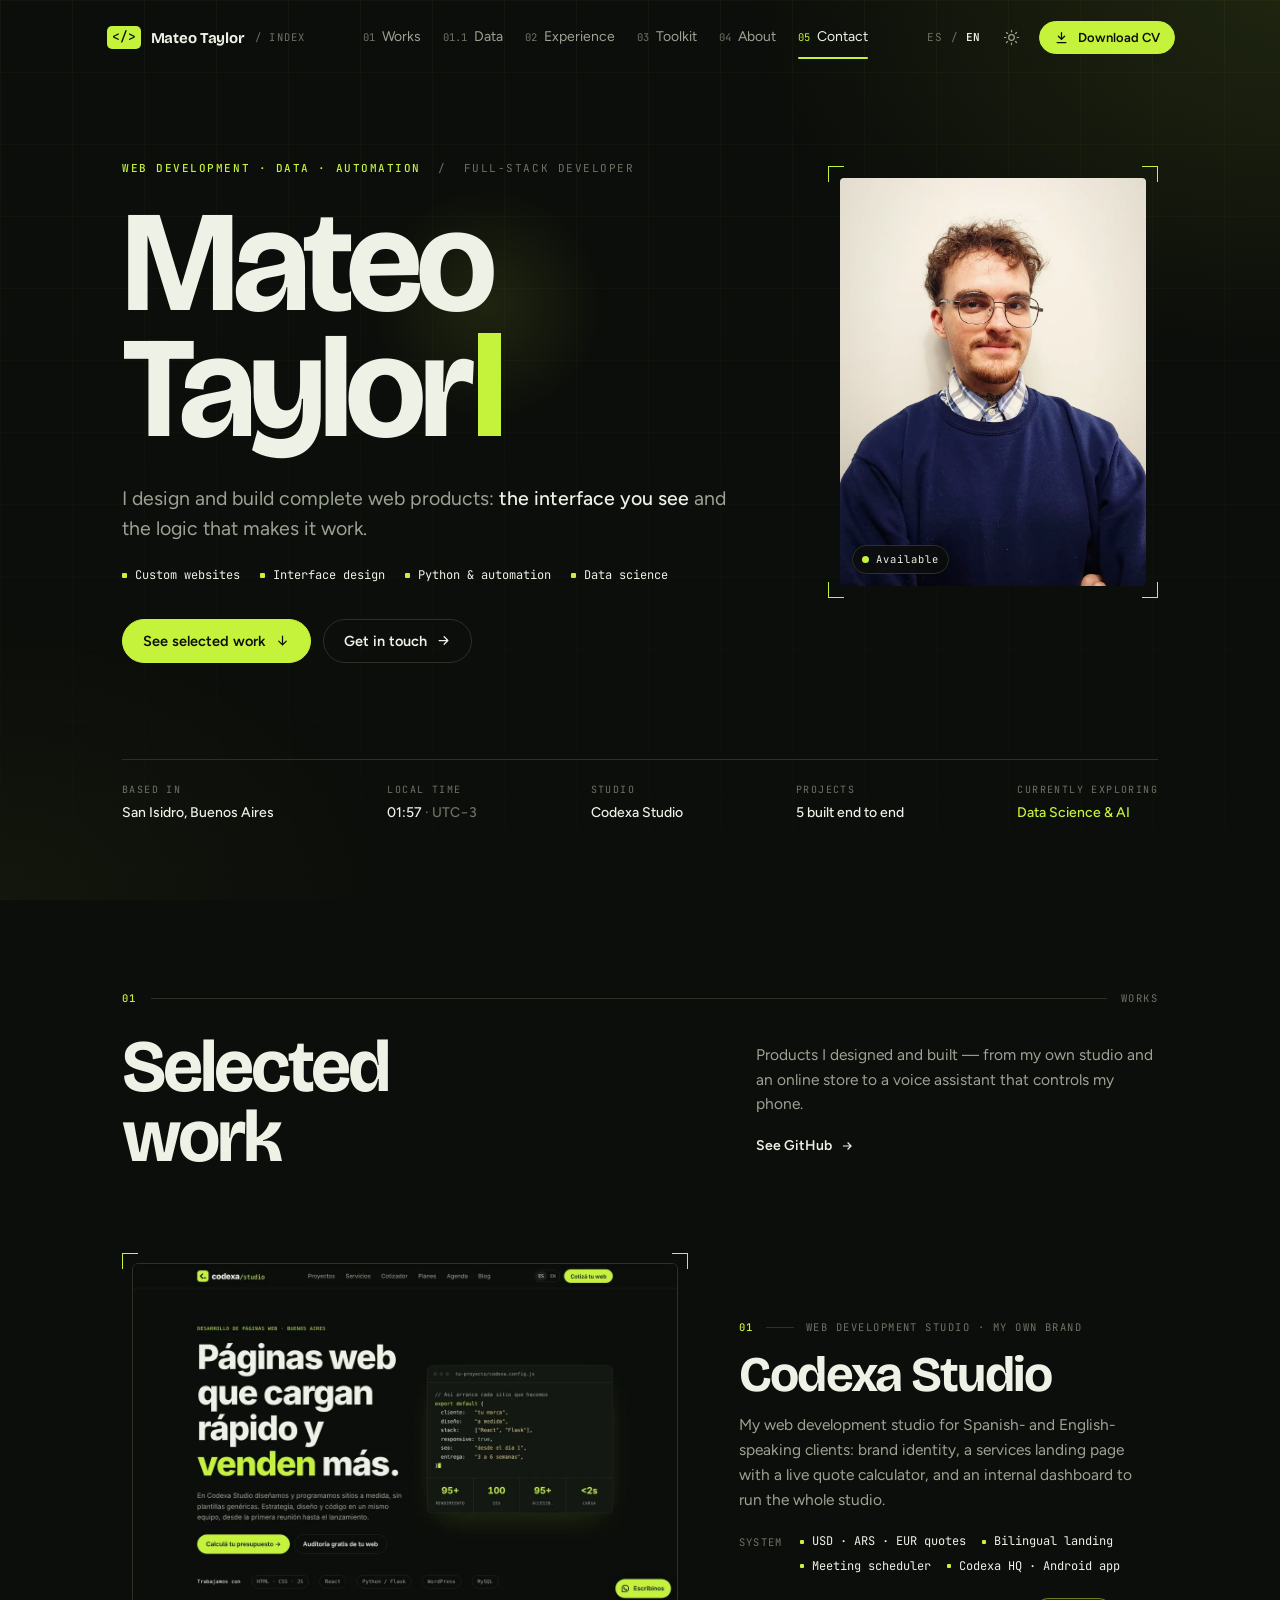
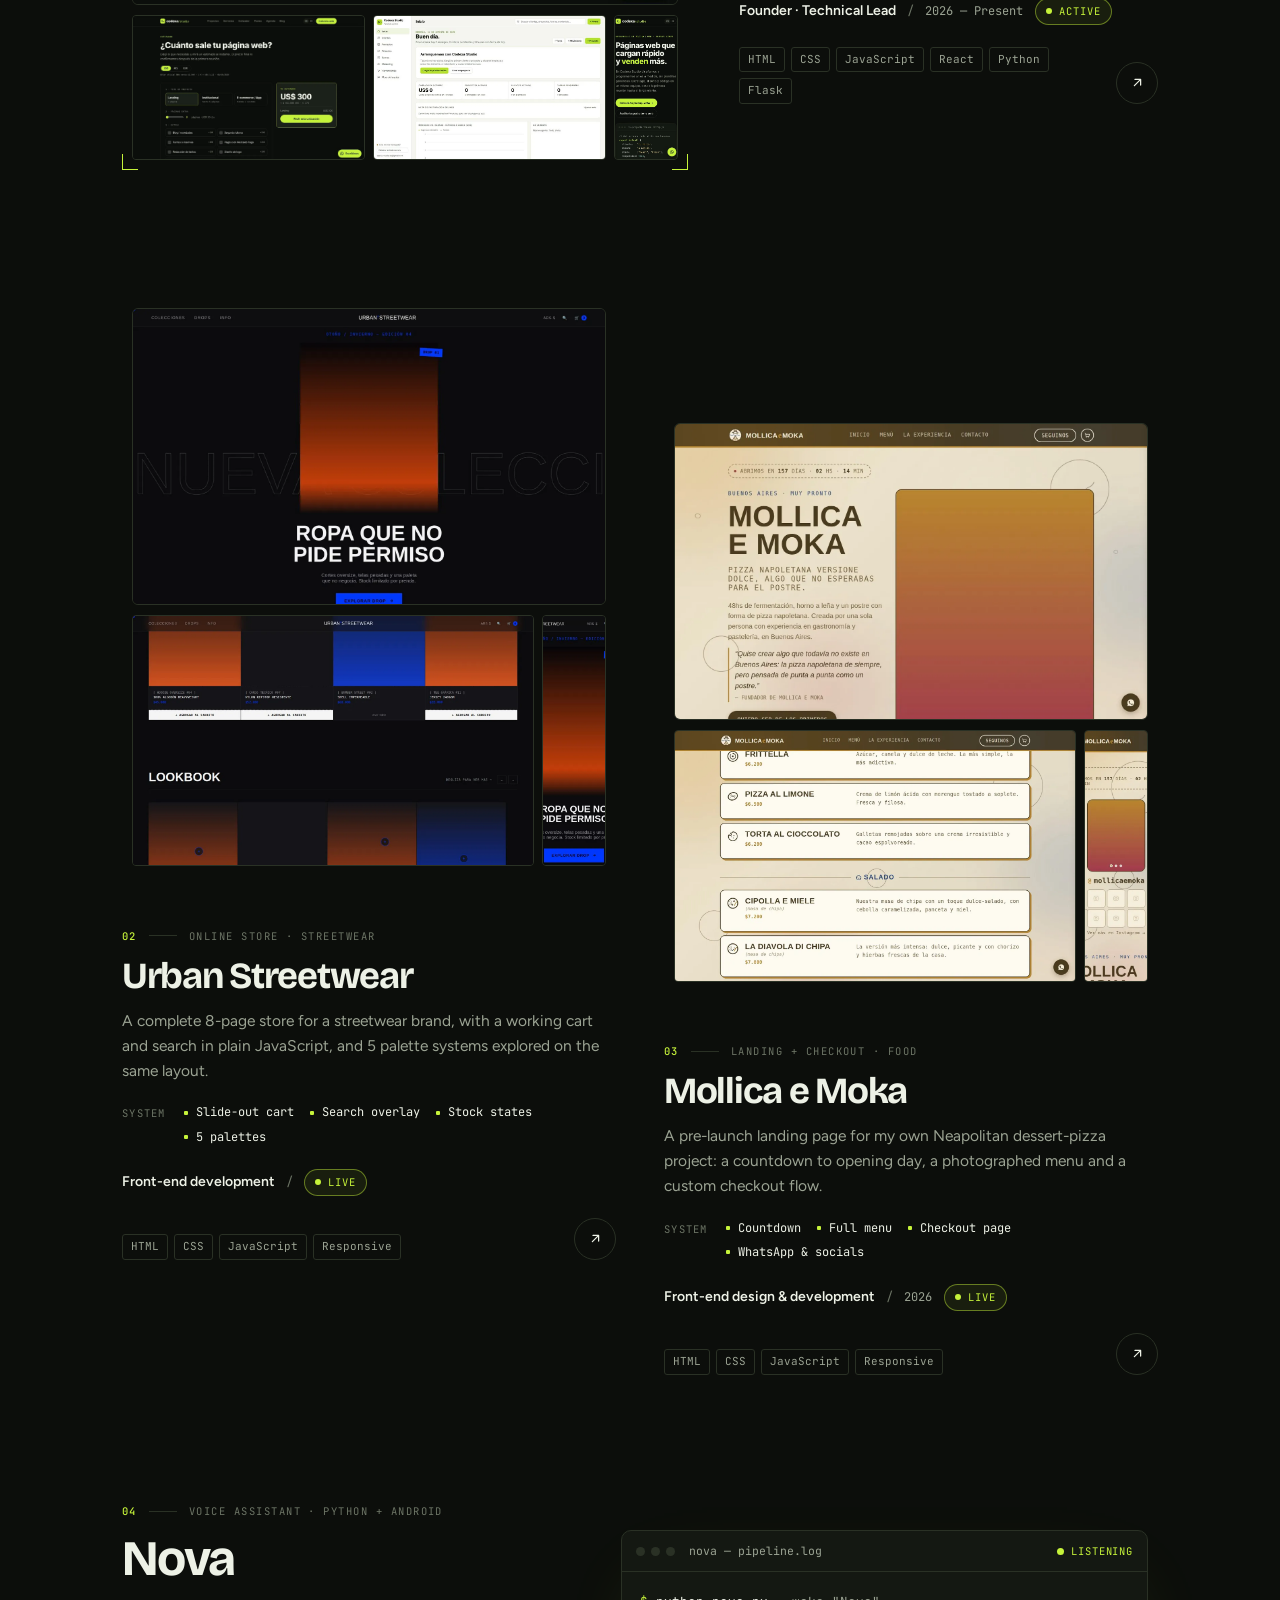
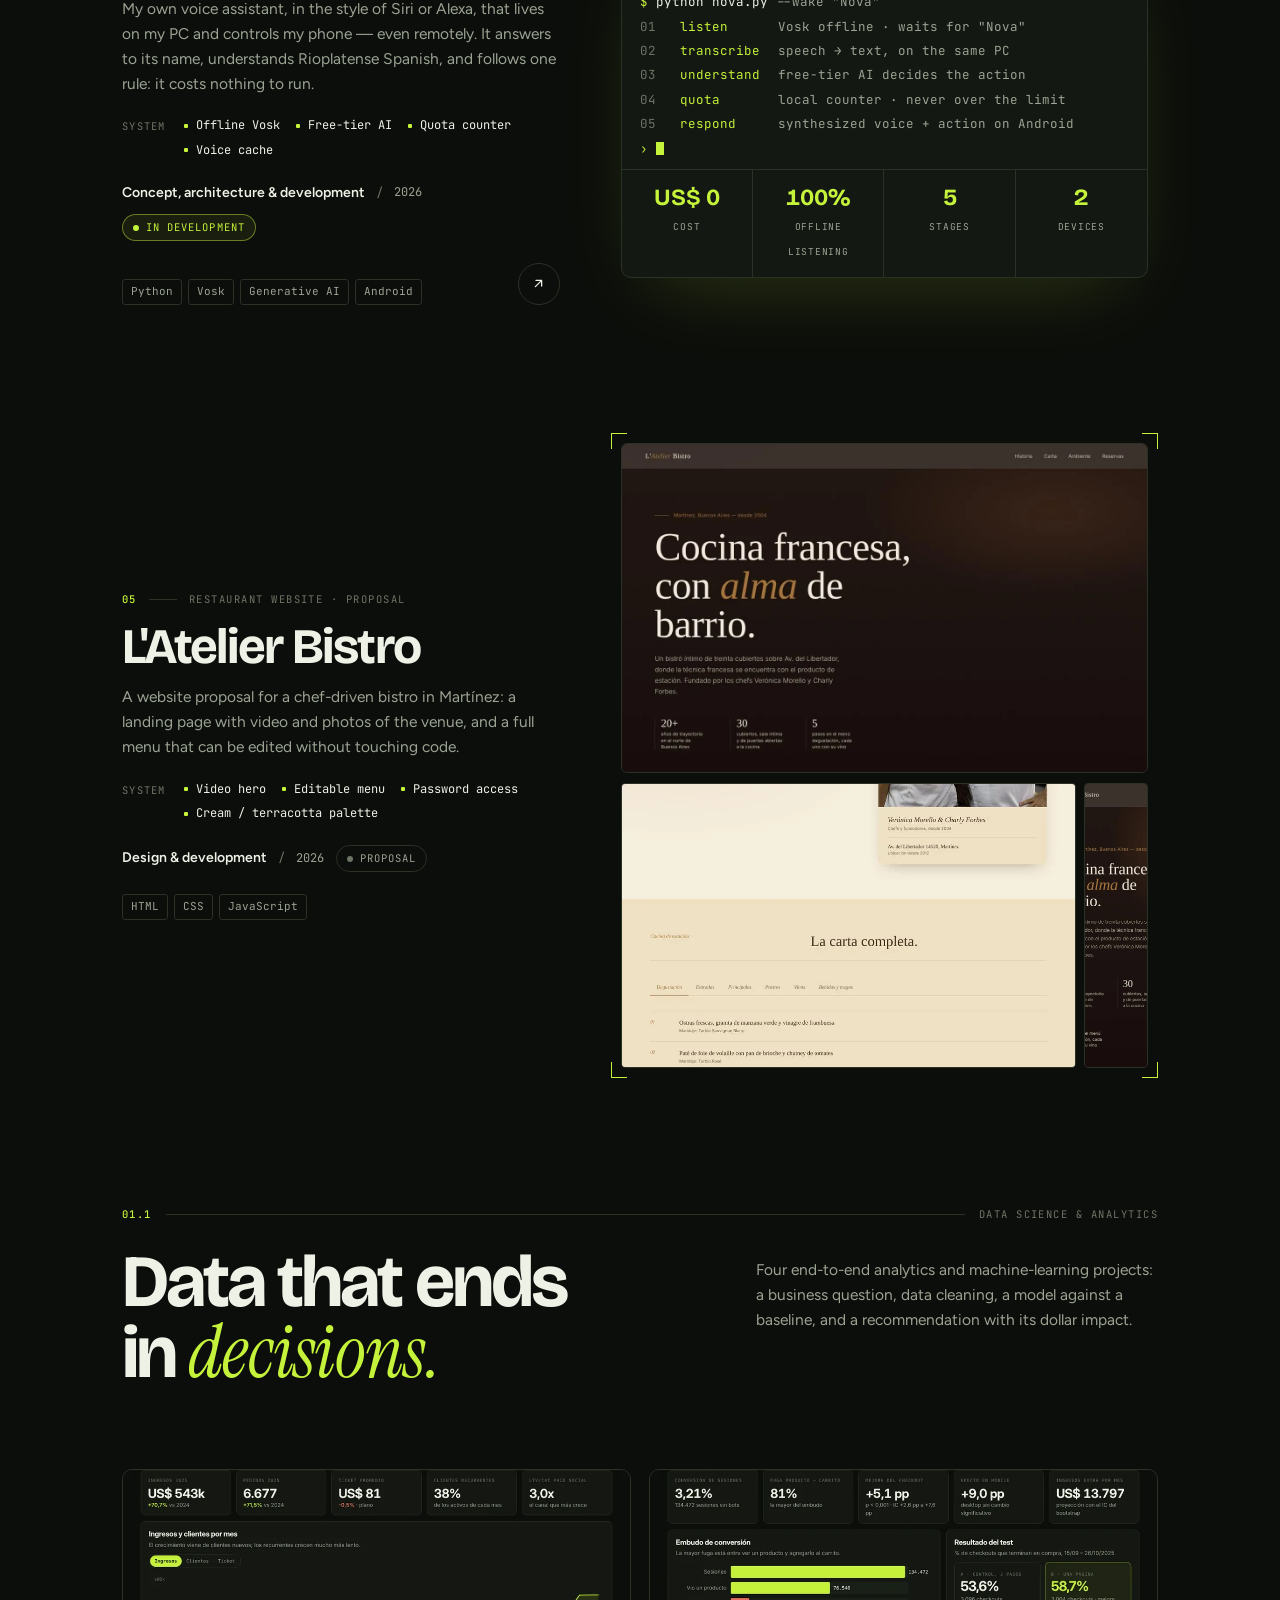
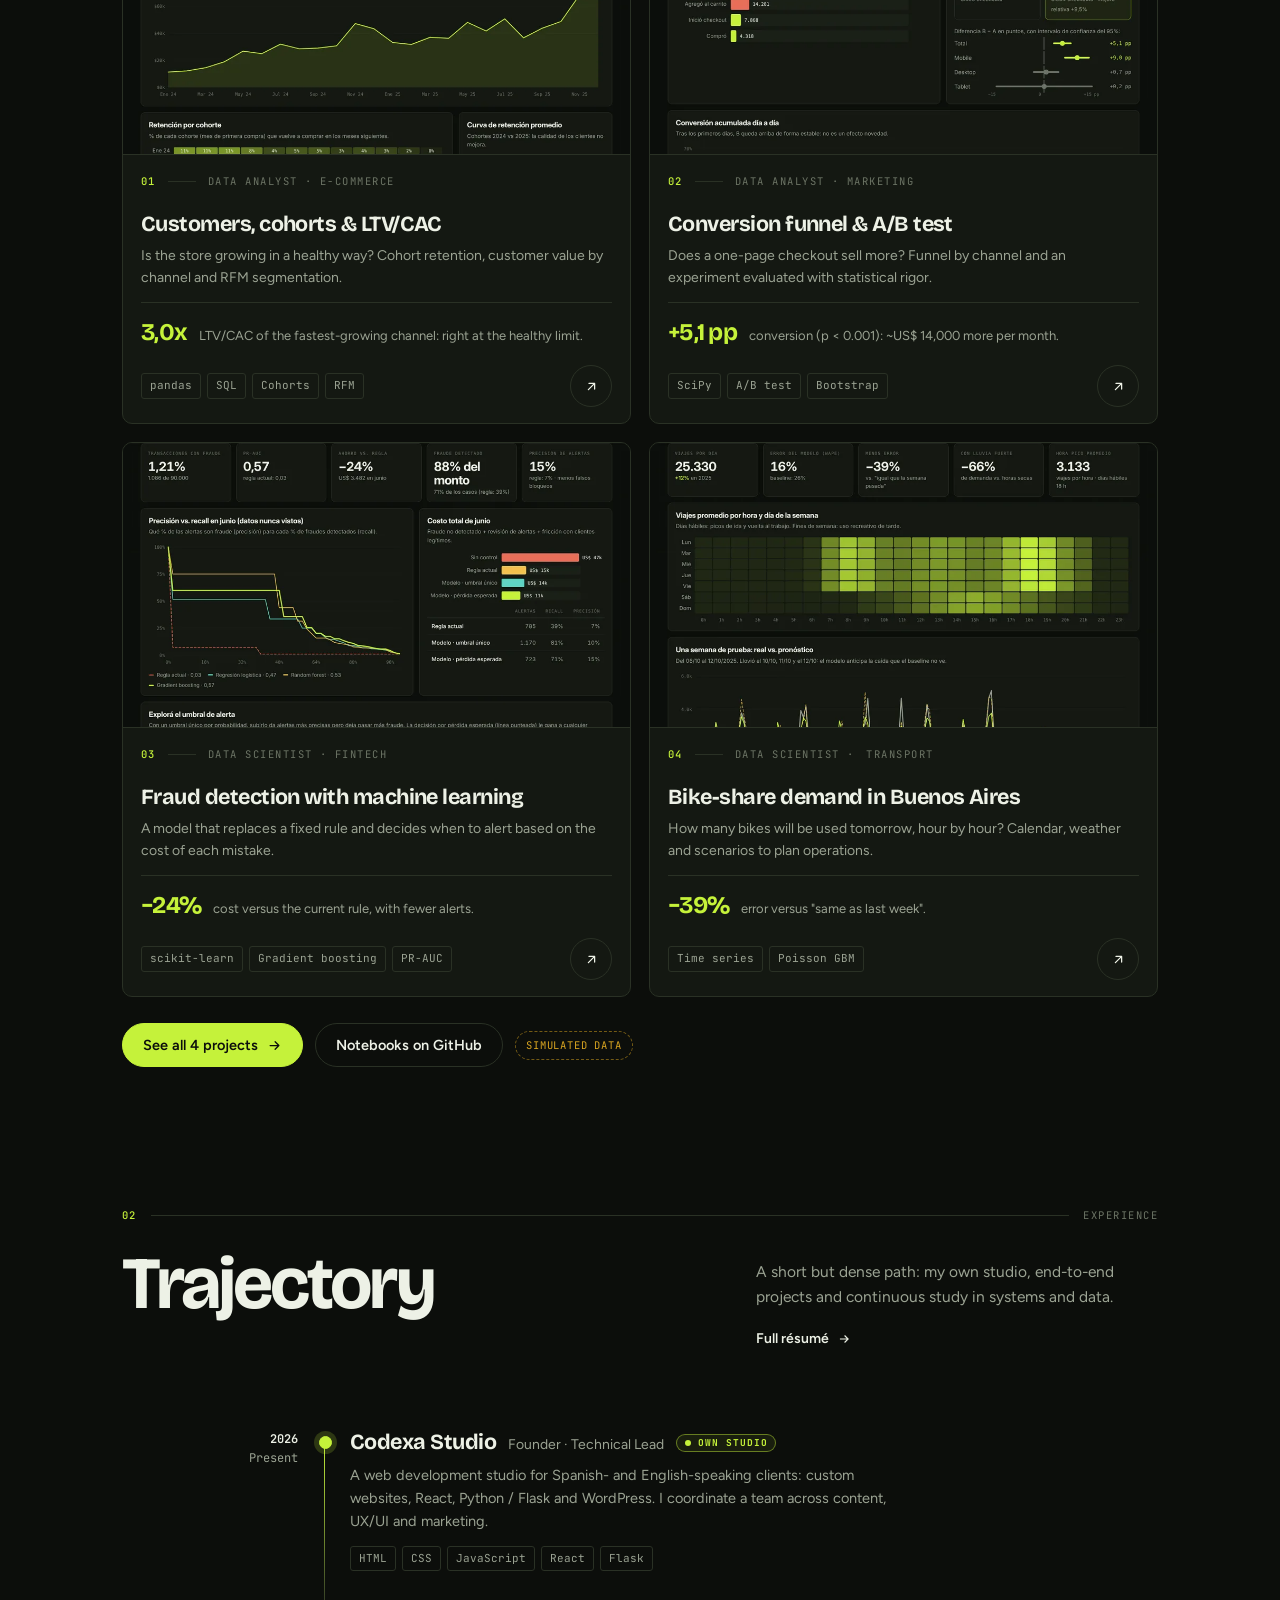
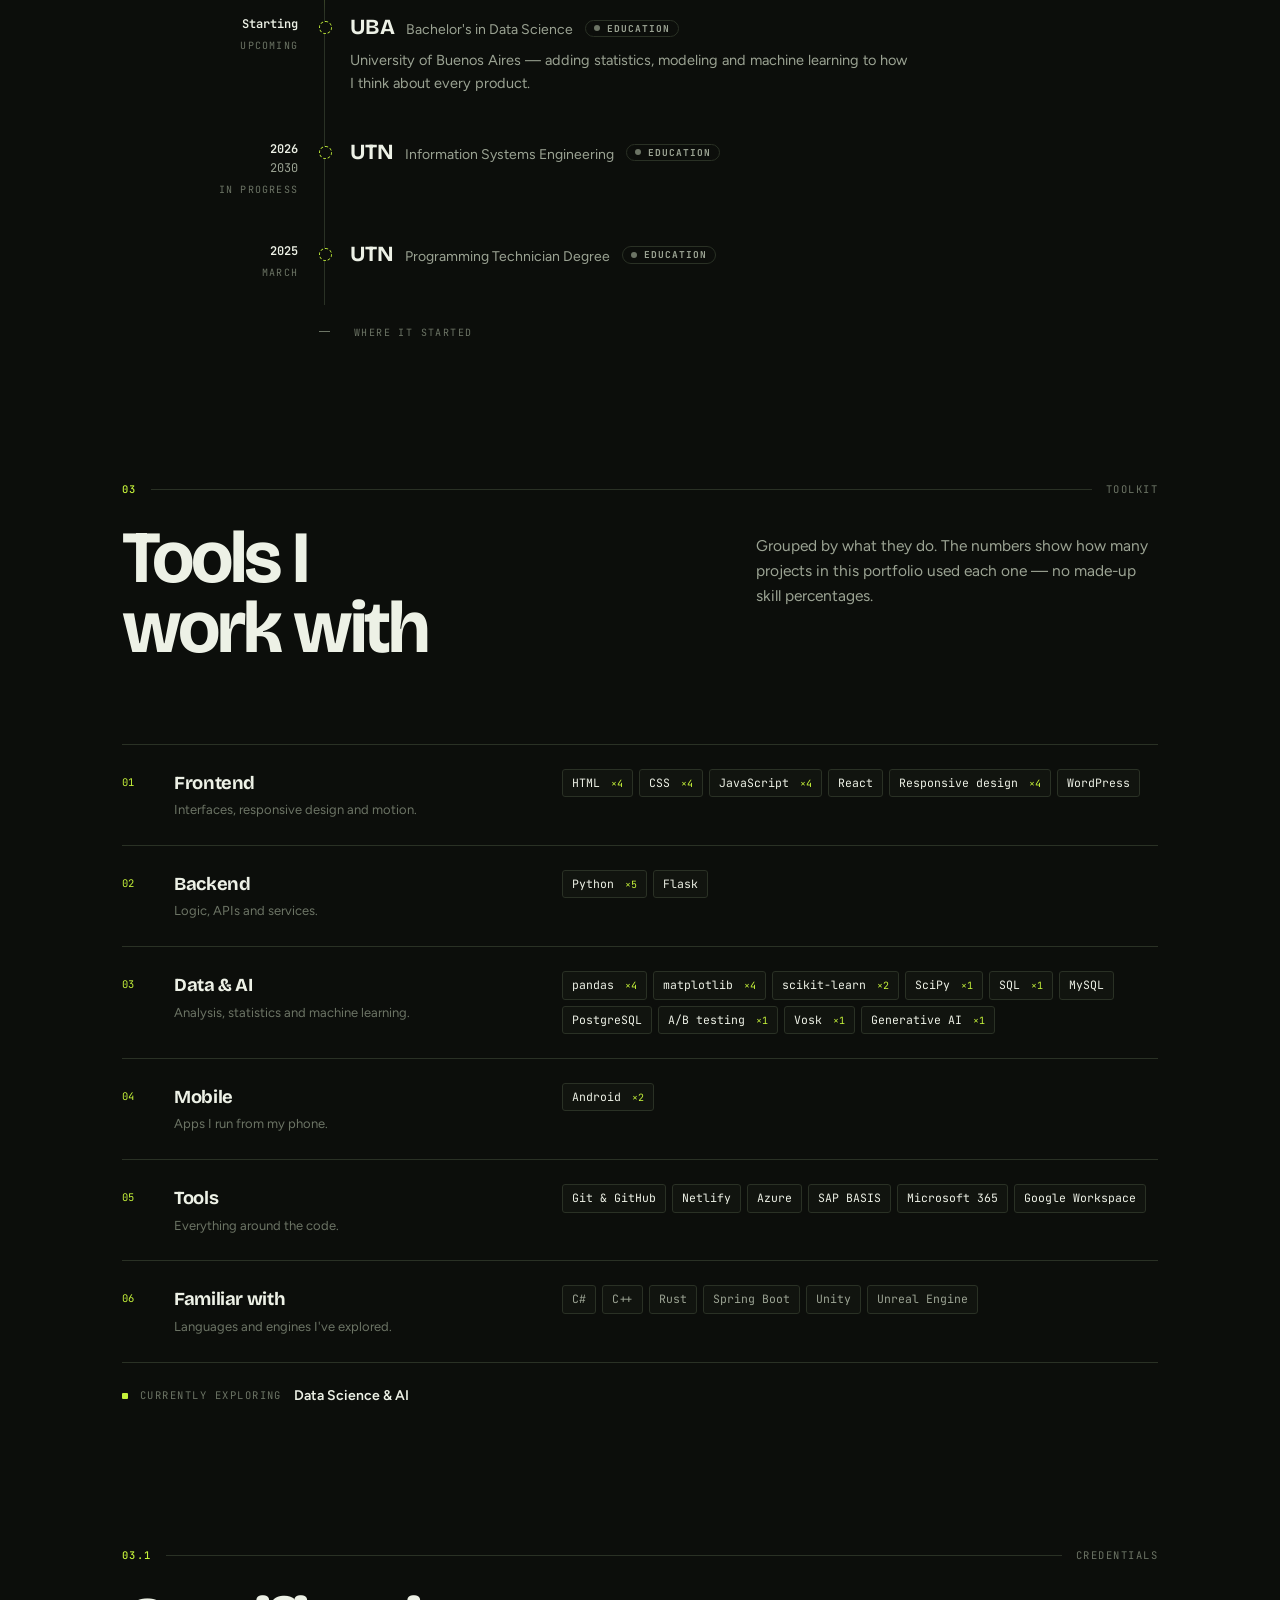
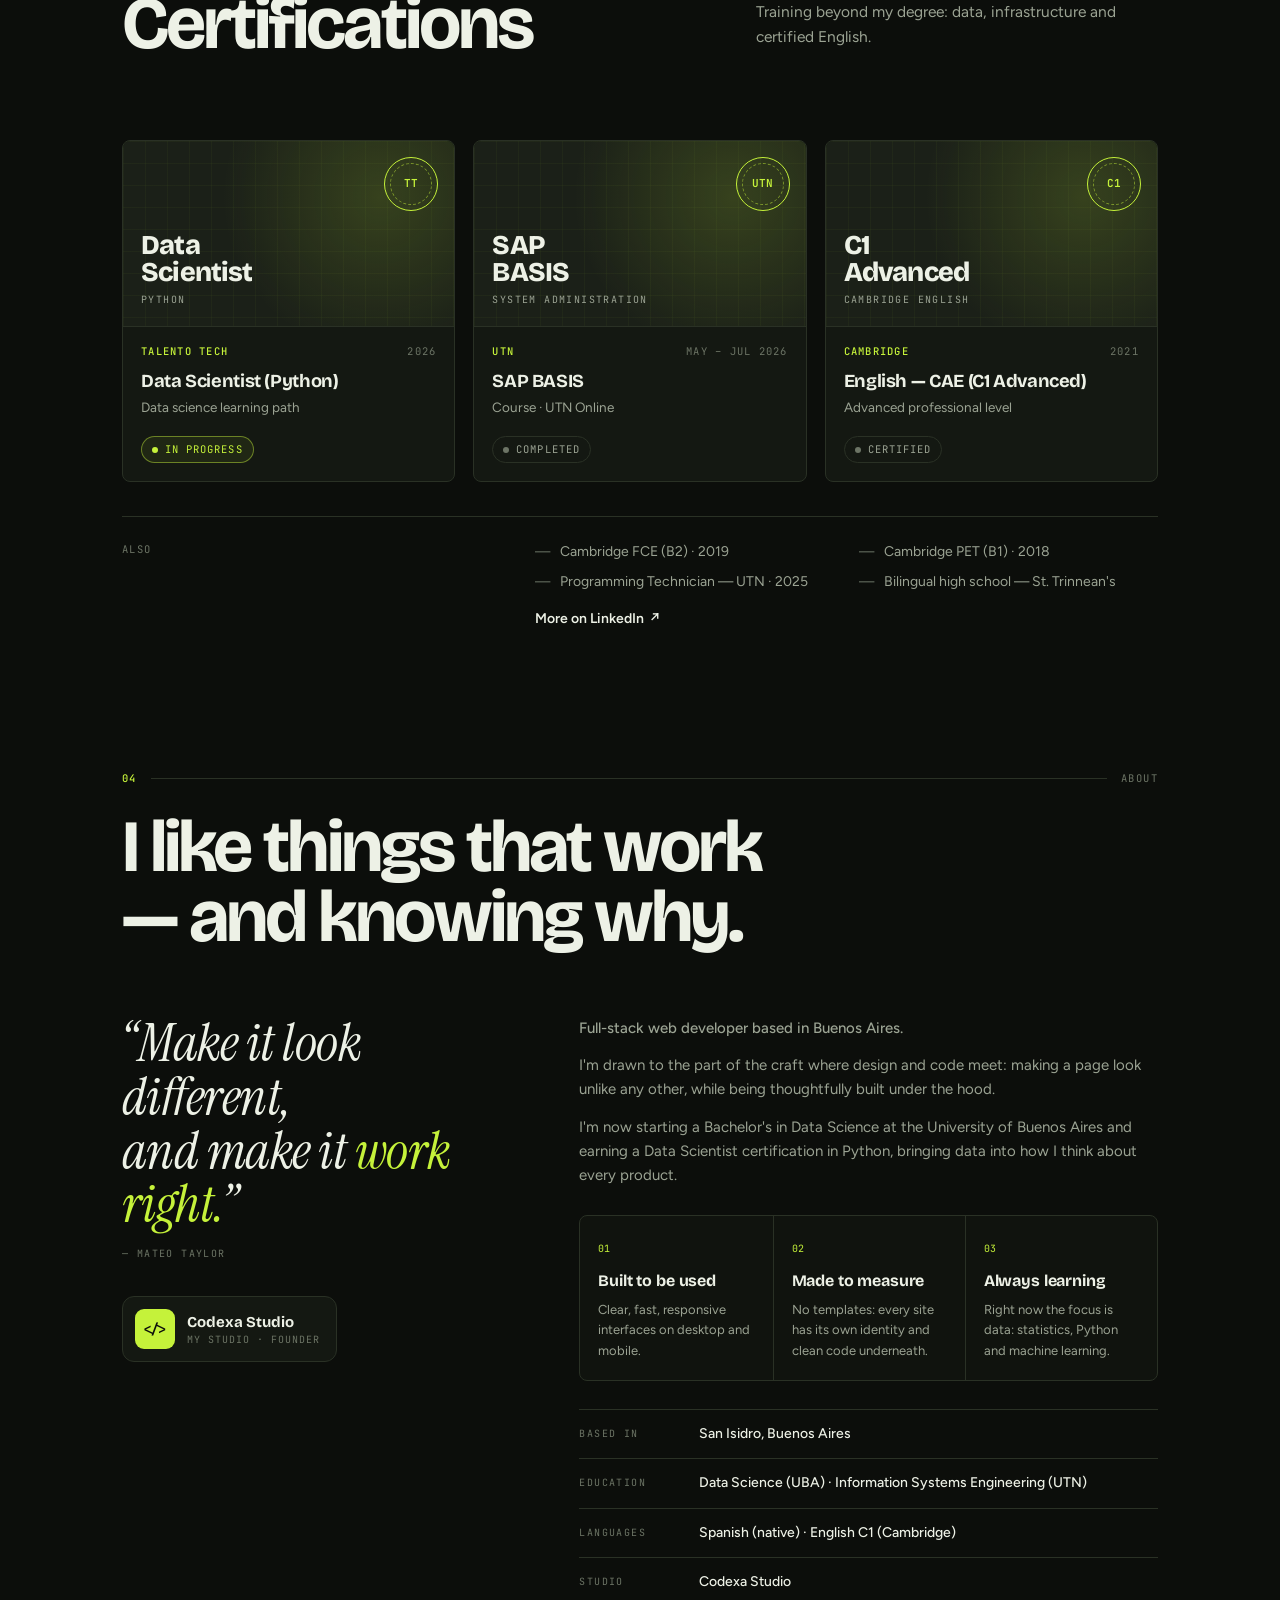
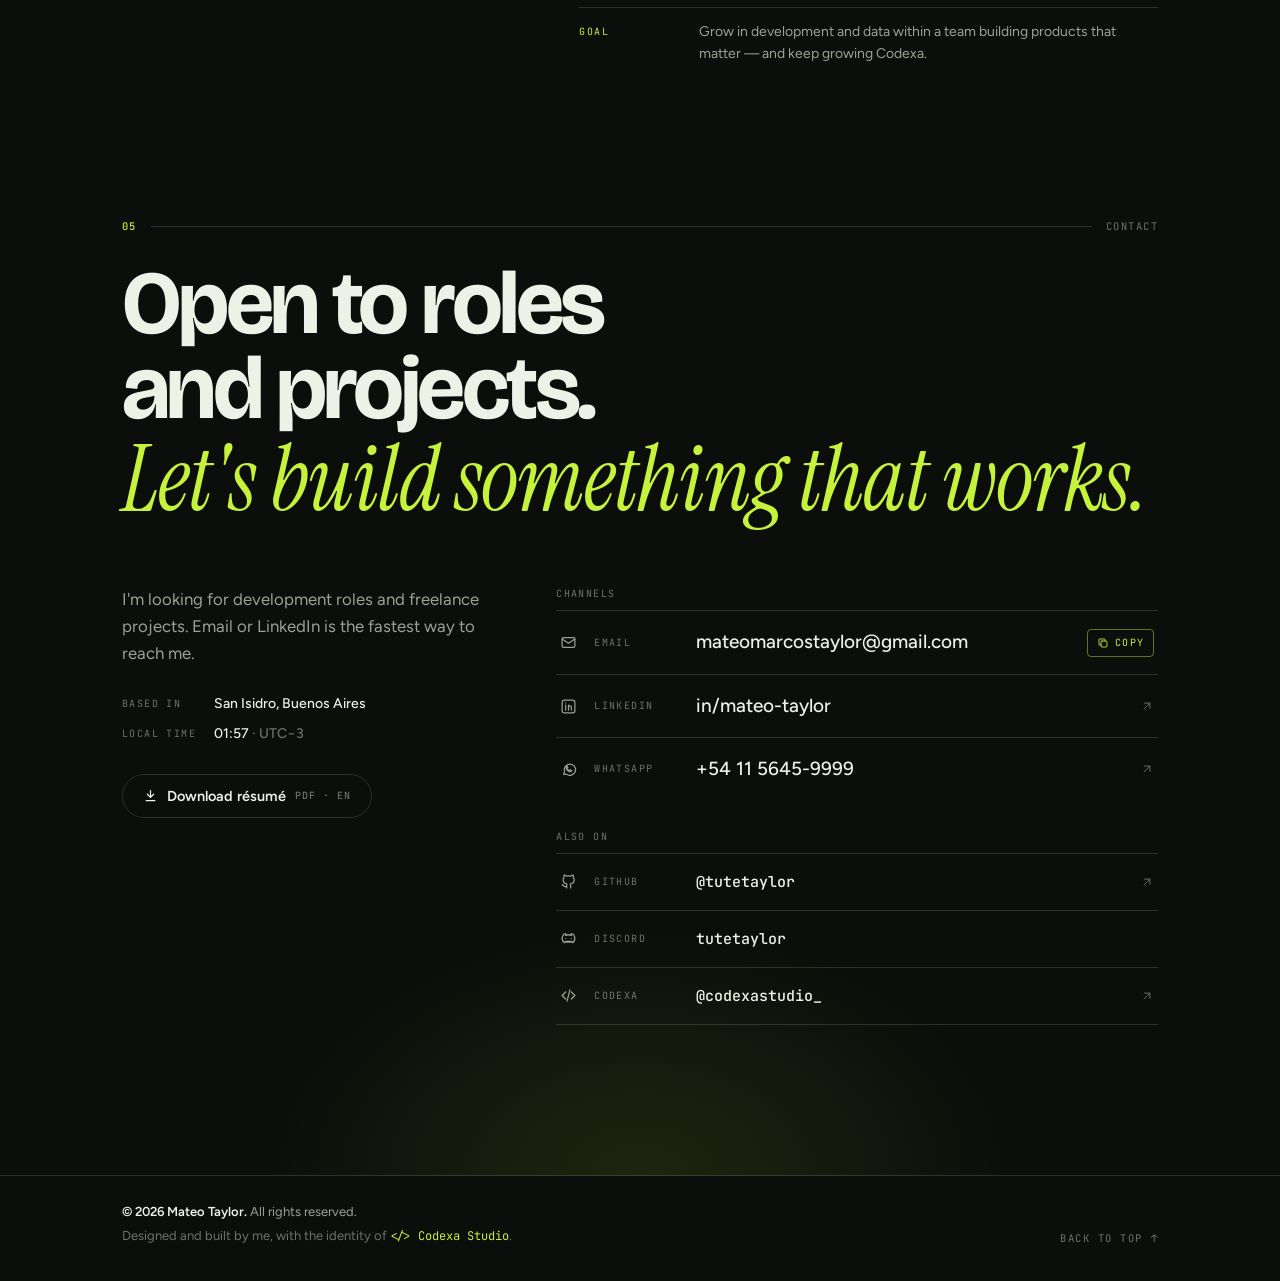
<file: index.html>
<!doctype html>
<html lang="es" data-theme="dark">
<head>
<meta charset="utf-8">
<meta name="viewport" content="width=device-width, initial-scale=1">
<title>Mateo Taylor — Desarrollador Web Full-Stack</title>
<meta name="description" content="Mateo Taylor — Desarrollador web full-stack en Buenos Aires, estudiante de Ciencia de Datos (UBA). Portfolio de proyectos.">
<meta name="theme-color" content="#0c0e0b">
<meta property="og:type" content="website">
<meta property="og:title" content="Mateo Taylor — Desarrollador Web Full-Stack">
<meta property="og:description" content="Desarrollador web full-stack y estudiante de Ciencia de Datos. Proyectos: Codexa Studio, Urban Streetwear, Mollica e Moka, Nova y L'Atelier Bistro.">
<meta property="og:url" content="https://www.taylorsportafolio.com/">
<meta property="og:image" content="https://www.taylorsportafolio.com/img/og.jpg">
<meta property="og:image:width" content="1200"><meta property="og:image:height" content="630">
<meta name="twitter:card" content="summary_large_image">
<meta name="twitter:image" content="https://www.taylorsportafolio.com/img/og.jpg">
<link rel="icon" href="img/favicon.svg" type="image/svg+xml">
<link rel="preconnect" href="https://fonts.googleapis.com"><link rel="preconnect" href="https://fonts.gstatic.com" crossorigin>
<link href="https://fonts.googleapis.com/css2?family=Bricolage+Grotesque:opsz,wght@12..96,500;12..96,600;12..96,700;12..96,800&family=Figtree:wght@400;500;600&family=JetBrains+Mono:wght@400;500;600&family=Instrument+Serif:ital@0;1&display=swap" rel="stylesheet">
<script>
  (function(){ try{ var t=localStorage.getItem('mt-theme'); if(t==='light'||t==='dark') document.documentElement.dataset.theme=t; }catch(e){} document.documentElement.classList.add('js'); })();
</script>
<style>
/* ============ TOKENS — paleta Codexa Studio ============ */
:root{
  --bg:#0c0e0b; --bg-2:#0f120d; --surface:#141812; --surface-2:#1b2018;
  --line:#2a3125; --line-soft:#1c2119;
  --fg:#edf1e6; --muted:#9ba393; --dim:#6c7465;
  --lime:#c5f23a; --lime-dim:#9cc21f; --acc:#c5f23a; --ink:#0c0e0b;
  --grid:rgba(197,242,58,.035); --glow:rgba(197,242,58,.10);
  --shot-bg:#10130e;
  --display:"Bricolage Grotesque","Inter Display","Arial Narrow",system-ui,sans-serif;
  --body:"Figtree","Inter",system-ui,-apple-system,"Segoe UI",sans-serif;
  --mono:"JetBrains Mono","DejaVu Sans Mono",ui-monospace,Menlo,monospace;
  --serif:"Instrument Serif","TeX Gyre Pagella",Georgia,serif;
  --max:1100px;
  color-scheme:dark;
}
:root[data-theme="light"]{
  --bg:#f3f5ee; --bg-2:#eef1e7; --surface:#ffffff; --surface-2:#e9ede1;
  --line:#d3d9c8; --line-soft:#e2e6da;
  --fg:#12150f; --muted:#596152; --dim:#868e7d;
  --acc:#557300; --ink:#0c0e0b;
  --grid:rgba(85,115,0,.06); --glow:rgba(160,205,30,.18);
  --shot-bg:#e4e8dc;
  color-scheme:light;
}
*{box-sizing:border-box;margin:0;padding:0}
html{scroll-behavior:smooth;-webkit-text-size-adjust:100%;overflow-x:clip}
body{background:var(--bg);color:var(--fg);font-family:var(--body);font-size:16px;line-height:1.6;-webkit-font-smoothing:antialiased;overflow-x:hidden;transition:background .3s,color .3s}
img{display:block;max-width:100%;height:auto}
a{color:inherit;text-decoration:none}
button{font:inherit;color:inherit;background:none;border:0;cursor:pointer}
::selection{background:var(--lime);color:var(--ink)}
:focus-visible{outline:2px solid var(--lime);outline-offset:3px;border-radius:4px}
.wrap{max-width:var(--max);margin-inline:auto;padding-inline:clamp(16px,4vw,32px)}
.hero-grid>*,.work>*,.pair>*,.sec-head>*,.about-grid>*,.c-grid>*,.qa-ex>*,.kit-row>*,.tl-item>*,.certs>*,.extra>*{min-width:0}
.mono{font-family:var(--mono)}
.acc{color:var(--acc)}

/* fondo: grilla + brillo + spotlight del cursor */
.bg-grid{position:fixed;inset:0;z-index:-2;pointer-events:none;
  background-image:linear-gradient(var(--grid) 1px,transparent 1px),linear-gradient(90deg,var(--grid) 1px,transparent 1px);
  background-size:72px 72px;
  mask-image:linear-gradient(180deg,#000 0%,rgba(0,0,0,.55) 60%,rgba(0,0,0,.25) 100%)}
.bg-glow{position:fixed;inset:0;z-index:-1;pointer-events:none;
  background:radial-gradient(900px 600px at 100% 0%,var(--glow),transparent 60%),radial-gradient(700px 500px at 0% 100%,rgba(197,242,58,.04),transparent 60%)}
.fx-spot{position:fixed;left:0;top:0;width:520px;height:520px;margin:-260px 0 0 -260px;border-radius:50%;pointer-events:none;z-index:-1;
  background:radial-gradient(circle,rgba(197,242,58,.075),transparent 62%);opacity:0;transition:opacity .4s;will-change:transform}
:root[data-theme="light"] .fx-spot{background:radial-gradient(circle,rgba(130,170,10,.10),transparent 62%)}
@media (hover:none),(prefers-reduced-motion:reduce){.fx-spot{display:none}}

/* ============ NAV ============ */
.nav{position:fixed;top:10px;left:0;right:0;z-index:50;pointer-events:none}
.nav-in{pointer-events:auto;max-width:calc(var(--max) - 0px);margin:0 auto;display:flex;align-items:center;justify-content:space-between;gap:18px;
  padding:10px 14px 10px 16px;border:1px solid transparent;border-radius:12px;transition:background .3s,border-color .3s,backdrop-filter .3s}
.nav.stuck .nav-in{background:color-mix(in srgb,var(--bg) 82%,transparent);border-color:var(--line);backdrop-filter:blur(12px);-webkit-backdrop-filter:blur(12px)}
.brand{display:flex;align-items:center;gap:10px;font-family:var(--display);font-weight:700;font-size:15px;letter-spacing:-.01em;white-space:nowrap}
.brand b{font-family:var(--mono);font-weight:500;font-size:13px;color:var(--ink);background:var(--lime);border-radius:5px;padding:1px 5px}
.brand small{font-family:var(--mono);font-size:10.5px;letter-spacing:.12em;color:var(--dim);font-weight:400}
.links{display:flex;gap:22px;list-style:none}
.links a{font-size:14px;color:var(--muted);display:flex;gap:7px;align-items:baseline;padding:4px 0;position:relative;transition:color .2s}
.links a i{font-style:normal;font-family:var(--mono);font-size:10.5px;color:var(--dim)}
.links a:hover,.links a.on{color:var(--fg)}
.links a.on i{color:var(--acc)}
.links a.on::after{content:'';position:absolute;left:0;right:0;bottom:-6px;height:2px;background:var(--lime);border-radius:2px}
.tools{display:flex;align-items:center;gap:12px}
.lang{display:flex;align-items:center;gap:6px;font-family:var(--mono);font-size:11px;color:var(--dim)}
.lang button{font-family:var(--mono);font-size:11px;letter-spacing:.06em;color:var(--dim);padding:2px}
.lang button[aria-pressed="true"]{color:var(--fg);font-weight:600}
.icon-btn{width:32px;height:32px;display:grid;place-items:center;border-radius:8px;color:var(--muted);transition:color .2s,background .2s}
.icon-btn:hover{color:var(--fg);background:var(--surface-2)}
.icon-btn svg{width:17px;height:17px;stroke:currentColor;fill:none;stroke-width:1.7;stroke-linecap:round;stroke-linejoin:round}
.btn{display:inline-flex;align-items:center;gap:9px;font:600 14.5px var(--body);padding:12px 20px;border-radius:999px;border:1px solid var(--line);color:var(--fg);transition:transform .15s,background .2s,border-color .2s,color .2s;white-space:nowrap}
.btn svg{width:15px;height:15px;stroke:currentColor;fill:none;stroke-width:2;stroke-linecap:round;stroke-linejoin:round}
.btn:hover{border-color:var(--muted);transform:translateY(-1px)}
.btn.primary{background:var(--lime);border-color:var(--lime);color:var(--ink)}
.btn.primary:hover{background:var(--lime-dim);border-color:var(--lime-dim)}
.btn.sm{padding:8px 14px;font-size:13px}
.btn small{font-family:var(--mono);font-size:10px;letter-spacing:.1em;color:var(--dim);font-weight:500}
.menu-btn{display:none}
@media (max-width:960px){
  .links{display:none}
  .menu-btn{display:grid}
  .nav.open .links{display:flex;position:absolute;top:calc(100% + 8px);left:16px;right:16px;flex-direction:column;gap:4px;padding:12px;
    background:var(--surface);border:1px solid var(--line);border-radius:12px}
  .nav.open .links a{padding:10px 8px;font-size:16px}
  .nav.open .links a.on::after{display:none}
  .nav{top:0}
  .nav-in{border-radius:0;border-width:0 0 1px 0}
  .nav .nav-in{background:color-mix(in srgb,var(--bg) 88%,transparent);backdrop-filter:blur(12px);-webkit-backdrop-filter:blur(12px);border-color:var(--line)}
}
@media (max-width:560px){ .brand small,.tools .btn span.lbl{display:none} .tools .btn.sm{padding:8px 10px} }

/* ============ HERO ============ */
.hero{padding:clamp(120px,15vw,160px) 0 0}
.hero-grid{display:grid;grid-template-columns:1.4fr .8fr;gap:clamp(28px,5vw,64px);align-items:start}
.kicker{font-family:var(--mono);font-size:11px;letter-spacing:.14em;text-transform:uppercase;color:var(--dim)}
.kicker b{color:var(--acc);font-weight:500}
.name{font-family:var(--display);font-weight:700;font-size:clamp(4.2rem,11.5vw,9rem);line-height:.88;letter-spacing:-.045em;margin:22px 0 30px;position:relative}
.name .ln{display:block}
.caret{display:inline-block;width:.16em;height:.72em;background:var(--lime);margin-left:.06em;vertical-align:baseline;animation:blink 1.1s steps(1) infinite}
@keyframes blink{50%{opacity:0}}
.name::before{content:'';position:absolute;left:38%;top:-10%;width:min(260px,50vw);height:min(260px,50vw);border-radius:50%;background:radial-gradient(circle,var(--glow),transparent 65%);z-index:-1;filter:blur(4px)}
.lead{font-size:clamp(1.05rem,1.6vw,1.22rem);color:var(--muted);max-width:56ch;line-height:1.55}
.lead strong{color:var(--fg);font-weight:500}
.chips{display:flex;flex-wrap:wrap;gap:8px 20px;margin-top:22px;font-family:var(--mono);font-size:12px;color:var(--fg)}
.chips>span{display:flex;align-items:center;gap:8px}
.chips>span::before{content:'';width:5px;height:5px;background:var(--lime);border-radius:1px}
.ctas{display:flex;flex-wrap:wrap;gap:12px;margin-top:34px}
.portrait{position:relative;padding:12px;margin-top:6px;justify-self:end;width:min(100%,330px)}
.portrait img{width:100%;aspect-ratio:3/4;object-fit:cover;object-position:50% 20%;border-radius:4px;filter:saturate(.95) contrast(1.02)}
.brk{position:absolute;width:16px;height:16px;border:0 solid var(--lime);pointer-events:none}
.brk.k1{top:0;left:0;border-top-width:1.5px;border-left-width:1.5px}
.brk.k2{top:0;right:0;border-top-width:1.5px;border-right-width:1.5px}
.brk.k3{bottom:0;left:0;border-bottom-width:1.5px;border-left-width:1.5px}
.brk.k4{bottom:0;right:0;border-bottom-width:1.5px;border-right-width:1.5px}
.portrait .tag{position:absolute;left:24px;bottom:24px;font-family:var(--mono);font-size:10.5px;letter-spacing:.1em;color:var(--fg);background:color-mix(in srgb,var(--bg) 78%,transparent);backdrop-filter:blur(6px);border:1px solid var(--line);padding:5px 9px;border-radius:999px;display:flex;align-items:center;gap:7px}
.dot{width:7px;height:7px;border-radius:50%;background:var(--lime);box-shadow:0 0 0 0 rgba(197,242,58,.6);animation:pulse 2s infinite}
@keyframes pulse{0%{box-shadow:0 0 0 0 rgba(197,242,58,.55)}70%{box-shadow:0 0 0 8px rgba(197,242,58,0)}100%{box-shadow:0 0 0 0 rgba(197,242,58,0)}}
.meta{display:grid;grid-template-columns:repeat(5,auto);justify-content:space-between;gap:20px;margin-top:clamp(56px,8vw,96px);padding:22px 0 26px;border-top:1px solid var(--line)}
.meta div{display:flex;flex-direction:column;gap:4px}
.meta div>span{font-family:var(--mono);font-size:10px;letter-spacing:.14em;text-transform:uppercase;color:var(--dim)}
.meta b{font-weight:500;font-size:14px}
.meta b em{font-style:normal;color:var(--dim)}
@media (max-width:860px){
  .hero-grid{grid-template-columns:1fr}
  .portrait{justify-self:start;width:min(70%,280px);order:-1;margin:0 0 8px}
  .meta{grid-template-columns:1fr 1fr}
}

/* ============ SECTION HEAD ============ */
section{position:relative}
.sec{padding:clamp(80px,11vw,140px) 0 0}
.sec-bar{display:flex;align-items:center;gap:14px;font-family:var(--mono);font-size:10.5px;letter-spacing:.14em;text-transform:uppercase;color:var(--dim);margin-bottom:26px}
.sec-bar b{color:var(--acc);font-weight:500}
.sec-bar::after{content:'';order:1;flex:1;height:1px;background:var(--line)}
.sec-bar span{order:2}
.sec-head{display:grid;grid-template-columns:1.2fr .8fr;gap:32px;align-items:start;margin-bottom:clamp(48px,7vw,80px)}
h2{font-family:var(--display);font-weight:700;font-size:clamp(2.6rem,6.4vw,4.6rem);line-height:.95;letter-spacing:-.04em}
h2 .it{font-family:var(--serif);font-style:italic;font-weight:400;letter-spacing:-.01em;color:var(--acc)}
.sec-head p{color:var(--muted);font-size:15.5px;max-width:42ch;padding-top:10px}
.sec-head .more{display:inline-flex;gap:8px;align-items:center;margin-top:18px;font-size:14px;font-weight:600;color:var(--fg)}
.sec-head .more svg{width:14px;height:14px;stroke:currentColor;fill:none;stroke-width:2;transition:transform .2s}
.sec-head .more:hover svg{transform:translateX(3px)}
@media (max-width:760px){.sec-head{grid-template-columns:1fr;gap:12px}}

/* ============ WORKS ============ */
.work{display:grid;gap:clamp(28px,4vw,56px);align-items:center;margin-bottom:clamp(80px,10vw,130px)}
.work.feat{grid-template-columns:1.35fr 1fr}
.work.feat.rev{grid-template-columns:1fr 1.25fr}
.work.feat.rev .w-media{order:2}
.pair{display:grid;grid-template-columns:1fr 1fr;gap:clamp(28px,4vw,48px);margin-bottom:clamp(80px,10vw,130px);align-items:start}
.pair .work{margin:0;grid-template-columns:1fr;align-items:start}
.pair .work:nth-child(2){margin-top:clamp(0px,9vw,120px)}
.w-media{position:relative;padding:10px}
.shot{position:relative;border-radius:6px;overflow:hidden;background:var(--shot-bg);border:1px solid var(--line);cursor:zoom-in}
.shot img{width:100%;transition:transform .6s cubic-bezier(.2,.7,.2,1)}
.w-media:hover .shot img{transform:scale(1.02)}
.shot::after{content:'';position:absolute;right:12px;bottom:12px;width:32px;height:32px;border-radius:50%;
  background:var(--lime) url("data:image/svg+xml,%3Csvg xmlns='http://www.w3.org/2000/svg' viewBox='0 0 24 24' fill='none' stroke='%230c0e0b' stroke-width='2.2' stroke-linecap='round'%3E%3Ccircle cx='11' cy='11' r='6'/%3E%3Cpath d='M15.5 15.5l4 4M11 8.5v5M8.5 11h5'/%3E%3C/svg%3E") center/16px no-repeat;
  opacity:0;transform:translateY(4px);transition:.25s}
.w-media:hover .shot::after,.thumbs button:hover::after{opacity:1;transform:none}
@media (hover:none){.shot::after{opacity:.92;transform:none;width:28px;height:28px}}
.w-media .brk{opacity:.0;transition:opacity .3s}
.w-media:hover .brk,.work.feat .w-media .brk{opacity:1}
.thumbs{display:flex;gap:8px;margin-top:10px}
.thumbs button{position:relative;flex:1;border-radius:4px;overflow:hidden;border:1px solid var(--line);background:var(--shot-bg);aspect-ratio:16/10;cursor:zoom-in;transition:border-color .2s}
.thumbs button.tall{flex:0 0 auto;width:clamp(44px,6vw,64px);aspect-ratio:auto}
.thumbs button img{width:100%;height:100%;object-fit:cover;object-position:top}
.thumbs button:hover{border-color:var(--acc)}
.w-cat{display:flex;align-items:center;gap:12px;font-family:var(--mono);font-size:10.5px;letter-spacing:.14em;text-transform:uppercase;color:var(--dim);margin-bottom:14px}
.w-cat b{color:var(--acc);font-weight:500}
.w-cat i{width:28px;height:1px;background:var(--line)}
.w-title{font-family:var(--display);font-weight:700;font-size:clamp(2rem,4.2vw,3.1rem);line-height:1;letter-spacing:-.035em;margin-bottom:14px}
.pair .w-title{font-size:clamp(1.7rem,3vw,2.3rem)}
.w-desc{color:var(--muted);font-size:15.5px;max-width:48ch}
.sys{display:grid;grid-template-columns:auto 1fr;gap:6px 18px;margin-top:20px;font-family:var(--mono);font-size:12px}
.sys>span{color:var(--dim);letter-spacing:.12em;font-size:10.5px;padding-top:2px}
.sys ul{list-style:none;display:flex;flex-wrap:wrap;gap:5px 16px}
.sys li{display:flex;align-items:center;gap:8px;color:var(--fg)}
.sys li::before{content:'';width:4px;height:4px;background:var(--lime);border-radius:1px}
.role{display:flex;flex-wrap:wrap;align-items:center;gap:10px 12px;margin-top:22px;font-size:14px}
.role b{font-weight:600}
.role .sep{color:var(--dim)}
.role .when{font-family:var(--mono);font-size:12px;color:var(--muted)}
.pill{display:inline-flex;align-items:center;gap:7px;font-family:var(--mono);font-size:10.5px;letter-spacing:.1em;text-transform:uppercase;padding:4px 10px;border-radius:999px;border:1px solid color-mix(in srgb,var(--lime) 45%,transparent);color:var(--acc);background:color-mix(in srgb,var(--lime) 7%,transparent)}
.pill::before{content:'';width:6px;height:6px;border-radius:50%;background:var(--lime)}
.pill.soft{border-color:var(--line);color:var(--muted);background:transparent}
.pill.soft::before{background:var(--dim)}
.w-foot{display:flex;align-items:flex-end;justify-content:space-between;gap:16px;margin-top:22px}
.tags{display:flex;flex-wrap:wrap;gap:6px}
.tags span{font-family:var(--mono);font-size:11px;color:var(--muted);border:1px solid var(--line);padding:3px 8px;border-radius:3px}
.tags span em{font-style:normal;color:var(--acc);margin-left:4px;font-size:10px}
.go{flex:0 0 auto;width:42px;height:42px;border-radius:50%;border:1px solid var(--line);display:grid;place-items:center;color:var(--fg);transition:background .2s,border-color .2s,color .2s,transform .2s}
.go svg{width:15px;height:15px;stroke:currentColor;fill:none;stroke-width:2;stroke-linecap:round;stroke-linejoin:round}
.go:hover{background:var(--lime);border-color:var(--lime);color:var(--ink);transform:rotate(-8deg)}
@media (max-width:860px){
  .work.feat,.work.feat.rev{grid-template-columns:1fr}
  .work.feat.rev .w-media{order:0}
  .pair{grid-template-columns:1fr}
  .pair .work:nth-child(2){margin-top:0}
}

/* Nova — ventana tipo editor (guiño Codexa) */
.editor{background:var(--surface);border:1px solid var(--line);border-radius:10px;overflow:hidden;box-shadow:0 30px 80px -34px rgba(197,242,58,.22)}
.ed-bar{display:flex;align-items:center;gap:8px;padding:11px 14px;border-bottom:1px solid var(--line);font-family:var(--mono);font-size:11.5px;color:var(--muted)}
.ed-bar .dots{display:flex;gap:6px;margin-right:6px}.ed-bar .dots i{width:9px;height:9px;border-radius:50%;background:var(--line)}
.ed-bar .st{margin-left:auto;display:flex;align-items:center;gap:7px;color:var(--acc);font-size:10.5px;letter-spacing:.08em}
.ed-body{padding:18px 18px 8px;font-family:var(--mono);font-size:12.5px;line-height:1.95;overflow-x:auto}
.ed-body .row{display:grid;grid-template-columns:34px 92px 1fr;gap:6px;white-space:nowrap}
.ed-body .n{color:var(--dim)}
.ed-body .k{color:var(--acc)}
.ed-body .c{color:var(--muted)}
.ed-body .cmd{color:var(--fg)}
.ed-body .cmd .k{margin-right:8px}
.cur{display:inline-block;width:8px;height:1em;background:var(--lime);vertical-align:-2px;animation:blink 1s steps(1) infinite}
.ed-metrics{display:grid;grid-template-columns:repeat(4,1fr);border-top:1px solid var(--line)}
.ed-metrics div{padding:14px 8px;text-align:center;border-right:1px solid var(--line)}
.ed-metrics div:last-child{border-right:0}
.ed-metrics strong{display:block;font-family:var(--display);font-size:1.45rem;color:var(--acc);font-variant-numeric:tabular-nums;line-height:1.2}
.ed-metrics span{font-family:var(--mono);font-size:9.5px;letter-spacing:.08em;text-transform:uppercase;color:var(--muted)}
@media (max-width:480px){.ed-body{font-size:11px}.ed-body .row{grid-template-columns:24px 78px 1fr}.ed-metrics strong{font-size:1.15rem}}

/* ============ DATA ============ */
.dgrid{display:grid;grid-template-columns:repeat(2,minmax(0,1fr));gap:18px}
.dcard{border:1px solid var(--line);border-radius:10px;background:var(--surface);overflow:hidden;display:flex;flex-direction:column;transition:border-color .25s,transform .25s}
.dcard:hover{border-color:color-mix(in srgb,var(--lime) 50%,transparent);transform:translateY(-3px)}
.dcard .th{display:block;aspect-ratio:16/9;overflow:hidden;border-bottom:1px solid var(--line);background:var(--surface-2)}
.dcard .th img{width:100%;height:100%;object-fit:cover;object-position:top;transition:transform .6s cubic-bezier(.2,.7,.2,1)}
.dcard:hover .th img{transform:scale(1.03)}
.dcard .b{padding:18px 18px 16px;display:flex;flex-direction:column;gap:8px;flex:1}
.dcard h3{font-family:var(--display);font-weight:700;font-size:1.35rem;letter-spacing:-.025em;line-height:1.15}
.dcard .q{color:var(--muted);font-size:14px}
.dres{display:flex;gap:12px;align-items:baseline;border-top:1px solid var(--line);padding-top:10px;margin-top:4px}
.dres strong{font-family:var(--display);font-size:1.5rem;font-weight:700;letter-spacing:-.03em;color:var(--acc);white-space:nowrap}
.dres span{font-size:13px;color:var(--muted)}
.dcard .w-foot{margin-top:auto;padding-top:6px;align-items:center}
.data-more{display:flex;flex-wrap:wrap;gap:12px;margin-top:26px;align-items:center}
.data-note{font-family:var(--mono);font-size:10.5px;letter-spacing:.08em;text-transform:uppercase;color:#d9a521;border:1px dashed rgba(217,165,33,.5);padding:5px 10px;border-radius:999px}
@media (max-width:860px){.dgrid{grid-template-columns:1fr}}

/* ============ TIMELINE ============ */
.tl{position:relative;max-width:980px;margin-left:auto}
.tl::before{content:'';position:absolute;left:146px;top:8px;bottom:36px;width:1px;background:linear-gradient(var(--lime),var(--line) 38%,var(--line))}
.tl-item{display:grid;grid-template-columns:120px 52px 1fr 24px;padding-bottom:44px;position:relative}
.tl-when{text-align:right;font-family:var(--mono);font-size:12px;line-height:1.6;color:var(--muted)}
.tl-when b{display:block;color:var(--fg);font-weight:600}
.tl-when small{display:block;font-size:10px;letter-spacing:.12em;text-transform:uppercase;color:var(--dim);margin-top:4px}
.tl-node{position:relative}
.tl-node::before{content:'';position:absolute;left:21px;top:6px;width:11px;height:11px;border-radius:50%;background:var(--bg);border:1.5px solid var(--dim)}
.tl-item.now .tl-node::before{background:var(--lime);border-color:var(--lime);box-shadow:0 0 0 5px color-mix(in srgb,var(--lime) 18%,transparent)}
.tl-item.edu .tl-node::before{border-style:dashed;border-color:var(--acc)}
.tl-body h3{font-family:var(--display);font-weight:700;font-size:1.35rem;letter-spacing:-.025em;display:flex;flex-wrap:wrap;align-items:baseline;gap:6px 12px;line-height:1.2}
.tl-body h3>span:not(.pill){font-family:var(--body);font-weight:400;font-size:14px;letter-spacing:0;color:var(--muted)}
.tl-body h3 .pill{font-size:9.5px;padding:2px 8px;align-self:center}
.tl-body p{color:var(--muted);font-size:14.5px;margin-top:8px;max-width:62ch}
.tl-body .tags{margin-top:12px}
.tl-end{padding-left:146px;font-family:var(--mono);font-size:10px;letter-spacing:.14em;text-transform:uppercase;color:var(--dim);position:relative}
.tl-end::before{content:'';position:absolute;left:141px;top:6px;width:11px;height:1px;background:var(--dim)}
.tl-end span{margin-left:30px}
@media (max-width:700px){
  .tl::before{left:7px}
  .tl-item{grid-template-columns:28px 1fr;grid-template-areas:"node when" "node body";row-gap:6px}
  .tl-when{grid-area:when;text-align:left;display:flex;gap:10px;flex-wrap:wrap}
  .tl-when b{display:inline}.tl-when small{display:inline;margin:0}
  .tl-node{grid-area:node}.tl-node::before{left:2px}
  .tl-body{grid-area:body}
  .tl-item>.go-s{display:none}
  .tl-end{padding-left:28px}.tl-end::before{left:2px}.tl-end span{margin-left:0}
}

/* ============ TOOLKIT ============ */
.kit{border-top:1px solid var(--line)}
.kit-row{display:grid;grid-template-columns:36px 1fr 1.6fr;gap:16px;padding:24px 0;border-bottom:1px solid var(--line);align-items:start}
.kit-row>i{font-style:normal;font-family:var(--mono);font-size:10.5px;color:var(--acc);padding-top:5px}
.kit-row h3{font-family:var(--display);font-weight:700;font-size:1.15rem;letter-spacing:-.02em}
.kit-row p{color:var(--dim);font-size:13px;margin-top:2px}
.kit-row .tags span{font-size:11.5px;padding:4px 9px;color:var(--fg);background:color-mix(in srgb,var(--surface) 70%,transparent)}
.kit-row .tags span.lt{color:var(--muted)}
.exploring{display:flex;align-items:center;gap:12px;margin-top:22px;font-family:var(--mono);font-size:10.5px;letter-spacing:.14em;text-transform:uppercase;color:var(--dim)}
.exploring b{font-family:var(--body);font-size:14px;letter-spacing:0;text-transform:none;color:var(--fg);font-weight:600}
.exploring::before{content:'';width:6px;height:6px;background:var(--lime);border-radius:1px}
@media (max-width:760px){.kit-row{grid-template-columns:28px 1fr}.kit-row .tags{grid-column:2}}

/* ============ CERTS ============ */
.certs{display:grid;grid-template-columns:repeat(3,1fr);gap:18px}
.cert{border:1px solid var(--line);border-radius:8px;background:var(--surface);overflow:hidden;display:flex;flex-direction:column;transition:border-color .25s,transform .25s}
.cert:hover{border-color:color-mix(in srgb,var(--lime) 55%,transparent);transform:translateY(-3px)}
.cert-art{position:relative;aspect-ratio:16/9;background:
  linear-gradient(var(--grid) 1px,transparent 1px) 0 0/22px 22px,linear-gradient(90deg,var(--grid) 1px,transparent 1px) 0 0/22px 22px,
  radial-gradient(circle at 78% 30%,color-mix(in srgb,var(--lime) 16%,transparent),transparent 55%),var(--surface-2);
  border-bottom:1px solid var(--line);display:flex;flex-direction:column;justify-content:flex-end;padding:18px}
.cert-art .seal{position:absolute;top:16px;right:16px;width:54px;height:54px;border-radius:50%;border:1.5px solid var(--acc);display:grid;place-items:center;font-family:var(--mono);font-size:11px;font-weight:600;color:var(--acc)}
.cert-art .seal::after{content:'';position:absolute;inset:5px;border-radius:50%;border:1px dashed color-mix(in srgb,var(--lime) 50%,transparent)}
.cert-art strong{font-family:var(--display);font-size:1.7rem;font-weight:800;letter-spacing:-.03em;line-height:1}
.cert-art small{font-family:var(--mono);font-size:10px;letter-spacing:.14em;text-transform:uppercase;color:var(--muted);margin-top:6px}
.cert-b{padding:16px 18px 18px;display:flex;flex-direction:column;gap:4px;flex:1}
.cert-top{display:flex;justify-content:space-between;font-family:var(--mono);font-size:10.5px;letter-spacing:.12em;text-transform:uppercase}
.cert-top b{color:var(--acc);font-weight:500}.cert-top>span{color:var(--dim)}
.cert h3{font-family:var(--display);font-weight:700;font-size:1.15rem;letter-spacing:-.02em;margin-top:6px;line-height:1.25}
.cert p{color:var(--muted);font-size:13.5px}
.cert .st{margin-top:auto;padding-top:12px}
.extra{display:grid;grid-template-columns:1fr 1.6fr;gap:24px;margin-top:34px;padding-top:24px;border-top:1px solid var(--line)}
.extra>span{font-family:var(--mono);font-size:10.5px;letter-spacing:.14em;text-transform:uppercase;color:var(--dim)}
.extra ul{list-style:none;display:grid;grid-template-columns:1fr 1fr;gap:8px 24px;font-size:14px;color:var(--muted)}
.extra li{display:flex;gap:10px}.extra li::before{content:'—';color:var(--dim)}
.extra a{display:inline-flex;gap:6px;align-items:center;margin-top:14px;font-weight:600;font-size:14px}
@media (max-width:860px){.certs{grid-template-columns:1fr 1fr}.extra{grid-template-columns:1fr}}
@media (max-width:560px){.certs{grid-template-columns:1fr}.extra ul{grid-template-columns:1fr}}

/* ============ ABOUT ============ */
.about-h{font-size:clamp(2.6rem,6.4vw,4.6rem);max-width:15ch;margin-bottom:clamp(40px,6vw,64px)}
.about-grid{display:grid;grid-template-columns:.85fr 1.25fr;gap:clamp(28px,5vw,72px)}
.quote{font-family:var(--serif);font-style:italic;font-size:clamp(2.2rem,4.4vw,3.3rem);line-height:1.02;letter-spacing:-.01em}
.quote em{color:var(--acc);font-style:italic}
.quote-by{font-family:var(--mono);font-size:10px;letter-spacing:.14em;text-transform:uppercase;color:var(--dim);margin-top:14px}
.cdx-badge{display:inline-flex;align-items:center;gap:12px;margin-top:34px;padding:12px 16px 12px 12px;border:1px solid var(--line);border-radius:12px;background:var(--surface);transition:border-color .2s}
.cdx-badge:hover{border-color:color-mix(in srgb,var(--lime) 55%,transparent)}
.cdx-badge b{width:40px;height:40px;border-radius:9px;background:var(--lime);color:var(--ink);display:grid;place-items:center;font-family:var(--mono);font-size:14px;font-weight:600}
.cdx-badge span{display:flex;flex-direction:column;line-height:1.3;font-family:var(--display);font-weight:700;font-size:15px}
.cdx-badge small{font-family:var(--mono);font-weight:400;font-size:10px;letter-spacing:.1em;text-transform:uppercase;color:var(--dim)}
.about-lead{font-size:1.15rem;font-weight:500;line-height:1.5;margin-bottom:16px}
.about-txt p{color:var(--muted);font-size:15px;margin-bottom:14px}
.princ{display:grid;grid-template-columns:repeat(3,1fr);border:1px solid var(--line);border-radius:8px;margin:28px 0;background:color-mix(in srgb,var(--surface) 60%,transparent)}
.princ div{padding:18px}
.princ div+div{border-left:1px solid var(--line)}
.princ i{font-style:normal;font-family:var(--mono);font-size:10px;color:var(--acc)}
.princ h4{font-family:var(--display);font-weight:700;font-size:1rem;margin:8px 0 6px;letter-spacing:-.01em}
.princ p{font-size:13px;color:var(--muted);margin:0}
.facts{display:grid;grid-template-columns:120px 1fr;font-size:14px}
.facts dt,.facts dd{padding:13px 0;border-top:1px solid var(--line)}
.facts dt{font-family:var(--mono);font-size:10px;letter-spacing:.14em;text-transform:uppercase;color:var(--dim);padding-top:16px}
.facts dd{font-weight:500}
.facts dt.goal{color:var(--acc)}
.facts dd.goal{font-weight:400;color:var(--muted)}
@media (max-width:860px){.about-grid{grid-template-columns:1fr}}
@media (max-width:620px){.princ{grid-template-columns:1fr}.princ div+div{border-left:0;border-top:1px solid var(--line)}.facts{grid-template-columns:96px 1fr}}

/* ============ CONTACT ============ */
.contact-h{font-size:clamp(2.8rem,7.6vw,5.6rem);line-height:.95}
.contact-h .it{display:block;margin-top:6px}
.c-grid{display:grid;grid-template-columns:.8fr 1.3fr;gap:clamp(28px,5vw,64px);margin-top:clamp(40px,6vw,64px)}
.c-lead{color:var(--muted);font-size:1.05rem;max-width:34ch}
.c-facts{display:grid;grid-template-columns:auto 1fr;gap:8px 18px;margin:26px 0 28px;font-size:14px}
.c-facts>span{font-family:var(--mono);font-size:10px;letter-spacing:.14em;text-transform:uppercase;color:var(--dim);padding-top:3px}
.c-facts b{font-weight:500}.c-facts b em{font-style:normal;color:var(--dim)}
.ch-label{font-family:var(--mono);font-size:10px;letter-spacing:.14em;text-transform:uppercase;color:var(--dim);margin:0 0 8px}
.ch-label.sp{margin-top:28px}
.ch{display:grid;grid-template-columns:22px 90px 1fr auto;align-items:center;gap:12px;padding:16px 4px;border-top:1px solid var(--line);transition:background .2s}
.ch:last-of-type{border-bottom:1px solid var(--line)}
.ch:hover{background:color-mix(in srgb,var(--surface) 70%,transparent)}
.ch svg{width:17px;height:17px;stroke:var(--muted);fill:none;stroke-width:1.7;stroke-linecap:round;stroke-linejoin:round}
.ch>span{font-family:var(--mono);font-size:10px;letter-spacing:.14em;text-transform:uppercase;color:var(--dim)}
.ch a.v{font-size:clamp(15px,1.9vw,19px);font-weight:500;overflow-wrap:anywhere}
.ch a.v:hover{color:var(--acc)}
.ch.small a.v{font-size:15px;font-family:var(--mono)}
.ch .act{display:flex;align-items:center;gap:8px}
.ch .arr{width:14px;height:14px;stroke:var(--dim)}
.copy{font-family:var(--mono);font-size:10px;letter-spacing:.12em;text-transform:uppercase;color:var(--acc);border:1px solid color-mix(in srgb,var(--lime) 45%,transparent);padding:5px 9px;border-radius:4px;display:flex;align-items:center;gap:6px;transition:background .2s,color .2s}
.copy:hover{background:var(--lime);color:var(--ink)}
.copy svg{width:12px;height:12px;stroke:currentColor}
@media (max-width:860px){.c-grid{grid-template-columns:1fr}}
@media (max-width:520px){.ch{grid-template-columns:20px 1fr auto;row-gap:2px}.ch>span{grid-column:2;grid-row:1}.ch a.v{grid-column:2;grid-row:2}.ch .act{grid-column:3;grid-row:1/3}}

footer{margin-top:clamp(90px,12vw,150px);border-top:1px solid var(--line);padding:26px 0 34px;position:relative}
footer::before{content:'';position:absolute;left:50%;top:-260px;width:min(780px,100%);height:260px;transform:translateX(-50%);background:radial-gradient(ellipse at 50% 100%,var(--glow),transparent 70%);pointer-events:none}
.f-in{display:flex;justify-content:space-between;align-items:flex-end;gap:20px;flex-wrap:wrap;font-size:13px;color:var(--muted)}
.f-in b{color:var(--fg);font-weight:600}
.f-in p+p{margin-top:4px;color:var(--dim)}
.f-in p .cdx{color:var(--acc);font-family:var(--mono);font-size:12px}
.top{font-family:var(--mono);font-size:10.5px;letter-spacing:.14em;text-transform:uppercase;color:var(--dim);display:flex;gap:8px;align-items:center}
.top:hover{color:var(--fg)}

/* reveal */
.js .rv{opacity:0;transform:translateY(18px);transition:opacity .8s cubic-bezier(.2,.7,.2,1),transform .8s cubic-bezier(.2,.7,.2,1)}
.js .rv.in{opacity:1;transform:none}
@media (prefers-reduced-motion:reduce){.js .rv{opacity:1;transform:none}.caret,.cur,.dot{animation:none}html{scroll-behavior:auto}}

/* ============ LIGHTBOX ============ */
#lb{position:fixed;inset:0;width:100%;height:100%;max-width:none;max-height:none;margin:0;padding:0;border:0;background:rgba(8,10,7,.97);color:#edf1e6;overflow:hidden}
#lb::backdrop{background:transparent}
#lb[open]{display:flex;flex-direction:column;animation:lbIn .22s ease}
@keyframes lbIn{from{opacity:0}}
.lb-stage{flex:1;position:relative;overflow:hidden;touch-action:none;display:flex;align-items:center;justify-content:center}
.lb-stage img{max-width:calc(100vw - 140px);max-height:calc(100vh - 120px);width:auto;height:auto;border-radius:4px;box-shadow:0 40px 90px -30px rgba(0,0,0,.8);cursor:zoom-in;user-select:none;-webkit-user-drag:none;transform-origin:0 0;will-change:transform}
.lb-stage.zoomed img{cursor:grab}.lb-stage.dragging img{cursor:grabbing}
.lb-stage.anim img{transition:transform .3s cubic-bezier(.2,.7,.2,1)}
.lb-bar{position:relative;z-index:2;background:#0a0c09;border-top:1px solid #2a3125;display:flex;align-items:center;justify-content:space-between;gap:16px;padding:12px 20px 16px;font-family:var(--mono);font-size:11px;letter-spacing:.06em;color:#9ba393}
.lb-count{color:#c5f23a}
.lb-cap{flex:1;letter-spacing:.02em;font-size:12px;overflow:hidden;text-overflow:ellipsis;white-space:nowrap;color:#edf1e6}
.lb-btn{background:rgba(20,24,18,.85);backdrop-filter:blur(6px);-webkit-backdrop-filter:blur(6px);border:1px solid #2a3125;color:#edf1e6;width:44px;height:44px;border-radius:50%;display:grid;place-items:center;cursor:pointer;transition:background .2s,border-color .2s,color .2s;padding:0}
.lb-btn:hover{background:#c5f23a;border-color:#c5f23a;color:#0c0e0b}
.lb-btn svg{width:18px;height:18px;stroke:currentColor;fill:none;stroke-width:2;stroke-linecap:round;stroke-linejoin:round}
.lb-close{position:absolute;top:16px;right:18px;z-index:3}
.lb-prev,.lb-next{position:absolute;top:50%;transform:translateY(-50%);z-index:3}
.lb-prev{left:18px}.lb-next{right:18px}
.lb-zoom{display:flex;gap:8px}.lb-zoom .lb-btn{width:36px;height:36px}
.lb-hint{white-space:nowrap}
@media (max-width:700px){.lb-stage img{max-width:calc(100vw - 24px);max-height:calc(100vh - 150px)}.lb-prev,.lb-next{top:auto;bottom:74px;transform:none;width:40px;height:40px}.lb-hint{display:none}.lb-bar{padding:12px 14px 16px}}
</style>
</head>
<body>
<div class="bg-grid" aria-hidden="true"></div><div class="bg-glow" aria-hidden="true"></div><div class="fx-spot" aria-hidden="true"></div>

<!-- ============ NAV ============ -->
<header class="nav" id="nav">
  <div class="nav-in">
    <a class="brand" href="#top" aria-label="Mateo Taylor — inicio"><b>&lt;/&gt;</b> Mateo Taylor <small>/ INDEX</small></a>
    <ul class="links" id="links">
      <li><a href="#trabajos"><i>01</i><x-t data-en="Works">Trabajos</x-t></a></li>
      <li><a href="#data"><i>01.1</i>Data</a></li>
      <li><a href="#trayectoria"><i>02</i><x-t data-en="Experience">Trayectoria</x-t></a></li>
      <li><a href="#toolkit"><i>03</i>Toolkit</a></li>
      <li><a href="#sobre-mi"><i>04</i><x-t data-en="About">Sobre mí</x-t></a></li>
      <li><a href="#contacto"><i>05</i><x-t data-en="Contact">Contacto</x-t></a></li>
    </ul>
    <div class="tools">
      <div class="lang" role="group" aria-label="Idioma"><button data-lang="es" aria-pressed="true">ES</button>/<button data-lang="en" aria-pressed="false">EN</button></div>
      <button class="icon-btn" id="theme" aria-label="Cambiar tema"><svg viewBox="0 0 24 24"><circle cx="12" cy="12" r="4"/><path d="M12 2v2M12 20v2M4.9 4.9l1.4 1.4M17.7 17.7l1.4 1.4M2 12h2M20 12h2M4.9 19.1l1.4-1.4M17.7 6.3l1.4-1.4"/></svg></button>
      <a class="btn primary sm" data-cv href="cv/Mateo_Taylor_CV.pdf" download><svg viewBox="0 0 24 24"><path d="M12 4v11M7 10l5 5 5-5M5 20h14"/></svg><span class="lbl"><x-t data-en="Download CV">Descargar CV</x-t></span></a>
      <button class="icon-btn menu-btn" id="menu" aria-label="Menú" aria-expanded="false"><svg viewBox="0 0 24 24"><path d="M4 7h16M4 12h16M4 17h16"/></svg></button>
    </div>
  </div>
</header>

<main id="top">
<!-- ============ HERO ============ -->
<section class="hero">
  <div class="wrap">
    <div class="hero-grid">
      <div>
        <p class="kicker rv"><b><x-t data-en="Web development">Desarrollo web</x-t> · <x-t data-en="Data">Datos</x-t> · <x-t data-en="Automation">Automatización</x-t></b> &nbsp;/&nbsp; <x-t data-en="Full-stack developer">Desarrollador full-stack</x-t></p>
        <h1 class="name rv"><span class="ln">Mateo</span><span class="ln">Taylor<span class="caret" aria-hidden="true"></span></span></h1>
        <p class="lead rv"><x-t data-en="I design and build complete web products: &lt;strong&gt;the interface you see&lt;/strong&gt; and the logic that makes it work.">Diseño y desarrollo productos web completos: <strong>la interfaz que se ve</strong> y la lógica que la hace funcionar.</x-t></p>
        <div class="chips rv"><span><x-t data-en="Custom websites">Sitios a medida</x-t></span><span><x-t data-en="Interface design">Diseño de interfaces</x-t></span><span><x-t data-en="Python &amp; automation">Python y automatización</x-t></span><span><x-t data-en="Data science">Ciencia de datos</x-t></span></div>
        <div class="ctas rv">
          <a class="btn primary" href="#trabajos"><x-t data-en="See selected work">Ver trabajos</x-t> <svg viewBox="0 0 24 24"><path d="M12 5v14M6 13l6 6 6-6"/></svg></a>
          <a class="btn" href="#contacto"><x-t data-en="Get in touch">Hablemos</x-t> <svg viewBox="0 0 24 24"><path d="M5 12h14M13 6l6 6-6 6"/></svg></a>
        </div>
      </div>
      <figure class="portrait rv">
        <img src="img/mateo.webp" width="900" height="1200" alt="Retrato de Mateo Taylor" data-en-alt="Portrait of Mateo Taylor" fetchpriority="high">
        <i class="brk k1"></i><i class="brk k2"></i><i class="brk k3"></i><i class="brk k4"></i>
        <span class="tag"><i class="dot"></i><x-t data-en="Available">Disponible</x-t></span>
      </figure>
    </div>
    <div class="meta rv">
      <div><span><x-t data-en="Based in">Basado en</x-t></span><b>San Isidro, Buenos Aires</b></div>
      <div><span><x-t data-en="Local time">Hora local</x-t></span><b><span data-clock>--:--</span> <em>· UTC−3</em></b></div>
      <div><span><x-t data-en="Studio">Estudio</x-t></span><b>Codexa Studio</b></div>
      <div><span><x-t data-en="Projects">Proyectos</x-t></span><b><x-t data-en="5 built end to end">5 propios, de punta a punta</x-t></b></div>
      <div><span><x-t data-en="Currently exploring">Explorando ahora</x-t></span><b class="acc"><x-t data-en="Data Science &amp; AI">Ciencia de Datos e IA</x-t></b></div>
    </div>
  </div>
</section>

<!-- ============ 01 WORKS ============ -->
<section class="sec" id="trabajos">
  <div class="wrap">
    <div class="sec-bar rv"><b>01</b><span><x-t data-en="Works">Trabajos</x-t></span></div>
    <div class="sec-head">
      <h2 class="rv"><x-t data-en="Selected&lt;br&gt;work">Trabajos<br>seleccionados</x-t></h2>
      <div class="rv"><p><x-t data-en="Products I designed and built — from my own studio and an online store to a voice assistant that controls my phone.">Productos que diseñé y construí: de mi propio estudio y una tienda online a un asistente de voz que controla mi celular.</x-t></p>
        <a class="more" href="https://github.com/tutetaylor" target="_blank" rel="noopener"><x-t data-en="See GitHub">Ver GitHub</x-t> <svg viewBox="0 0 24 24"><path d="M5 12h14M13 6l6 6-6 6"/></svg></a></div>
    </div>

    <!-- 01 Codexa -->
    <article class="work feat rv">
      <div class="w-media">
        <div class="shot"><img data-zoom src="img/codexa-landing.webp" width="1200" height="750" loading="lazy" decoding="async" alt="Codexa Studio — hero de la landing de servicios" data-en-alt="Codexa Studio — services landing hero"></div>
        <div class="thumbs">
          <button aria-label="Ampliar captura" data-en-aria="Enlarge screenshot"><img data-zoom src="img/codexa-cotizador.webp" width="1200" height="750" loading="lazy" decoding="async" alt="Codexa Studio — cotizador con precios en USD, ARS y EUR" data-en-alt="Codexa Studio — quote calculator with USD, ARS and EUR pricing"></button>
          <button aria-label="Ampliar captura" data-en-aria="Enlarge screenshot"><img data-zoom src="img/codexa-hq.webp" width="900" height="562" loading="lazy" decoding="async" alt="Codexa HQ — panel de control interno" data-en-alt="Codexa HQ — internal control panel"></button>
          <button class="tall" aria-label="Ampliar captura" data-en-aria="Enlarge screenshot"><img data-zoom src="img/codexa-mobile.webp" width="520" height="1125" loading="lazy" decoding="async" alt="Codexa Studio — vista mobile" data-en-alt="Codexa Studio — mobile view"></button>
        </div>
        <i class="brk k1"></i><i class="brk k2"></i><i class="brk k3"></i><i class="brk k4"></i>
      </div>
      <div class="w-txt">
        <p class="w-cat"><b>01</b><i></i><x-t data-en="Web development studio · My own brand">Estudio de desarrollo web · Marca propia</x-t></p>
        <h3 class="w-title">Codexa Studio</h3>
        <p class="w-desc"><x-t data-en="My web development studio for Spanish- and English-speaking clients: brand identity, a services landing page with a live quote calculator, and an internal dashboard to run the whole studio.">Mi estudio de desarrollo web para clientes en español e inglés: identidad de marca, una landing de servicios con cotizador en vivo y un panel interno para gestionar todo el estudio.</x-t></p>
        <div class="sys"><span><x-t data-en="SYSTEM">SISTEMA</x-t></span><ul><li><x-t data-en="USD · ARS · EUR quotes">Cotizador USD · ARS · EUR</x-t></li><li><x-t data-en="Bilingual landing">Landing bilingüe</x-t></li><li><x-t data-en="Meeting scheduler">Agenda de reuniones</x-t></li><li><x-t data-en="Codexa HQ · Android app">Codexa HQ · app Android</x-t></li></ul></div>
        <div class="role"><b><x-t data-en="Founder · Technical Lead">Fundador · Líder técnico</x-t></b><span class="sep">/</span><span class="when"><x-t data-en="2026 — Present">2026 — Presente</x-t></span><span class="pill"><x-t data-en="Active">Activo</x-t></span></div>
        <div class="w-foot"><div class="tags"><span>HTML</span><span>CSS</span><span>JavaScript</span><span>React</span><span>Python</span><span>Flask</span></div>
          <a class="go" href="https://instagram.com/codexastudio_" target="_blank" rel="noopener" aria-label="Codexa Studio en Instagram" data-en-aria="Codexa Studio on Instagram"><svg viewBox="0 0 24 24"><path d="M7 17L17 7M8 7h9v9"/></svg></a></div>
      </div>
    </article>

    <!-- 02 + 03 -->
    <div class="pair">
      <article class="work rv">
        <div class="w-media">
          <div class="shot"><img data-zoom src="img/urban-inicio.webp" width="1400" height="875" loading="lazy" decoding="async" alt="Urban Streetwear — hero con drop destacado" data-en-alt="Urban Streetwear — hero with featured drop"></div>
          <div class="thumbs">
            <button aria-label="Ampliar captura" data-en-aria="Enlarge screenshot"><img data-zoom src="img/urban-catalogo.webp" width="1400" height="875" loading="lazy" decoding="async" alt="Urban Streetwear — grilla de catálogo con estados de stock" data-en-alt="Urban Streetwear — catalog grid with stock states"></button>
            <button class="tall" aria-label="Ampliar captura" data-en-aria="Enlarge screenshot"><img data-zoom src="img/urban-mobile.webp" width="390" height="844" loading="lazy" decoding="async" alt="Urban Streetwear — vista mobile de la tienda" data-en-alt="Urban Streetwear — mobile view of the store"></button>
          </div>
          <i class="brk k1"></i><i class="brk k2"></i><i class="brk k3"></i><i class="brk k4"></i>
        </div>
        <div class="w-txt">
          <p class="w-cat"><b>02</b><i></i><x-t data-en="Online store · Streetwear">Tienda online · Streetwear</x-t></p>
          <h3 class="w-title">Urban Streetwear</h3>
          <p class="w-desc"><x-t data-en="A complete 8-page store for a streetwear brand, with a working cart and search in plain JavaScript, and 5 palette systems explored on the same layout.">Tienda completa de 8 páginas para una marca de streetwear, con carrito y buscador funcionales en JavaScript puro, y 5 sistemas de paleta explorados sobre la misma estructura.</x-t></p>
          <div class="sys"><span><x-t data-en="SYSTEM">SISTEMA</x-t></span><ul><li><x-t data-en="Slide-out cart">Carrito lateral</x-t></li><li><x-t data-en="Search overlay">Buscador</x-t></li><li><x-t data-en="Stock states">Estados de stock</x-t></li><li><x-t data-en="5 palettes">5 paletas</x-t></li></ul></div>
          <div class="role"><b><x-t data-en="Front-end development">Desarrollo front-end</x-t></b><span class="sep">/</span><span class="pill"><x-t data-en="Live">En línea</x-t></span></div>
          <div class="w-foot"><div class="tags"><span>HTML</span><span>CSS</span><span>JavaScript</span><span>Responsive</span></div>
            <a class="go" href="https://tutetaylor.github.io/UrbanStreetwear" target="_blank" rel="noopener" aria-label="Ver Urban Streetwear" data-en-aria="Visit Urban Streetwear"><svg viewBox="0 0 24 24"><path d="M7 17L17 7M8 7h9v9"/></svg></a></div>
        </div>
      </article>
      <article class="work rv">
        <div class="w-media">
          <div class="shot"><img data-zoom src="img/mollica-inicio.webp" width="1400" height="875" loading="lazy" decoding="async" alt="Mollica e Moka — hero de la landing con cuenta regresiva" data-en-alt="Mollica e Moka — landing hero with countdown"></div>
          <div class="thumbs">
            <button aria-label="Ampliar captura" data-en-aria="Enlarge screenshot"><img data-zoom src="img/mollica-menu.webp" width="1400" height="875" loading="lazy" decoding="async" alt="Mollica e Moka — sección de menú con tarjetas de producto" data-en-alt="Mollica e Moka — menu section with product cards"></button>
            <button class="tall" aria-label="Ampliar captura" data-en-aria="Enlarge screenshot"><img data-zoom src="img/mollica-mobile.webp" width="390" height="844" loading="lazy" decoding="async" alt="Mollica e Moka — vista mobile de la landing" data-en-alt="Mollica e Moka — mobile view of the landing page"></button>
          </div>
          <i class="brk k1"></i><i class="brk k2"></i><i class="brk k3"></i><i class="brk k4"></i>
        </div>
        <div class="w-txt">
          <p class="w-cat"><b>03</b><i></i><x-t data-en="Landing + checkout · Food">Landing + checkout · Gastronomía</x-t></p>
          <h3 class="w-title">Mollica e Moka</h3>
          <p class="w-desc"><x-t data-en="A pre-launch landing page for my own Neapolitan dessert-pizza project: a countdown to opening day, a photographed menu and a custom checkout flow.">Landing de pre-lanzamiento para un proyecto propio de pizza napoletana en versión postre: cuenta regresiva a la apertura, menú fotografiado y un flujo de pago propio.</x-t></p>
          <div class="sys"><span><x-t data-en="SYSTEM">SISTEMA</x-t></span><ul><li>Countdown</li><li><x-t data-en="Full menu">Menú completo</x-t></li><li><x-t data-en="Checkout page">Página de pago</x-t></li><li><x-t data-en="WhatsApp &amp; socials">WhatsApp y redes</x-t></li></ul></div>
          <div class="role"><b><x-t data-en="Front-end design &amp; development">Diseño y desarrollo front-end</x-t></b><span class="sep">/</span><span class="when">2026</span><span class="pill"><x-t data-en="Live">En línea</x-t></span></div>
          <div class="w-foot"><div class="tags"><span>HTML</span><span>CSS</span><span>JavaScript</span><span>Responsive</span></div>
            <a class="go" href="https://mollicaemoka.store" target="_blank" rel="noopener" aria-label="Ver Mollica e Moka" data-en-aria="Visit Mollica e Moka"><svg viewBox="0 0 24 24"><path d="M7 17L17 7M8 7h9v9"/></svg></a></div>
        </div>
      </article>
    </div>

    <!-- 04 Nova -->
    <article class="work feat rev rv">
      <div class="w-media">
        <div class="editor" role="img" aria-label="Diagrama del funcionamiento de Nova en 5 etapas" data-en-aria="Diagram of how Nova works in 5 stages">
          <div class="ed-bar"><span class="dots"><i></i><i></i><i></i></span>nova — pipeline.log<span class="st"><i class="dot"></i><x-t data-en="LISTENING">ESCUCHANDO</x-t></span></div>
          <div class="ed-body">
            <div class="cmd"><span class="k">$</span>python nova.py <span class="c">--wake "Nova"</span></div>
            <div class="row"><span class="n">01</span><span class="k"><x-t data-en="listen">escucha</x-t></span><span class="c"><x-t data-en="Vosk offline · waits for &quot;Nova&quot;">Vosk offline · espera "Nova"</x-t></span></div>
            <div class="row"><span class="n">02</span><span class="k"><x-t data-en="transcribe">transcribe</x-t></span><span class="c"><x-t data-en="speech → text, on the same PC">voz → texto, en la misma PC</x-t></span></div>
            <div class="row"><span class="n">03</span><span class="k"><x-t data-en="understand">entiende</x-t></span><span class="c"><x-t data-en="free-tier AI decides the action">IA de capa gratuita decide la acción</x-t></span></div>
            <div class="row"><span class="n">04</span><span class="k"><x-t data-en="quota">cuota</x-t></span><span class="c"><x-t data-en="local counter · never over the limit">contador local · nunca pasa el límite</x-t></span></div>
            <div class="row"><span class="n">05</span><span class="k"><x-t data-en="respond">responde</x-t></span><span class="c"><x-t data-en="synthesized voice + action on Android">voz sintetizada + acción en Android</x-t></span></div>
            <div class="cmd"><span class="k">›</span><span class="cur"></span></div>
          </div>
          <div class="ed-metrics">
            <div><strong>US$ 0</strong><span><x-t data-en="cost">costo</x-t></span></div>
            <div><strong>100%</strong><span><x-t data-en="offline listening">escucha offline</x-t></span></div>
            <div><strong>5</strong><span><x-t data-en="stages">etapas</x-t></span></div>
            <div><strong>2</strong><span><x-t data-en="devices">dispositivos</x-t></span></div>
          </div>
        </div>
      </div>
      <div class="w-txt">
        <p class="w-cat"><b>04</b><i></i><x-t data-en="Voice assistant · Python + Android">Asistente de voz · Python + Android</x-t></p>
        <h3 class="w-title">Nova</h3>
        <p class="w-desc"><x-t data-en="My own voice assistant, in the style of Siri or Alexa, that lives on my PC and controls my phone — even remotely. It answers to its name, understands Rioplatense Spanish, and follows one rule: it costs nothing to run.">Un asistente de voz propio, al estilo Siri o Alexa, que vive en mi PC y controla mi celular, también a distancia. Responde a su nombre, entiende español rioplatense y tiene una regla: mantenerlo no cuesta nada.</x-t></p>
        <div class="sys"><span><x-t data-en="SYSTEM">SISTEMA</x-t></span><ul><li><x-t data-en="Offline Vosk">Vosk offline</x-t></li><li><x-t data-en="Free-tier AI">IA de capa gratuita</x-t></li><li><x-t data-en="Quota counter">Contador de cuota</x-t></li><li><x-t data-en="Voice cache">Caché de voz</x-t></li></ul></div>
        <div class="role"><b><x-t data-en="Concept, architecture &amp; development">Idea, arquitectura y desarrollo</x-t></b><span class="sep">/</span><span class="when">2026</span><span class="pill"><x-t data-en="In development">En desarrollo</x-t></span></div>
        <div class="w-foot"><div class="tags"><span>Python</span><span>Vosk</span><span><x-t data-en="Generative AI">IA generativa</x-t></span><span>Android</span></div>
          <a class="go" href="https://github.com/tutetaylor/nova" target="_blank" rel="noopener" aria-label="Ver Nova en GitHub" data-en-aria="See Nova on GitHub"><svg viewBox="0 0 24 24"><path d="M7 17L17 7M8 7h9v9"/></svg></a></div>
      </div>
    </article>

    <!-- 05 Atelier -->
    <article class="work feat rev rv">
      <div class="w-media">
        <div class="shot"><img data-zoom src="img/atelier-inicio.webp" width="1200" height="750" loading="lazy" decoding="async" alt="L'Atelier Bistro — hero con video del restaurante" data-en-alt="L&#x27;Atelier Bistro — hero with restaurant video"></div>
        <div class="thumbs">
          <button aria-label="Ampliar captura" data-en-aria="Enlarge screenshot"><img data-zoom src="img/atelier-carta.webp" width="900" height="562" loading="lazy" decoding="async" alt="L'Atelier Bistro — la carta completa por categorías" data-en-alt="L&#x27;Atelier Bistro — full menu by category"></button>
          <button class="tall" aria-label="Ampliar captura" data-en-aria="Enlarge screenshot"><img data-zoom src="img/atelier-mobile.webp" width="520" height="1125" loading="lazy" decoding="async" alt="L'Atelier Bistro — vista mobile" data-en-alt="L&#x27;Atelier Bistro — mobile view"></button>
        </div>
        <i class="brk k1"></i><i class="brk k2"></i><i class="brk k3"></i><i class="brk k4"></i>
      </div>
      <div class="w-txt">
        <p class="w-cat"><b>05</b><i></i><x-t data-en="Restaurant website · Proposal">Sitio para restaurante · Propuesta</x-t></p>
        <h3 class="w-title">L'Atelier Bistro</h3>
        <p class="w-desc"><x-t data-en="A website proposal for a chef-driven bistro in Martínez: a landing page with video and photos of the venue, and a full menu that can be edited without touching code.">Propuesta de sitio para un bistró de cocina de autor en Martínez: una landing con video y fotos del lugar, y una carta completa que se edita sin tocar código.</x-t></p>
        <div class="sys"><span><x-t data-en="SYSTEM">SISTEMA</x-t></span><ul><li><x-t data-en="Video hero">Hero con video</x-t></li><li><x-t data-en="Editable menu">Carta editable</x-t></li><li><x-t data-en="Password access">Acceso con contraseña</x-t></li><li><x-t data-en="Cream / terracotta palette">Paleta crema / terracota</x-t></li></ul></div>
        <div class="role"><b><x-t data-en="Design &amp; development">Diseño y desarrollo</x-t></b><span class="sep">/</span><span class="when">2026</span><span class="pill soft"><x-t data-en="Proposal">Propuesta</x-t></span></div>
        <div class="w-foot"><div class="tags"><span>HTML</span><span>CSS</span><span>JavaScript</span></div></div>
      </div>
    </article>
  </div>
</section>

<!-- ============ 01.1 DATA ============ -->
<section class="sec" id="data" style="padding-top:0">
  <div class="wrap">
    <div class="sec-bar rv"><b>01.1</b><span>Data Science &amp; Analytics</span></div>
    <div class="sec-head">
      <h2 class="rv"><x-t data-en="Data that ends&lt;br&gt;in &lt;span class=&quot;it&quot;&gt;decisions.&lt;/span&gt;">Datos que terminan<br>en <span class="it">decisiones.</span></x-t></h2>
      <p class="rv"><x-t data-en="Four end-to-end analytics and machine-learning projects: a business question, data cleaning, a model against a baseline, and a recommendation with its dollar impact.">Cuatro proyectos de análisis y machine learning de punta a punta: pregunta de negocio, limpieza, modelo contra un baseline y una recomendación con su impacto en plata.</x-t></p>
    </div>
    <div class="dgrid">
      <article class="dcard rv">
        <a class="th" href="data/ecommerce/"><img src="data/assets/thumb-ecommerce.webp" width="960" height="600" loading="lazy" decoding="async" alt="Dashboard 01"></a>
        <div class="b">
          <p class="w-cat"><b>01</b><i></i>Data Analyst · E-commerce</p>
          <h3><x-t data-en="Customers, cohorts &amp; LTV/CAC">Clientes, cohortes y LTV/CAC</x-t></h3>
          <p class="q"><x-t data-en="Is the store growing in a healthy way? Cohort retention, customer value by channel and RFM segmentation.">¿La tienda crece de forma sana? Retención por cohorte, valor de cada cliente según su canal y segmentación RFM.</x-t></p>
          <div class="dres"><strong>3,0x</strong><span><x-t data-en="LTV/CAC of the fastest-growing channel: right at the healthy limit.">LTV/CAC del canal que más crece: justo en el límite sano.</x-t></span></div>
          <div class="w-foot"><div class="tags"><span>pandas</span><span>SQL</span><span><x-t data-en="Cohorts">Cohortes</x-t></span><span>RFM</span></div>
            <a class="go" href="data/ecommerce/" aria-label="Abrir dashboard" data-en-aria="Open dashboard"><svg viewBox="0 0 24 24"><path d="M7 17L17 7M8 7h9v9"/></svg></a></div>
        </div>
      </article>
      <article class="dcard rv">
        <a class="th" href="data/marketing/"><img src="data/assets/thumb-marketing.webp" width="960" height="600" loading="lazy" decoding="async" alt="Dashboard 02"></a>
        <div class="b">
          <p class="w-cat"><b>02</b><i></i>Data Analyst · Marketing</p>
          <h3><x-t data-en="Conversion funnel &amp; A/B test">Embudo de conversión y A/B test</x-t></h3>
          <p class="q"><x-t data-en="Does a one-page checkout sell more? Funnel by channel and an experiment evaluated with statistical rigor.">¿El checkout de una página vende más? Embudo por canal y un experimento evaluado con rigor estadístico.</x-t></p>
          <div class="dres"><strong>+5,1 pp</strong><span><x-t data-en="conversion (p &lt; 0.001): ~US$ 14,000 more per month.">de conversión (p < 0,001): ~US$ 14.000 más por mes.</x-t></span></div>
          <div class="w-foot"><div class="tags"><span>SciPy</span><span>A/B test</span><span>Bootstrap</span></div>
            <a class="go" href="data/marketing/" aria-label="Abrir dashboard" data-en-aria="Open dashboard"><svg viewBox="0 0 24 24"><path d="M7 17L17 7M8 7h9v9"/></svg></a></div>
        </div>
      </article>
      <article class="dcard rv">
        <a class="th" href="data/fraude/"><img src="data/assets/thumb-fraude.webp" width="960" height="600" loading="lazy" decoding="async" alt="Dashboard 03"></a>
        <div class="b">
          <p class="w-cat"><b>03</b><i></i>Data Scientist · Fintech</p>
          <h3><x-t data-en="Fraud detection with machine learning">Detección de fraude con machine learning</x-t></h3>
          <p class="q"><x-t data-en="A model that replaces a fixed rule and decides when to alert based on the cost of each mistake.">Un modelo que reemplaza una regla fija y decide cuándo alertar según el costo de cada error.</x-t></p>
          <div class="dres"><strong>−24%</strong><span><x-t data-en="cost versus the current rule, with fewer alerts.">de costo frente a la regla actual, con menos alertas.</x-t></span></div>
          <div class="w-foot"><div class="tags"><span>scikit-learn</span><span>Gradient boosting</span><span>PR-AUC</span></div>
            <a class="go" href="data/fraude/" aria-label="Abrir dashboard" data-en-aria="Open dashboard"><svg viewBox="0 0 24 24"><path d="M7 17L17 7M8 7h9v9"/></svg></a></div>
        </div>
      </article>
      <article class="dcard rv">
        <a class="th" href="data/bicis/"><img src="data/assets/thumb-bicis.webp" width="960" height="600" loading="lazy" decoding="async" alt="Dashboard 04"></a>
        <div class="b">
          <p class="w-cat"><b>04</b><i></i>Data Scientist · <x-t data-en="Transport">Transporte</x-t></p>
          <h3><x-t data-en="Bike-share demand in Buenos Aires">Demanda de bicis en Buenos Aires</x-t></h3>
          <p class="q"><x-t data-en="How many bikes will be used tomorrow, hour by hour? Calendar, weather and scenarios to plan operations.">¿Cuántas bicis se van a usar mañana, hora por hora? Calendario, clima y escenarios para planificar la operación.</x-t></p>
          <div class="dres"><strong>−39%</strong><span><x-t data-en="error versus &quot;same as last week&quot;.">de error frente a "igual que la semana pasada".</x-t></span></div>
          <div class="w-foot"><div class="tags"><span><x-t data-en="Time series">Series de tiempo</x-t></span><span>Poisson GBM</span></div>
            <a class="go" href="data/bicis/" aria-label="Abrir dashboard" data-en-aria="Open dashboard"><svg viewBox="0 0 24 24"><path d="M7 17L17 7M8 7h9v9"/></svg></a></div>
        </div>
      </article>
    </div>
    <div class="data-more rv">
      <a class="btn primary" href="data/"><x-t data-en="See all 4 projects">Ver los 4 proyectos</x-t> <svg viewBox="0 0 24 24"><path d="M5 12h14M13 6l6 6-6 6"/></svg></a>
      <a class="btn" href="https://github.com/tutetaylor/TaylorsPortafolio/tree/main/data" target="_blank" rel="noopener"><x-t data-en="Notebooks on GitHub">Notebooks en GitHub</x-t></a>
      <span class="data-note"><x-t data-en="Simulated data">Datos simulados</x-t></span>
    </div>
  </div>
</section>

<!-- ============ 02 TRAJECTORY ============ -->
<section class="sec" id="trayectoria">
  <div class="wrap">
    <div class="sec-bar rv"><b>02</b><span><x-t data-en="Experience">Experiencia</x-t></span></div>
    <div class="sec-head">
      <h2 class="rv"><x-t data-en="Trajectory">Trayectoria</x-t></h2>
      <div class="rv"><p><x-t data-en="A short but dense path: my own studio, end-to-end projects and continuous study in systems and data.">Un camino corto pero intenso: un estudio propio, proyectos de punta a punta y formación continua en sistemas y datos.</x-t></p>
        <a class="more" data-cv href="cv/Mateo_Taylor_CV.pdf" download><x-t data-en="Full résumé">CV completo</x-t> <svg viewBox="0 0 24 24"><path d="M5 12h14M13 6l6 6-6 6"/></svg></a></div>
    </div>
    <div class="tl">
      <div class="tl-item now rv">
        <div class="tl-when"><b>2026</b><x-t data-en="Present">Presente</x-t></div><div class="tl-node"></div>
        <div class="tl-body"><h3>Codexa Studio <span><x-t data-en="Founder · Technical Lead">Fundador · Líder técnico</x-t></span> <span class="pill"><x-t data-en="Own studio">Estudio propio</x-t></span></h3>
          <p><x-t data-en="A web development studio for Spanish- and English-speaking clients: custom websites, React, Python / Flask and WordPress. I coordinate a team across content, UX/UI and marketing.">Estudio de desarrollo web para clientes en español e inglés: sitios a medida, React, Python / Flask y WordPress. Coordino un equipo de contenido, UX/UI y marketing.</x-t></p>
          <div class="tags"><span>HTML</span><span>CSS</span><span>JavaScript</span><span>React</span><span>Flask</span></div></div>
      </div>
      <div class="tl-item edu rv">
        <div class="tl-when"><b><x-t data-en="Starting">Ingreso</x-t></b><small><x-t data-en="Upcoming">En curso</x-t></small></div><div class="tl-node"></div>
        <div class="tl-body"><h3>UBA <span><x-t data-en="Bachelor&#x27;s in Data Science">Licenciatura en Ciencia de Datos</x-t></span> <span class="pill soft"><x-t data-en="Education">Formación</x-t></span></h3>
          <p><x-t data-en="University of Buenos Aires — adding statistics, modeling and machine learning to how I think about every product.">Universidad de Buenos Aires. El paso para sumar estadística, modelado y machine learning a cómo pienso cada producto.</x-t></p></div>
      </div>
      <div class="tl-item edu rv">
        <div class="tl-when"><b>2026</b>2030<small><x-t data-en="In progress">En curso</x-t></small></div><div class="tl-node"></div>
        <div class="tl-body"><h3>UTN <span><x-t data-en="Information Systems Engineering">Ingeniería en Sistemas</x-t></span> <span class="pill soft"><x-t data-en="Education">Formación</x-t></span></h3></div>
      </div>
      <div class="tl-item edu rv">
        <div class="tl-when"><b>2025</b><small><x-t data-en="March">Marzo</x-t></small></div><div class="tl-node"></div>
        <div class="tl-body"><h3>UTN <span><x-t data-en="Programming Technician Degree">Tecnicatura en Programación</x-t></span> <span class="pill soft"><x-t data-en="Education">Formación</x-t></span></h3></div>
      </div>
      <div class="tl-end rv"><span><x-t data-en="Where it started">Donde empezó</x-t></span></div>
    </div>
  </div>
</section>

<!-- ============ 03 TOOLKIT ============ -->
<section class="sec" id="toolkit">
  <div class="wrap">
    <div class="sec-bar rv"><b>03</b><span>Toolkit</span></div>
    <div class="sec-head">
      <h2 class="rv"><x-t data-en="Tools I&lt;br&gt;work with">Herramientas<br>con las que trabajo</x-t></h2>
      <p class="rv"><x-t data-en="Grouped by what they do. The numbers show how many projects in this portfolio used each one — no made-up skill percentages.">Agrupadas por lo que hacen. Los números muestran en cuántos proyectos de este portfolio usé cada una: nada de porcentajes de habilidad inventados.</x-t></p>
    </div>
    <div class="kit">
      <div class="kit-row rv"><i>01</i><div><h3>Frontend</h3><p><x-t data-en="Interfaces, responsive design and motion.">Interfaces, diseño responsive y movimiento.</x-t></p></div>
        <div class="tags"><span>HTML <em>×4</em></span><span>CSS <em>×4</em></span><span>JavaScript <em>×4</em></span><span>React</span><span><x-t data-en="Responsive design">Diseño responsive</x-t> <em>×4</em></span><span>WordPress</span></div></div>
      <div class="kit-row rv"><i>02</i><div><h3>Backend</h3><p><x-t data-en="Logic, APIs and services.">Lógica, APIs y servicios.</x-t></p></div>
        <div class="tags"><span>Python <em>×5</em></span><span>Flask</span></div></div>
      <div class="kit-row rv"><i>03</i><div><h3><x-t data-en="Data &amp; AI">Datos e IA</x-t></h3><p><x-t data-en="Analysis, statistics and machine learning.">Análisis, estadística y machine learning.</x-t></p></div>
        <div class="tags"><span>pandas <em>×4</em></span><span>matplotlib <em>×4</em></span><span>scikit-learn <em>×2</em></span><span>SciPy <em>×1</em></span><span>SQL <em>×1</em></span><span>MySQL</span><span>PostgreSQL</span><span><x-t data-en="A/B testing">A/B testing</x-t> <em>×1</em></span><span>Vosk <em>×1</em></span><span><x-t data-en="Generative AI">IA generativa</x-t> <em>×1</em></span></div></div>
      <div class="kit-row rv"><i>04</i><div><h3>Mobile</h3><p><x-t data-en="Apps I run from my phone.">Apps que controlo desde el celular.</x-t></p></div>
        <div class="tags"><span>Android <em>×2</em></span></div></div>
      <div class="kit-row rv"><i>05</i><div><h3><x-t data-en="Tools">Herramientas</x-t></h3><p><x-t data-en="Everything around the code.">Todo lo que rodea al código.</x-t></p></div>
        <div class="tags"><span>Git &amp; GitHub</span><span>Netlify</span><span>Azure</span><span>SAP BASIS</span><span>Microsoft 365</span><span>Google Workspace</span></div></div>
      <div class="kit-row rv"><i>06</i><div><h3><x-t data-en="Familiar with">Nociones</x-t></h3><p><x-t data-en="Languages and engines I&#x27;ve explored.">Lenguajes y motores que conozco.</x-t></p></div>
        <div class="tags"><span class="lt">C#</span><span class="lt">C++</span><span class="lt">Rust</span><span class="lt">Spring Boot</span><span class="lt">Unity</span><span class="lt">Unreal Engine</span></div></div>
    </div>
    <p class="exploring rv"><x-t data-en="Currently exploring">Explorando ahora</x-t> <b><x-t data-en="Data Science &amp; AI">Ciencia de Datos e IA</x-t></b></p>
  </div>
</section>

<!-- ============ 03.1 CERTS ============ -->
<section class="sec" id="certificaciones">
  <div class="wrap">
    <div class="sec-bar rv"><b>03.1</b><span><x-t data-en="Credentials">Credenciales</x-t></span></div>
    <div class="sec-head">
      <h2 class="rv"><x-t data-en="Certifications">Certificaciones</x-t></h2>
      <p class="rv"><x-t data-en="Training beyond my degree: data, infrastructure and certified English.">Formación complementaria a la carrera: datos, infraestructura e inglés certificado.</x-t></p>
    </div>
    <div class="certs">
      <article class="cert rv"><div class="cert-art"><span class="seal">TT</span><strong>Data<br>Scientist</strong><small>Python</small></div>
        <div class="cert-b"><div class="cert-top"><b>Talento Tech</b><span>2026</span></div><h3>Data Scientist (Python)</h3><p><x-t data-en="Data science learning path">Ruta de formación en ciencia de datos</x-t></p><div class="st"><span class="pill"><x-t data-en="In progress">En curso</x-t></span></div></div></article>
      <article class="cert rv"><div class="cert-art"><span class="seal">UTN</span><strong>SAP<br>BASIS</strong><small><x-t data-en="System administration">Administración de sistemas</x-t></small></div>
        <div class="cert-b"><div class="cert-top"><b>UTN</b><span><x-t data-en="May – Jul 2026">May – Jul 2026</x-t></span></div><h3>SAP BASIS</h3><p><x-t data-en="Course · UTN Online">Curso · UTN a Distancia</x-t></p><div class="st"><span class="pill soft"><x-t data-en="Completed">Completado</x-t></span></div></div></article>
      <article class="cert rv"><div class="cert-art"><span class="seal">C1</span><strong>C1<br>Advanced</strong><small>Cambridge English</small></div>
        <div class="cert-b"><div class="cert-top"><b>Cambridge</b><span>2021</span></div><h3><x-t data-en="English — CAE (C1 Advanced)">Inglés — CAE (C1 Advanced)</x-t></h3><p><x-t data-en="Advanced professional level">Nivel profesional avanzado</x-t></p><div class="st"><span class="pill soft"><x-t data-en="Certified">Certificado</x-t></span></div></div></article>
    </div>
    <div class="extra rv"><span><x-t data-en="Also">También</x-t></span>
      <div><ul><li>Cambridge FCE (B2) · 2019</li><li>Cambridge PET (B1) · 2018</li><li><x-t data-en="Programming Technician — UTN · 2025">Tecnicatura en Programación — UTN · 2025</x-t></li><li><x-t data-en="Bilingual high school — St. Trinnean&#x27;s">Bachillerato bilingüe — St. Trinnean's</x-t></li></ul>
        <a href="https://www.linkedin.com/in/mateo-taylor-17aa4924a/" target="_blank" rel="noopener"><x-t data-en="More on LinkedIn">Más en LinkedIn</x-t> ↗</a></div>
    </div>
  </div>
</section>

<!-- ============ 04 ABOUT ============ -->
<section class="sec" id="sobre-mi">
  <div class="wrap">
    <div class="sec-bar rv"><b>04</b><span><x-t data-en="About">Sobre mí</x-t></span></div>
    <h2 class="about-h rv"><x-t data-en="I like things that work — and knowing why.">Me gusta que las cosas funcionen, y saber por qué.</x-t></h2>
    <div class="about-grid">
      <div class="rv">
        <p class="quote">“<x-t data-en="Make it look different,&lt;br&gt;and make it &lt;em&gt;work right.&lt;/em&gt;">Que se vea distinto,<br>y que <em>funcione bien.</em></x-t>”</p>
        <p class="quote-by">— Mateo Taylor</p>
        <a class="cdx-badge" href="https://instagram.com/codexastudio_" target="_blank" rel="noopener"><b>&lt;/&gt;</b><span>Codexa Studio<small><x-t data-en="My studio · Founder">Mi estudio · Fundador</x-t></small></span></a>
      </div>
      <div class="about-txt rv">
        <p class="about-lead"><x-t data-en="Full-stack web developer based in Buenos Aires.">Desarrollador web full-stack, con base en Buenos Aires.</x-t></p>
        <p><x-t data-en="I&#x27;m drawn to the part of the craft where design and code meet: making a page look unlike any other, while being thoughtfully built under the hood.">Me interesa la parte del oficio donde el diseño y el código se tocan: que una página se vea distinta a cualquier otra y que, por dentro, esté armada con criterio.</x-t></p>
        <p><x-t data-en="I&#x27;m now starting a Bachelor&#x27;s in Data Science at the University of Buenos Aires and earning a Data Scientist certification in Python, bringing data into how I think about every product.">Hoy estoy ingresando a la Licenciatura en Ciencia de Datos en la UBA y me estoy certificando como Data Scientist en Python, para sumar los datos a cómo pienso cada producto.</x-t></p>
        <div class="princ">
          <div><i>01</i><h4><x-t data-en="Built to be used">Pensado para usarse</x-t></h4><p><x-t data-en="Clear, fast, responsive interfaces on desktop and mobile.">Interfaces claras, rápidas y responsive, en desktop y en el celular.</x-t></p></div>
          <div><i>02</i><h4><x-t data-en="Made to measure">Hecho a medida</x-t></h4><p><x-t data-en="No templates: every site has its own identity and clean code underneath.">Sin plantillas: cada sitio tiene su propia identidad y está prolijo por dentro.</x-t></p></div>
          <div><i>03</i><h4><x-t data-en="Always learning">Siempre aprendiendo</x-t></h4><p><x-t data-en="Right now the focus is data: statistics, Python and machine learning.">Hoy el foco está en datos: estadística, Python y machine learning.</x-t></p></div>
        </div>
        <dl class="facts">
          <dt><x-t data-en="Based in">Basado en</x-t></dt><dd>San Isidro, Buenos Aires</dd>
          <dt><x-t data-en="Education">Formación</x-t></dt><dd><x-t data-en="Data Science (UBA) · Information Systems Engineering (UTN)">Ciencia de Datos (UBA) · Ingeniería en Sistemas (UTN)</x-t></dd>
          <dt><x-t data-en="Languages">Idiomas</x-t></dt><dd><x-t data-en="Spanish (native) · English C1 (Cambridge)">Español (nativo) · Inglés C1 (Cambridge)</x-t></dd>
          <dt><x-t data-en="Studio">Estudio</x-t></dt><dd>Codexa Studio</dd>
          <dt class="goal"><x-t data-en="Goal">Objetivo</x-t></dt><dd class="goal"><x-t data-en="Grow in development and data within a team building products that matter — and keep growing Codexa.">Crecer en desarrollo y datos dentro de un equipo que construya productos con impacto, y seguir haciendo crecer Codexa.</x-t></dd>
        </dl>
      </div>
    </div>
  </div>
</section>

<!-- ============ 05 CONTACT ============ -->
<section class="sec" id="contacto">
  <div class="wrap">
    <div class="sec-bar rv"><b>05</b><span><x-t data-en="Contact">Contacto</x-t></span></div>
    <h2 class="contact-h rv"><x-t data-en="Open to roles&lt;br&gt;and projects.">Abierto a roles<br>y proyectos.</x-t><span class="it"><x-t data-en="Let&#x27;s build something that works.">Construyamos algo que funcione.</x-t></span></h2>
    <div class="c-grid">
      <div class="rv">
        <p class="c-lead"><x-t data-en="I&#x27;m looking for development roles and freelance projects. Email or LinkedIn is the fastest way to reach me.">Busco posiciones de desarrollo y proyectos freelance. El mail o LinkedIn son la forma más rápida de llegar a mí.</x-t></p>
        <div class="c-facts"><span><x-t data-en="Based in">Basado en</x-t></span><b>San Isidro, Buenos Aires</b><span><x-t data-en="Local time">Hora local</x-t></span><b><span data-clock>--:--</span> <em>· UTC−3</em></b></div>
        <a class="btn" data-cv href="cv/Mateo_Taylor_CV.pdf" download><svg viewBox="0 0 24 24"><path d="M12 4v11M7 10l5 5 5-5M5 20h14"/></svg><x-t data-en="Download résumé">Descargar CV</x-t> <small data-cvlang>PDF · ES</small></a>
      </div>
      <div class="rv">
        <p class="ch-label"><x-t data-en="Channels">Canales</x-t></p>
        <div class="ch"><svg viewBox="0 0 24 24"><rect x="3" y="5" width="18" height="14" rx="2"/><path d="M3 7l9 6 9-6"/></svg><span>Email</span><a class="v" href="mailto:mateomarcostaylor@gmail.com">mateomarcostaylor@gmail.com</a>
          <span class="act"><button class="copy" data-copy="mateomarcostaylor@gmail.com"><svg viewBox="0 0 24 24" fill="none" stroke-width="2"><rect x="8" y="8" width="12" height="12" rx="2"/><path d="M16 8V5a1 1 0 0 0-1-1H5a1 1 0 0 0-1 1v10a1 1 0 0 0 1 1h3"/></svg><em data-copylbl style="font-style:normal"><x-t data-en="Copy">Copiar</x-t></em></button></span></div>
        <div class="ch"><svg viewBox="0 0 24 24"><rect x="3" y="3" width="18" height="18" rx="3"/><path d="M8 10v7M8 7v.01M12 17v-4a2 2 0 0 1 4 0v4M12 10v7"/></svg><span>LinkedIn</span><a class="v" href="https://www.linkedin.com/in/mateo-taylor-17aa4924a/" target="_blank" rel="noopener">in/mateo-taylor</a><span class="act"><svg class="arr" viewBox="0 0 24 24"><path d="M7 17L17 7M8 7h9v9"/></svg></span></div>
        <div class="ch"><svg viewBox="0 0 24 24"><path d="M5 19l1.5-4A8 8 0 1 1 9 18.5z"/><path d="M9.5 9.5c.5 2 2 3.5 4 4l1-1 2 1c-.5 1.5-1.5 2-3 1.5-2.5-.8-4.2-2.5-5-5-.5-1.5 0-2.5 1.5-3l1 2z"/></svg><span>WhatsApp</span><a class="v" href="https://wa.me/541156459999" target="_blank" rel="noopener">+54 11 5645-9999</a><span class="act"><svg class="arr" viewBox="0 0 24 24"><path d="M7 17L17 7M8 7h9v9"/></svg></span></div>
        <p class="ch-label sp"><x-t data-en="Also on">También en</x-t></p>
        <div class="ch small"><svg viewBox="0 0 24 24"><path d="M9 19c-4 1.5-4-2-6-2.5M15 21v-3.5c0-1 .1-1.4-.5-2 2.8-.3 5.5-1.4 5.5-6a4.6 4.6 0 0 0-1.3-3.2 4.2 4.2 0 0 0-.1-3.2s-1-.3-3.4 1.3a11.6 11.6 0 0 0-6 0C6.8 2.8 5.8 3.1 5.8 3.1a4.2 4.2 0 0 0-.1 3.2A4.6 4.6 0 0 0 4.4 9.5c0 4.6 2.7 5.7 5.5 6-.6.6-.6 1.2-.5 2V21"/></svg><span>GitHub</span><a class="v" href="https://github.com/tutetaylor" target="_blank" rel="noopener">@tutetaylor</a><span class="act"><svg class="arr" viewBox="0 0 24 24"><path d="M7 17L17 7M8 7h9v9"/></svg></span></div>
        <div class="ch small"><svg viewBox="0 0 24 24"><path d="M8 12h.01M16 12h.01M7.5 7.5c3-1 6-1 9 0M7.5 16.5c3 1 6 1 9 0M6 18c-1.5-1-3-4-3-7.5L5 6l3-1 1 2h6l1-2 3 1 2 4.5c0 3.5-1.5 6.5-3 7.5l-2-2H8z"/></svg><span>Discord</span><a class="v">tutetaylor</a><span class="act"></span></div>
        <div class="ch small"><svg viewBox="0 0 24 24"><path d="M8 7l-5 5 5 5M16 7l5 5-5 5M14 4l-4 16"/></svg><span>Codexa</span><a class="v" href="https://instagram.com/codexastudio_" target="_blank" rel="noopener">@codexastudio_</a><span class="act"><svg class="arr" viewBox="0 0 24 24"><path d="M7 17L17 7M8 7h9v9"/></svg></span></div>
      </div>
    </div>
  </div>
</section>
</main>

<footer>
  <div class="wrap f-in">
    <div><p><b>© 2026 Mateo Taylor.</b> <x-t data-en="All rights reserved.">Todos los derechos reservados.</x-t></p>
      <p><x-t data-en="Designed and built by me, with the identity of">Diseñado y desarrollado por mí, con la identidad de</x-t> <span class="cdx">&lt;/&gt; Codexa Studio</span>.</p></div>
    <a class="top" href="#top"><x-t data-en="Back to top">Volver arriba</x-t> ↑</a>
  </div>
</footer>

<dialog id="lb" aria-label="Imagen ampliada">
  <div class="lb-stage"><img alt=""></div>
  <button class="lb-btn lb-close" data-a="close" aria-label="Cerrar"><svg viewBox="0 0 24 24"><path d="M6 6l12 12M18 6L6 18"/></svg></button>
  <button class="lb-btn lb-prev" data-a="prev" aria-label="Anterior"><svg viewBox="0 0 24 24"><path d="M15 5l-7 7 7 7"/></svg></button>
  <button class="lb-btn lb-next" data-a="next" aria-label="Siguiente"><svg viewBox="0 0 24 24"><path d="M9 5l7 7-7 7"/></svg></button>
  <div class="lb-bar"><span class="lb-count"></span><span class="lb-cap"></span><span class="lb-hint"></span>
    <div class="lb-zoom"><button class="lb-btn" data-a="out" aria-label="Alejar"><svg viewBox="0 0 24 24"><path d="M6 12h12"/></svg></button><button class="lb-btn" data-a="in" aria-label="Acercar"><svg viewBox="0 0 24 24"><path d="M12 6v12M6 12h12"/></svg></button></div>
  </div>
</dialog>

<script>
(function(){
  const store={get:k=>{try{return localStorage.getItem(k)}catch(e){return null}},set:(k,v)=>{try{localStorage.setItem(k,v)}catch(e){}}};
  const root=document.documentElement;

  /* ---------- idioma ---------- */
  const tx=[...document.querySelectorAll('[data-en]')]; tx.forEach(el=>el._es=el.innerHTML);
  const at=[...document.querySelectorAll('[data-en-alt],[data-en-aria]')]; at.forEach(el=>{el._esAlt=el.getAttribute('alt');el._esAria=el.getAttribute('aria-label');});
  const META={es:{t:document.title,d:document.querySelector('meta[name="description"]').content},
              en:{t:"Mateo Taylor — Full-Stack Web Developer",d:"Mateo Taylor — Full-stack web developer in Buenos Aires, Data Science student (UBA). Project portfolio."}};
  const UI={es:{copy:'Copiar',copied:'Copiado',lang:'Idioma',theme:'Cambiar tema',menu:'Menú'},en:{copy:'Copy',copied:'Copied',lang:'Language',theme:'Toggle theme',menu:'Menu'}};
  function apply(l){
    root.lang=l;
    tx.forEach(el=>el.innerHTML = l==='en' ? el.dataset.en : el._es);
    at.forEach(el=>{ if(el.dataset.enAlt!==undefined) el.setAttribute('alt', l==='en'?el.dataset.enAlt:el._esAlt);
                     if(el.dataset.enAria!==undefined) el.setAttribute('aria-label', l==='en'?el.dataset.enAria:el._esAria); });
    document.querySelectorAll('.lang button').forEach(b=>b.setAttribute('aria-pressed',b.dataset.lang===l));
    document.querySelectorAll('[data-cv]').forEach(a=>a.href = l==='en'?'cv/Mateo_Taylor_Resume_EN.pdf':'cv/Mateo_Taylor_CV.pdf');
    document.querySelectorAll('[data-cvlang]').forEach(s=>s.textContent = l==='en'?'PDF · EN':'PDF · ES');
    document.querySelector('.lang').setAttribute('aria-label',UI[l].lang);
    document.getElementById('theme').setAttribute('aria-label',UI[l].theme);
    document.getElementById('menu').setAttribute('aria-label',UI[l].menu);
    document.title=META[l].t; document.querySelector('meta[name="description"]').content=META[l].d;
  }
  document.querySelectorAll('.lang button').forEach(b=>b.addEventListener('click',()=>{store.set('mt-lang',b.dataset.lang);apply(b.dataset.lang);}));
  const q=new URLSearchParams(location.search).get('lang');
  apply(q==='en'||q==='es'?q:(store.get('mt-lang')||((navigator.language||'es').toLowerCase().startsWith('es')?'es':'en')));

  /* ---------- tema ---------- */
  document.getElementById('theme').addEventListener('click',()=>{
    const t=root.dataset.theme==='light'?'dark':'light'; root.dataset.theme=t; store.set('mt-theme',t);
    document.querySelector('meta[name="theme-color"]').content = t==='light'?'#f3f5ee':'#0c0e0b';
  });

  /* ---------- nav ---------- */
  const nav=document.getElementById('nav'), menu=document.getElementById('menu');
  const onScroll=()=>nav.classList.toggle('stuck',scrollY>40); onScroll(); addEventListener('scroll',onScroll,{passive:true});
  menu.addEventListener('click',()=>{const o=nav.classList.toggle('open');menu.setAttribute('aria-expanded',o);});
  document.querySelectorAll('#links a').forEach(a=>a.addEventListener('click',()=>{nav.classList.remove('open');menu.setAttribute('aria-expanded',false);}));
  const map={}; document.querySelectorAll('#links a').forEach(a=>map[a.getAttribute('href').slice(1)]=a);
  const secs=['trabajos','data','trayectoria','toolkit','certificaciones','sobre-mi','contacto'].map(id=>document.getElementById(id));
  const owner={certificaciones:'toolkit'};
  const so=new IntersectionObserver(es=>es.forEach(e=>{ if(e.isIntersecting){ const id=owner[e.target.id]||e.target.id;
      Object.values(map).forEach(a=>a.classList.remove('on')); map[id]&&map[id].classList.add('on'); }}),{rootMargin:'-45% 0px -50% 0px'});
  secs.forEach(s=>s&&so.observe(s));

  /* ---------- reveal ---------- */
  const io=new IntersectionObserver(es=>es.forEach(e=>{ if(e.isIntersecting){ e.target.classList.add('in'); io.unobserve(e.target);} }),{threshold:.12,rootMargin:'0px 0px -40px 0px'});
  document.querySelectorAll('.rv').forEach(el=>io.observe(el));

  /* ---------- reloj Buenos Aires ---------- */
  const clocks=document.querySelectorAll('[data-clock]');
  const tick=()=>{ const s=new Intl.DateTimeFormat('es-AR',{hour:'2-digit',minute:'2-digit',hour12:false,timeZone:'America/Argentina/Buenos_Aires'}).format(new Date()); clocks.forEach(c=>c.textContent=s); };
  tick(); setInterval(tick,15000);

  /* ---------- copiar mail ---------- */
  document.querySelectorAll('[data-copy]').forEach(b=>b.addEventListener('click',async()=>{
    const lbl=b.querySelector('[data-en]'), l=root.lang==='en'?'en':'es';
    try{ await navigator.clipboard.writeText(b.dataset.copy); }catch(e){}
    lbl.innerHTML=UI[l].copied; setTimeout(()=>{ lbl.innerHTML = root.lang==='en'?lbl.dataset.en:lbl._es; },1600);
  }));

  /* ---------- spotlight del cursor ---------- */
  const spot=document.querySelector('.fx-spot');
  if(spot && matchMedia('(hover:hover)').matches && !matchMedia('(prefers-reduced-motion:reduce)').matches){
    let tx0=innerWidth/2,ty0=innerHeight/2,cx=tx0,cy=ty0,raf=0;
    addEventListener('pointermove',e=>{ tx0=e.clientX; ty0=e.clientY; spot.style.opacity=1; if(!raf) raf=requestAnimationFrame(loop); },{passive:true});
    document.addEventListener('pointerleave',()=>spot.style.opacity=0);
    function loop(){ cx+=(tx0-cx)*.12; cy+=(ty0-cy)*.12; spot.style.transform=`translate(${cx}px,${cy}px)`; raf = (Math.abs(tx0-cx)+Math.abs(ty0-cy)>.5)?requestAnimationFrame(loop):0; }
  }
})();
</script>
<script>
(function(){
  const dlg=document.getElementById('lb'), stage=dlg.querySelector('.lb-stage'), im=stage.querySelector('img');
  const cap=dlg.querySelector('.lb-cap'), cnt=dlg.querySelector('.lb-count'), hint=dlg.querySelector('.lb-hint');
  const imgs=[...document.querySelectorAll('img[data-zoom]')];
  const L={es:{hint:'Click o rueda para zoom · arrastrá para mover',close:'Cerrar',prev:'Anterior',next:'Siguiente',in:'Acercar',out:'Alejar',dlg:'Imagen ampliada'},
           en:{hint:'Click or scroll to zoom · drag to pan',close:'Close',prev:'Previous',next:'Next',in:'Zoom in',out:'Zoom out',dlg:'Enlarged image'}};
  let i=0,s=1,x=0,y=0; const MAX=4;
  const lang=()=>document.documentElement.lang==='en'?'en':'es';
  function labels(){ const t=L[lang()]; hint.textContent=t.hint; dlg.setAttribute('aria-label',t.dlg);
    dlg.querySelectorAll('[data-a]').forEach(b=>b.setAttribute('aria-label',t[b.dataset.a])); }
  function base(){ return {w:im.offsetWidth,h:im.offsetHeight,l:im.offsetLeft,t:im.offsetTop}; }
  function clamp(){ const b=base(), r=stage.getBoundingClientRect();
    const W=b.w*s, H=b.h*s;
    const minX = W>r.width ? r.width-b.l-W : (r.width-W)/2-b.l, maxX = W>r.width ? -b.l : minX;
    const minY = H>r.height ? r.height-b.t-H : (r.height-H)/2-b.t, maxY = H>r.height ? -b.t : minY;
    x=Math.min(maxX,Math.max(minX,x)); y=Math.min(maxY,Math.max(minY,y)); }
  function draw(anim){ stage.classList.toggle('anim',!!anim); if(s<=1.001){s=1;x=0;y=0;} else clamp();
    im.style.transform=`translate(${x}px,${y}px) scale(${s})`; stage.classList.toggle('zoomed',s>1); }
  // zoom keeping the stage point (cx,cy) fixed
  function zoomAt(ns,cx,cy,anim){ ns=Math.min(MAX,Math.max(1,ns)); const b=base();
    const px=(cx-b.l-x)/s, py=(cy-b.t-y)/s; s=ns; x=cx-b.l-px*s; y=cy-b.t-py*s; draw(anim); }
  function pt(e){ const r=stage.getBoundingClientRect(); return [e.clientX-r.left,e.clientY-r.top]; }
  function center(){ const r=stage.getBoundingClientRect(); return [r.width/2,r.height/2]; }
  function show(n){ i=(n+imgs.length)%imgs.length; const src=imgs[i];
    s=1;x=0;y=0; im.style.transform=''; stage.classList.remove('zoomed');
    im.src=src.currentSrc||src.src; im.alt=src.alt; cap.textContent=src.alt; cnt.textContent=String(i+1).padStart(2,'0')+' / '+String(imgs.length).padStart(2,'0'); }
  function open(n){ labels(); show(n); dlg.showModal(); document.documentElement.style.overflow='hidden'; }
  function close(){ dlg.close(); }
  dlg.addEventListener('close',()=>{ document.documentElement.style.overflow=''; imgs[i]&&(imgs[i].closest('button')||imgs[i]).focus({preventScroll:true}); });
  imgs.forEach((m,n)=>{ const btn=m.closest('button');
    if(btn){ btn.addEventListener('click',()=>open(n)); return; }
    m.tabIndex=0; m.setAttribute('role','button');
    m.addEventListener('click',()=>open(n));
    m.addEventListener('keydown',e=>{ if(e.key==='Enter'||e.key===' '){ e.preventDefault(); open(n);} }); });
  dlg.addEventListener('click',e=>{ const a=e.target.closest('[data-a]');
    if(a){ const k=a.dataset.a, [cx,cy]=center();
      if(k==='close')close(); else if(k==='prev')show(i-1); else if(k==='next')show(i+1);
      else zoomAt(s*(k==='in'?1.6:1/1.6),cx,cy,true); return; }
    if(e.target===stage) close(); });
  dlg.addEventListener('keydown',e=>{ const [cx,cy]=center();
    if(e.key==='ArrowRight')show(i+1); else if(e.key==='ArrowLeft')show(i-1);
    else if(e.key==='+'||e.key==='=')zoomAt(s*1.6,cx,cy,true); else if(e.key==='-')zoomAt(s/1.6,cx,cy,true);
    else if(e.key==='0'){ s=1; draw(true); } });
  stage.addEventListener('wheel',e=>{ e.preventDefault(); const [cx,cy]=pt(e); zoomAt(s*Math.exp(-e.deltaY*0.0018),cx,cy,false); },{passive:false});
  // pointer: drag to pan, pinch to zoom, tap/click to toggle, swipe to navigate
  const P=new Map(); let start=null, moved=false, pinch=null, lastTap=0;
  im.addEventListener('pointerdown',e=>{ e.preventDefault(); im.setPointerCapture(e.pointerId); P.set(e.pointerId,pt(e));
    if(P.size===1){ start={p:pt(e),x,y,t:Date.now()}; moved=false; stage.classList.add('dragging'); }
    if(P.size===2){ const [a,b]=[...P.values()]; pinch={d:Math.hypot(a[0]-b[0],a[1]-b[1]),s}; moved=true; } });
  im.addEventListener('pointermove',e=>{ if(!P.has(e.pointerId))return; P.set(e.pointerId,pt(e));
    if(P.size===2&&pinch){ const [a,b]=[...P.values()]; const d=Math.hypot(a[0]-b[0],a[1]-b[1]);
      zoomAt(pinch.s*d/pinch.d,(a[0]+b[0])/2,(a[1]+b[1])/2,false); return; }
    if(!start)return; const p=pt(e), dx=p[0]-start.p[0], dy=p[1]-start.p[1];
    if(Math.abs(dx)+Math.abs(dy)>6) moved=true;
    if(s>1){ x=start.x+dx; y=start.y+dy; draw(false); } });
  function up(e){ if(!P.has(e.pointerId))return; const p=P.get(e.pointerId); P.delete(e.pointerId);
    if(P.size>0){ pinch=null; const q=[...P.values()][0]; start={p:q,x,y,t:Date.now()}; return; }
    stage.classList.remove('dragging');
    if(start){ const dx=p[0]-start.p[0], dt=Date.now()-start.t;
      if(!moved){ // tap / click
        const touch=e.pointerType==='touch', now=Date.now();
        if(!touch || now-lastTap<300){ if(s>1){ s=1; draw(true);} else zoomAt(2.5,p[0],p[1],true); lastTap=0; }
        else lastTap=now;
      } else if(s===1 && Math.abs(dx)>60 && dt<600){ show(i+(dx<0?1:-1)); } }
    start=null; pinch=null; }
  im.addEventListener('pointerup',up); im.addEventListener('pointercancel',up);
  window.addEventListener('resize',()=>{ if(dlg.open) draw(false); });
})();
</script>
</body>
</html>
</file>
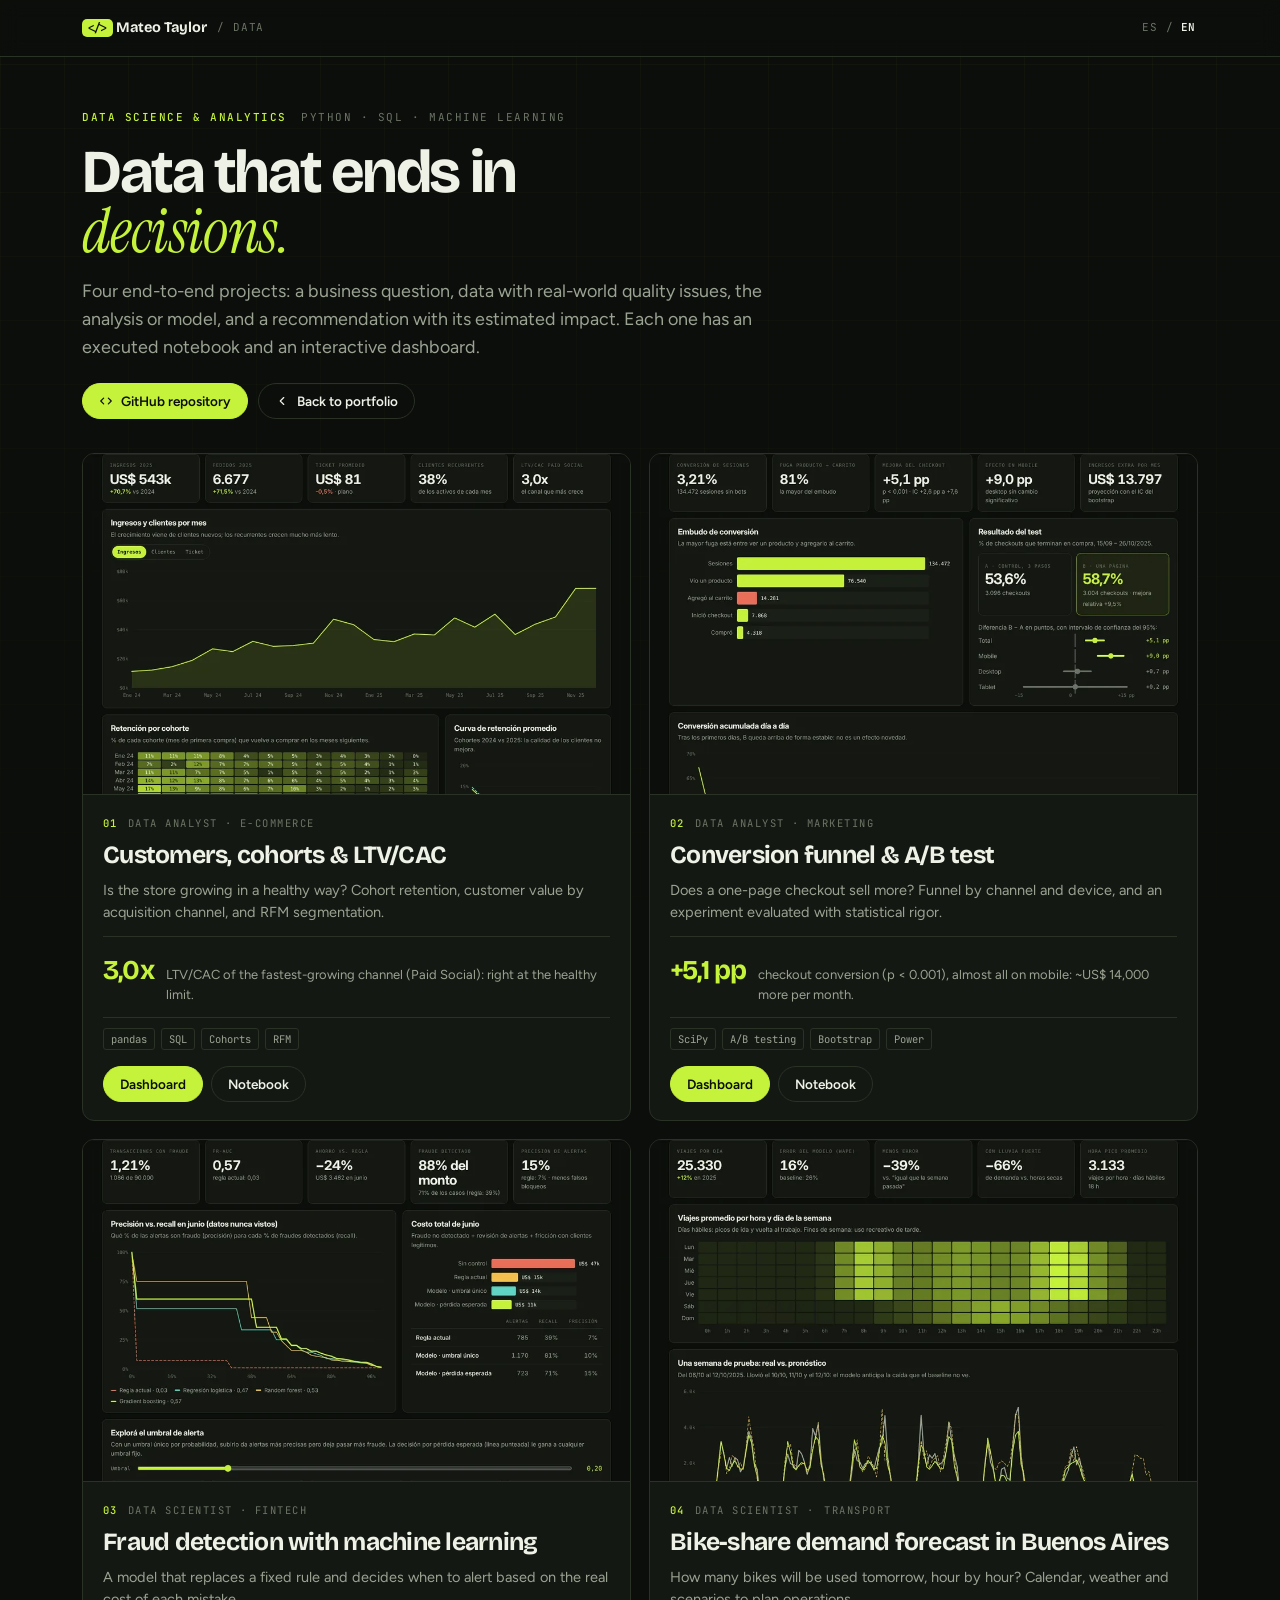
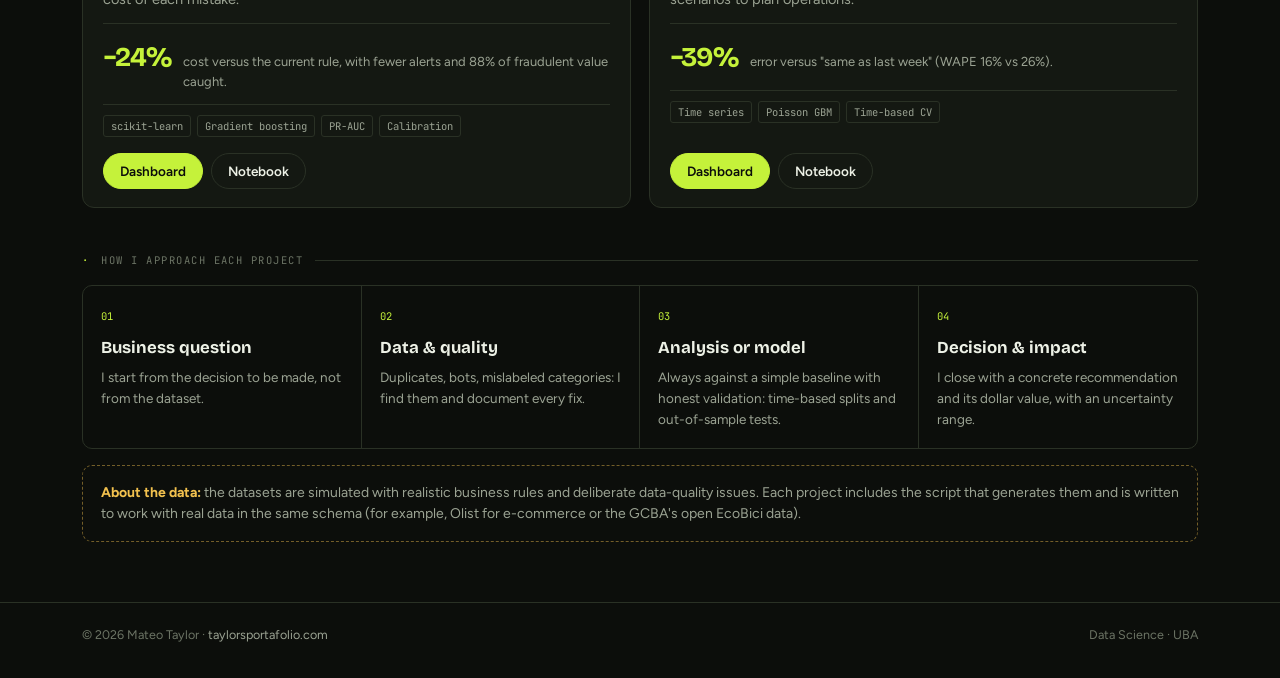
<file: data/index.html>
<!doctype html>
<html lang="es">
<head>
<meta charset="utf-8"><meta name="viewport" content="width=device-width, initial-scale=1">
<title>Data Science & Analytics — Mateo Taylor</title>
<meta name="title-en" content="Data Science & Analytics — Mateo Taylor">
<meta name="description" content="Proyectos de análisis de datos y machine learning de Mateo Taylor: e-commerce, marketing, fintech y transporte.">
<meta name="theme-color" content="#0c0e0b">
<meta property="og:title" content="Data Science & Analytics — Mateo Taylor">
<meta property="og:description" content="4 proyectos: cohortes y LTV, A/B testing, detección de fraude y pronóstico de demanda.">
<meta property="og:image" content="https://www.taylorsportafolio.com/data/assets/thumb-fraude.webp">
<link rel="icon" href="assets/favicon.svg" type="image/svg+xml">
<link rel="preconnect" href="https://fonts.googleapis.com"><link rel="preconnect" href="https://fonts.gstatic.com" crossorigin>
<link href="https://fonts.googleapis.com/css2?family=Bricolage+Grotesque:opsz,wght@12..96,600;12..96,700&family=Figtree:wght@400;500;600&family=JetBrains+Mono:wght@400;500;600&family=Instrument+Serif:ital@1&display=swap" rel="stylesheet">
<link rel="stylesheet" href="assets/dash.css">
<style>
h1{max-width:16ch}
h1 .it{font-family:"Instrument Serif",Georgia,serif;font-style:italic;font-weight:400;color:var(--acc);letter-spacing:-.01em}
.projects{display:grid;grid-template-columns:repeat(2,minmax(0,1fr));gap:18px}
.proj{background:var(--surface);border:1px solid var(--line);border-radius:12px;overflow:hidden;display:flex;flex-direction:column;transition:border-color .25s,transform .25s}
.proj:hover{border-color:color-mix(in srgb,var(--acc) 50%,transparent);transform:translateY(-3px)}
.proj .th{display:block;aspect-ratio:16/10;overflow:hidden;border-bottom:1px solid var(--line);background:var(--surface-2)}
.proj .th img{width:100%;height:100%;object-fit:cover;object-position:top;transition:transform .6s cubic-bezier(.2,.7,.2,1)}
.proj:hover .th img{transform:scale(1.03)}
.proj .b{padding:20px 20px 18px;display:flex;flex-direction:column;gap:10px;flex:1}
.proj .k{font-family:var(--mono);font-size:10.5px;letter-spacing:.14em;text-transform:uppercase;color:var(--dim);display:flex;gap:10px;align-items:center}
.proj .k b{color:var(--acc);font-weight:500}
.proj h2{font-family:var(--display);font-weight:700;font-size:1.55rem;letter-spacing:-.03em;line-height:1.1}
.proj .q{color:var(--muted);font-size:14.5px}
.res{display:flex;gap:12px;align-items:baseline;border-top:1px solid var(--line);border-bottom:1px solid var(--line);padding:12px 0;margin-top:2px}
.res strong{font-family:var(--display);font-size:1.7rem;font-weight:700;letter-spacing:-.03em;color:var(--acc);white-space:nowrap}
.res span{font-size:13px;color:var(--muted)}
.proj .tags{display:flex;flex-wrap:wrap;gap:6px}
.proj .tags span{font-family:var(--mono);font-size:10.5px;color:var(--muted);border:1px solid var(--line);padding:2px 7px;border-radius:3px}
.proj .act{display:flex;gap:8px;margin-top:auto;padding-top:6px;flex-wrap:wrap}
.flow{display:grid;grid-template-columns:repeat(4,minmax(0,1fr));border:1px solid var(--line);border-radius:10px;overflow:hidden}
.flow div{padding:18px;border-right:1px solid var(--line)}.flow div:last-child{border-right:0}
.flow i{font-style:normal;font-family:var(--mono);font-size:10.5px;color:var(--acc)}
.flow h3{font-family:var(--display);font-size:1.05rem;font-weight:700;margin:8px 0 6px}
.flow p{font-size:13.5px;color:var(--muted)}
.disc{margin-top:16px;border:1px dashed rgba(242,193,78,.45);border-radius:10px;padding:16px 18px;color:var(--muted);font-size:14px}
.disc b{color:var(--c3)}
@media (max-width:860px){.projects{grid-template-columns:1fr}.flow{grid-template-columns:1fr 1fr}.flow div:nth-child(2){border-right:0}.flow div:nth-child(-n+2){border-bottom:1px solid var(--line)}}
@media (max-width:520px){.flow{grid-template-columns:1fr}.flow div{border-right:0;border-bottom:1px solid var(--line)}.flow div:last-child{border-bottom:0}}
</style>
</head>
<body>
<div class="top"><div class="wrap">
  <div class="crumb"><a href="https://www.taylorsportafolio.com/"><b>&lt;/&gt;</b> Mateo Taylor</a><small>/ DATA</small></div>
  <div class="lang" role="group" aria-label="Idioma"><button data-lang="es" aria-pressed="true">ES</button>/<button data-lang="en" aria-pressed="false">EN</button></div>
</div></div>

<main class="wrap">
<header class="hd">
  <p class="kick"><b>Data Science & Analytics</b><span><x-t data-en="Python · SQL · machine learning">Python · SQL · machine learning</x-t></span></p>
  <h1><x-t data-en="Data that ends in &lt;span class=&quot;it&quot;&gt;decisions.&lt;/span&gt;">Datos que terminan en <span class="it">decisiones.</span></x-t></h1>
  <p class="sub"><x-t data-en="Four end-to-end projects: a business question, data with real-world quality issues, the analysis or model, and a recommendation with its estimated impact. Each one has an executed notebook and an interactive dashboard.">Cuatro proyectos de punta a punta: una pregunta de negocio, datos con problemas reales de calidad, el análisis o el modelo, y una recomendación con su impacto estimado. Cada uno tiene un notebook ejecutado y un dashboard interactivo.</x-t></p>
  <div class="hd-row">
    <a class="btn pri" href="https://github.com/tutetaylor/TaylorsPortafolio/tree/main/data" target="_blank" rel="noopener"><svg viewBox="0 0 24 24"><path d="M8 7l-5 5 5 5M16 7l5 5-5 5"/></svg><x-t data-en="GitHub repository">Repositorio en GitHub</x-t></a>
    <a class="btn" href="https://www.taylorsportafolio.com/"><svg viewBox="0 0 24 24"><path d="M15 6l-6 6 6 6"/></svg><x-t data-en="Back to portfolio">Volver al portfolio</x-t></a>
  </div>
</header>

<section class="projects">
  <article class="proj">
    <a class="th" href="ecommerce/"><img src="assets/thumb-ecommerce.webp" width="960" height="600" alt="Dashboard e-commerce" loading="lazy"></a>
    <div class="b">
      <p class="k"><b>01</b>Data Analyst · E-commerce</p>
      <h2><x-t data-en="Customers, cohorts &amp; LTV/CAC">Clientes, cohortes y LTV/CAC</x-t></h2>
      <p class="q"><x-t data-en="Is the store growing in a healthy way? Cohort retention, customer value by acquisition channel, and RFM segmentation.">¿La tienda crece de forma sana? Retención por cohorte, valor de cada cliente según el canal que lo trajo y segmentación RFM.</x-t></p>
      <div class="res"><strong>3,0x</strong><span><x-t data-en="LTV/CAC of the fastest-growing channel (Paid Social): right at the healthy limit.">LTV/CAC del canal que más crece (Paid Social): justo en el límite sano.</x-t></span></div>
      <div class="tags"><span>pandas</span><span>SQL</span><span><x-t data-en="Cohorts">Cohortes</x-t></span><span>RFM</span></div>
      <div class="act"><a class="btn pri" href="ecommerce/">Dashboard</a><a class="btn" href="https://github.com/tutetaylor/TaylorsPortafolio/blob/main/data/projects/01-ecommerce-cohortes/analisis.ipynb" target="_blank" rel="noopener">Notebook</a></div>
    </div>
  </article>
  <article class="proj">
    <a class="th" href="marketing/"><img src="assets/thumb-marketing.webp" width="960" height="600" alt="Dashboard marketing" loading="lazy"></a>
    <div class="b">
      <p class="k"><b>02</b>Data Analyst · Marketing</p>
      <h2><x-t data-en="Conversion funnel &amp; A/B test">Embudo de conversión y A/B test</x-t></h2>
      <p class="q"><x-t data-en="Does a one-page checkout sell more? Funnel by channel and device, and an experiment evaluated with statistical rigor.">¿El checkout de una página vende más? Embudo por canal y dispositivo, y un experimento evaluado con rigor estadístico.</x-t></p>
      <div class="res"><strong>+5,1 pp</strong><span><x-t data-en="checkout conversion (p &amp;lt; 0.001), almost all on mobile: ~US$ 14,000 more per month.">de conversión del checkout (p &lt; 0,001), casi todo en mobile: ~US$ 14.000 más por mes.</x-t></span></div>
      <div class="tags"><span>SciPy</span><span>A/B testing</span><span>Bootstrap</span><span><x-t data-en="Power">Potencia</x-t></span></div>
      <div class="act"><a class="btn pri" href="marketing/">Dashboard</a><a class="btn" href="https://github.com/tutetaylor/TaylorsPortafolio/blob/main/data/projects/02-marketing-ab-test/analisis.ipynb" target="_blank" rel="noopener">Notebook</a></div>
    </div>
  </article>
  <article class="proj">
    <a class="th" href="fraude/"><img src="assets/thumb-fraude.webp" width="960" height="600" alt="Dashboard fraude" loading="lazy"></a>
    <div class="b">
      <p class="k"><b>03</b>Data Scientist · Fintech</p>
      <h2><x-t data-en="Fraud detection with machine learning">Detección de fraude con machine learning</x-t></h2>
      <p class="q"><x-t data-en="A model that replaces a fixed rule and decides when to alert based on the real cost of each mistake.">Un modelo que reemplaza una regla fija y decide cuándo alertar según el costo real de cada error.</x-t></p>
      <div class="res"><strong>−24%</strong><span><x-t data-en="cost versus the current rule, with fewer alerts and 88% of fraudulent value caught.">de costo frente a la regla actual, con menos alertas y el 88% del monto fraudulento detectado.</x-t></span></div>
      <div class="tags"><span>scikit-learn</span><span>Gradient boosting</span><span>PR-AUC</span><span><x-t data-en="Calibration">Calibración</x-t></span></div>
      <div class="act"><a class="btn pri" href="fraude/">Dashboard</a><a class="btn" href="https://github.com/tutetaylor/TaylorsPortafolio/blob/main/data/projects/03-fintech-fraude/analisis.ipynb" target="_blank" rel="noopener">Notebook</a></div>
    </div>
  </article>
  <article class="proj">
    <a class="th" href="bicis/"><img src="assets/thumb-bicis.webp" width="960" height="600" alt="Dashboard bicis" loading="lazy"></a>
    <div class="b">
      <p class="k"><b>04</b>Data Scientist · <x-t data-en="Transport">Transporte</x-t></p>
      <h2><x-t data-en="Bike-share demand forecast in Buenos Aires">Pronóstico de demanda de bicis en Buenos Aires</x-t></h2>
      <p class="q"><x-t data-en="How many bikes will be used tomorrow, hour by hour? Calendar, weather and scenarios to plan operations.">¿Cuántas bicis se van a usar mañana, hora por hora? Calendario, clima y escenarios para planificar la operación.</x-t></p>
      <div class="res"><strong>−39%</strong><span><x-t data-en="error versus &quot;same as last week&quot; (WAPE 16% vs 26%).">de error frente a "igual que la semana pasada" (WAPE 16% vs 26%).</x-t></span></div>
      <div class="tags"><span><x-t data-en="Time series">Series de tiempo</x-t></span><span>Poisson GBM</span><span><x-t data-en="Time-based CV">Validación temporal</x-t></span></div>
      <div class="act"><a class="btn pri" href="bicis/">Dashboard</a><a class="btn" href="https://github.com/tutetaylor/TaylorsPortafolio/blob/main/data/projects/04-transporte-bicis/analisis.ipynb" target="_blank" rel="noopener">Notebook</a></div>
    </div>
  </article>
</section>

<section class="sec">
  <p class="sec-t"><b>·</b><x-t data-en="How I approach each project">Cómo trabajo cada proyecto</x-t></p>
  <div class="flow">
    <div><i>01</i><h3><x-t data-en="Business question">Pregunta de negocio</x-t></h3><p><x-t data-en="I start from the decision to be made, not from the dataset.">Arranco por la decisión que hay que tomar, no por el dataset.</x-t></p></div>
    <div><i>02</i><h3><x-t data-en="Data &amp; quality">Datos y calidad</x-t></h3><p><x-t data-en="Duplicates, bots, mislabeled categories: I find them and document every fix.">Duplicados, bots, categorías mal cargadas: los encuentro y documento cada corrección.</x-t></p></div>
    <div><i>03</i><h3><x-t data-en="Analysis or model">Análisis o modelo</x-t></h3><p><x-t data-en="Always against a simple baseline with honest validation: time-based splits and out-of-sample tests.">Siempre contra un baseline simple y con validación honesta: partición temporal y test fuera de muestra.</x-t></p></div>
    <div><i>04</i><h3><x-t data-en="Decision &amp; impact">Decisión e impacto</x-t></h3><p><x-t data-en="I close with a concrete recommendation and its dollar value, with an uncertainty range.">Cierro con una recomendación concreta y lo que vale en plata, con su rango de incertidumbre.</x-t></p></div>
  </div>
  <p class="disc"><b><x-t data-en="About the data:">Sobre los datos:</x-t></b> <x-t data-en="the datasets are simulated with realistic business rules and deliberate data-quality issues. Each project includes the script that generates them and is written to work with real data in the same schema (for example, Olist for e-commerce or the GCBA&#x27;s open EcoBici data).">los datasets son simulados con reglas de negocio realistas y errores de carga a propósito. Cada proyecto incluye el script que los genera y está escrito para funcionar con datos reales del mismo esquema (por ejemplo, Olist para e-commerce o los datos abiertos de EcoBici del GCBA).</x-t></p>
</section>
</main>

<footer><div class="wrap"><span>© 2026 Mateo Taylor · <a href="https://www.taylorsportafolio.com/">taylorsportafolio.com</a></span><span><x-t data-en="Data Science · UBA">Ciencia de Datos · UBA</x-t></span></div></footer>
<script src="assets/dash.js"></script>
</body>
</html>
</file>
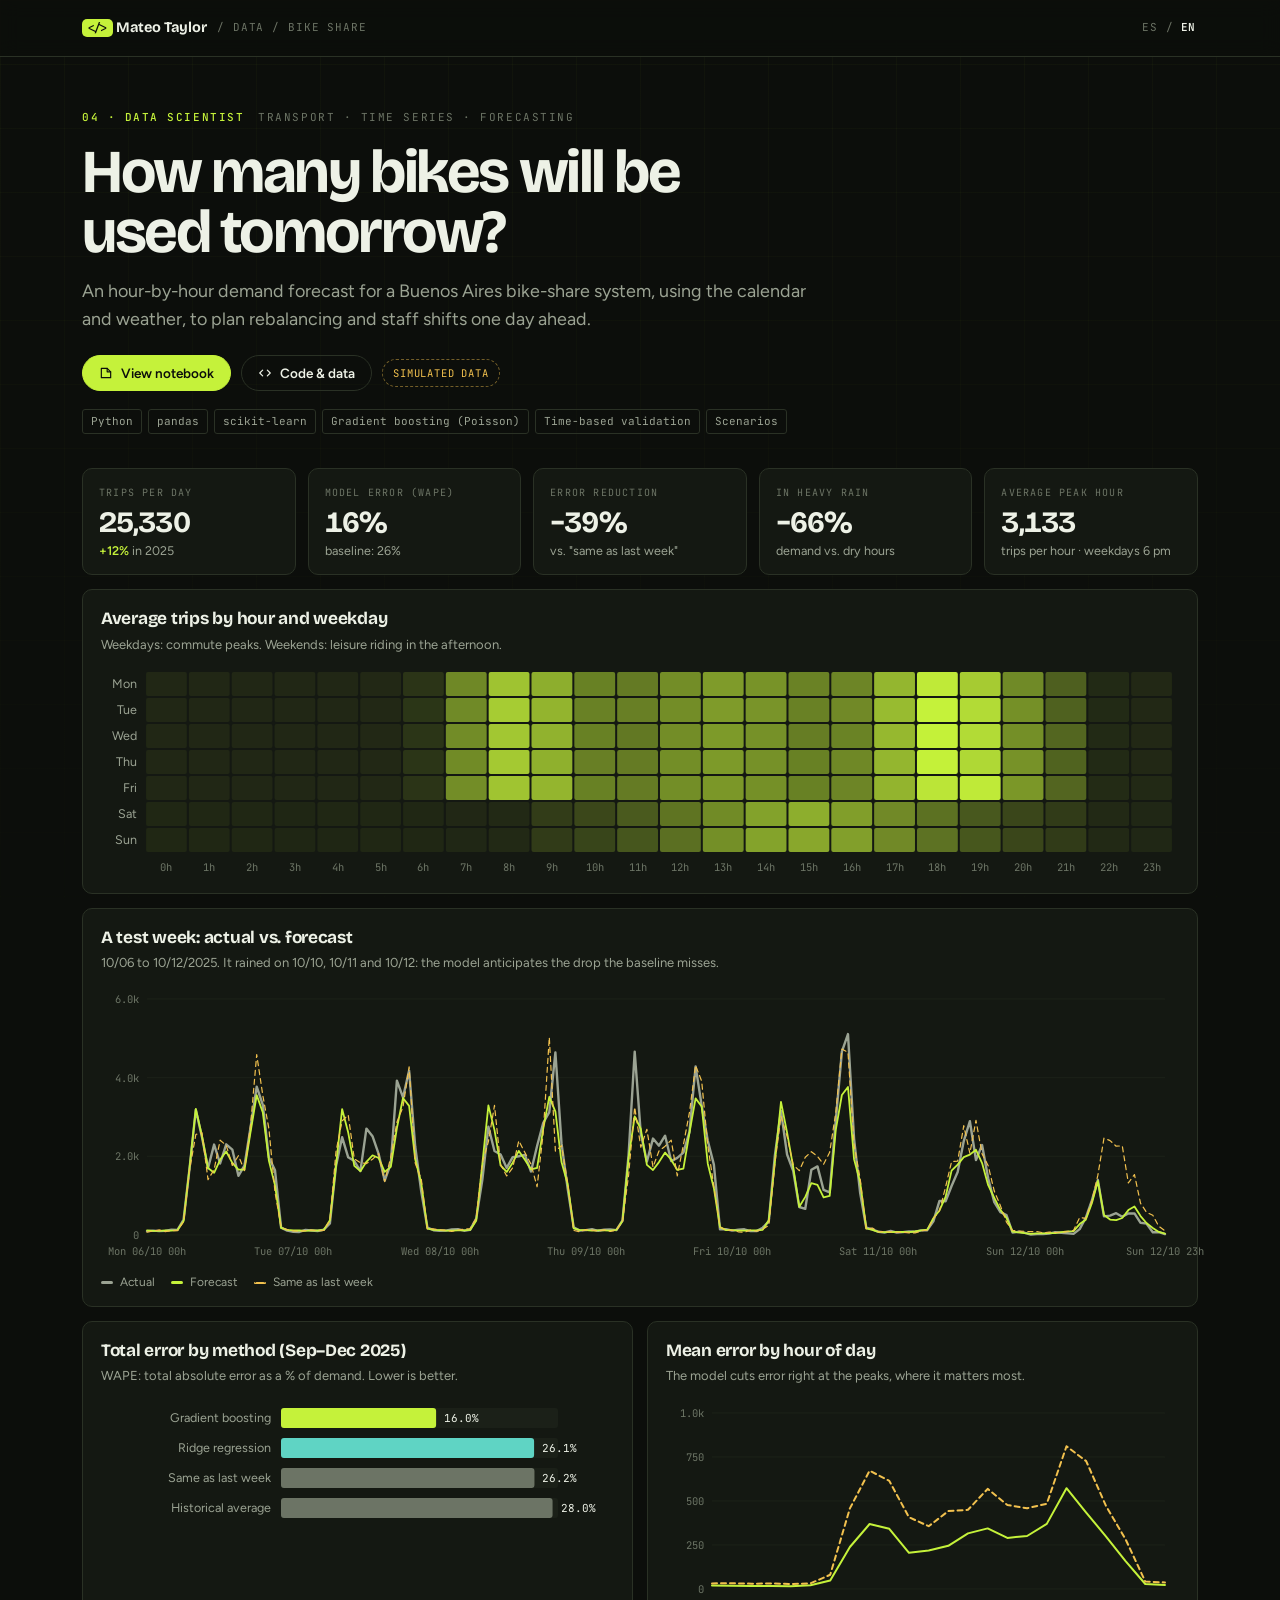
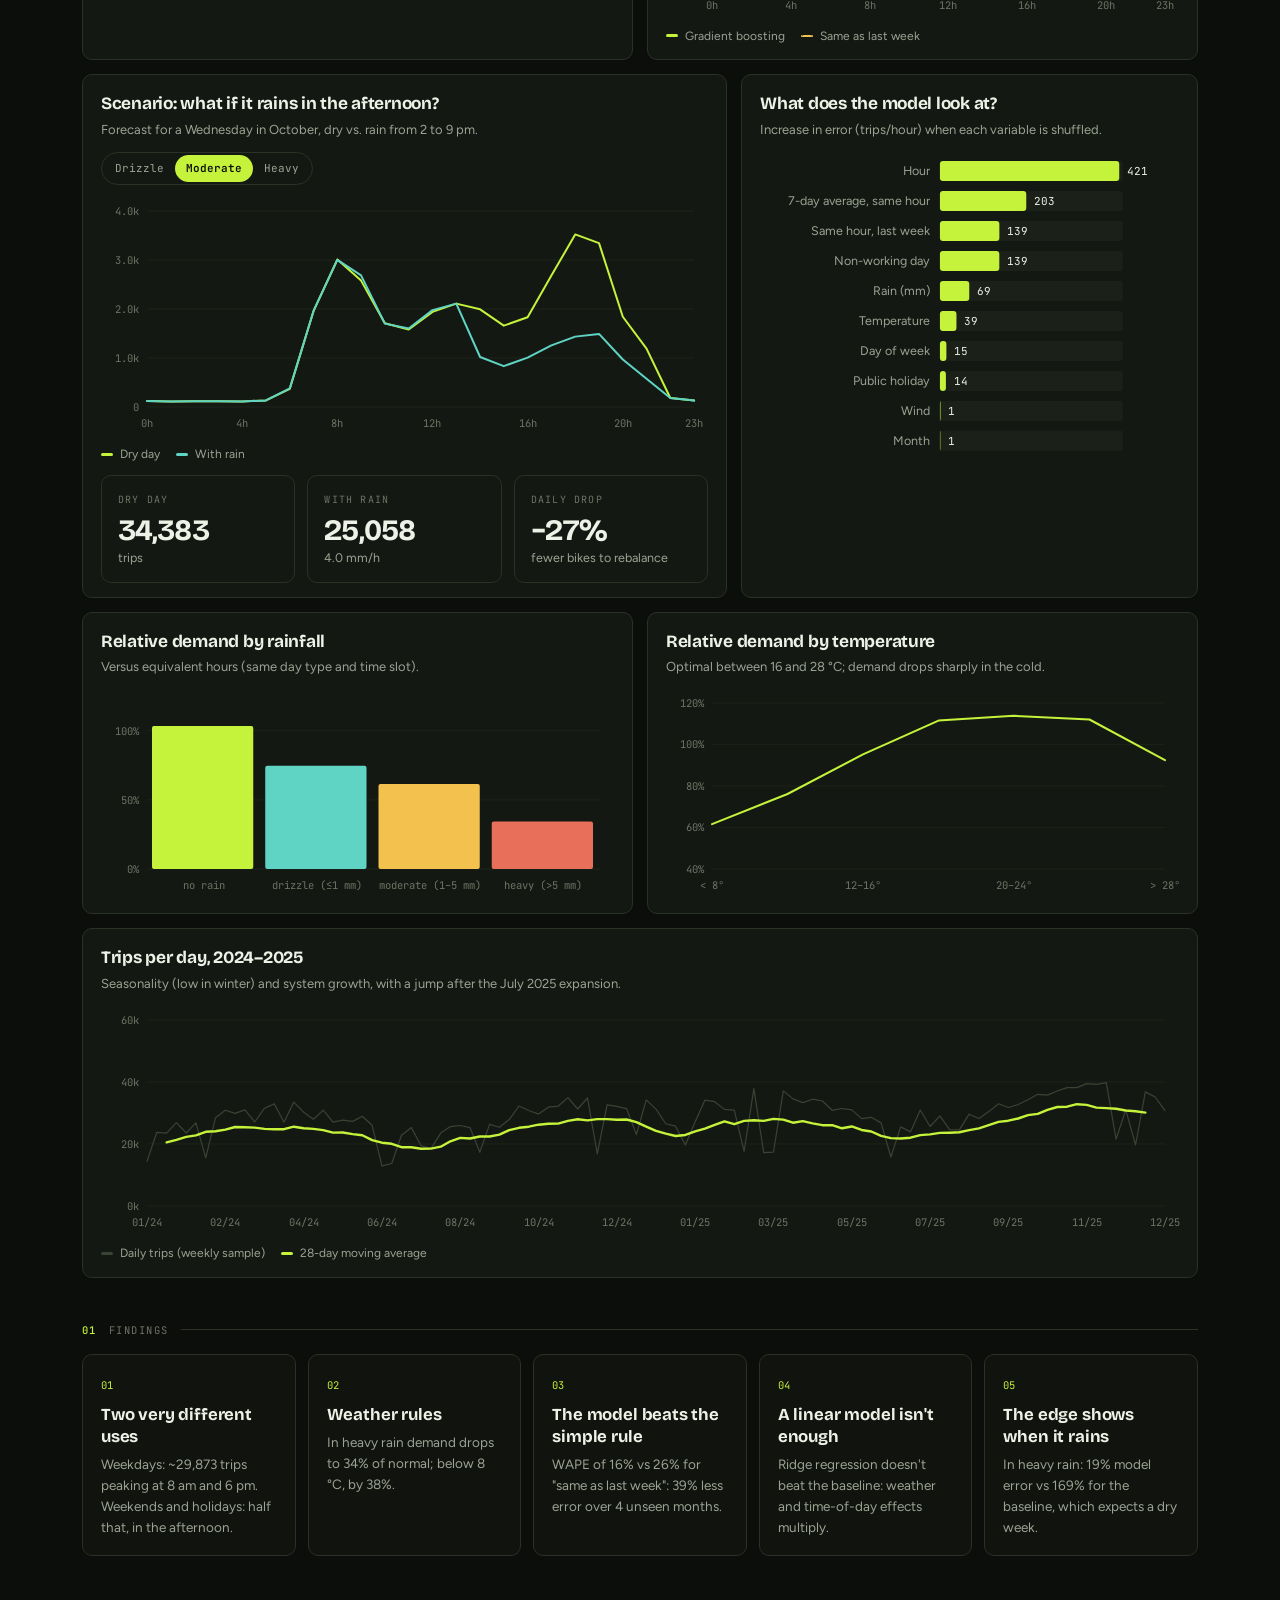
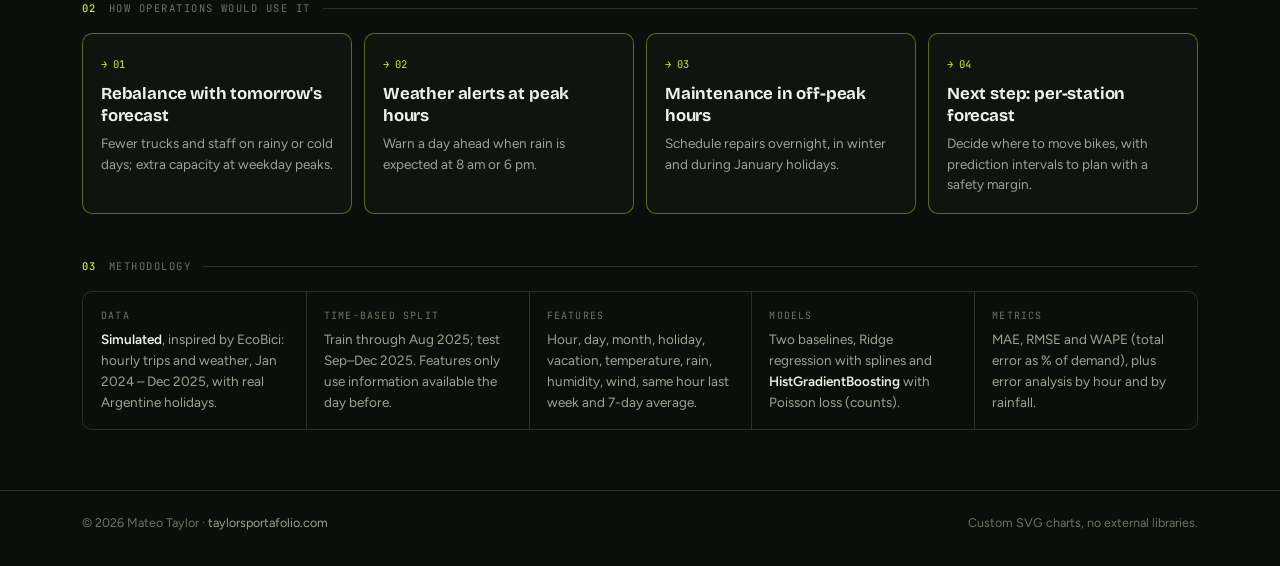
<file: data/bicis/index.html>
<!doctype html>
<html lang="es">
<head>
<meta charset="utf-8"><meta name="viewport" content="width=device-width, initial-scale=1">
<title>Bicis públicas: pronóstico de demanda — Mateo Taylor</title>
<meta name="title-en" content="Bike share: demand forecasting — Mateo Taylor">
<meta name="description" content="Pronóstico horario de demanda de bicicletas públicas en Buenos Aires con clima y calendario. Proyecto de Mateo Taylor.">
<meta name="theme-color" content="#0c0e0b">
<link rel="icon" href="../assets/favicon.svg" type="image/svg+xml">
<link rel="preconnect" href="https://fonts.googleapis.com"><link rel="preconnect" href="https://fonts.gstatic.com" crossorigin>
<link href="https://fonts.googleapis.com/css2?family=Bricolage+Grotesque:opsz,wght@12..96,600;12..96,700&family=Figtree:wght@400;500;600&family=JetBrains+Mono:wght@400;500;600&display=swap" rel="stylesheet">
<link rel="stylesheet" href="../assets/dash.css">
</head>
<body>
<div class="top"><div class="wrap">
  <div class="crumb"><a href="https://www.taylorsportafolio.com/"><b>&lt;/&gt;</b> Mateo Taylor</a><small>/ <a href="../">DATA</a> / <x-t data-en="BIKE SHARE">BICIS</x-t></small></div>
  <div class="lang" role="group" aria-label="Idioma"><button data-lang="es" aria-pressed="true">ES</button>/<button data-lang="en" aria-pressed="false">EN</button></div>
</div></div>

<main class="wrap">
<header class="hd">
  <p class="kick"><b>04 · Data Scientist</b><span><x-t data-en="Transport">Transporte</x-t> · <x-t data-en="Time series">Series de tiempo</x-t> · <x-t data-en="Forecasting">Pronóstico</x-t></span></p>
  <h1><x-t data-en="How many bikes will be used tomorrow?">¿Cuántas bicis se van a usar mañana?</x-t></h1>
  <p class="sub"><x-t data-en="An hour-by-hour demand forecast for a Buenos Aires bike-share system, using the calendar and weather, to plan rebalancing and staff shifts one day ahead.">Pronóstico hora por hora de la demanda de un sistema de bicicletas públicas en Buenos Aires, con calendario y clima, para planificar la redistribución y los turnos con un día de anticipación.</x-t></p>
  <div class="hd-row">
    <a class="btn pri" href="https://github.com/tutetaylor/TaylorsPortafolio/blob/main/data/projects/04-transporte-bicis/analisis.ipynb" target="_blank" rel="noopener"><svg viewBox="0 0 24 24"><path d="M4 4h10l6 6v10H4z"/><path d="M14 4v6h6"/></svg><x-t data-en="View notebook">Ver notebook</x-t></a>
    <a class="btn" href="https://github.com/tutetaylor/TaylorsPortafolio/tree/main/data/projects/04-transporte-bicis" target="_blank" rel="noopener"><svg viewBox="0 0 24 24"><path d="M8 7l-5 5 5 5M16 7l5 5-5 5"/></svg><x-t data-en="Code &amp; data">Código y datos</x-t></a>
    <span class="note"><x-t data-en="Simulated data">Datos simulados</x-t></span>
  </div>
  <div class="stack"><span>Python</span><span>pandas</span><span>scikit-learn</span><span>Gradient boosting (Poisson)</span><span><x-t data-en="Time-based validation">Validación temporal</x-t></span><span><x-t data-en="Scenarios">Escenarios</x-t></span></div>
</header>

<section class="kpis" id="kpis"></section>

<section class="grid">
  <article class="card w12">
    <h2><x-t data-en="Average trips by hour and weekday">Viajes promedio por hora y día de la semana</x-t></h2>
    <p class="cap"><x-t data-en="Weekdays: commute peaks. Weekends: leisure riding in the afternoon.">Días hábiles: picos de ida y vuelta al trabajo. Fines de semana: uso recreativo de tarde.</x-t></p>
    <div class="tw"><div id="ch-mapa" style="min-width:640px"></div></div>
  </article>

  <article class="card w12">
    <h2><x-t data-en="A test week: actual vs. forecast">Una semana de prueba: real vs. pronóstico</x-t></h2>
    <p class="cap" id="cap-sem"></p>
    <div id="ch-sem" data-h="280"></div>
  </article>

  <article class="card">
    <h2><x-t data-en="Total error by method (Sep–Dec 2025)">Error total por método (sep–dic 2025)</x-t></h2>
    <p class="cap"><x-t data-en="WAPE: total absolute error as a % of demand. Lower is better.">WAPE: error absoluto total como % de la demanda. Menor es mejor.</x-t></p>
    <div id="ch-mod"></div>
  </article>
  <article class="card">
    <h2><x-t data-en="Mean error by hour of day">Error medio por hora del día</x-t></h2>
    <p class="cap"><x-t data-en="The model cuts error right at the peaks, where it matters most.">El modelo reduce el error justo en los picos, donde más importa.</x-t></p>
    <div id="ch-err" data-h="220"></div>
  </article>

  <article class="card w7">
    <h2><x-t data-en="Scenario: what if it rains in the afternoon?">Escenario: ¿y si llueve a la tarde?</x-t></h2>
    <p class="cap"><x-t data-en="Forecast for a Wednesday in October, dry vs. rain from 2 to 9 pm.">Pronóstico de un miércoles de octubre, seco vs. con lluvia de 14 a 21 h.</x-t></p>
    <div class="ctl"><div class="seg" id="seg-esc"><button data-v="llovizna" aria-pressed="false"><x-t data-en="Drizzle">Llovizna</x-t></button><button data-v="moderada" aria-pressed="true"><x-t data-en="Moderate">Moderada</x-t></button><button data-v="fuerte" aria-pressed="false"><x-t data-en="Heavy">Fuerte</x-t></button></div></div>
    <div id="ch-esc" data-h="240"></div>
    <div class="kpis" style="grid-template-columns:repeat(3,minmax(0,1fr));margin:12px 0 0" id="esc-k"></div>
  </article>
  <article class="card w5">
    <h2><x-t data-en="What does the model look at?">¿Qué mira el modelo?</x-t></h2>
    <p class="cap"><x-t data-en="Increase in error (trips/hour) when each variable is shuffled.">Aumento del error (viajes/hora) al mezclar cada variable.</x-t></p>
    <div id="ch-imp"></div>
  </article>

  <article class="card">
    <h2><x-t data-en="Relative demand by rainfall">Demanda relativa según la lluvia</x-t></h2>
    <p class="cap"><x-t data-en="Versus equivalent hours (same day type and time slot).">Frente a horas equivalentes (mismo tipo de día y franja).</x-t></p>
    <div id="ch-lluvia" data-h="210"></div>
  </article>
  <article class="card">
    <h2><x-t data-en="Relative demand by temperature">Demanda relativa según la temperatura</x-t></h2>
    <p class="cap"><x-t data-en="Optimal between 16 and 28 °C; demand drops sharply in the cold.">Óptimo entre 16 y 28 °C; con frío la demanda cae fuerte.</x-t></p>
    <div id="ch-temp" data-h="210"></div>
  </article>

  <article class="card w12">
    <h2><x-t data-en="Trips per day, 2024–2025">Viajes por día, 2024–2025</x-t></h2>
    <p class="cap"><x-t data-en="Seasonality (low in winter) and system growth, with a jump after the July 2025 expansion.">Estacionalidad (invierno bajo) y crecimiento del sistema, con un salto tras la ampliación de julio 2025.</x-t></p>
    <div id="ch-dia" data-h="230"></div>
  </article>
</section>

<section class="sec"><p class="sec-t"><b>01</b><x-t data-en="Findings">Hallazgos</x-t></p><div class="finds" id="finds"></div></section>
<section class="sec"><p class="sec-t"><b>02</b><x-t data-en="How operations would use it">Cómo lo usaría la operación</x-t></p><div class="finds" id="recs"></div></section>
<section class="sec"><p class="sec-t"><b>03</b><x-t data-en="Methodology">Metodología</x-t></p><dl class="method" id="method"></dl></section>
</main>

<footer><div class="wrap"><span>© 2026 Mateo Taylor · <a href="https://www.taylorsportafolio.com/">taylorsportafolio.com</a></span><span><x-t data-en="Custom SVG charts, no external libraries.">Gráficos propios en SVG, sin librerías externas.</x-t></span></div></footer>

<script>window.DATA = {"kpis": {"viajes_dia": 25329.68946648427, "crec": 0.1217067200431583, "pico": 3132.714285714286, "lluvia_fuerte": 0.34304798564843375, "perdida_escenario": 0.2711622164818399}, "mapa": {"valores": [[102.0, 103.0, 102.0, 99.0, 100.0, 114.0, 279.0, 1545.0, 2448.0, 2107.0, 1430.0, 1345.0, 1623.0, 1840.0, 1707.0, 1460.0, 1508.0, 2242.0, 3015.0, 2558.0, 1581.0, 927.0, 136.0, 110.0], [102.0, 98.0, 98.0, 96.0, 97.0, 117.0, 302.0, 1580.0, 2572.0, 2206.0, 1441.0, 1406.0, 1624.0, 1836.0, 1730.0, 1440.0, 1566.0, 2310.0, 3133.0, 2800.0, 1660.0, 963.0, 140.0, 108.0], [105.0, 105.0, 104.0, 100.0, 102.0, 115.0, 290.0, 1609.0, 2488.0, 2177.0, 1433.0, 1318.0, 1620.0, 1819.0, 1668.0, 1377.0, 1468.0, 2271.0, 3127.0, 2797.0, 1651.0, 1015.0, 137.0, 110.0], [105.0, 104.0, 100.0, 98.0, 101.0, 118.0, 293.0, 1594.0, 2522.0, 2150.0, 1407.0, 1352.0, 1637.0, 1817.0, 1673.0, 1426.0, 1544.0, 2248.0, 3122.0, 2747.0, 1687.0, 985.0, 133.0, 109.0], [102.0, 101.0, 101.0, 101.0, 101.0, 117.0, 285.0, 1621.0, 2462.0, 2227.0, 1426.0, 1347.0, 1633.0, 1772.0, 1664.0, 1430.0, 1509.0, 2207.0, 2950.0, 3020.0, 1773.0, 1032.0, 149.0, 122.0], [70.0, 70.0, 69.0, 67.0, 69.0, 69.0, 80.0, 96.0, 126.0, 405.0, 568.0, 859.0, 1238.0, 1599.0, 1935.0, 2109.0, 1879.0, 1572.0, 1205.0, 827.0, 564.0, 396.0, 124.0, 87.0], [70.0, 68.0, 68.0, 67.0, 66.0, 70.0, 75.0, 89.0, 122.0, 390.0, 535.0, 805.0, 1176.0, 1647.0, 1942.0, 2014.0, 1892.0, 1573.0, 1219.0, 823.0, 558.0, 393.0, 129.0, 91.0]]}, "diario": {"fechas": ["2024-01-01", "2024-01-08", "2024-01-15", "2024-01-22", "2024-01-29", "2024-02-05", "2024-02-12", "2024-02-19", "2024-02-26", "2024-03-04", "2024-03-11", "2024-03-18", "2024-03-25", "2024-04-01", "2024-04-08", "2024-04-15", "2024-04-22", "2024-04-29", "2024-05-06", "2024-05-13", "2024-05-20", "2024-05-27", "2024-06-03", "2024-06-10", "2024-06-17", "2024-06-24", "2024-07-01", "2024-07-08", "2024-07-15", "2024-07-22", "2024-07-29", "2024-08-05", "2024-08-12", "2024-08-19", "2024-08-26", "2024-09-02", "2024-09-09", "2024-09-16", "2024-09-23", "2024-09-30", "2024-10-07", "2024-10-14", "2024-10-21", "2024-10-28", "2024-11-04", "2024-11-11", "2024-11-18", "2024-11-25", "2024-12-02", "2024-12-09", "2024-12-16", "2024-12-23", "2024-12-30", "2025-01-06", "2025-01-13", "2025-01-20", "2025-01-27", "2025-02-03", "2025-02-10", "2025-02-17", "2025-02-24", "2025-03-03", "2025-03-10", "2025-03-17", "2025-03-24", "2025-03-31", "2025-04-07", "2025-04-14", "2025-04-21", "2025-04-28", "2025-05-05", "2025-05-12", "2025-05-19", "2025-05-26", "2025-06-02", "2025-06-09", "2025-06-16", "2025-06-23", "2025-06-30", "2025-07-07", "2025-07-14", "2025-07-21", "2025-07-28", "2025-08-04", "2025-08-11", "2025-08-18", "2025-08-25", "2025-09-01", "2025-09-08", "2025-09-15", "2025-09-22", "2025-09-29", "2025-10-06", "2025-10-13", "2025-10-20", "2025-10-27", "2025-11-03", "2025-11-10", "2025-11-17", "2025-11-24", "2025-12-01", "2025-12-08", "2025-12-15", "2025-12-22", "2025-12-29"], "media": [null, null, 20521.0, 21361.0, 22287.0, 22787.0, 23941.0, 24144.0, 24641.0, 25472.0, 25405.0, 25288.0, 24860.0, 24772.0, 24782.0, 25566.0, 25075.0, 24877.0, 24497.0, 23666.0, 23717.0, 23180.0, 22818.0, 21231.0, 20433.0, 20079.0, 18983.0, 18927.0, 18448.0, 18527.0, 19133.0, 20865.0, 21962.0, 21767.0, 22433.0, 22434.0, 22989.0, 24436.0, 25217.0, 25582.0, 26235.0, 26501.0, 26595.0, 27453.0, 27977.0, 27623.0, 28038.0, 28028.0, 27794.0, 27892.0, 27043.0, 25603.0, 24260.0, 23339.0, 22571.0, 22913.0, 24088.0, 24966.0, 26115.0, 27305.0, 26402.0, 27446.0, 27641.0, 27457.0, 28086.0, 27866.0, 26863.0, 27400.0, 26650.0, 26066.0, 26101.0, 25068.0, 25633.0, 24513.0, 24034.0, 22626.0, 21896.0, 21778.0, 22017.0, 22871.0, 23092.0, 23580.0, 23659.0, 23767.0, 24498.0, 25039.0, 26050.0, 27132.0, 27503.0, 28241.0, 29320.0, 29715.0, 31035.0, 31929.0, 32027.0, 32844.0, 32605.0, 31741.0, 31586.0, 31344.0, 30814.0, 30576.0, 30118.0, null, null], "viajes": [14414, 23780, 23511, 26898, 23540, 26806, 15524, 28475, 30884, 29882, 30998, 27096, 31555, 32941, 27031, 33532, 30268, 28015, 30933, 27035, 27693, 27292, 28924, 26028, 12946, 13701, 22811, 25306, 19414, 18511, 23511, 25617, 25959, 25278, 17307, 26323, 25381, 27871, 32261, 30792, 29656, 31882, 32184, 34960, 31297, 34840, 16826, 32599, 32113, 31389, 23018, 34227, 31256, 26502, 25743, 19643, 27193, 34113, 33659, 31157, 30937, 17642, 37855, 17211, 17391, 37116, 34559, 33342, 34451, 33879, 30864, 31442, 31013, 28197, 28608, 26807, 15812, 25510, 23897, 30981, 25643, 29070, 24655, 24564, 29597, 28219, 30440, 33002, 31781, 32744, 34243, 36019, 35786, 37095, 38187, 38194, 39496, 39218, 39801, 21538, 31020, 19682, 36820, 35150, 30779]}, "lluvia": {"labels": ["sin lluvia", "llovizna (≤1 mm)", "moderada (1–5 mm)", "fuerte (>5 mm)"], "valores": [1.0344, 0.7469, 0.6144, 0.343]}, "temp": {"labels": ["< 8°", "8–12°", "12–16°", "16–20°", "20–24°", "24–28°", "> 28°"], "valores": [0.6159, 0.7615, 0.953, 1.1154, 1.1382, 1.1203, 0.9245]}, "modelos": [{"modelo": "Gradient boosting", "MAE": 204.74995584546238, "RMSE": 350.8669709203322, "WAPE": 0.16015294090247437, "mejora vs. semana pasada": 0.3880424651964426}, {"modelo": "Regresión Ridge", "MAE": 334.091172242474, "RMSE": 486.7561441011853, "WAPE": 0.2613220771806731, "mejora vs. semana pasada": 0.0014668900859445833}, {"modelo": "Igual que la semana pasada", "MAE": 334.58196721311475, "RMSE": 580.9139674412262, "WAPE": 0.2617059710750756, "mejora vs. semana pasada": 0.0}, {"modelo": "Promedio histórico", "MAE": 358.48091402973694, "RMSE": 576.8508145156769, "WAPE": 0.280399438437983, "mejora vs. semana pasada": -0.07142927341747485}], "semana": {"labels": ["2025-10-06T00", "2025-10-06T01", "2025-10-06T02", "2025-10-06T03", "2025-10-06T04", "2025-10-06T05", "2025-10-06T06", "2025-10-06T07", "2025-10-06T08", "2025-10-06T09", "2025-10-06T10", "2025-10-06T11", "2025-10-06T12", "2025-10-06T13", "2025-10-06T14", "2025-10-06T15", "2025-10-06T16", "2025-10-06T17", "2025-10-06T18", "2025-10-06T19", "2025-10-06T20", "2025-10-06T21", "2025-10-06T22", "2025-10-06T23", "2025-10-07T00", "2025-10-07T01", "2025-10-07T02", "2025-10-07T03", "2025-10-07T04", "2025-10-07T05", "2025-10-07T06", "2025-10-07T07", "2025-10-07T08", "2025-10-07T09", "2025-10-07T10", "2025-10-07T11", "2025-10-07T12", "2025-10-07T13", "2025-10-07T14", "2025-10-07T15", "2025-10-07T16", "2025-10-07T17", "2025-10-07T18", "2025-10-07T19", "2025-10-07T20", "2025-10-07T21", "2025-10-07T22", "2025-10-07T23", "2025-10-08T00", "2025-10-08T01", "2025-10-08T02", "2025-10-08T03", "2025-10-08T04", "2025-10-08T05", "2025-10-08T06", "2025-10-08T07", "2025-10-08T08", "2025-10-08T09", "2025-10-08T10", "2025-10-08T11", "2025-10-08T12", "2025-10-08T13", "2025-10-08T14", "2025-10-08T15", "2025-10-08T16", "2025-10-08T17", "2025-10-08T18", "2025-10-08T19", "2025-10-08T20", "2025-10-08T21", "2025-10-08T22", "2025-10-08T23", "2025-10-09T00", "2025-10-09T01", "2025-10-09T02", "2025-10-09T03", "2025-10-09T04", "2025-10-09T05", "2025-10-09T06", "2025-10-09T07", "2025-10-09T08", "2025-10-09T09", "2025-10-09T10", "2025-10-09T11", "2025-10-09T12", "2025-10-09T13", "2025-10-09T14", "2025-10-09T15", "2025-10-09T16", "2025-10-09T17", "2025-10-09T18", "2025-10-09T19", "2025-10-09T20", "2025-10-09T21", "2025-10-09T22", "2025-10-09T23", "2025-10-10T00", "2025-10-10T01", "2025-10-10T02", "2025-10-10T03", "2025-10-10T04", "2025-10-10T05", "2025-10-10T06", "2025-10-10T07", "2025-10-10T08", "2025-10-10T09", "2025-10-10T10", "2025-10-10T11", "2025-10-10T12", "2025-10-10T13", "2025-10-10T14", "2025-10-10T15", "2025-10-10T16", "2025-10-10T17", "2025-10-10T18", "2025-10-10T19", "2025-10-10T20", "2025-10-10T21", "2025-10-10T22", "2025-10-10T23", "2025-10-11T00", "2025-10-11T01", "2025-10-11T02", "2025-10-11T03", "2025-10-11T04", "2025-10-11T05", "2025-10-11T06", "2025-10-11T07", "2025-10-11T08", "2025-10-11T09", "2025-10-11T10", "2025-10-11T11", "2025-10-11T12", "2025-10-11T13", "2025-10-11T14", "2025-10-11T15", "2025-10-11T16", "2025-10-11T17", "2025-10-11T18", "2025-10-11T19", "2025-10-11T20", "2025-10-11T21", "2025-10-11T22", "2025-10-11T23", "2025-10-12T00", "2025-10-12T01", "2025-10-12T02", "2025-10-12T03", "2025-10-12T04", "2025-10-12T05", "2025-10-12T06", "2025-10-12T07", "2025-10-12T08", "2025-10-12T09", "2025-10-12T10", "2025-10-12T11", "2025-10-12T12", "2025-10-12T13", "2025-10-12T14", "2025-10-12T15", "2025-10-12T16", "2025-10-12T17", "2025-10-12T18", "2025-10-12T19", "2025-10-12T20", "2025-10-12T21", "2025-10-12T22", "2025-10-12T23"], "real": [99, 111, 98, 105, 132, 130, 394, 1732, 3185, 2493, 1695, 2299, 1817, 2307, 2171, 1504, 1770, 2748, 3774, 3311, 1968, 1642, 188, 113, 80, 77, 130, 114, 102, 135, 296, 1755, 2487, 1976, 1878, 1625, 2705, 2512, 2062, 1385, 1817, 3922, 3499, 4180, 2250, 1097, 191, 122, 110, 113, 140, 147, 109, 129, 415, 1395, 2754, 2135, 2046, 1707, 1979, 2000, 2037, 1611, 2262, 2848, 3125, 4640, 2333, 1196, 193, 112, 124, 148, 108, 132, 142, 124, 369, 2039, 4661, 2576, 1865, 2451, 2270, 2524, 1880, 1960, 2096, 2622, 4285, 3289, 2398, 1789, 143, 149, 113, 136, 146, 98, 99, 185, 347, 2024, 3152, 2046, 1632, 711, 665, 1660, 1744, 1145, 1084, 2913, 4661, 5107, 2446, 1066, 184, 146, 82, 64, 103, 62, 74, 88, 82, 117, 122, 348, 868, 856, 1246, 1599, 2387, 2892, 1906, 2289, 1444, 834, 583, 505, 60, 81, 53, 13, 25, 26, 35, 70, 55, 44, 29, 150, 438, 883, 1398, 472, 492, 553, 464, 546, 550, 310, 287, 68, 75, 23], "pred": [119.0, 107.0, 107.0, 114.0, 111.0, 124.0, 357.0, 1753.0, 3205.0, 2523.0, 1704.0, 1582.0, 1911.0, 2123.0, 1833.0, 1663.0, 1663.0, 2628.0, 3558.0, 3115.0, 1884.0, 1260.0, 184.0, 130.0, 117.0, 114.0, 105.0, 118.0, 115.0, 128.0, 375.0, 1764.0, 3200.0, 2603.0, 1757.0, 1622.0, 1860.0, 2027.0, 1957.0, 1604.0, 1731.0, 2720.0, 3482.0, 3281.0, 1925.0, 1315.0, 163.0, 132.0, 123.0, 113.0, 112.0, 116.0, 116.0, 129.0, 360.0, 1797.0, 3294.0, 2667.0, 1768.0, 1604.0, 1837.0, 2139.0, 1913.0, 1665.0, 1703.0, 2699.0, 3513.0, 3137.0, 1854.0, 1305.0, 171.0, 125.0, 121.0, 113.0, 116.0, 117.0, 111.0, 129.0, 358.0, 1961.0, 3012.0, 2700.0, 1783.0, 1653.0, 1854.0, 2095.0, 1914.0, 1653.0, 1687.0, 2607.0, 3472.0, 3266.0, 1812.0, 1191.0, 199.0, 125.0, 121.0, 113.0, 113.0, 120.0, 118.0, 130.0, 373.0, 1855.0, 3383.0, 2603.0, 1732.0, 716.0, 969.0, 1320.0, 1277.0, 956.0, 994.0, 2672.0, 3559.0, 3762.0, 1921.0, 1339.0, 170.0, 132.0, 78.0, 75.0, 75.0, 76.0, 76.0, 74.0, 89.0, 119.0, 135.0, 424.0, 624.0, 969.0, 1637.0, 1789.0, 1980.0, 2045.0, 2166.0, 1827.0, 1265.0, 947.0, 641.0, 433.0, 87.0, 67.0, 45.0, 30.0, 43.0, 41.0, 46.0, 51.0, 70.0, 93.0, 97.0, 276.0, 390.0, 806.0, 1373.0, 507.0, 391.0, 379.0, 431.0, 632.0, 725.0, 480.0, 297.0, 180.0, 80.0, 33.0], "base": [73.0, 98.0, 130.0, 84.0, 111.0, 112.0, 337.0, 1672.0, 2554.0, 2603.0, 1408.0, 1660.0, 2411.0, 2281.0, 1768.0, 2015.0, 1637.0, 2810.0, 4586.0, 3549.0, 2703.0, 1082.0, 200.0, 135.0, 104.0, 93.0, 111.0, 126.0, 104.0, 117.0, 372.0, 2122.0, 2902.0, 3054.0, 1936.0, 1838.0, 1816.0, 1926.0, 2070.0, 1354.0, 1984.0, 2868.0, 3258.0, 4273.0, 1829.0, 1419.0, 151.0, 156.0, 130.0, 123.0, 89.0, 127.0, 147.0, 165.0, 422.0, 1828.0, 2375.0, 3294.0, 1791.0, 1499.0, 1710.0, 2397.0, 2094.0, 1799.0, 1226.0, 2587.0, 5024.0, 2133.0, 2270.0, 1345.0, 118.0, 82.0, 136.0, 124.0, 100.0, 130.0, 89.0, 127.0, 347.0, 1520.0, 3251.0, 2232.0, 2687.0, 1726.0, 2135.0, 2258.0, 2410.0, 1506.0, 2291.0, 3122.0, 4310.0, 3911.0, 2270.0, 1238.0, 205.0, 121.0, 120.0, 81.0, 68.0, 125.0, 94.0, 146.0, 243.0, 1818.0, 3023.0, 2508.0, 1787.0, 1636.0, 1976.0, 2118.0, 1999.0, 1800.0, 2103.0, 3113.0, 4729.0, 4646.0, 2297.0, 1428.0, 146.0, 177.0, 81.0, 84.0, 78.0, 65.0, 69.0, 55.0, 50.0, 105.0, 125.0, 422.0, 612.0, 1220.0, 1866.0, 1879.0, 2778.0, 2077.0, 2913.0, 2063.0, 1763.0, 1116.0, 748.0, 328.0, 115.0, 98.0, 94.0, 83.0, 88.0, 57.0, 74.0, 63.0, 63.0, 88.0, 117.0, 446.0, 423.0, 873.0, 1521.0, 2462.0, 2400.0, 2258.0, 2269.0, 1321.0, 1535.0, 806.0, 573.0, 503.0, 219.0, 103.0], "lluvia": [0.0, 0.0, 0.0, 0.0, 0.0, 0.0, 0.0, 0.0, 0.0, 0.0, 0.0, 0.0, 0.0, 0.0, 0.0, 0.0, 0.0, 0.0, 0.0, 0.0, 0.0, 0.0, 0.0, 0.0, 0.0, 0.0, 0.0, 0.0, 0.0, 0.0, 0.0, 0.0, 0.0, 0.0, 0.0, 0.0, 0.0, 0.0, 0.0, 0.0, 0.0, 0.0, 0.0, 0.0, 0.0, 0.0, 0.0, 0.0, 0.0, 0.0, 0.0, 0.0, 0.0, 0.0, 0.0, 0.0, 0.0, 0.0, 0.0, 0.0, 0.0, 0.0, 0.0, 0.0, 0.0, 0.0, 0.0, 0.0, 0.0, 0.0, 0.0, 0.0, 0.0, 0.0, 0.0, 0.0, 0.0, 0.0, 0.0, 0.0, 0.0, 0.0, 0.0, 0.0, 0.0, 0.0, 0.0, 0.0, 0.0, 0.0, 0.0, 0.0, 0.0, 0.0, 0.0, 0.0, 0.0, 0.0, 0.0, 0.0, 0.0, 0.0, 0.0, 0.0, 0.0, 0.0, 0.0, 4.9, 3.5, 1.2, 1.3, 3.8, 3.6, 0.0, 0.0, 0.0, 0.0, 0.0, 0.0, 0.0, 0.0, 0.0, 0.0, 0.0, 0.0, 0.0, 0.0, 0.0, 0.0, 0.0, 0.0, 0.0, 0.0, 0.0, 0.0, 0.0, 0.0, 0.0, 0.0, 0.0, 0.0, 0.0, 2.9, 1.4, 4.5, 10.6, 4.0, 5.9, 3.1, 2.2, 2.2, 5.3, 7.7, 6.8, 1.1, 0.0, 0.0, 11.8, 17.3, 23.7, 12.1, 8.4, 6.1, 6.5, 6.1, 17.6, 3.3, 23.9]}, "por_hora": {"modelo": [19.3, 18.2, 17.0, 17.4, 15.6, 21.0, 47.6, 238.9, 369.1, 342.1, 205.9, 218.3, 245.4, 315.9, 344.1, 290.2, 301.3, 370.1, 573.0, 434.1, 299.5, 158.7, 28.6, 22.8], "base": [32.1, 32.4, 30.2, 31.3, 28.4, 32.1, 80.6, 457.7, 672.0, 614.4, 407.5, 357.1, 442.7, 449.9, 568.7, 477.2, 458.5, 484.3, 810.9, 726.8, 473.3, 282.3, 42.6, 37.1]}, "por_lluvia": [{"tramo_lluvia": "sin lluvia", "horas": 2686.0, "WAPE modelo": 0.1578500077620234, "WAPE semana pasada": 0.23208257980001654}, {"tramo_lluvia": "llovizna (≤1 mm)", "horas": 20.0, "WAPE modelo": 0.18290142722704342, "WAPE semana pasada": 0.3447504827726395}, {"tramo_lluvia": "moderada (1–5 mm)", "horas": 135.0, "WAPE modelo": 0.2220238441591706, "WAPE semana pasada": 0.7082072382552578}, {"tramo_lluvia": "fuerte (>5 mm)", "horas": 87.0, "WAPE modelo": 0.19279440620513344, "WAPE semana pasada": 1.6939313328195311}], "importancia": [{"variable": "Hora", "valor": 420.7790805488492}, {"variable": "Promedio 7 días, misma hora", "valor": 202.5995751635105}, {"variable": "Misma hora, semana anterior", "valor": 139.48797671603808}, {"variable": "Día no laborable", "valor": 139.3755155067416}, {"variable": "Lluvia (mm)", "valor": 68.86292273034434}, {"variable": "Temperatura", "valor": 38.800611844989895}, {"variable": "Día de la semana", "valor": 15.168902217317516}, {"variable": "Feriado", "valor": 14.031284203689083}, {"variable": "Viento", "valor": 1.3187242526366205}, {"variable": "Mes", "valor": 0.9776632269506607}], "escenario": {"seco": [123.0, 115.0, 120.0, 118.0, 114.0, 134.0, 372.0, 1962.0, 3011.0, 2580.0, 1710.0, 1584.0, 1943.0, 2111.0, 1993.0, 1661.0, 1832.0, 2682.0, 3523.0, 3344.0, 1843.0, 1192.0, 184.0, 132.0], "lluvia": [123.0, 115.0, 120.0, 118.0, 114.0, 134.0, 380.0, 1962.0, 3002.0, 2685.0, 1702.0, 1602.0, 1977.0, 2111.0, 1021.0, 835.0, 1009.0, 1258.0, 1436.0, 1491.0, 969.0, 577.0, 185.0, 132.0], "perdida": 0.2711622164818399, "perdida_tarde": 0.5242573186592648, "intensidades": {"llovizna": {"mm": 0.8, "pred": [123.0, 115.0, 120.0, 118.0, 114.0, 134.0, 380.0, 1962.0, 3002.0, 2685.0, 1702.0, 1602.0, 1977.0, 2111.0, 1471.0, 1267.0, 1346.0, 1873.0, 2284.0, 2362.0, 1362.0, 926.0, 185.0, 132.0], "perdida": 0.14627602857874722}, "moderada": {"mm": 4.0, "pred": [123.0, 115.0, 120.0, 118.0, 114.0, 134.0, 380.0, 1962.0, 3002.0, 2685.0, 1702.0, 1602.0, 1977.0, 2111.0, 1021.0, 835.0, 1009.0, 1258.0, 1436.0, 1491.0, 969.0, 577.0, 185.0, 132.0], "perdida": 0.2711622164818399}, "fuerte": {"mm": 10.0, "pred": [123.0, 115.0, 120.0, 118.0, 114.0, 134.0, 380.0, 1962.0, 3002.0, 2685.0, 1702.0, 1602.0, 1977.0, 2111.0, 629.0, 483.0, 607.0, 814.0, 886.0, 918.0, 594.0, 316.0, 185.0, 132.0], "perdida": 0.36857704966921445}}}, "calendario": {"Día hábil": 29873.182926829268, "Feriado en día hábil": 15936.258064516129, "Fin de semana": 15982.5625, "Día hábil de enero (vacaciones)": 25020.727272727272}};</script>
<script src="../assets/charts.js"></script>
<script src="../assets/dash.js"></script>
<script>
(function(){
  const D = window.DATA, $ = s => document.querySelector(s);
  const DES = ['Lun','Mar','Mié','Jue','Vie','Sáb','Dom'], DEN = ['Mon','Tue','Wed','Thu','Fri','Sat','Sun'];
  const MOD = {'Gradient boosting':['Gradient boosting','Gradient boosting'],'Regresión Ridge':['Regresión Ridge','Ridge regression'],'Igual que la semana pasada':['Igual que la semana pasada','Same as last week'],'Promedio histórico':['Promedio histórico','Historical average']};
  const LLU = {'sin lluvia':'no rain','llovizna (≤1 mm)':'drizzle (≤1 mm)','moderada (1–5 mm)':'moderate (1–5 mm)','fuerte (>5 mm)':'heavy (>5 mm)'};
  const VAR = {'Hora':'Hour','Promedio 7 días, misma hora':'7-day average, same hour','Misma hora, semana anterior':'Same hour, last week','Día no laborable':'Non-working day','Lluvia (mm)':'Rain (mm)','Temperatura':'Temperature','Día de la semana':'Day of week','Feriado':'Public holiday','Viento':'Wind','Mes':'Month','Humedad':'Humidity','Tendencia':'Trend','Llueve (sí/no)':'Raining (yes/no)','Vacaciones':'Holidays'};
  const kpi = (l,v,n) => `<div class="kpi"><span>${l}</span><strong>${v}</strong>${n?`<small>${n}</small>`:''}</div>`;
  let esc = 'moderada';
  const semLab = iso => { const d = new Date(iso.slice(0,10)+'T12:00:00'), dw = (d.getDay()+6)%7; return `${L(DES,DEN)[dw]} ${iso.slice(8,10)}/${iso.slice(5,7)} ${iso.slice(11,13)}h`; };

  function escRender(){
    const E = D.escenario, I = E.intensidades[esc], hrs = Array.from({length:24},(_,h)=>h+'h');
    DC.line($('#ch-esc'), {labels:hrs, yMin:0, series:[{name:L('Día seco','Dry day'), data:E.seco, color:'#c5f23a'},{name:L('Con lluvia','With rain'), data:I.pred, color:'#5fd4c4'}], tipFmt:v=>fmt.int(v)+L(' viajes',' trips')});
    const s1 = E.seco.reduce((a,b)=>a+b,0), s2 = I.pred.reduce((a,b)=>a+b,0);
    $('#esc-k').innerHTML = kpi(L('Día seco','Dry day'), fmt.int(s1), L('viajes','trips')) + kpi(L('Con lluvia','With rain'), fmt.int(s2), fmt.dec(I.mm,1)+' mm/h') + kpi(L('Caída del día','Daily drop'), '−'+fmt.pct(I.perdida,0), L('menos bicis a redistribuir','fewer bikes to rebalance'));
  }

  function render(){
    const K = D.kpis, M = D.modelos, gb = M.find(m=>m.modelo==='Gradient boosting'), base = M.find(m=>m.modelo==='Igual que la semana pasada');
    $('#kpis').innerHTML =
      kpi(L('Viajes por día','Trips per day'), fmt.int(K.viajes_dia), '<b>+'+fmt.pct(K.crec,0)+'</b>'+L(' en 2025',' in 2025')) +
      kpi(L('Error del modelo (WAPE)','Model error (WAPE)'), fmt.pct(gb.WAPE,0), L('baseline: ','baseline: ')+fmt.pct(base.WAPE,0)) +
      kpi(L('Menos error','Error reduction'), '−'+fmt.pct(gb['mejora vs. semana pasada'],0), L('vs. "igual que la semana pasada"','vs. "same as last week"')) +
      kpi(L('Con lluvia fuerte','In heavy rain'), '−'+fmt.pct(1-K.lluvia_fuerte,0), L('de demanda vs. horas secas','demand vs. dry hours')) +
      kpi(L('Hora pico promedio','Average peak hour'), fmt.int(K.pico), L('viajes por hora · días hábiles 18 h','trips per hour · weekdays 6 pm'));

    DC.heat($('#ch-mapa'), {rows:L(DES,DEN), cols:Array.from({length:24},(_,h)=>h+'h'), values:D.mapa.valores, fmt:v=>fmt.int(v), valueName:L('viajes/hora','trips/hour'), cellH:26, labelW:44});

    const S = D.semana;
    const join = (a, y) => a.length < 2 ? a.join('') : a.slice(0,-1).join(', ') + y + a[a.length-1];
    const dl = [...new Set(S.labels.filter((l,i)=>S.lluvia[i]>1).map(l=>l.slice(8,10)+'/'+l.slice(5,7)))];
    $('#cap-sem').textContent = L(`Del ${S.labels[0].slice(8,10)}/${S.labels[0].slice(5,7)} al ${S.labels[167].slice(8,10)}/${S.labels[167].slice(5,7)}/2025. Llovió el ${join(dl,' y el ')}: el modelo anticipa la caída que el baseline no ve.`,
                                  `${S.labels[0].slice(5,7)}/${S.labels[0].slice(8,10)} to ${S.labels[167].slice(5,7)}/${S.labels[167].slice(8,10)}/2025. It rained on ${join(dl.map(x=>x.split('/').reverse().join('/')),' and ')}: the model anticipates the drop the baseline misses.`);
    DC.line($('#ch-sem'), {labels:S.labels.map(semLab), labelGap:130, yMin:0, series:[
      {name:L('Real','Actual'), data:S.real, color:'#9ba393', width:2.4},
      {name:L('Pronóstico','Forecast'), data:S.pred, color:'#c5f23a', width:1.8},
      {name:L('Igual que la semana pasada','Same as last week'), data:S.base, color:'#f2c14e', dash:true, width:1.2}], tipFmt:v=>fmt.int(v)});

    const Ms = [...M].sort((a,b)=>a.WAPE-b.WAPE);
    DC.bars($('#ch-mod'), {horizontal:true, labels:Ms.map(m=>L(...MOD[m.modelo])), labelW:180, series:[{name:'', data:Ms.map(m=>m.WAPE), colors:Ms.map(m=>m.modelo==='Gradient boosting'?'#c5f23a':m.modelo==='Regresión Ridge'?'#5fd4c4':'#6c7465')}], xFmt:v=>fmt.pct(v,1)});
    DC.line($('#ch-err'), {labels:Array.from({length:24},(_,h)=>h+'h'), yMin:0, series:[{name:'Gradient boosting', data:D.por_hora.modelo, color:'#c5f23a'},{name:L('Igual que la semana pasada','Same as last week'), data:D.por_hora.base, color:'#f2c14e', dash:true}], tipFmt:v=>fmt.int(v)+L(' viajes',' trips')});
    escRender();
    DC.bars($('#ch-imp'), {horizontal:true, labels:D.importancia.map(r=>L(r.variable,VAR[r.variable]||r.variable)), labelW:180, series:[{name:'', data:D.importancia.map(r=>Math.max(0,r.valor)), color:'#c5f23a'}], xFmt:v=>fmt.int(v)});
    DC.bars($('#ch-lluvia'), {labels:D.lluvia.labels.map(l=>L(l,LLU[l])), labelGap:80, yMax:1.2, series:[{name:L('Demanda relativa','Relative demand'), data:D.lluvia.valores, colors:['#c5f23a','#5fd4c4','#f2c14e','#e86f5a']}], yFmt:v=>Math.round(v*100)+'%', tipFmt:v=>fmt.pct(v,0)});
    DC.line($('#ch-temp'), {labels:D.temp.labels, yMin:.4, yMax:1.2, series:[{name:L('Demanda relativa','Relative demand'), data:D.temp.valores, color:'#c5f23a'}], yFmt:v=>Math.round(v*100)+'%', tipFmt:v=>fmt.pct(v,0)});
    DC.line($('#ch-dia'), {labels:D.diario.fechas.map(f=>f.slice(5,7)+'/'+f.slice(2,4)), yMin:0, series:[{name:L('Viajes del día (muestra semanal)','Daily trips (weekly sample)'), data:D.diario.viajes, color:'#3a4234', width:1.2},{name:L('Media móvil 28 días','28-day moving average'), data:D.diario.media, color:'#c5f23a', width:2.4}], yFmt:v=>(v/1000).toFixed(0)+'k', tipFmt:v=>fmt.int(v)});

    const C = D.calendario;
    const F = L([
      ['Dos usos muy distintos',`Días hábiles: ~${fmt.int(C['Día hábil'])} viajes con picos a las 8 y 18 h. Fines de semana y feriados: la mitad, de tarde.`],
      ['El clima manda','Con lluvia fuerte la demanda cae al 34% de lo normal; bajo 8 °C, un 38%.'],
      ['El modelo le gana a la regla simple','WAPE de 16% contra 26% de "igual que la semana pasada": un 39% menos de error en 4 meses no vistos.'],
      ['Un modelo lineal no alcanza','La regresión Ridge no mejora al baseline: los efectos de clima y horario se multiplican.'],
      ['La ventaja aparece cuando llueve','Con lluvia fuerte: 19% de error del modelo contra 169% del baseline, que espera una semana seca.'],
    ],[
      ['Two very different uses',`Weekdays: ~${fmt.int(C['Día hábil'])} trips peaking at 8 am and 6 pm. Weekends and holidays: half that, in the afternoon.`],
      ['Weather rules','In heavy rain demand drops to 34% of normal; below 8 °C, by 38%.'],
      ['The model beats the simple rule','WAPE of 16% vs 26% for "same as last week": 39% less error over 4 unseen months.'],
      ['A linear model isn\'t enough','Ridge regression doesn\'t beat the baseline: weather and time-of-day effects multiply.'],
      ['The edge shows when it rains','In heavy rain: 19% model error vs 169% for the baseline, which expects a dry week.'],
    ]);
    $('#finds').innerHTML = F.map((f,i)=>`<div class="find"><i>0${i+1}</i><h3>${f[0]}</h3><p>${f[1]}</p></div>`).join('');
    const R = L([
      ['Redistribución con el pronóstico de mañana','Menos camiones y personal los días de lluvia o frío; refuerzo en los picos de días hábiles.'],
      ['Alertas por clima en hora pico','Avisar con un día de anticipación cuando se espere lluvia a las 8 o a las 18 h.'],
      ['Mantenimiento en horas valle','Programar arreglos en madrugada, invierno y vacaciones de enero.'],
      ['Próximo paso: pronóstico por estación','Decidir dónde llevar las bicis, con intervalos de predicción para planificar con margen.'],
    ],[
      ['Rebalance with tomorrow\'s forecast','Fewer trucks and staff on rainy or cold days; extra capacity at weekday peaks.'],
      ['Weather alerts at peak hours','Warn a day ahead when rain is expected at 8 am or 6 pm.'],
      ['Maintenance in off-peak hours','Schedule repairs overnight, in winter and during January holidays.'],
      ['Next step: per-station forecast','Decide where to move bikes, with prediction intervals to plan with a safety margin.'],
    ]);
    $('#recs').innerHTML = R.map((f,i)=>`<div class="find rec"><i>→ 0${i+1}</i><h3>${f[0]}</h3><p>${f[1]}</p></div>`).join('');
    const MT = L([
      ['Datos','<b>Simulados</b>, inspirados en EcoBici: viajes por hora y clima, ene 2024 – dic 2025, con feriados argentinos reales.'],
      ['Partición temporal','Entrenamiento hasta ago 2025; prueba sep–dic 2025. Las variables solo usan información disponible el día anterior.'],
      ['Variables','Hora, día, mes, feriado, vacaciones, temperatura, lluvia, humedad, viento, misma hora de la semana anterior y promedio de 7 días.'],
      ['Modelos','Dos baselines, regresión Ridge con splines y <b>HistGradientBoosting</b> con pérdida de Poisson (conteos).'],
      ['Métricas','MAE, RMSE y WAPE (error total como % de la demanda), más análisis del error por hora y por lluvia.'],
    ],[
      ['Data','<b>Simulated</b>, inspired by EcoBici: hourly trips and weather, Jan 2024 – Dec 2025, with real Argentine holidays.'],
      ['Time-based split','Train through Aug 2025; test Sep–Dec 2025. Features only use information available the day before.'],
      ['Features','Hour, day, month, holiday, vacation, temperature, rain, humidity, wind, same hour last week and 7-day average.'],
      ['Models','Two baselines, Ridge regression with splines and <b>HistGradientBoosting</b> with Poisson loss (counts).'],
      ['Metrics','MAE, RMSE and WAPE (total error as % of demand), plus error analysis by hour and by rainfall.'],
    ]);
    $('#method').innerHTML = MT.map(m=>`<div><dt>${m[0]}</dt><dd>${m[1]}</dd></div>`).join('');
  }
  document.querySelectorAll('#seg-esc button').forEach(b=>b.addEventListener('click',()=>{ esc=b.dataset.v; document.querySelectorAll('#seg-esc button').forEach(x=>x.setAttribute('aria-pressed',x===b)); escRender(); }));
  document.addEventListener('langchange', render);
})();
</script>
</body>
</html>
</file>
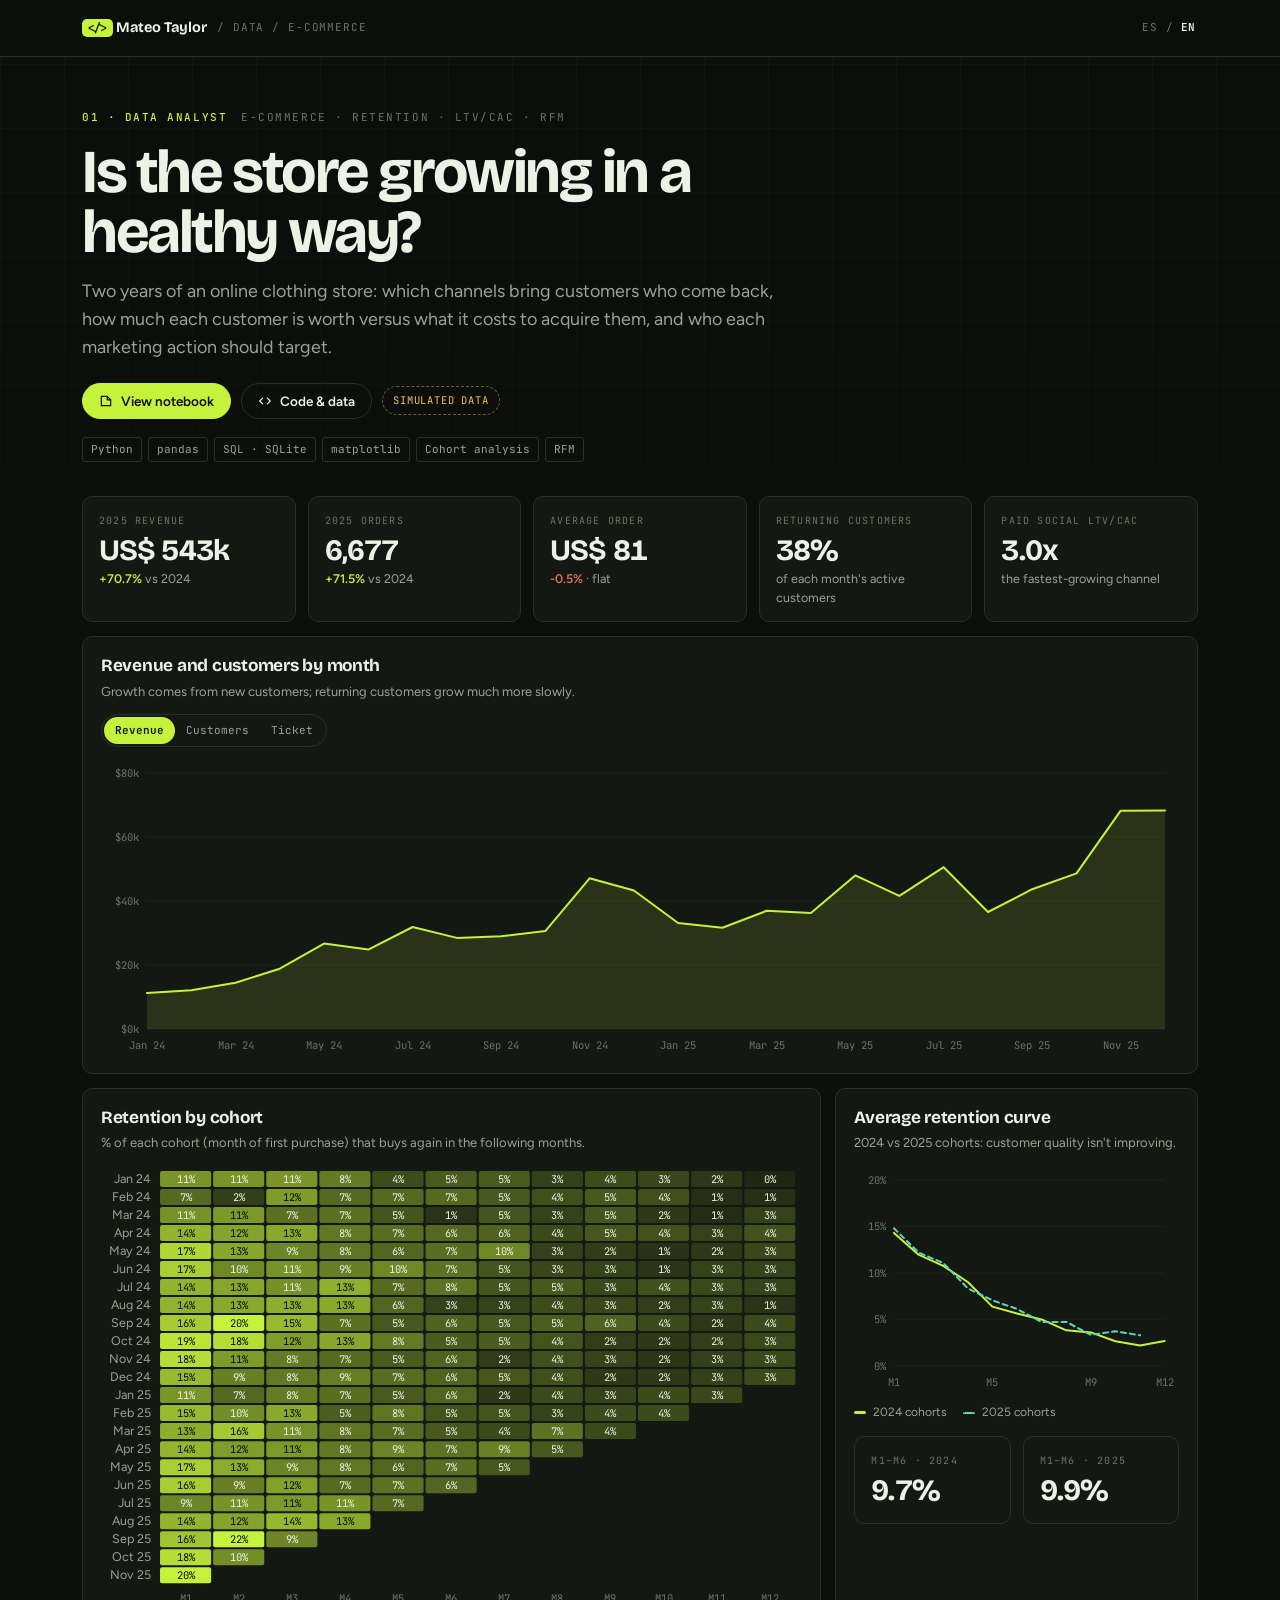
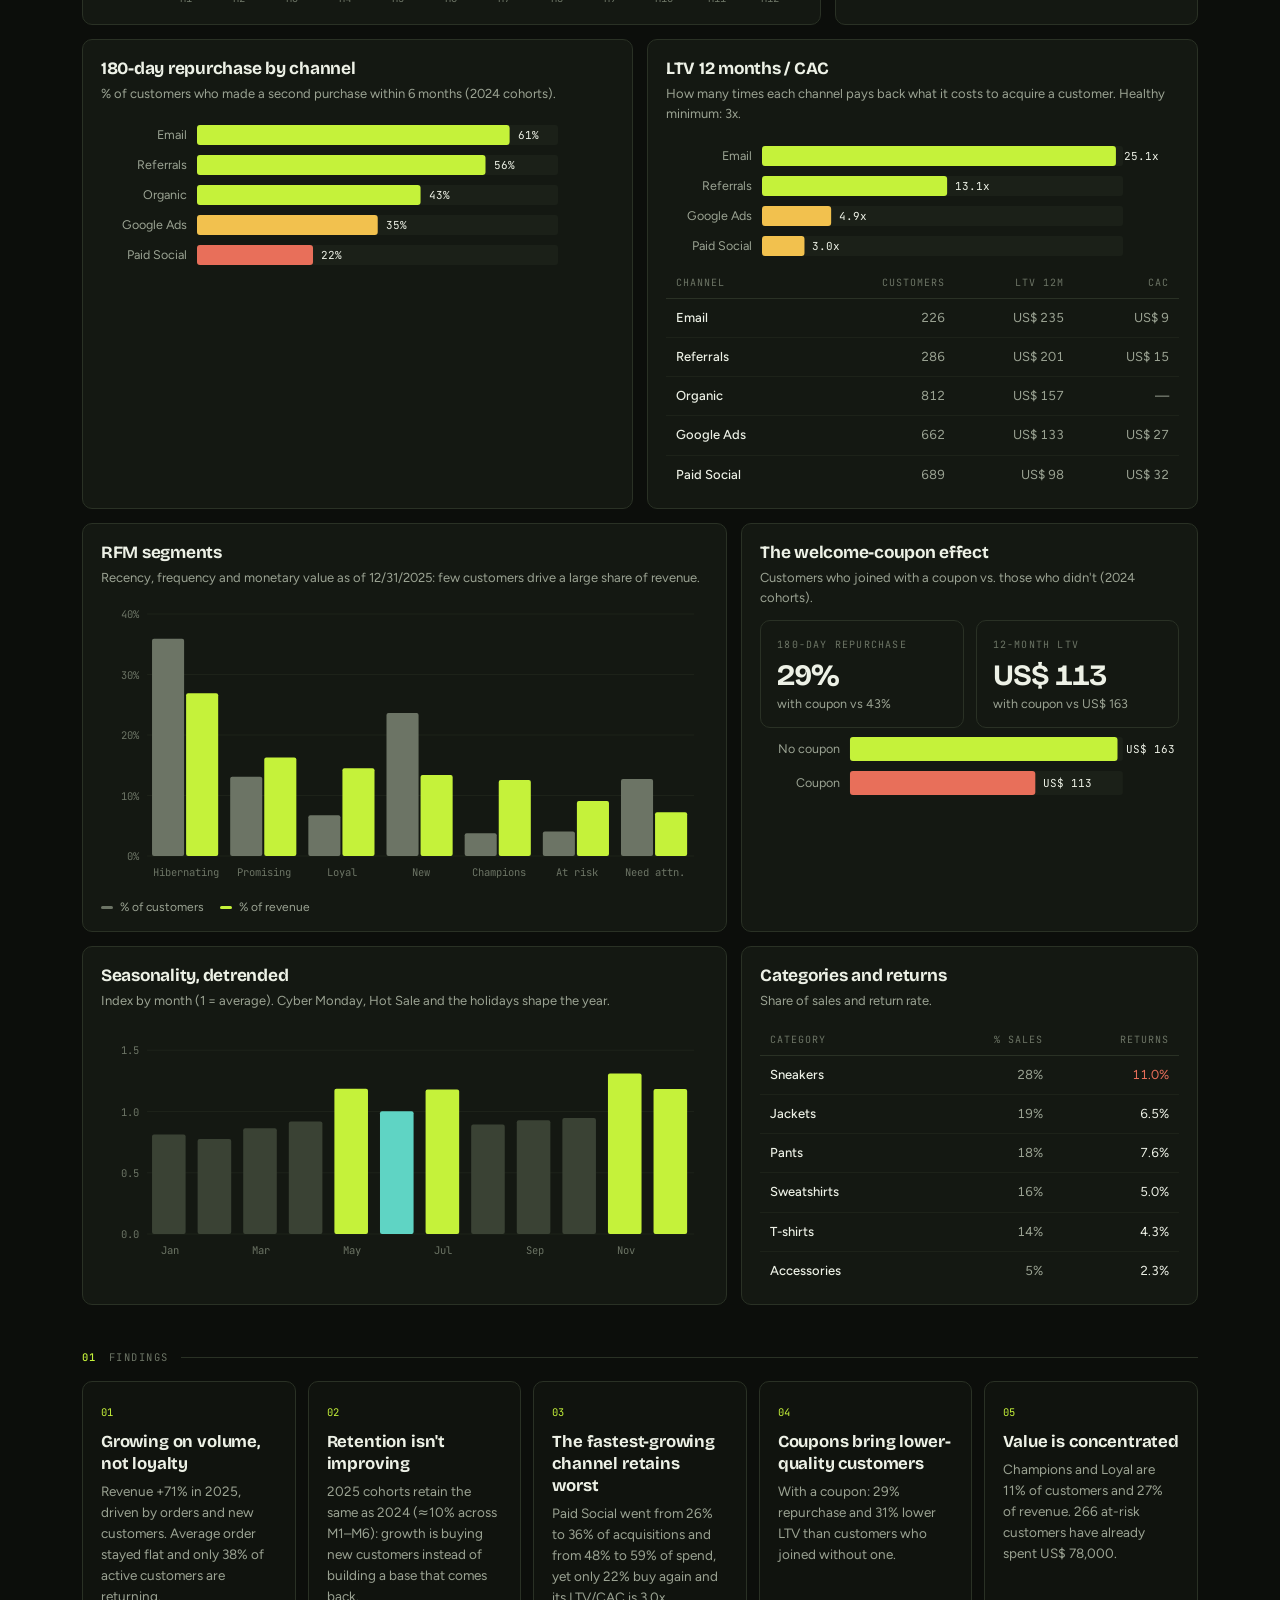
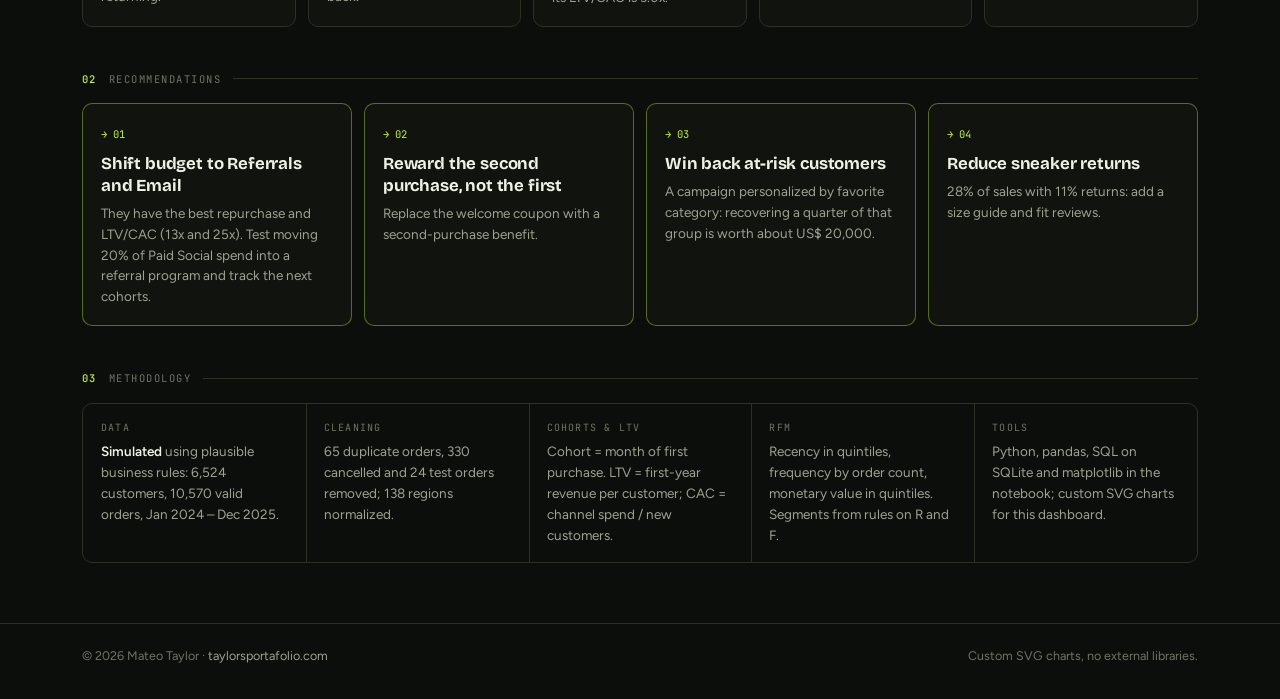
<file: data/ecommerce/index.html>
<!doctype html>
<html lang="es">
<head>
<meta charset="utf-8"><meta name="viewport" content="width=device-width, initial-scale=1">
<title>E-commerce: clientes y cohortes — Mateo Taylor</title>
<meta name="title-en" content="E-commerce: customers & cohorts — Mateo Taylor">
<meta name="description" content="Análisis de clientes, cohortes de retención, LTV/CAC por canal y segmentación RFM de una tienda online. Proyecto de Mateo Taylor.">
<meta name="theme-color" content="#0c0e0b">
<link rel="icon" href="../assets/favicon.svg" type="image/svg+xml">
<link rel="preconnect" href="https://fonts.googleapis.com"><link rel="preconnect" href="https://fonts.gstatic.com" crossorigin>
<link href="https://fonts.googleapis.com/css2?family=Bricolage+Grotesque:opsz,wght@12..96,600;12..96,700&family=Figtree:wght@400;500;600&family=JetBrains+Mono:wght@400;500;600&display=swap" rel="stylesheet">
<link rel="stylesheet" href="../assets/dash.css">
</head>
<body>
<div class="top"><div class="wrap">
  <div class="crumb"><a href="https://www.taylorsportafolio.com/"><b>&lt;/&gt;</b> Mateo Taylor</a><small>/ <a href="../">DATA</a> / E-COMMERCE</small></div>
  <div class="lang" role="group" aria-label="Idioma"><button data-lang="es" aria-pressed="true">ES</button>/<button data-lang="en" aria-pressed="false">EN</button></div>
</div></div>

<main class="wrap">
<header class="hd">
  <p class="kick"><b>01 · Data Analyst</b><span>E-commerce · <x-t data-en="Retention">Retención</x-t> · LTV/CAC · RFM</span></p>
  <h1><x-t data-en="Is the store growing in a healthy way?">¿La tienda crece de forma sana?</x-t></h1>
  <p class="sub"><x-t data-en="Two years of an online clothing store: which channels bring customers who come back, how much each customer is worth versus what it costs to acquire them, and who each marketing action should target.">Análisis de 2 años de una tienda de indumentaria online: qué canales traen clientes que vuelven, cuánto vale cada cliente frente a lo que cuesta conseguirlo y a quién conviene dirigir cada acción.</x-t></p>
  <div class="hd-row">
    <a class="btn pri" href="https://github.com/tutetaylor/TaylorsPortafolio/blob/main/data/projects/01-ecommerce-cohortes/analisis.ipynb" target="_blank" rel="noopener"><svg viewBox="0 0 24 24"><path d="M4 4h10l6 6v10H4z"/><path d="M14 4v6h6"/></svg><x-t data-en="View notebook">Ver notebook</x-t></a>
    <a class="btn" href="https://github.com/tutetaylor/TaylorsPortafolio/tree/main/data/projects/01-ecommerce-cohortes" target="_blank" rel="noopener"><svg viewBox="0 0 24 24"><path d="M8 7l-5 5 5 5M16 7l5 5-5 5"/></svg><x-t data-en="Code &amp; data">Código y datos</x-t></a>
    <span class="note"><x-t data-en="Simulated data">Datos simulados</x-t></span>
  </div>
  <div class="stack"><span>Python</span><span>pandas</span><span>SQL · SQLite</span><span>matplotlib</span><span><x-t data-en="Cohort analysis">Análisis de cohortes</x-t></span><span>RFM</span></div>
</header>

<section class="kpis" id="kpis"></section>

<section class="grid">
  <article class="card w12">
    <h2 id="t-mes"><x-t data-en="Revenue and customers by month">Ingresos y clientes por mes</x-t></h2>
    <p class="cap"><x-t data-en="Growth comes from new customers; returning customers grow much more slowly.">El crecimiento viene de clientes nuevos; los recurrentes crecen mucho más lento.</x-t></p>
    <div class="ctl"><div class="seg" id="seg-mes"><button data-v="ing" aria-pressed="true"><x-t data-en="Revenue">Ingresos</x-t></button><button data-v="cli" aria-pressed="false"><x-t data-en="Customers">Clientes</x-t></button><button data-v="tic" aria-pressed="false">Ticket</button></div></div>
    <div id="ch-mes" data-h="300"></div>
  </article>

  <article class="card w8">
    <h2><x-t data-en="Retention by cohort">Retención por cohorte</x-t></h2>
    <p class="cap"><x-t data-en="% of each cohort (month of first purchase) that buys again in the following months.">% de cada cohorte (mes de primera compra) que vuelve a comprar en los meses siguientes.</x-t></p>
    <div class="tw"><div id="ch-coh" style="min-width:560px"></div></div>
  </article>
  <article class="card w4">
    <h2><x-t data-en="Average retention curve">Curva de retención promedio</x-t></h2>
    <p class="cap"><x-t data-en="2024 vs 2025 cohorts: customer quality isn&#x27;t improving.">Cohortes 2024 vs 2025: la calidad de los clientes no mejora.</x-t></p>
    <div id="ch-curva" data-h="230"></div>
    <div class="kpis" style="margin:14px 0 0;grid-template-columns:repeat(2,minmax(0,1fr))" id="ret-kpi"></div>
  </article>

  <article class="card">
    <h2><x-t data-en="180-day repurchase by channel">Recompra a 180 días por canal</x-t></h2>
    <p class="cap"><x-t data-en="% of customers who made a second purchase within 6 months (2024 cohorts).">% de clientes que hizo una segunda compra dentro de los 6 meses (cohortes 2024).</x-t></p>
    <div id="ch-rec"></div>
  </article>
  <article class="card">
    <h2>LTV 12 <x-t data-en="months">meses</x-t> / CAC</h2>
    <p class="cap"><x-t data-en="How many times each channel pays back what it costs to acquire a customer. Healthy minimum: 3x.">Cuántas veces recupera cada canal lo que cuesta conseguir un cliente. Mínimo sano: 3x.</x-t></p>
    <div id="ch-ltv"></div>
    <div class="tw"><table class="dt" id="tb-canal"></table></div>
  </article>

  <article class="card w7">
    <h2><x-t data-en="RFM segments">Segmentos RFM</x-t></h2>
    <p class="cap"><x-t data-en="Recency, frequency and monetary value as of 12/31/2025: few customers drive a large share of revenue.">Recencia, frecuencia y monto al 31/12/2025: pocos clientes concentran gran parte de los ingresos.</x-t></p>
    <div id="ch-rfm" data-h="290"></div>
  </article>
  <article class="card w5">
    <h2><x-t data-en="The welcome-coupon effect">El efecto del cupón de bienvenida</x-t></h2>
    <p class="cap"><x-t data-en="Customers who joined with a coupon vs. those who didn&#x27;t (2024 cohorts).">Clientes que entraron con cupón frente a los que no (cohortes 2024).</x-t></p>
    <div class="kpis" style="grid-template-columns:repeat(2,minmax(0,1fr));margin:0" id="cup"></div>
    <div id="ch-cup" data-h="170"></div>
  </article>

  <article class="card w7">
    <h2><x-t data-en="Seasonality, detrended">Estacionalidad, sin tendencia</x-t></h2>
    <p class="cap"><x-t data-en="Index by month (1 = average). Cyber Monday, Hot Sale and the holidays shape the year.">Índice por mes (1 = promedio). Cyber Monday, Hot Sale y fiestas marcan el año.</x-t></p>
    <div id="ch-est" data-h="240"></div>
  </article>
  <article class="card w5">
    <h2><x-t data-en="Categories and returns">Categorías y devoluciones</x-t></h2>
    <p class="cap"><x-t data-en="Share of sales and return rate.">Participación en ventas y tasa de devolución.</x-t></p>
    <div class="tw"><table class="dt" id="tb-cat"></table></div>
  </article>
</section>

<section class="sec">
  <p class="sec-t"><b>01</b><x-t data-en="Findings">Hallazgos</x-t></p>
  <div class="finds" id="finds"></div>
</section>
<section class="sec">
  <p class="sec-t"><b>02</b><x-t data-en="Recommendations">Recomendaciones</x-t></p>
  <div class="finds" id="recs"></div>
</section>
<section class="sec">
  <p class="sec-t"><b>03</b><x-t data-en="Methodology">Metodología</x-t></p>
  <dl class="method" id="method"></dl>
</section>
</main>

<footer><div class="wrap"><span>© 2026 Mateo Taylor · <a href="https://www.taylorsportafolio.com/">taylorsportafolio.com</a></span><span><x-t data-en="Custom SVG charts, no external libraries.">Gráficos propios en SVG, sin librerías externas.</x-t></span></div></footer>

<script>window.DATA = {"kpis": {"ingresos_2025": 543483.0, "crec_ingresos": 0.7066938406365995, "pedidos_2025": 6677, "crec_pedidos": 0.7151297200102749, "ticket_2025": 81.39628575707653, "crec_ticket": -0.004918508072745076, "clientes": 6524, "recurrentes_share": 0.3827814569536424, "ret_2024": 0.09672416458165457, "ret_2025": 0.09926652712298108}, "mensual": {"mes": ["2024-01", "2024-02", "2024-03", "2024-04", "2024-05", "2024-06", "2024-07", "2024-08", "2024-09", "2024-10", "2024-11", "2024-12", "2025-01", "2025-02", "2025-03", "2025-04", "2025-05", "2025-06", "2025-07", "2025-08", "2025-09", "2025-10", "2025-11", "2025-12"], "ingresos_usd": [11220.0, 12101.0, 14484.0, 18847.0, 26700.0, 24803.0, 31862.0, 28471.0, 28997.0, 30581.0, 47081.0, 43295.0, 33114.0, 31652.0, 36922.0, 36242.0, 47995.0, 41585.0, 50574.0, 36568.0, 43703.0, 48612.0, 68229.0, 68287.0], "pedidos": [156, 138, 176, 222, 339, 312, 359, 328, 348, 360, 594, 561, 404, 380, 424, 462, 619, 536, 595, 460, 528, 582, 861, 826], "ticket_promedio": [71.92, 87.69, 82.29, 84.89, 78.76, 79.5, 88.75, 86.8, 83.32, 84.95, 79.26, 77.17, 81.97, 83.29, 87.08, 78.45, 77.54, 77.58, 85.0, 79.5, 82.77, 83.53, 79.24, 82.67], "clientes_nuevos": [156, 121, 151, 186, 269, 217, 238, 211, 220, 206, 384, 316, 213, 219, 256, 281, 380, 298, 344, 257, 288, 333, 492, 488], "clientes_recurrentes": [0, 17, 25, 36, 70, 95, 121, 117, 128, 154, 210, 245, 191, 161, 168, 181, 239, 238, 251, 203, 240, 249, 369, 338]}, "estacional": [0.8114715359539652, 0.7759954501113888, 0.8635982603920043, 0.9192402051168486, 1.1858571385808343, 1.0020193979214196, 1.1795945685165963, 0.8930206183226177, 0.9279372451636374, 0.9465879227374895, 1.3105320349639134, 1.184145622219287], "cohortes": {"filas": ["2024-01", "2024-02", "2024-03", "2024-04", "2024-05", "2024-06", "2024-07", "2024-08", "2024-09", "2024-10", "2024-11", "2024-12", "2025-01", "2025-02", "2025-03", "2025-04", "2025-05", "2025-06", "2025-07", "2025-08", "2025-09", "2025-10", "2025-11", "2025-12"], "valores": [[0.109, 0.109, 0.109, 0.0833, 0.0385, 0.0513, 0.0513, 0.0256, 0.0385, 0.0321, 0.0192, 0.0], [0.0661, 0.0248, 0.1157, 0.0661, 0.0661, 0.0661, 0.0496, 0.0413, 0.0496, 0.0413, 0.0083, 0.0083], [0.106, 0.1126, 0.0728, 0.0728, 0.0464, 0.0132, 0.0464, 0.0265, 0.0464, 0.0199, 0.0066, 0.0265], [0.1398, 0.1237, 0.129, 0.0806, 0.0699, 0.0645, 0.0591, 0.0376, 0.0484, 0.043, 0.0269, 0.043], [0.1747, 0.1264, 0.0929, 0.0781, 0.0632, 0.0706, 0.0967, 0.026, 0.0223, 0.0112, 0.0186, 0.0335], [0.1659, 0.0968, 0.106, 0.0876, 0.0968, 0.0737, 0.0461, 0.0323, 0.0276, 0.0138, 0.0276, 0.0276], [0.1387, 0.1261, 0.105, 0.1345, 0.0672, 0.0756, 0.0462, 0.0504, 0.0336, 0.042, 0.0336, 0.0294], [0.1374, 0.128, 0.1327, 0.128, 0.0616, 0.0284, 0.0284, 0.0379, 0.0332, 0.0237, 0.0284, 0.0142], [0.1636, 0.2045, 0.1455, 0.0727, 0.05, 0.0591, 0.05, 0.0545, 0.0591, 0.0364, 0.0182, 0.0364], [0.1893, 0.1796, 0.1165, 0.1262, 0.0825, 0.0534, 0.0534, 0.0437, 0.0243, 0.0194, 0.0243, 0.034], [0.1797, 0.1146, 0.0833, 0.0677, 0.0521, 0.0599, 0.0234, 0.0417, 0.0286, 0.0156, 0.026, 0.0339], [0.1456, 0.0886, 0.0823, 0.0854, 0.0696, 0.0601, 0.0475, 0.0411, 0.019, 0.019, 0.0253, 0.0348], [0.108, 0.0657, 0.0845, 0.0704, 0.0516, 0.061, 0.0188, 0.0376, 0.0282, 0.0376, 0.0329, null], [0.1461, 0.1005, 0.1279, 0.0548, 0.0776, 0.0457, 0.0457, 0.0274, 0.0365, 0.0365, null, null], [0.1328, 0.1602, 0.1055, 0.0781, 0.0703, 0.0508, 0.0352, 0.0742, 0.0352, null, null, null], [0.1423, 0.1174, 0.1139, 0.0819, 0.0925, 0.0747, 0.089, 0.0498, null, null, null, null], [0.1658, 0.1316, 0.0921, 0.0789, 0.0605, 0.0711, 0.0474, null, null, null, null, null], [0.1644, 0.0872, 0.1208, 0.0671, 0.0738, 0.0638, null, null, null, null, null, null], [0.093, 0.1076, 0.1134, 0.1076, 0.0669, null, null, null, null, null, null, null], [0.1401, 0.1245, 0.144, 0.1284, null, null, null, null, null, null, null, null], [0.1562, 0.2222, 0.0938, null, null, null, null, null, null, null, null, null], [0.1802, 0.1021, null, null, null, null, null, null, null, null, null, null], [0.1992, null, null, null, null, null, null, null, null, null, null, null], [null, null, null, null, null, null, null, null, null, null, null, null]]}, "curva": [0.1454, 0.1206, 0.1089, 0.0875, 0.0662, 0.058, 0.0491, 0.0405, 0.0354, 0.028, 0.0228, 0.0268], "canales": [{"canal": "Email", "clientes": 226, "recompra_180d": 0.6061946902654868, "ltv_12m": 235.12849557522125, "inversion_2024": 2118.38, "cac": 9.373362831858408, "ltv_cac": 25.084753443669218}, {"canal": "Referidos", "clientes": 286, "recompra_180d": 0.5594405594405595, "ltv_12m": 200.7575874125874, "inversion_2024": 4375.900000000001, "cac": 15.300349650349652, "ltv_cac": 13.121111085719507}, {"canal": "Orgánico", "clientes": 812, "recompra_180d": 0.43349753694581283, "ltv_12m": 157.0235591133005, "inversion_2024": null, "cac": null, "ltv_cac": null}, {"canal": "Google Ads", "clientes": 662, "recompra_180d": 0.3504531722054381, "ltv_12m": 132.51445619335348, "inversion_2024": 17897.76, "cac": 27.035891238670693, "ltv_cac": 4.901427329453519}, {"canal": "Paid Social", "clientes": 689, "recompra_180d": 0.22496371552975328, "ltv_12m": 97.7034978229318, "inversion_2024": 22360.0, "cac": 32.45283018867924, "ltv_cac": 3.0106310375670846}], "cupon": [{"grupo": "Sin cupón", "clientes": 1840, "recompra_180d": 0.43369565217391304, "ltv_12m": 162.54182608695655}, {"grupo": "Con cupón", "clientes": 835, "recompra_180d": 0.28502994011976046, "ltv_12m": 112.60378443113773}], "rfm": [{"segmento": "Dormidos", "clientes": 2344, "ingresos": 231811.47, "recencia_media": 482.7214163822526, "pedidos_medios": 1.2363481228668942, "% clientes": 0.35928877988963825, "% ingresos": 0.26894586974577356}, {"segmento": "Prometedores", "clientes": 855, "ingresos": 140453.94, "recencia_media": 115.06549707602339, "pedidos_medios": 2.0, "% clientes": 0.13105456774984672, "% ingresos": 0.16295357193723284}, {"segmento": "Leales", "clientes": 441, "ingresos": 125006.45, "recencia_media": 134.24489795918367, "pedidos_medios": 3.326530612244898, "% clientes": 0.06759656652360516, "% ingresos": 0.14503151383786814}, {"segmento": "Nuevos", "clientes": 1542, "ingresos": 115308.89, "recencia_media": 62.746433203631646, "pedidos_medios": 1.0, "% clientes": 0.23635806253832006, "% ingresos": 0.13378047993254918}, {"segmento": "Campeones", "clientes": 245, "ingresos": 108506.19, "recencia_media": 57.21632653061224, "pedidos_medios": 5.0, "% clientes": 0.03755364806866953, "% ingresos": 0.1258880401489631}, {"segmento": "En riesgo", "clientes": 266, "ingresos": 78277.29, "recencia_media": 407.49624060150376, "pedidos_medios": 3.3721804511278197, "% clientes": 0.0407725321888412, "% ingresos": 0.09081670480063882}, {"segmento": "Necesitan atención", "clientes": 831, "ingresos": 62561.89, "recencia_media": 227.07701564380264, "pedidos_medios": 1.0, "% clientes": 0.1273758430410791, "% ingresos": 0.07258381959697427}], "categorias": [{"categoria": "Zapatillas", "unidades": 2828, "importe": 251680.85, "tasa_devolucion": 0.11029126213592233, "% ventas": 0.2780525463403418}, {"categoria": "Camperas", "unidades": 1767, "importe": 175353.25, "tasa_devolucion": 0.06453634085213032, "% ventas": 0.1937271654619513}, {"categoria": "Pantalones", "unidades": 3573, "importe": 159403.63, "tasa_devolucion": 0.07607021866338158, "% ventas": 0.1761063077202485}, {"categoria": "Buzos", "unidades": 3664, "importe": 146566.35, "tasa_devolucion": 0.04980498049804981, "% ventas": 0.16192390809753607}, {"categoria": "Remeras", "unidades": 6450, "importe": 125522.01, "tasa_devolucion": 0.04287429257417252, "% ventas": 0.1386744939166323}, {"categoria": "Accesorios", "unidades": 3243, "importe": 46629.62, "tasa_devolucion": 0.023004059539918808, "% ventas": 0.05151557846329004}], "limpieza": {"duplicados eliminados": 65, "pedidos cancelados (excluidos)": 330, "pedidos con total 0 (excluidos)": 24, "regiones normalizadas": 138, "regiones vacías → 'Sin dato'": 80}};</script>
<script src="../assets/charts.js"></script>
<script src="../assets/dash.js"></script>
<script>
(function(){
  const D = window.DATA, $ = s => document.querySelector(s);
  const MES_ES = ['Ene','Feb','Mar','Abr','May','Jun','Jul','Ago','Sep','Oct','Nov','Dic'], MES_EN = ['Jan','Feb','Mar','Apr','May','Jun','Jul','Aug','Sep','Oct','Nov','Dec'];
  const mlab = ym => { const [y,m] = ym.split('-'); return L(MES_ES,MES_EN)[+m-1] + ' ' + y.slice(2); };
  const CAN = {'Orgánico':['Orgánico','Organic'],'Paid Social':['Paid Social','Paid Social'],'Google Ads':['Google Ads','Google Ads'],'Email':['Email','Email'],'Referidos':['Referidos','Referrals']};
  const can = c => L(...(CAN[c]||[c,c]));
  const SEG = {'Campeones':'Champions','Leales':'Loyal','Prometedores':'Promising','Nuevos':'New','En riesgo':'At risk','Dormidos':'Hibernating','Necesitan atención':'Need attn.'};
  const SEG_ES = s => s==='Necesitan atención' ? 'Nec. atención' : s;
  const CAT = {'Zapatillas':'Sneakers','Camperas':'Jackets','Pantalones':'Pants','Buzos':'Sweatshirts','Remeras':'T-shirts','Accesorios':'Accessories'};
  let modo = 'ing';

  function kpi(label, value, note){ return `<div class="kpi"><span>${label}</span><strong>${value}</strong>${note?`<small>${note}</small>`:''}</div>`; }
  const delta = v => `<b class="${v<0?'neg':''}">${v>=0?'+':''}${fmt.pct(v,1)}</b>`;

  function render(){
    const K = D.kpis, ps = D.canales.find(c=>c.canal==='Paid Social');
    $('#kpis').innerHTML =
      kpi(L('Ingresos 2025','2025 revenue'), fmt.usdk(K.ingresos_2025), delta(K.crec_ingresos)+L(' vs 2024',' vs 2024')) +
      kpi(L('Pedidos 2025','2025 orders'), fmt.int(K.pedidos_2025), delta(K.crec_pedidos)+L(' vs 2024',' vs 2024')) +
      kpi(L('Ticket promedio','Average order'), fmt.usd(K.ticket_2025), delta(K.crec_ticket)+L(' · plano',' · flat')) +
      kpi(L('Clientes recurrentes','Returning customers'), fmt.pct(K.recurrentes_share,0), L('de los activos de cada mes','of each month\'s active customers')) +
      kpi(L('LTV/CAC Paid Social','Paid Social LTV/CAC'), fmt.dec(ps.ltv_cac,1)+'x', L('el canal que más crece','the fastest-growing channel'));

    // mensual
    const M = D.mensual, labs = M.mes.map(mlab);
    if (modo==='ing') DC.line($('#ch-mes'), {labels:labs, area:true, series:[{name:L('Ingresos','Revenue'), data:M.ingresos_usd}], yFmt:v=>'$'+(v/1000).toFixed(0)+'k', tipFmt:fmt.usd});
    else if (modo==='cli') DC.bars($('#ch-mes'), {labels:labs, stacked:true, series:[{name:L('Nuevos','New'), data:M.clientes_nuevos, color:'#c5f23a'},{name:L('Recurrentes','Returning'), data:M.clientes_recurrentes, color:'#5fd4c4'}], tipFmt:fmt.int});
    else DC.line($('#ch-mes'), {labels:labs, yMin:60, yMax:100, series:[{name:L('Ticket promedio','Average order'), data:M.ticket_promedio, color:'#f2c14e'}], yFmt:v=>'$'+v.toFixed(0), tipFmt:v=>fmt.usd(v)});

    // cohortes
    const C = D.cohortes, rows = C.filas.map((f,i)=>[f,C.valores[i]]).filter(r=>r[1][0]!=null);
    DC.heat($('#ch-coh'), {rows: rows.map(r=>mlab(r[0])), cols: Array.from({length:12},(_,i)=>'M'+(i+1)), values: rows.map(r=>r[1]), min:0, max:.2, showValues:true, fmt:v=>Math.round(v*100)+'%', valueName:L('retención','retention'), cellH:18, labelW:58});
    // curva 2024 vs 2025
    const avg = yr => Array.from({length:12},(_,k)=>{ const v = rows.filter(r=>r[0].startsWith(yr)).map(r=>r[1][k]).filter(x=>x!=null); return v.length? v.reduce((a,b)=>a+b,0)/v.length : null; });
    DC.line($('#ch-curva'), {labels:Array.from({length:12},(_,i)=>'M'+(i+1)), yMin:0, yMax:.2, series:[{name:L('Cohortes 2024','2024 cohorts'), data:avg('2024')},{name:L('Cohortes 2025','2025 cohorts'), data:avg('2025'), color:'#5fd4c4', dash:true}], yFmt:v=>Math.round(v*100)+'%', tipFmt:v=>fmt.pct(v,1), margin:{l:40}});
    $('#ret-kpi').innerHTML = kpi('M1–M6 · 2024', fmt.pct(K.ret_2024,1)) + kpi('M1–M6 · 2025', fmt.pct(K.ret_2025,1));

    // canales
    const cs = [...D.canales].sort((a,b)=>b.recompra_180d-a.recompra_180d);
    DC.bars($('#ch-rec'), {horizontal:true, labels:cs.map(c=>can(c.canal)), labelW:96, series:[{name:'', data:cs.map(c=>c.recompra_180d), colors:cs.map(c=>c.recompra_180d>=.4?'#c5f23a':c.recompra_180d>=.3?'#f2c14e':'#e86f5a')}], xMax:.7, xFmt:v=>fmt.pct(v,0)});
    const cl = D.canales.filter(c=>c.ltv_cac!=null).sort((a,b)=>b.ltv_cac-a.ltv_cac);
    DC.bars($('#ch-ltv'), {horizontal:true, labels:cl.map(c=>can(c.canal)), labelW:96, series:[{name:'', data:cl.map(c=>c.ltv_cac), colors:cl.map(c=>c.ltv_cac>=5?'#c5f23a':c.ltv_cac>=3?'#f2c14e':'#e86f5a')}], xFmt:v=>fmt.dec(v,1)+'x'});
    $('#tb-canal').innerHTML = `<thead><tr><th>${L('Canal','Channel')}</th><th class="num">${L('Clientes','Customers')}</th><th class="num">LTV 12m</th><th class="num">CAC</th></tr></thead><tbody>` +
      D.canales.map(c=>`<tr><td>${can(c.canal)}</td><td class="num">${fmt.int(c.clientes)}</td><td class="num">${fmt.usd(c.ltv_12m)}</td><td class="num">${c.cac==null?'—':fmt.usd(c.cac)}</td></tr>`).join('') + '</tbody>';

    // RFM
    const R = D.rfm;
    DC.bars($('#ch-rfm'), {labels:R.map(r=>L(SEG_ES(r.segmento),SEG[r.segmento])), yMax:.4, series:[{name:L('% de clientes','% of customers'), data:R.map(r=>r['% clientes']), color:'#6c7465'},{name:L('% de ingresos','% of revenue'), data:R.map(r=>r['% ingresos']), color:'#c5f23a'}], yFmt:v=>Math.round(v*100)+'%', tipFmt:v=>fmt.pct(v,1), margin:{b:34}});

    // cupón
    const sin = D.cupon.find(c=>c.grupo==='Sin cupón'), con = D.cupon.find(c=>c.grupo==='Con cupón');
    $('#cup').innerHTML = kpi(L('Recompra 180 d','180-day repurchase'), fmt.pct(con.recompra_180d,0), L('con cupón vs ','with coupon vs ')+fmt.pct(sin.recompra_180d,0)) +
                          kpi(L('LTV 12 meses','12-month LTV'), fmt.usd(con.ltv_12m), L('con cupón vs ','with coupon vs ')+fmt.usd(sin.ltv_12m));
    DC.bars($('#ch-cup'), {horizontal:true, labels:[L('Sin cupón','No coupon'),L('Con cupón','Coupon')], labelW:90, rowH:34, series:[{name:'LTV', data:[sin.ltv_12m,con.ltv_12m], colors:['#c5f23a','#e86f5a']}], xFmt:fmt.usd});

    // estacional
    DC.bars($('#ch-est'), {labels:L(MES_ES,MES_EN), series:[{name:L('Índice','Index'), data:D.estacional, colors:D.estacional.map(v=>v>=1.1?'#c5f23a':v>=.95?'#5fd4c4':'#3a4234')}], yMax:1.6, yFmt:v=>v.toFixed(1), tipFmt:v=>fmt.dec(v,2)});

    // categorías
    $('#tb-cat').innerHTML = `<thead><tr><th>${L('Categoría','Category')}</th><th class="num">${L('% ventas','% sales')}</th><th class="num">${L('Devolución','Returns')}</th></tr></thead><tbody>` +
      D.categorias.map(c=>`<tr><td>${L(c.categoria,CAT[c.categoria])}</td><td class="num">${fmt.pct(c['% ventas'],0)}</td><td class="num" style="color:${c.tasa_devolucion>=.09?'#e86f5a':'inherit'}">${fmt.pct(c.tasa_devolucion,1)}</td></tr>`).join('') + '</tbody>';

    // hallazgos y recomendaciones
    const F = L([
      ['Crece por volumen, no por fidelidad','Ingresos +71% en 2025, impulsados por pedidos y clientes nuevos. El ticket se mantuvo plano y solo el 38% de los activos son recurrentes.'],
      ['La retención no mejora','Las cohortes 2025 retienen igual que las de 2024 (≈10% entre M1 y M6): el crecimiento compra clientes nuevos en lugar de construir una base que vuelva.'],
      ['El canal que más crece retiene peor','Paid Social pasó del 26% al 36% de las altas y del 48% al 59% de la inversión, pero solo el 22% recompra y su LTV/CAC es 3,0x.'],
      ['El cupón atrae clientes de menor calidad','Con cupón: 29% de recompra y 31% menos de LTV que quienes entraron sin cupón.'],
      ['El valor está concentrado','Campeones y Leales son el 11% de los clientes y el 27% de los ingresos. Hay 266 clientes en riesgo que ya gastaron US$ 78.000.'],
    ],[
      ['Growing on volume, not loyalty','Revenue +71% in 2025, driven by orders and new customers. Average order stayed flat and only 38% of active customers are returning.'],
      ['Retention isn\'t improving','2025 cohorts retain the same as 2024 (≈10% across M1–M6): growth is buying new customers instead of building a base that comes back.'],
      ['The fastest-growing channel retains worst','Paid Social went from 26% to 36% of acquisitions and from 48% to 59% of spend, yet only 22% buy again and its LTV/CAC is 3.0x.'],
      ['Coupons bring lower-quality customers','With a coupon: 29% repurchase and 31% lower LTV than customers who joined without one.'],
      ['Value is concentrated','Champions and Loyal are 11% of customers and 27% of revenue. 266 at-risk customers have already spent US$ 78,000.'],
    ]);
    $('#finds').innerHTML = F.map((f,i)=>`<div class="find"><i>0${i+1}</i><h3>${f[0]}</h3><p>${f[1]}</p></div>`).join('');
    const RC = L([
      ['Mover presupuesto a Referidos y Email','Son los canales con mejor recompra y LTV/CAC (13x y 25x). Probar mover un 20% de Paid Social a un programa de referidos y medir las próximas cohortes.'],
      ['Premiar la segunda compra, no la primera','Reemplazar el cupón de bienvenida por un beneficio en la segunda compra.'],
      ['Reactivar a los clientes en riesgo','Campaña personalizada por categoría favorita: recuperar un cuarto de ese grupo equivale a unos US$ 20.000.'],
      ['Bajar devoluciones en Zapatillas','28% de las ventas con 11% de devoluciones: guía de talles y reseñas de calce.'],
    ],[
      ['Shift budget to Referrals and Email','They have the best repurchase and LTV/CAC (13x and 25x). Test moving 20% of Paid Social spend into a referral program and track the next cohorts.'],
      ['Reward the second purchase, not the first','Replace the welcome coupon with a second-purchase benefit.'],
      ['Win back at-risk customers','A campaign personalized by favorite category: recovering a quarter of that group is worth about US$ 20,000.'],
      ['Reduce sneaker returns','28% of sales with 11% returns: add a size guide and fit reviews.'],
    ]);
    $('#recs').innerHTML = RC.map((f,i)=>`<div class="find rec"><i>→ 0${i+1}</i><h3>${f[0]}</h3><p>${f[1]}</p></div>`).join('');
    const lp = D.limpieza;
    const MT = L([
      ['Datos', `<b>Simulados</b> con reglas de negocio plausibles: ${fmt.int(K.clientes)} clientes, ${fmt.int(D.mensual.pedidos.reduce((a,b)=>a+b,0))} pedidos válidos, ene 2024 – dic 2025.`],
      ['Limpieza', `${lp['duplicados eliminados']} pedidos duplicados, ${lp['pedidos cancelados (excluidos)']} cancelados y ${lp['pedidos con total 0 (excluidos)']} de prueba excluidos; ${lp['regiones normalizadas']} regiones normalizadas.`],
      ['Cohortes y LTV', 'Cohorte = mes de primera compra. LTV = ingresos del primer año por cliente; CAC = inversión del canal / clientes nuevos.'],
      ['RFM', 'Recencia en quintiles, frecuencia por cantidad de pedidos, monto en quintiles. Segmentos por reglas sobre R y F.'],
      ['Herramientas', 'Python, pandas, SQL sobre SQLite y matplotlib en el notebook; gráficos propios en SVG para este dashboard.'],
    ],[
      ['Data', `<b>Simulated</b> using plausible business rules: ${fmt.int(K.clientes)} customers, ${fmt.int(D.mensual.pedidos.reduce((a,b)=>a+b,0))} valid orders, Jan 2024 – Dec 2025.`],
      ['Cleaning', `${lp['duplicados eliminados']} duplicate orders, ${lp['pedidos cancelados (excluidos)']} cancelled and ${lp['pedidos con total 0 (excluidos)']} test orders removed; ${lp['regiones normalizadas']} regions normalized.`],
      ['Cohorts & LTV', 'Cohort = month of first purchase. LTV = first-year revenue per customer; CAC = channel spend / new customers.'],
      ['RFM', 'Recency in quintiles, frequency by order count, monetary value in quintiles. Segments from rules on R and F.'],
      ['Tools', 'Python, pandas, SQL on SQLite and matplotlib in the notebook; custom SVG charts for this dashboard.'],
    ]);
    $('#method').innerHTML = MT.map(m=>`<div><dt>${m[0]}</dt><dd>${m[1]}</dd></div>`).join('');
  }

  document.querySelectorAll('#seg-mes button').forEach(b=>b.addEventListener('click',()=>{ modo=b.dataset.v; document.querySelectorAll('#seg-mes button').forEach(x=>x.setAttribute('aria-pressed',x===b)); render(); }));
  document.addEventListener('langchange', render);
})();
</script>
</body>
</html>
</file>
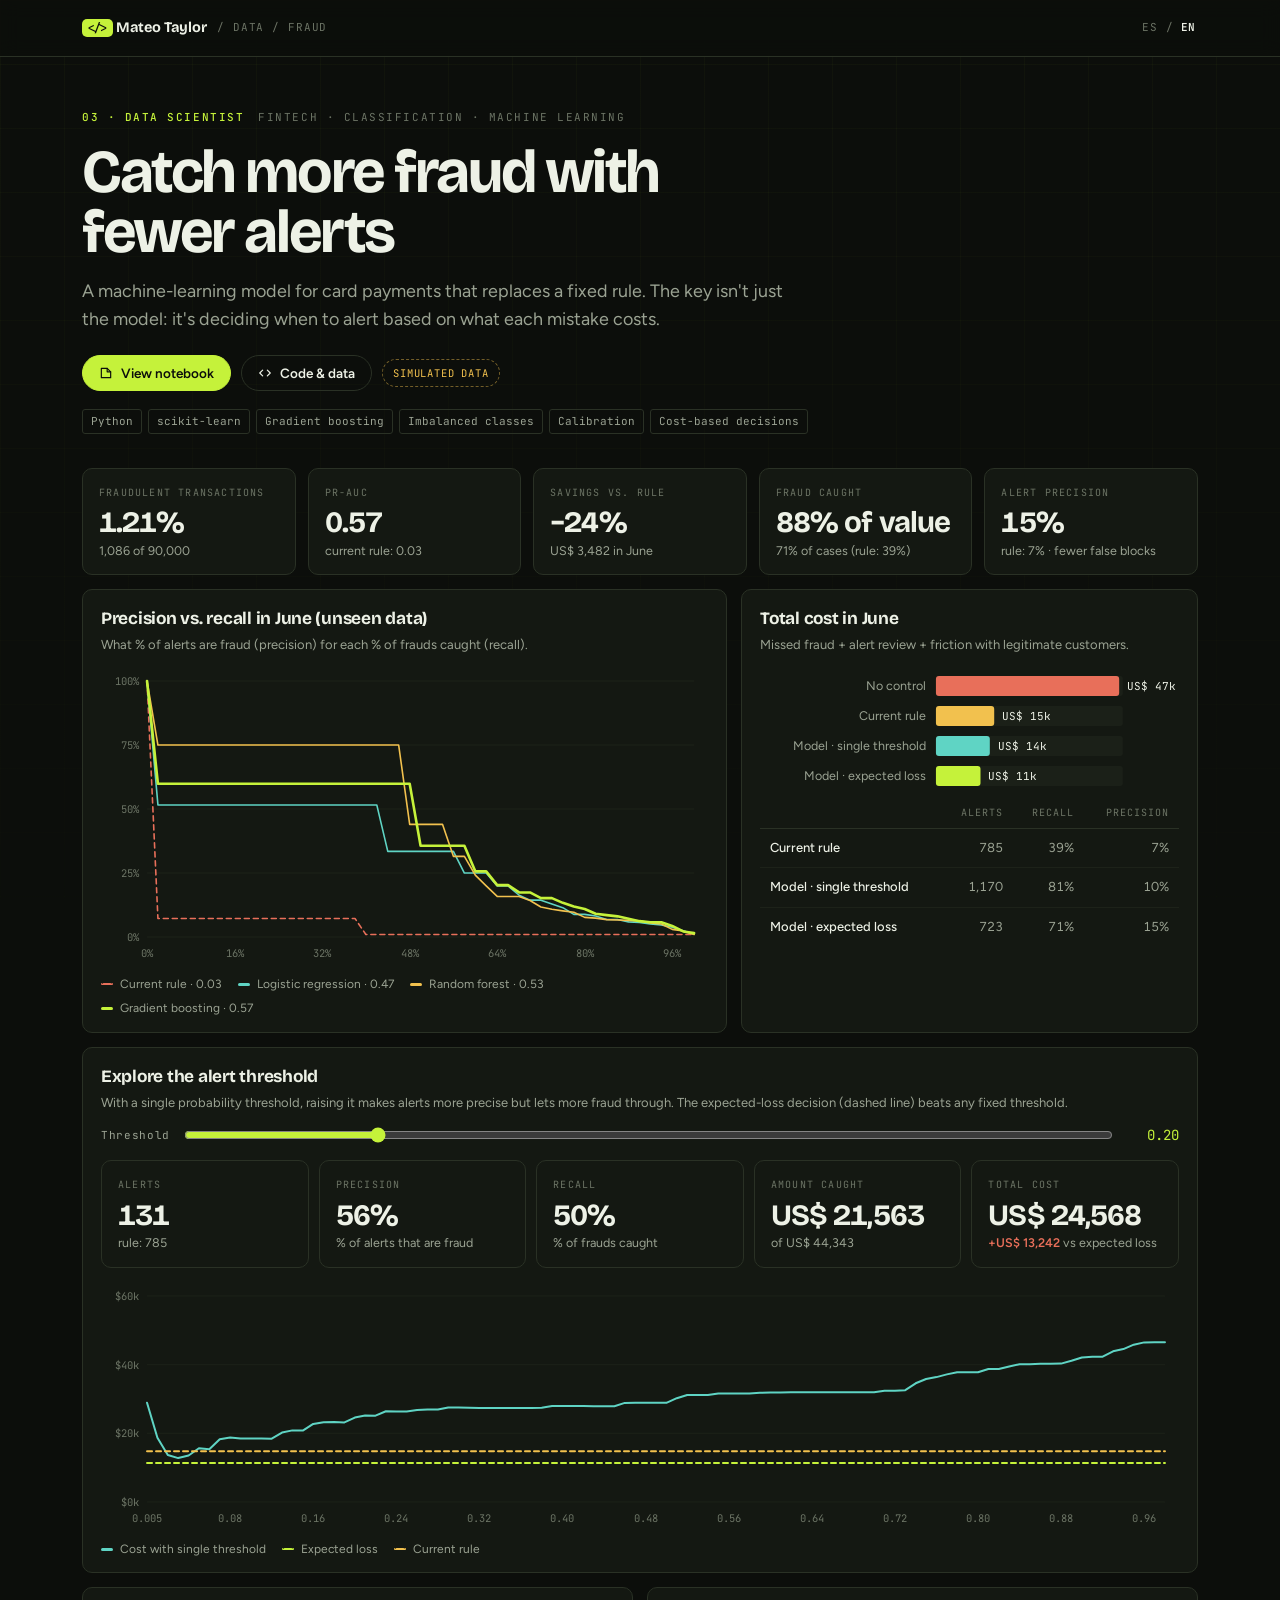
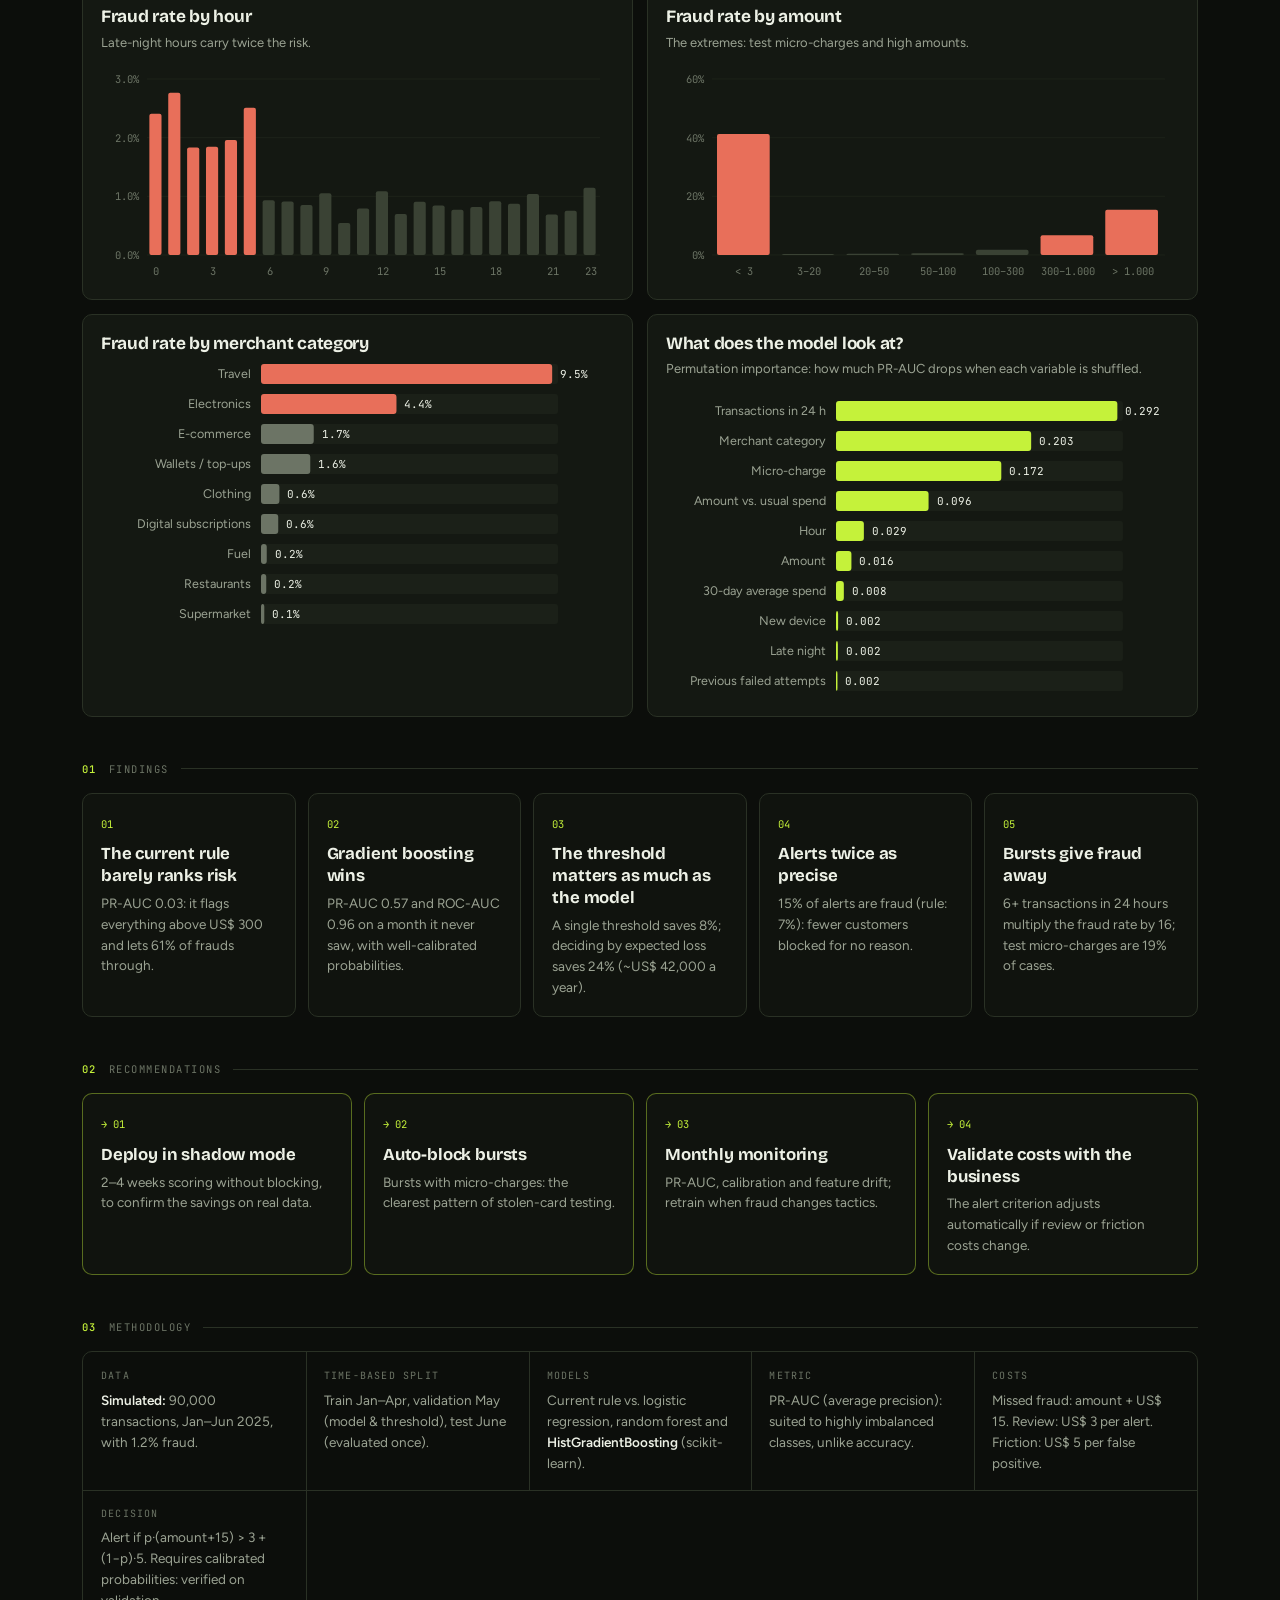
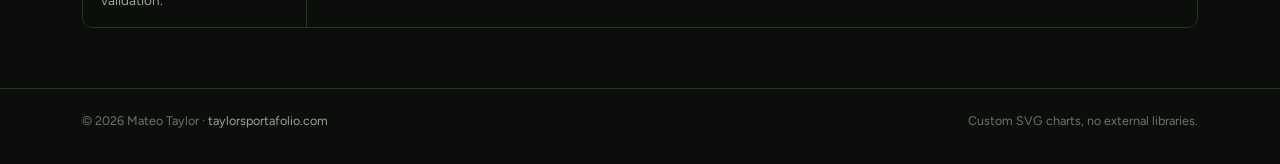
<file: data/fraude/index.html>
<!doctype html>
<html lang="es">
<head>
<meta charset="utf-8"><meta name="viewport" content="width=device-width, initial-scale=1">
<title>Fintech: detección de fraude — Mateo Taylor</title>
<meta name="title-en" content="Fintech: fraud detection — Mateo Taylor">
<meta name="description" content="Modelo de machine learning para detectar fraude en pagos con tarjeta, con umbral optimizado por costo. Proyecto de Mateo Taylor.">
<meta name="theme-color" content="#0c0e0b">
<link rel="icon" href="../assets/favicon.svg" type="image/svg+xml">
<link rel="preconnect" href="https://fonts.googleapis.com"><link rel="preconnect" href="https://fonts.gstatic.com" crossorigin>
<link href="https://fonts.googleapis.com/css2?family=Bricolage+Grotesque:opsz,wght@12..96,600;12..96,700&family=Figtree:wght@400;500;600&family=JetBrains+Mono:wght@400;500;600&display=swap" rel="stylesheet">
<link rel="stylesheet" href="../assets/dash.css">
<style>.thr-out{display:grid;grid-template-columns:repeat(5,1fr);gap:10px;margin:0 0 14px}@media (max-width:900px){.thr-out{grid-template-columns:1fr 1fr}}</style>
</head>
<body>
<div class="top"><div class="wrap">
  <div class="crumb"><a href="https://www.taylorsportafolio.com/"><b>&lt;/&gt;</b> Mateo Taylor</a><small>/ <a href="../">DATA</a> / <x-t data-en="FRAUD">FRAUDE</x-t></small></div>
  <div class="lang" role="group" aria-label="Idioma"><button data-lang="es" aria-pressed="true">ES</button>/<button data-lang="en" aria-pressed="false">EN</button></div>
</div></div>

<main class="wrap">
<header class="hd">
  <p class="kick"><b>03 · Data Scientist</b><span>Fintech · <x-t data-en="Classification">Clasificación</x-t> · <x-t data-en="Machine learning">Machine learning</x-t></span></p>
  <h1><x-t data-en="Catch more fraud with fewer alerts">Detectar más fraude con menos alertas</x-t></h1>
  <p class="sub"><x-t data-en="A machine-learning model for card payments that replaces a fixed rule. The key isn&#x27;t just the model: it&#x27;s deciding when to alert based on what each mistake costs.">Un modelo de machine learning para pagos con tarjeta que reemplaza una regla fija. La clave no es solo el modelo: es decidir cuándo alertar según lo que cuesta cada error.</x-t></p>
  <div class="hd-row">
    <a class="btn pri" href="https://github.com/tutetaylor/TaylorsPortafolio/blob/main/data/projects/03-fintech-fraude/analisis.ipynb" target="_blank" rel="noopener"><svg viewBox="0 0 24 24"><path d="M4 4h10l6 6v10H4z"/><path d="M14 4v6h6"/></svg><x-t data-en="View notebook">Ver notebook</x-t></a>
    <a class="btn" href="https://github.com/tutetaylor/TaylorsPortafolio/tree/main/data/projects/03-fintech-fraude" target="_blank" rel="noopener"><svg viewBox="0 0 24 24"><path d="M8 7l-5 5 5 5M16 7l5 5-5 5"/></svg><x-t data-en="Code &amp; data">Código y datos</x-t></a>
    <span class="note"><x-t data-en="Simulated data">Datos simulados</x-t></span>
  </div>
  <div class="stack"><span>Python</span><span>scikit-learn</span><span>Gradient boosting</span><span><x-t data-en="Imbalanced classes">Clases desbalanceadas</x-t></span><span><x-t data-en="Calibration">Calibración</x-t></span><span><x-t data-en="Cost-based decisions">Decisión por costo</x-t></span></div>
</header>

<section class="kpis" id="kpis"></section>

<section class="grid">
  <article class="card w7">
    <h2><x-t data-en="Precision vs. recall in June (unseen data)">Precisión vs. recall en junio (datos nunca vistos)</x-t></h2>
    <p class="cap"><x-t data-en="What % of alerts are fraud (precision) for each % of frauds caught (recall).">Qué % de las alertas son fraude (precisión) para cada % de fraudes detectados (recall).</x-t></p>
    <div id="ch-pr" data-h="300"></div>
  </article>
  <article class="card w5">
    <h2><x-t data-en="Total cost in June">Costo total de junio</x-t></h2>
    <p class="cap"><x-t data-en="Missed fraud + alert review + friction with legitimate customers.">Fraude no detectado + revisión de alertas + fricción con clientes legítimos.</x-t></p>
    <div id="ch-cost"></div>
    <div class="tw"><table class="dt" id="tb-comp"></table></div>
  </article>

  <article class="card w12">
    <h2><x-t data-en="Explore the alert threshold">Explorá el umbral de alerta</x-t></h2>
    <p class="cap"><x-t data-en="With a single probability threshold, raising it makes alerts more precise but lets more fraud through. The expected-loss decision (dashed line) beats any fixed threshold.">Con un umbral único por probabilidad, subirlo da alertas más precisas pero deja pasar más fraude. La decisión por pérdida esperada (línea punteada) le gana a cualquier umbral fijo.</x-t></p>
    <div class="slider"><label for="thr"><x-t data-en="Threshold">Umbral</x-t></label><input type="range" id="thr" min="0" max="0" step="1"><output id="thr-o"></output></div>
    <div class="thr-out kpis" id="thr-k"></div>
    <div id="ch-thr" data-h="250"></div>
  </article>

  <article class="card">
    <h2><x-t data-en="Fraud rate by hour">Tasa de fraude por hora</x-t></h2>
    <p class="cap"><x-t data-en="Late-night hours carry twice the risk.">La madrugada concentra el doble de riesgo.</x-t></p>
    <div id="ch-hora" data-h="220"></div>
  </article>
  <article class="card">
    <h2><x-t data-en="Fraud rate by amount">Tasa de fraude por monto</x-t></h2>
    <p class="cap"><x-t data-en="The extremes: test micro-charges and high amounts.">Extremos: micro-cargos de prueba y montos altos.</x-t></p>
    <div id="ch-monto" data-h="220"></div>
  </article>
  <article class="card">
    <h2><x-t data-en="Fraud rate by merchant category">Tasa de fraude por rubro</x-t></h2>
    <div id="ch-rubro"></div>
  </article>
  <article class="card">
    <h2><x-t data-en="What does the model look at?">¿Qué mira el modelo?</x-t></h2>
    <p class="cap"><x-t data-en="Permutation importance: how much PR-AUC drops when each variable is shuffled.">Importancia por permutación: cuánto cae la PR-AUC si se mezcla cada variable.</x-t></p>
    <div id="ch-imp"></div>
  </article>
</section>

<section class="sec"><p class="sec-t"><b>01</b><x-t data-en="Findings">Hallazgos</x-t></p><div class="finds" id="finds"></div></section>
<section class="sec"><p class="sec-t"><b>02</b><x-t data-en="Recommendations">Recomendaciones</x-t></p><div class="finds" id="recs"></div></section>
<section class="sec"><p class="sec-t"><b>03</b><x-t data-en="Methodology">Metodología</x-t></p><dl class="method" id="method"></dl></section>
</main>

<footer><div class="wrap"><span>© 2026 Mateo Taylor · <a href="https://www.taylorsportafolio.com/">taylorsportafolio.com</a></span><span><x-t data-en="Custom SVG charts, no external libraries.">Gráficos propios en SVG, sin librerías externas.</x-t></span></div></footer>

<script>window.DATA = {"base": {"n": 90000, "fraudes": 1086, "tasa": 0.012066666666666667, "monto_fraude": 309615.36, "n_test": 14731, "fraudes_test": 148}, "hora": [0.024093195657929573, 0.02765843179377014, 0.01830910070005385, 0.018464008563018466, 0.0196078431372549, 0.0250791974656811, 0.009313464608834487, 0.009114583333333334, 0.008535242290748899, 0.01053200108020524, 0.005445140212360468, 0.007929997265518185, 0.010860711376595167, 0.00700570835495589, 0.00909090909090909, 0.00842770608375033, 0.0077209797657082, 0.008198889182755884, 0.009176788124156544, 0.008755638100291854, 0.010391686650679457, 0.006891271056661562, 0.007532956685499058, 0.011466666666666667], "tramos": {"labels": ["< 3", "3–20", "20–50", "50–100", "100–300", "300–1.000", "> 1.000"], "tasa": [0.4122448979591837, 0.003074070459646726, 0.004123776245789656, 0.005664289687958327, 0.018153727307840865, 0.06709108716944172, 0.15436241610738255], "n": [490, 20494, 31767, 19773, 12945, 4084, 447]}, "rubro": [{"rubro": "Viajes", "tasa": 0.09463467241844163}, {"rubro": "Electrónica", "tasa": 0.044028178033941726}, {"rubro": "E-commerce", "tasa": 0.01713937706629546}, {"rubro": "Billeteras / recargas", "tasa": 0.016012558869701727}, {"rubro": "Indumentaria", "tasa": 0.005981391227292867}, {"rubro": "Suscripciones digitales", "tasa": 0.005601858177346632}, {"rubro": "Combustible", "tasa": 0.0018714222809335095}, {"rubro": "Gastronomía", "tasa": 0.0017032427120864722}, {"rubro": "Supermercado", "tasa": 0.0010705143123109146}], "segmentos": [{"segmento": "Todas", "tasa_de_fraude": 0.012066666666666667, "veces_el_promedio": 1.0}, {"segmento": "Internacional", "tasa_de_fraude": 0.03531598513011153, "veces_el_promedio": 2.926739099180513}, {"segmento": "Dispositivo nuevo", "tasa_de_fraude": 0.05236907730673317, "veces_el_promedio": 4.339978782325953}, {"segmento": "Cuenta de menos de 60 días", "tasa_de_fraude": 0.030467899891186073, "veces_el_promedio": 2.5249640793800614}, {"segmento": "6+ transacciones en 24 h", "tasa_de_fraude": 0.1935788479697828, "veces_el_promedio": 16.04244596434664}, {"segmento": "Con intentos fallidos previos", "tasa_de_fraude": 0.024732913800673204, "veces_el_promedio": 2.0496889890060666}], "modelos": [{"modelo": "Regla actual", "PR-AUC": 0.028968200918237763, "ROC-AUC": 0.6280096504807487}, {"modelo": "Regresión logística", "PR-AUC": 0.406961498387468, "ROC-AUC": 0.9309035520018178}, {"modelo": "Random forest", "PR-AUC": 0.46699070617852523, "ROC-AUC": 0.9180951839911378}, {"modelo": "Gradient boosting", "PR-AUC": 0.5123831807013195, "ROC-AUC": 0.9286869239181378}], "mejor": "Gradient boosting", "pr": {"Regla actual": {"r": [1.0, 0.3851, 0.0], "p": [0.01, 0.0726, 1.0], "ap": 0.03414267529011902}, "Regresión logística": {"r": [1.0, 1.0, 1.0, 1.0, 1.0, 1.0, 1.0, 1.0, 1.0, 1.0, 1.0, 1.0, 1.0, 1.0, 1.0, 1.0, 1.0, 1.0, 1.0, 1.0, 1.0, 1.0, 1.0, 0.9932, 0.9932, 0.9932, 0.9932, 0.9932, 0.9932, 0.9932, 0.9932, 0.9932, 0.9932, 0.9932, 0.9932, 0.9932, 0.9932, 0.9932, 0.9932, 0.9932, 0.9932, 0.9932, 0.9932, 0.9932, 0.9932, 0.9932, 0.9932, 0.9932, 0.9932, 0.9932, 0.9932, 0.9932, 0.9932, 0.9932, 0.9932, 0.9932, 0.9932, 0.9932, 0.9932, 0.9932, 0.9865, 0.9865, 0.9865, 0.9865, 0.9865, 0.9865, 0.9865, 0.9865, 0.9865, 0.9865, 0.9865, 0.9797, 0.9797, 0.9797, 0.973, 0.973, 0.973, 0.973, 0.973, 0.973, 0.9662, 0.9662, 0.9662, 0.9662, 0.9662, 0.9662, 0.9662, 0.9662, 0.9662, 0.9662, 0.9595, 0.9595, 0.9527, 0.9527, 0.9527, 0.9459, 0.9392, 0.9324, 0.9189, 0.9122, 0.9122, 0.8919, 0.8716, 0.8649, 0.8649, 0.8378, 0.8243, 0.8243, 0.8176, 0.777, 0.7703, 0.7703, 0.7568, 0.723, 0.6824, 0.6689, 0.6284, 0.5608, 0.4324, 0.0], "p": [0.01, 0.0101, 0.0102, 0.0103, 0.0104, 0.0105, 0.0106, 0.0107, 0.0108, 0.0109, 0.011, 0.0111, 0.0112, 0.0113, 0.0114, 0.0115, 0.0116, 0.0117, 0.0118, 0.012, 0.0121, 0.0122, 0.0123, 0.0124, 0.0125, 0.0126, 0.0128, 0.0129, 0.013, 0.0132, 0.0133, 0.0135, 0.0136, 0.0138, 0.014, 0.0141, 0.0143, 0.0145, 0.0147, 0.0148, 0.015, 0.0152, 0.0154, 0.0156, 0.0158, 0.016, 0.0163, 0.0165, 0.0167, 0.017, 0.0172, 0.0175, 0.0177, 0.018, 0.0183, 0.0186, 0.0188, 0.0192, 0.0195, 0.0198, 0.02, 0.0203, 0.0207, 0.0211, 0.0214, 0.0218, 0.0223, 0.0227, 0.0231, 0.0236, 0.0241, 0.0244, 0.0249, 0.0255, 0.0258, 0.0264, 0.0271, 0.0277, 0.0284, 0.0291, 0.0296, 0.0304, 0.0312, 0.0321, 0.033, 0.034, 0.035, 0.0361, 0.0373, 0.0385, 0.0396, 0.041, 0.0422, 0.0438, 0.0456, 0.0471, 0.0488, 0.0507, 0.0523, 0.0545, 0.0574, 0.0592, 0.0613, 0.0646, 0.0689, 0.0715, 0.0758, 0.0821, 0.0888, 0.0929, 0.1022, 0.115, 0.1292, 0.144, 0.1632, 0.1996, 0.25, 0.3347, 0.5161, 1.0], "ap": 0.4707135237499045}, "Random forest": {"r": [1.0, 0.9865, 0.9865, 0.9865, 0.9865, 0.9865, 0.9865, 0.9865, 0.9865, 0.9865, 0.9865, 0.9865, 0.9865, 0.9865, 0.9865, 0.9865, 0.9865, 0.9865, 0.9865, 0.9865, 0.9865, 0.9865, 0.9865, 0.9865, 0.9865, 0.9865, 0.9865, 0.9865, 0.9865, 0.9865, 0.9865, 0.9865, 0.9865, 0.9865, 0.9865, 0.9865, 0.9865, 0.9865, 0.9865, 0.9865, 0.9865, 0.9865, 0.9865, 0.9865, 0.9865, 0.9865, 0.9865, 0.9865, 0.9865, 0.9865, 0.9865, 0.9865, 0.9797, 0.9797, 0.9797, 0.973, 0.973, 0.973, 0.973, 0.973, 0.973, 0.973, 0.973, 0.973, 0.973, 0.973, 0.973, 0.9662, 0.9595, 0.9595, 0.9595, 0.9595, 0.9595, 0.9595, 0.9595, 0.9595, 0.9595, 0.9595, 0.9595, 0.9595, 0.9595, 0.9595, 0.9595, 0.9595, 0.9595, 0.9595, 0.9595, 0.9527, 0.9459, 0.9459, 0.9392, 0.9392, 0.9324, 0.9189, 0.9189, 0.9122, 0.9054, 0.8919, 0.8716, 0.8446, 0.8378, 0.8243, 0.8108, 0.7973, 0.7973, 0.7905, 0.7838, 0.7635, 0.7432, 0.7297, 0.7162, 0.7095, 0.6892, 0.6284, 0.6216, 0.6014, 0.5878, 0.5473, 0.4662, 0.0], "p": [0.01, 0.0127, 0.013, 0.0133, 0.0135, 0.0136, 0.0138, 0.0139, 0.0141, 0.0143, 0.0144, 0.0146, 0.0147, 0.0149, 0.015, 0.0152, 0.0154, 0.0155, 0.0157, 0.0158, 0.016, 0.0162, 0.0163, 0.0165, 0.0167, 0.0169, 0.0171, 0.0173, 0.0174, 0.0176, 0.0178, 0.018, 0.0182, 0.0185, 0.0187, 0.0189, 0.0191, 0.0194, 0.0196, 0.0198, 0.0201, 0.0204, 0.0206, 0.0209, 0.0212, 0.0215, 0.0217, 0.0221, 0.0224, 0.0227, 0.023, 0.0234, 0.0235, 0.0239, 0.0243, 0.0245, 0.0249, 0.0253, 0.0257, 0.0261, 0.0265, 0.027, 0.0275, 0.028, 0.0285, 0.029, 0.0296, 0.0299, 0.0303, 0.0309, 0.0315, 0.0322, 0.0329, 0.0336, 0.0343, 0.0351, 0.0359, 0.0368, 0.0377, 0.0386, 0.0396, 0.0406, 0.0417, 0.0429, 0.0441, 0.0454, 0.0468, 0.0479, 0.0491, 0.0507, 0.0521, 0.054, 0.0556, 0.0569, 0.0592, 0.0612, 0.0634, 0.0652, 0.0668, 0.068, 0.071, 0.0737, 0.0768, 0.0802, 0.0855, 0.0908, 0.097, 0.1024, 0.1087, 0.1174, 0.128, 0.1427, 0.1584, 0.1685, 0.2, 0.2418, 0.3152, 0.4402, 0.75, 1.0], "ap": 0.5253580302596186}, "Gradient boosting": {"r": [1.0, 1.0, 1.0, 1.0, 1.0, 1.0, 1.0, 1.0, 1.0, 1.0, 1.0, 1.0, 1.0, 1.0, 1.0, 1.0, 1.0, 1.0, 1.0, 1.0, 1.0, 1.0, 1.0, 1.0, 1.0, 1.0, 1.0, 1.0, 1.0, 1.0, 1.0, 1.0, 1.0, 1.0, 1.0, 1.0, 1.0, 1.0, 1.0, 1.0, 0.9932, 0.9932, 0.9932, 0.9932, 0.9932, 0.9932, 0.9932, 0.9932, 0.9932, 0.9932, 0.9932, 0.9932, 0.9932, 0.9932, 0.9932, 0.9932, 0.9932, 0.9932, 0.9932, 0.9932, 0.9932, 0.9932, 0.9932, 0.9932, 0.9932, 0.9797, 0.9797, 0.9797, 0.9797, 0.9797, 0.9797, 0.9797, 0.9797, 0.9797, 0.9797, 0.9797, 0.9797, 0.9797, 0.9797, 0.9797, 0.9797, 0.973, 0.973, 0.9662, 0.9662, 0.9662, 0.9662, 0.9662, 0.9662, 0.9662, 0.9662, 0.9662, 0.9662, 0.9595, 0.9527, 0.9527, 0.9527, 0.9527, 0.9527, 0.9527, 0.9189, 0.9189, 0.8986, 0.8851, 0.8851, 0.8716, 0.8649, 0.8446, 0.8243, 0.8176, 0.8108, 0.7838, 0.7703, 0.75, 0.7162, 0.6689, 0.6351, 0.5878, 0.4932, 0.0], "p": [0.01, 0.0102, 0.0103, 0.0103, 0.0104, 0.0105, 0.0106, 0.0107, 0.0108, 0.0109, 0.011, 0.0111, 0.0113, 0.0114, 0.0115, 0.0116, 0.0117, 0.0118, 0.0119, 0.0121, 0.0122, 0.0123, 0.0124, 0.0126, 0.0127, 0.0129, 0.013, 0.0131, 0.0133, 0.0134, 0.0136, 0.0137, 0.0139, 0.0141, 0.0142, 0.0144, 0.0146, 0.0148, 0.0149, 0.0151, 0.0152, 0.0154, 0.0156, 0.0158, 0.016, 0.0162, 0.0165, 0.0167, 0.0169, 0.0172, 0.0174, 0.0177, 0.018, 0.0182, 0.0185, 0.0188, 0.0191, 0.0194, 0.0197, 0.0201, 0.0204, 0.0208, 0.0211, 0.0215, 0.0219, 0.022, 0.0224, 0.0228, 0.0233, 0.0238, 0.0242, 0.0247, 0.0253, 0.0258, 0.0264, 0.027, 0.0276, 0.0283, 0.029, 0.0297, 0.0305, 0.0311, 0.0319, 0.0326, 0.0335, 0.0345, 0.0355, 0.0366, 0.0378, 0.0391, 0.0404, 0.0419, 0.0434, 0.0448, 0.0462, 0.0482, 0.0503, 0.0526, 0.0551, 0.0579, 0.0587, 0.062, 0.0642, 0.0672, 0.0717, 0.0756, 0.0808, 0.0854, 0.091, 0.0993, 0.1094, 0.119, 0.1336, 0.1518, 0.1741, 0.2029, 0.2568, 0.3566, 0.5984, 1.0], "ap": 0.5702066121598366}}, "umbral_opt": 0.02, "curva": {"umbral": [0.005, 0.01, 0.02, 0.03, 0.04, 0.05, 0.06, 0.07, 0.08, 0.09, 0.1, 0.11, 0.12, 0.13, 0.14, 0.15, 0.16, 0.17, 0.18, 0.19, 0.2, 0.21, 0.22, 0.23, 0.24, 0.25, 0.26, 0.27, 0.28, 0.29, 0.3, 0.31, 0.32, 0.33, 0.34, 0.35, 0.36, 0.37, 0.38, 0.39, 0.4, 0.41, 0.42, 0.43, 0.44, 0.45, 0.46, 0.47, 0.48, 0.49, 0.5, 0.51, 0.52, 0.53, 0.54, 0.55, 0.56, 0.57, 0.58, 0.59, 0.6, 0.61, 0.62, 0.63, 0.64, 0.65, 0.66, 0.67, 0.68, 0.69, 0.7, 0.71, 0.72, 0.73, 0.74, 0.75, 0.76, 0.77, 0.78, 0.79, 0.8, 0.81, 0.82, 0.83, 0.84, 0.85, 0.86, 0.87, 0.88, 0.89, 0.9, 0.91, 0.92, 0.93, 0.94, 0.95, 0.96, 0.97, 0.98], "alertas": [3649, 2211, 1170, 808, 601, 475, 391, 329, 289, 252, 227, 214, 202, 192, 175, 170, 159, 150, 148, 140, 131, 127, 125, 121, 118, 115, 109, 106, 106, 102, 102, 99, 93, 91, 89, 88, 86, 86, 85, 84, 84, 84, 84, 82, 82, 82, 80, 78, 78, 77, 76, 75, 73, 71, 71, 69, 68, 66, 65, 64, 63, 63, 62, 62, 62, 62, 62, 62, 62, 62, 61, 59, 59, 57, 55, 52, 49, 46, 42, 42, 42, 41, 41, 40, 37, 37, 35, 35, 34, 31, 29, 27, 26, 23, 20, 10, 6, 4, 1], "precision": [0.03918881885448068, 0.06151062867480778, 0.10256410256410256, 0.13985148514851486, 0.17470881863560733, 0.20421052631578948, 0.24296675191815856, 0.2735562310030395, 0.3044982698961938, 0.34523809523809523, 0.3788546255506608, 0.397196261682243, 0.4207920792079208, 0.4270833333333333, 0.46285714285714286, 0.4764705882352941, 0.4968553459119497, 0.52, 0.5202702702702703, 0.55, 0.5648854961832062, 0.5748031496062992, 0.584, 0.5950413223140496, 0.6101694915254238, 0.6260869565217392, 0.6513761467889908, 0.660377358490566, 0.660377358490566, 0.6764705882352942, 0.6764705882352942, 0.696969696969697, 0.7419354838709677, 0.7582417582417582, 0.7752808988764045, 0.7840909090909091, 0.8023255813953488, 0.8023255813953488, 0.8, 0.7976190476190477, 0.7976190476190477, 0.7976190476190477, 0.7976190476190477, 0.8170731707317073, 0.8170731707317073, 0.8170731707317073, 0.825, 0.8333333333333334, 0.8333333333333334, 0.8441558441558441, 0.8552631578947368, 0.8533333333333334, 0.863013698630137, 0.8873239436619719, 0.8873239436619719, 0.8985507246376812, 0.9117647058823529, 0.9393939393939394, 0.9384615384615385, 0.9375, 0.9365079365079365, 0.9365079365079365, 0.9354838709677419, 0.9354838709677419, 0.9354838709677419, 0.9354838709677419, 0.9354838709677419, 0.9354838709677419, 0.9354838709677419, 0.9354838709677419, 0.9344262295081968, 0.9491525423728814, 0.9491525423728814, 0.9473684210526315, 0.9454545454545454, 0.9423076923076923, 0.9591836734693877, 0.9782608695652174, 1.0, 1.0, 1.0, 1.0, 1.0, 1.0, 1.0, 1.0, 1.0, 1.0, 1.0, 1.0, 1.0, 1.0, 1.0, 1.0, 1.0, 1.0, 1.0, 1.0, 1.0], "recall": [0.9662162162162162, 0.918918918918919, 0.8108108108108109, 0.7635135135135135, 0.7094594594594594, 0.6554054054054054, 0.6418918918918919, 0.6081081081081081, 0.5945945945945946, 0.5878378378378378, 0.581081081081081, 0.5743243243243243, 0.5743243243243243, 0.5540540540540541, 0.5472972972972973, 0.5472972972972973, 0.5337837837837838, 0.527027027027027, 0.5202702702702703, 0.5202702702702703, 0.5, 0.49324324324324326, 0.49324324324324326, 0.4864864864864865, 0.4864864864864865, 0.4864864864864865, 0.4797297297297297, 0.47297297297297297, 0.47297297297297297, 0.46621621621621623, 0.46621621621621623, 0.46621621621621623, 0.46621621621621623, 0.46621621621621623, 0.46621621621621623, 0.46621621621621623, 0.46621621621621623, 0.46621621621621623, 0.4594594594594595, 0.4527027027027027, 0.4527027027027027, 0.4527027027027027, 0.4527027027027027, 0.4527027027027027, 0.4527027027027027, 0.4527027027027027, 0.44594594594594594, 0.4391891891891892, 0.4391891891891892, 0.4391891891891892, 0.4391891891891892, 0.43243243243243246, 0.42567567567567566, 0.42567567567567566, 0.42567567567567566, 0.4189189189189189, 0.4189189189189189, 0.4189189189189189, 0.41216216216216217, 0.40540540540540543, 0.39864864864864863, 0.39864864864864863, 0.3918918918918919, 0.3918918918918919, 0.3918918918918919, 0.3918918918918919, 0.3918918918918919, 0.3918918918918919, 0.3918918918918919, 0.3918918918918919, 0.38513513513513514, 0.3783783783783784, 0.3783783783783784, 0.36486486486486486, 0.35135135135135137, 0.3310810810810811, 0.31756756756756754, 0.30405405405405406, 0.28378378378378377, 0.28378378378378377, 0.28378378378378377, 0.27702702702702703, 0.27702702702702703, 0.2702702702702703, 0.25, 0.25, 0.23648648648648649, 0.23648648648648649, 0.22972972972972974, 0.20945945945945946, 0.19594594594594594, 0.18243243243243243, 0.17567567567567569, 0.1554054054054054, 0.13513513513513514, 0.06756756756756757, 0.04054054054054054, 0.02702702702702703, 0.006756756756756757], "fraudes_detectados": [143, 136, 120, 113, 105, 97, 95, 90, 88, 87, 86, 85, 85, 82, 81, 81, 79, 78, 77, 77, 74, 73, 73, 72, 72, 72, 71, 70, 70, 69, 69, 69, 69, 69, 69, 69, 69, 69, 68, 67, 67, 67, 67, 67, 67, 67, 66, 65, 65, 65, 65, 64, 63, 63, 63, 62, 62, 62, 61, 60, 59, 59, 58, 58, 58, 58, 58, 58, 58, 58, 57, 56, 56, 54, 52, 49, 47, 45, 42, 42, 42, 41, 41, 40, 37, 37, 35, 35, 34, 31, 29, 27, 26, 23, 20, 10, 6, 4, 1], "falsos_positivos": [3506, 2075, 1050, 695, 496, 378, 296, 239, 201, 165, 141, 129, 117, 110, 94, 89, 80, 72, 71, 63, 57, 54, 52, 49, 46, 43, 38, 36, 36, 33, 33, 30, 24, 22, 20, 19, 17, 17, 17, 17, 17, 17, 17, 15, 15, 15, 14, 13, 13, 12, 11, 11, 10, 8, 8, 7, 6, 4, 4, 4, 4, 4, 4, 4, 4, 4, 4, 4, 4, 4, 4, 3, 3, 3, 3, 3, 2, 1, 0, 0, 0, 0, 0, 0, 0, 0, 0, 0, 0, 0, 0, 0, 0, 0, 0, 0, 0, 0, 0], "fraudes_perdidos": [5, 12, 28, 35, 43, 51, 53, 58, 60, 61, 62, 63, 63, 66, 67, 67, 69, 70, 71, 71, 74, 75, 75, 76, 76, 76, 77, 78, 78, 79, 79, 79, 79, 79, 79, 79, 79, 79, 80, 81, 81, 81, 81, 81, 81, 81, 82, 83, 83, 83, 83, 84, 85, 85, 85, 86, 86, 86, 87, 88, 89, 89, 90, 90, 90, 90, 90, 90, 90, 90, 91, 92, 92, 94, 96, 99, 101, 103, 106, 106, 106, 107, 107, 108, 111, 111, 113, 113, 114, 117, 119, 121, 122, 125, 128, 138, 142, 144, 147], "monto_detectado": [44006.81, 42825.18000000001, 39829.72, 37986.020000000004, 35735.380000000005, 32780.59, 32411.97, 29091.08, 28360.64, 28315.18, 28151.24, 28041.26, 28041.26, 26248.89, 25497.709999999995, 25497.709999999995, 23516.37, 22963.369999999995, 22945.7, 22945.7, 21562.979999999996, 20953.170000000002, 20953.170000000002, 19674.760000000002, 19674.760000000002, 19674.760000000002, 19236.92, 19093.149999999994, 19093.149999999994, 18515.459999999995, 18515.459999999995, 18515.459999999995, 18515.459999999995, 18515.459999999995, 18515.459999999995, 18515.459999999995, 18515.459999999995, 18515.459999999995, 18415.55, 17967.189999999995, 17967.189999999995, 17967.189999999995, 17967.189999999995, 17967.189999999995, 17967.189999999995, 17967.189999999995, 17019.699999999997, 16972.91, 16972.91, 16972.91, 16972.91, 15636.38, 14733.199999999999, 14733.199999999999, 14733.199999999999, 14237.710000000001, 14237.710000000001, 14237.710000000001, 14224.52, 14076.960000000001, 13951.34, 13951.34, 13948.359999999999, 13948.359999999999, 13948.359999999999, 13948.359999999999, 13948.359999999999, 13948.359999999999, 13948.359999999999, 13948.359999999999, 13945.499999999998, 13535.380000000001, 13535.380000000001, 13381.36, 11380.949999999999, 10166.64, 9637.399999999998, 8868.73, 8251.27, 8251.27, 8251.27, 7342.74, 7342.74, 6628.679999999999, 5985.79, 5985.79, 5852.6, 5852.6, 5851.02, 5065.05, 4116.370000000001, 3936.5600000000004, 3935.2499999999995, 2392.9900000000002, 1800.74, 613.9999999999999, 10.1, 7.16, 0.63], "monto_perdido": [336.26, 1517.89, 4513.35, 6357.050000000001, 8607.689999999999, 11562.479999999998, 11931.1, 15251.990000000002, 15982.429999999998, 16027.889999999998, 16191.83, 16301.81, 16301.81, 18094.18, 18845.359999999997, 18845.359999999997, 20826.7, 21379.7, 21397.37, 21397.37, 22780.089999999997, 23389.900000000005, 23389.900000000005, 24668.31, 24668.31, 24668.31, 25106.15, 25249.92, 25249.92, 25827.61, 25827.61, 25827.61, 25827.61, 25827.61, 25827.61, 25827.61, 25827.61, 25827.61, 25927.52, 26375.88, 26375.88, 26375.88, 26375.88, 26375.88, 26375.88, 26375.88, 27323.370000000003, 27370.160000000007, 27370.160000000007, 27370.160000000007, 27370.160000000007, 28706.690000000002, 29609.870000000003, 29609.870000000003, 29609.870000000003, 30105.36, 30105.36, 30105.36, 30118.55, 30266.11, 30391.73, 30391.73, 30394.71, 30394.71, 30394.71, 30394.71, 30394.71, 30394.71, 30394.71, 30394.71, 30397.570000000003, 30807.690000000002, 30807.690000000002, 30961.71, 32962.12, 34176.43, 34705.67, 35474.34, 36091.799999999996, 36091.799999999996, 36091.799999999996, 37000.329999999994, 37000.329999999994, 37714.39000000001, 38357.27999999999, 38357.27999999999, 38490.47, 38490.47, 38492.05, 39278.02, 40226.7, 40406.51, 40407.82, 41950.079999999994, 42542.33, 43729.07, 44332.97, 44335.91, 44342.44], "costo_total": [28888.260000000002, 18705.89, 13693.350000000002, 12781.050000000001, 13535.689999999999, 15642.479999999998, 15379.099999999999, 18303.99, 18754.43, 18523.89, 18507.83, 18533.81, 18437.81, 20210.18, 20845.359999999997, 20805.359999999997, 22738.7, 23239.7, 23261.37, 23197.37, 24568.089999999997, 25165.900000000005, 25149.900000000005, 26416.31, 26392.31, 26368.31, 26778.15, 26917.920000000002, 26917.920000000002, 27483.61, 27483.61, 27459.61, 27411.61, 27395.61, 27379.61, 27371.61, 27355.61, 27355.61, 27467.52, 27927.88, 27927.88, 27927.88, 27927.88, 27911.88, 27911.88, 27911.88, 28863.370000000003, 28914.160000000007, 28914.160000000007, 28906.160000000007, 28898.160000000007, 30246.690000000002, 31153.870000000003, 31137.870000000003, 31137.870000000003, 31637.36, 31629.36, 31613.36, 31638.55, 31798.11, 31935.730000000003, 31935.730000000003, 31950.71, 31950.71, 31950.71, 31950.71, 31950.71, 31950.71, 31950.71, 31950.71, 31965.57, 32379.690000000002, 32379.690000000002, 32557.71, 34582.12, 35832.43, 36377.67, 37162.34, 37807.799999999996, 37807.799999999996, 37807.799999999996, 38728.329999999994, 38728.329999999994, 39454.39000000001, 40133.27999999999, 40133.27999999999, 40290.47, 40290.47, 40304.05, 41126.02, 42098.7, 42302.51, 42315.82, 43894.079999999994, 44522.33, 45829.07, 46480.97, 46507.91, 46550.44]}, "comparacion": {"nada": {"alertas": 0, "precision": 0.0, "recall": 0.0, "fraudes_detectados": 0, "falsos_positivos": 0, "fraudes_perdidos": 148, "monto_detectado": 0.0, "monto_perdido": 44343.07, "%_monto_detectado": 0.0, "costo_total": 46563.07}, "regla": {"alertas": 785, "precision": 0.07261146496815286, "recall": 0.38513513513513514, "fraudes_detectados": 57, "falsos_positivos": 728, "fraudes_perdidos": 91, "monto_detectado": 36894.509999999995, "monto_perdido": 7448.559999999999, "%_monto_detectado": 0.8320242599350923, "costo_total": 14808.56}, "umbral": {"alertas": 1170, "precision": 0.10256410256410256, "recall": 0.8108108108108109, "fraudes_detectados": 120, "falsos_positivos": 1050, "fraudes_perdidos": 28, "monto_detectado": 39829.72, "monto_perdido": 4513.35, "%_monto_detectado": 0.8982174666751761, "costo_total": 13693.350000000002}, "modelo": {"alertas": 723, "precision": 0.14522821576763487, "recall": 0.7094594594594594, "fraudes_detectados": 105, "falsos_positivos": 618, "fraudes_perdidos": 43, "monto_detectado": 38920.92999999999, "monto_perdido": 5422.139999999999, "%_monto_detectado": 0.8777229452088002, "costo_total": 11326.14}}, "calibracion": {"pred": [0.0003769104660311339, 0.0005292630055372271, 0.0007139672999376543, 0.0009717021879211508, 0.0013112853883287178, 0.0018592446547939594, 0.0028114971368656985, 0.005024398588884337, 0.01059047040031022, 0.09444032892887455], "obs": [0.0, 0.0, 0.0, 0.0025957170668397143, 0.0012978585334198572, 0.0012987012987012987, 0.001946787800129786, 0.007138221933809215, 0.012978585334198572, 0.0927968851395198]}, "costos": {"gestion": 15, "revision": 3, "friccion": 5}, "importancia": [{"variable": "Transacciones en 24 h", "importancia": 0.29238514274995353, "desvio": 0.0045158817551570335}, {"variable": "Rubro del comercio", "importancia": 0.2028190247369542, "desvio": 0.019682433681140175}, {"variable": "Micro-cargo", "importancia": 0.1717771656053814, "desvio": 0.006619878349525614}, {"variable": "Monto vs. gasto habitual", "importancia": 0.09620246002956415, "desvio": 0.011891271830035547}, {"variable": "Hora", "importancia": 0.028968468110618685, "desvio": 0.0038203413720559265}, {"variable": "Monto", "importancia": 0.016024320809682656, "desvio": 0.001577326088188}, {"variable": "Gasto medio 30 días", "importancia": 0.008151126574824663, "desvio": 0.004151474953936906}, {"variable": "Dispositivo nuevo", "importancia": 0.002203508264893328, "desvio": 0.0006095882891285791}, {"variable": "Madrugada", "importancia": 0.0019323171835047281, "desvio": 0.00022196762509283733}, {"variable": "Intentos fallidos previos", "importancia": 0.0015242607628672689, "desvio": 0.000786300580079396}], "test_metricas": {"ap": 0.5702066121598366, "auc": 0.9576177185208249}};</script>
<script src="../assets/charts.js"></script>
<script src="../assets/dash.js"></script>
<script>
(function(){
  const D = window.DATA, $ = s => document.querySelector(s), CP = D.comparacion, CV = D.curva;
  const MOD = {'Regla actual':['Regla actual','Current rule'],'Regresión logística':['Regresión logística','Logistic regression'],'Random forest':['Random forest','Random forest'],'Gradient boosting':['Gradient boosting','Gradient boosting']};
  const RUB = {'Viajes':'Travel','Electrónica':'Electronics','E-commerce':'E-commerce','Billeteras / recargas':'Wallets / top-ups','Indumentaria':'Clothing','Suscripciones digitales':'Digital subscriptions','Combustible':'Fuel','Gastronomía':'Restaurants','Supermercado':'Supermarket'};
  const VAR = {'Transacciones en 24 h':'Transactions in 24 h','Rubro del comercio':'Merchant category','Micro-cargo':'Micro-charge','Monto vs. gasto habitual':'Amount vs. usual spend','Hora':'Hour','Monto':'Amount','Gasto medio 30 días':'30-day average spend','Dispositivo nuevo':'New device','Madrugada':'Late night','Intentos fallidos previos':'Previous failed attempts','Internacional':'International','Antigüedad de la cuenta':'Account age','Distancia al domicilio':'Distance from home','Cuenta nueva':'New account','Lejos de casa':'Far from home','Edad del titular':'Cardholder age','Canal':'Channel'};
  const kpi = (l,v,n) => `<div class="kpi"><span>${l}</span><strong>${v}</strong>${n?`<small>${n}</small>`:''}</div>`;
  const thr = $('#thr'); thr.max = CV.umbral.length - 1;
  thr.value = CV.umbral.findIndex(u => Math.abs(u - .2) < 1e-6);

  function thrUpdate(){
    const i = +thr.value;
    $('#thr-o').textContent = fmt.dec(CV.umbral[i], CV.umbral[i] < .01 ? 3 : 2);
    $('#thr-k').innerHTML = kpi(L('Alertas','Alerts'), fmt.int(CV.alertas[i]), L('regla: ','rule: ')+fmt.int(CP.regla.alertas)) +
      kpi(L('Precisión','Precision'), fmt.pct(CV.precision[i],0), L('% de alertas que son fraude','% of alerts that are fraud')) +
      kpi('Recall', fmt.pct(CV.recall[i],0), L('% de fraudes detectados','% of frauds caught')) +
      kpi(L('Monto detectado','Amount caught'), fmt.usd(CV.monto_detectado[i]), L('de ','of ')+fmt.usd(CP.nada.monto_perdido)) +
      kpi(L('Costo total','Total cost'), fmt.usd(CV.costo_total[i]), (CV.costo_total[i] > CP.modelo.costo_total ? '<b class="neg">+' + fmt.usd(CV.costo_total[i]-CP.modelo.costo_total) + '</b> ' + L('vs pérdida esperada','vs expected loss') : ''));
  }

  function render(){
    const M = D.test_metricas, ahorro = CP.regla.costo_total - CP.modelo.costo_total;
    $('#kpis').innerHTML =
      kpi(L('Transacciones con fraude','Fraudulent transactions'), fmt.pct(D.base.tasa,2), fmt.int(D.base.fraudes)+L(' de ',' of ')+fmt.int(D.base.n)) +
      kpi('PR-AUC', fmt.dec(M.ap,2), L('regla actual: ','current rule: ')+fmt.dec(D.pr['Regla actual'].ap,2)) +
      kpi(L('Ahorro vs. regla','Savings vs. rule'), '−'+fmt.pct(ahorro/CP.regla.costo_total,0), fmt.usd(ahorro)+L(' en junio',' in June')) +
      kpi(L('Fraude detectado','Fraud caught'), fmt.pct(CP.modelo['%_monto_detectado'],0)+L(' del monto',' of value'), fmt.pct(CP.modelo.recall,0)+L(' de los casos (regla: ',' of cases (rule: ')+fmt.pct(CP.regla.recall,0)+')') +
      kpi(L('Precisión de alertas','Alert precision'), fmt.pct(CP.modelo.precision,0), L('regla: ','rule: ')+fmt.pct(CP.regla.precision,0)+L(' · menos falsos bloqueos',' · fewer false blocks'));

    // PR curves interpolated on a recall grid
    const grid = Array.from({length:51},(_,k)=>k/50);
    const cols = {'Regla actual':'#e86f5a','Regresión logística':'#5fd4c4','Random forest':'#f2c14e','Gradient boosting':'#c5f23a'};
    const ser = Object.entries(D.pr).map(([n,c])=>({name:L(...MOD[n])+' · '+fmt.dec(c.ap,2), color:cols[n], dash:n==='Regla actual', width:n==='Gradient boosting'?2.6:1.6,
      data:grid.map(r=>{ let best=null; c.r.forEach((rv,i)=>{ if(rv>=r-1e-9) best = best==null? c.p[i] : Math.max(best,c.p[i]); }); return best; })}));
    DC.line($('#ch-pr'), {labels:grid.map(r=>Math.round(r*100)+'%'), yMin:0, yMax:1, series:ser, yFmt:v=>Math.round(v*100)+'%', tipFmt:v=>fmt.pct(v,0)});

    const rows = [['nada',L('Sin control','No control'),'#e86f5a'],['regla',L('Regla actual','Current rule'),'#f2c14e'],['umbral',L('Modelo · umbral único','Model · single threshold'),'#5fd4c4'],['modelo',L('Modelo · pérdida esperada','Model · expected loss'),'#c5f23a']];
    DC.bars($('#ch-cost'), {horizontal:true, labels:rows.map(r=>r[1]), labelW:176, series:[{name:'', data:rows.map(r=>CP[r[0]].costo_total), colors:rows.map(r=>r[2])}], xFmt:v=>fmt.usdk(v), tipFmt:fmt.usd});
    $('#tb-comp').innerHTML = `<thead><tr><th></th><th class="num">${L('Alertas','Alerts')}</th><th class="num">Recall</th><th class="num">${L('Precisión','Precision')}</th></tr></thead><tbody>` +
      rows.slice(1).map(r=>`<tr><td>${r[1]}</td><td class="num">${fmt.int(CP[r[0]].alertas)}</td><td class="num">${fmt.pct(CP[r[0]].recall,0)}</td><td class="num">${fmt.pct(CP[r[0]].precision,0)}</td></tr>`).join('')+'</tbody>';

    DC.line($('#ch-thr'), {labels:CV.umbral.map(u=>fmt.dec(u,u<.01?3:2)), series:[
      {name:L('Costo con umbral único','Cost with single threshold'), data:CV.costo_total, color:'#5fd4c4'},
      {name:L('Pérdida esperada','Expected loss'), data:CV.umbral.map(()=>CP.modelo.costo_total), color:'#c5f23a', dash:true},
      {name:L('Regla actual','Current rule'), data:CV.umbral.map(()=>CP.regla.costo_total), color:'#f2c14e', dash:true}],
      yMin:0, yFmt:v=>'$'+(v/1000).toFixed(0)+'k', tipFmt:fmt.usd});
    thrUpdate();

    DC.bars($('#ch-hora'), {labels:D.hora.map((_,h)=>String(h)), series:[{name:L('Tasa de fraude','Fraud rate'), data:D.hora, colors:D.hora.map((_,h)=>h<6?'#e86f5a':'#3a4234')}], yFmt:v=>fmt.pct(v,1), tipFmt:v=>fmt.pct(v,2)});
    DC.bars($('#ch-monto'), {labels:D.tramos.labels, labelGap:44, series:[{name:L('Tasa de fraude','Fraud rate'), data:D.tramos.tasa, colors:D.tramos.tasa.map(v=>v>.02?'#e86f5a':'#3a4234')}], yFmt:v=>fmt.pct(v,0), tipFmt:v=>fmt.pct(v,2)});
    DC.bars($('#ch-rubro'), {horizontal:true, labels:D.rubro.map(r=>L(r.rubro,RUB[r.rubro])), labelW:160, series:[{name:'', data:D.rubro.map(r=>r.tasa), colors:D.rubro.map(r=>r.tasa>.02?'#e86f5a':'#6c7465')}], xFmt:v=>fmt.pct(v,1)});
    DC.bars($('#ch-imp'), {horizontal:true, labels:D.importancia.map(r=>L(r.variable,VAR[r.variable]||r.variable)), labelW:170, series:[{name:'', data:D.importancia.map(r=>Math.max(0,r.importancia)), color:'#c5f23a'}], xFmt:v=>fmt.dec(v,3)});

    const F = L([
      ['La regla actual casi no ordena el riesgo','PR-AUC 0,03: marca todo lo que supera US$ 300 y deja pasar el 61% de los fraudes.'],
      ['Gradient boosting gana','PR-AUC 0,57 y ROC-AUC 0,96 en un mes que nunca vio, con probabilidades bien calibradas.'],
      ['El umbral importa tanto como el modelo','Con un umbral único el ahorro es de 8%; decidiendo por pérdida esperada, de 24% (~US$ 42.000 al año).'],
      ['Alertas el doble de precisas','15% de las alertas son fraude (regla: 7%): menos clientes bloqueados sin motivo.'],
      ['Las ráfagas delatan el fraude','6 o más transacciones en 24 horas multiplican por 16 la tasa de fraude; los micro-cargos de prueba son el 19% de los casos.'],
    ],[
      ['The current rule barely ranks risk','PR-AUC 0.03: it flags everything above US$ 300 and lets 61% of frauds through.'],
      ['Gradient boosting wins','PR-AUC 0.57 and ROC-AUC 0.96 on a month it never saw, with well-calibrated probabilities.'],
      ['The threshold matters as much as the model','A single threshold saves 8%; deciding by expected loss saves 24% (~US$ 42,000 a year).'],
      ['Alerts twice as precise','15% of alerts are fraud (rule: 7%): fewer customers blocked for no reason.'],
      ['Bursts give fraud away','6+ transactions in 24 hours multiply the fraud rate by 16; test micro-charges are 19% of cases.'],
    ]);
    $('#finds').innerHTML = F.map((f,i)=>`<div class="find"><i>0${i+1}</i><h3>${f[0]}</h3><p>${f[1]}</p></div>`).join('');
    const R = L([
      ['Pasar el modelo a producción en modo sombra','2 a 4 semanas puntuando sin bloquear, para confirmar el ahorro con datos reales.'],
      ['Bloqueo automático de ráfagas','Ráfagas con micro-cargos: el patrón más claro de prueba de tarjetas robadas.'],
      ['Monitoreo mensual','PR-AUC, calibración y deriva de variables; reentrenar cuando el fraude cambie de táctica.'],
      ['Validar los costos con negocio','El criterio de alerta se ajusta solo si cambia el costo de revisar o de la fricción.'],
    ],[
      ['Deploy in shadow mode','2–4 weeks scoring without blocking, to confirm the savings on real data.'],
      ['Auto-block bursts','Bursts with micro-charges: the clearest pattern of stolen-card testing.'],
      ['Monthly monitoring','PR-AUC, calibration and feature drift; retrain when fraud changes tactics.'],
      ['Validate costs with the business','The alert criterion adjusts automatically if review or friction costs change.'],
    ]);
    $('#recs').innerHTML = R.map((f,i)=>`<div class="find rec"><i>→ 0${i+1}</i><h3>${f[0]}</h3><p>${f[1]}</p></div>`).join('');
    const c = D.costos;
    const MT = L([
      ['Datos',`<b>Simulados:</b> ${fmt.int(D.base.n)} transacciones de ene–jun 2025 con ${fmt.pct(D.base.tasa,1)} de fraude.`],
      ['Partición temporal','Entrenamiento ene–abr, validación may (modelo y umbral), prueba jun (una sola evaluación).'],
      ['Modelos','Regla actual vs. regresión logística, random forest y <b>HistGradientBoosting</b> (scikit-learn).'],
      ['Métrica','PR-AUC (precisión promedio): adecuada para clases muy desbalanceadas, a diferencia del accuracy.'],
      ['Costos',`Fraude perdido: monto + US$ ${c.gestion}. Revisión: US$ ${c.revision} por alerta. Fricción: US$ ${c.friccion} por falso positivo.`],
      ['Decisión','Alertar si p·(monto+15) > 3 + (1−p)·5. Requiere probabilidades calibradas: verificado en validación.'],
    ],[
      ['Data',`<b>Simulated:</b> ${fmt.int(D.base.n)} transactions, Jan–Jun 2025, with ${fmt.pct(D.base.tasa,1)} fraud.`],
      ['Time-based split','Train Jan–Apr, validation May (model & threshold), test June (evaluated once).'],
      ['Models','Current rule vs. logistic regression, random forest and <b>HistGradientBoosting</b> (scikit-learn).'],
      ['Metric','PR-AUC (average precision): suited to highly imbalanced classes, unlike accuracy.'],
      ['Costs',`Missed fraud: amount + US$ ${c.gestion}. Review: US$ ${c.revision} per alert. Friction: US$ ${c.friccion} per false positive.`],
      ['Decision','Alert if p·(amount+15) > 3 + (1−p)·5. Requires calibrated probabilities: verified on validation.'],
    ]);
    $('#method').innerHTML = MT.map(m=>`<div><dt>${m[0]}</dt><dd>${m[1]}</dd></div>`).join('');
  }
  thr.addEventListener('input', thrUpdate);
  document.addEventListener('langchange', render);
})();
</script>
</body>
</html>
</file>
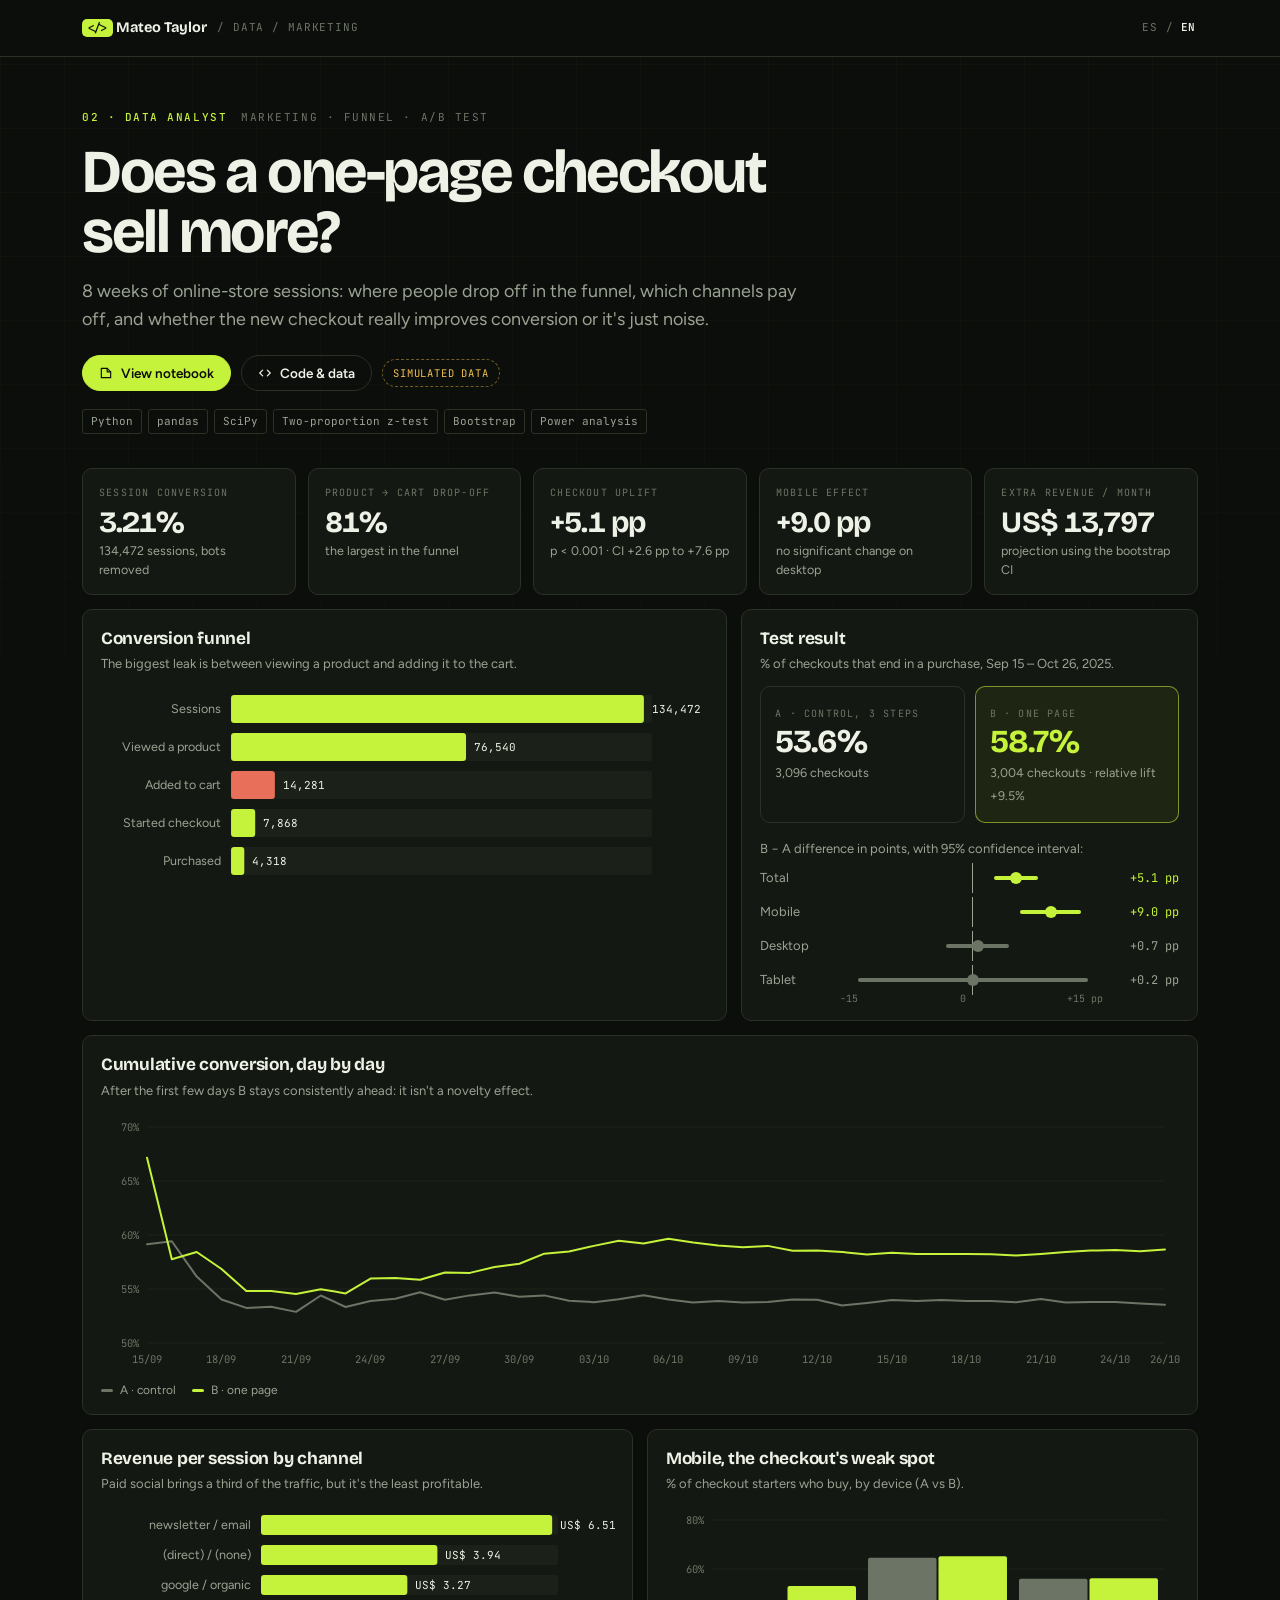
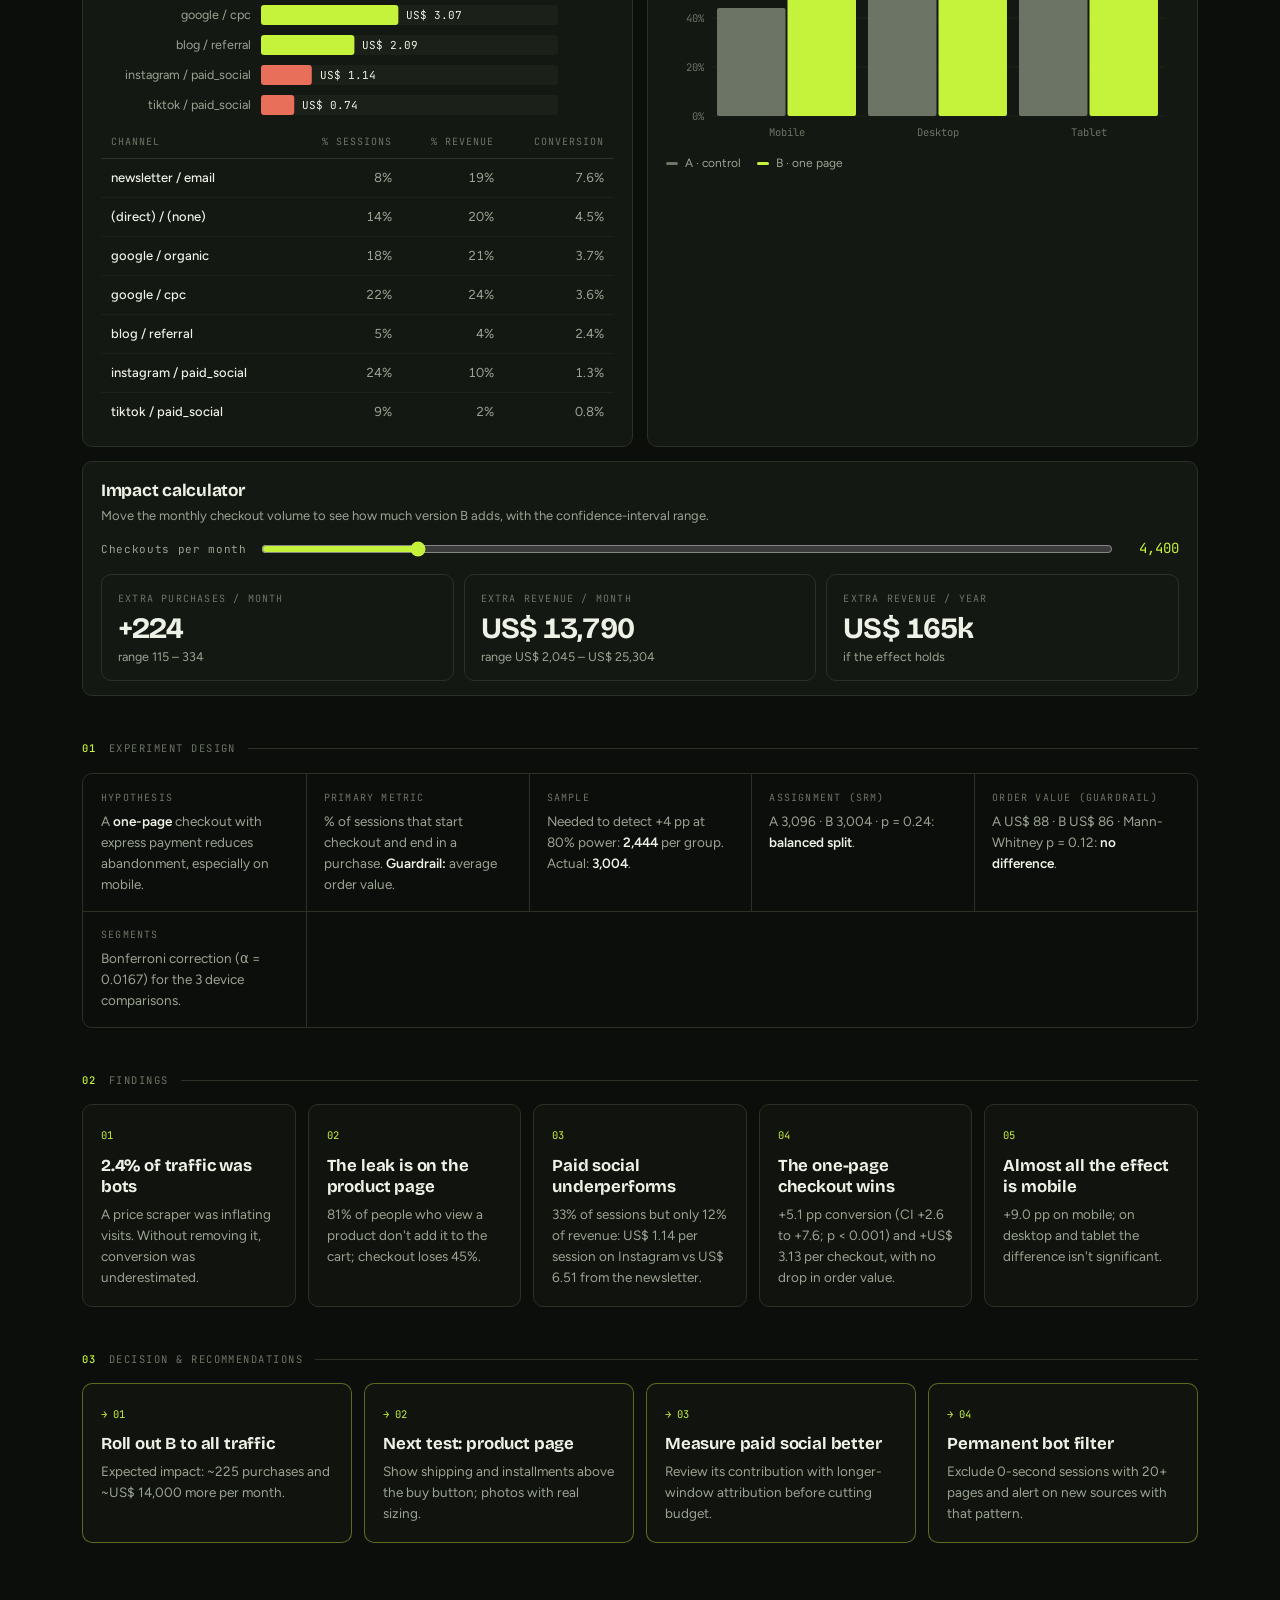
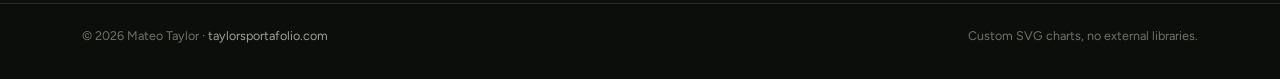
<file: data/marketing/index.html>
<!doctype html>
<html lang="es">
<head>
<meta charset="utf-8"><meta name="viewport" content="width=device-width, initial-scale=1">
<title>Marketing: embudo y A/B test — Mateo Taylor</title>
<meta name="title-en" content="Marketing: funnel & A/B test — Mateo Taylor">
<meta name="description" content="Análisis del embudo de conversión por canal y dispositivo, y A/B test del checkout con significancia estadística. Proyecto de Mateo Taylor.">
<meta name="theme-color" content="#0c0e0b">
<link rel="icon" href="../assets/favicon.svg" type="image/svg+xml">
<link rel="preconnect" href="https://fonts.googleapis.com"><link rel="preconnect" href="https://fonts.gstatic.com" crossorigin>
<link href="https://fonts.googleapis.com/css2?family=Bricolage+Grotesque:opsz,wght@12..96,600;12..96,700&family=Figtree:wght@400;500;600&family=JetBrains+Mono:wght@400;500;600&display=swap" rel="stylesheet">
<link rel="stylesheet" href="../assets/dash.css">
<style>
.ab{display:grid;grid-template-columns:1fr 1fr;gap:10px;margin-bottom:16px}
.ab div{border:1px solid var(--line);border-radius:10px;padding:14px}
.ab div.win{border-color:color-mix(in srgb,var(--acc) 55%,transparent);background:color-mix(in srgb,var(--acc) 6%,transparent)}
.ab span{font-family:var(--mono);font-size:10px;letter-spacing:.12em;text-transform:uppercase;color:var(--dim)}
.ab strong{display:block;font-family:var(--display);font-size:2rem;font-weight:700;letter-spacing:-.03em;line-height:1.15}
.ab small{color:var(--muted);font-size:12.5px}
.forest{display:grid;gap:12px;margin-top:6px}
.fr{display:grid;grid-template-columns:70px 1fr 66px;align-items:center;gap:10px;font-size:13px}
.fr .lab{color:var(--muted)}
.fr .val{font-family:var(--mono);font-size:12px;text-align:right}
.fr .bar{position:relative;height:22px}
.fr .zero{position:absolute;top:-4px;bottom:-4px;width:1px;background:var(--muted)}
.fr .ci{position:absolute;top:9px;height:4px;border-radius:2px}
.fr .pt{position:absolute;top:5px;width:12px;height:12px;border-radius:50%;margin-left:-6px}
.scale{display:flex;justify-content:space-between;font-family:var(--mono);font-size:10px;color:var(--dim);margin-left:80px;margin-right:76px}
.calc-out{display:grid;grid-template-columns:repeat(3,minmax(0,1fr));gap:10px}
@media (max-width:560px){.calc-out{grid-template-columns:1fr}.ab strong{font-size:1.6rem}}
</style>
</head>
<body>
<div class="top"><div class="wrap">
  <div class="crumb"><a href="https://www.taylorsportafolio.com/"><b>&lt;/&gt;</b> Mateo Taylor</a><small>/ <a href="../">DATA</a> / MARKETING</small></div>
  <div class="lang" role="group" aria-label="Idioma"><button data-lang="es" aria-pressed="true">ES</button>/<button data-lang="en" aria-pressed="false">EN</button></div>
</div></div>

<main class="wrap">
<header class="hd">
  <p class="kick"><b>02 · Data Analyst</b><span>Marketing · <x-t data-en="Funnel">Embudo</x-t> · A/B test</span></p>
  <h1><x-t data-en="Does a one-page checkout sell more?">¿El checkout de una página vende más?</x-t></h1>
  <p class="sub"><x-t data-en="8 weeks of online-store sessions: where people drop off in the funnel, which channels pay off, and whether the new checkout really improves conversion or it&#x27;s just noise.">8 semanas de sesiones de una tienda online: dónde se pierde la gente en el embudo, qué canales rinden y si el nuevo checkout mejora la conversión de verdad o es ruido.</x-t></p>
  <div class="hd-row">
    <a class="btn pri" href="https://github.com/tutetaylor/TaylorsPortafolio/blob/main/data/projects/02-marketing-ab-test/analisis.ipynb" target="_blank" rel="noopener"><svg viewBox="0 0 24 24"><path d="M4 4h10l6 6v10H4z"/><path d="M14 4v6h6"/></svg><x-t data-en="View notebook">Ver notebook</x-t></a>
    <a class="btn" href="https://github.com/tutetaylor/TaylorsPortafolio/tree/main/data/projects/02-marketing-ab-test" target="_blank" rel="noopener"><svg viewBox="0 0 24 24"><path d="M8 7l-5 5 5 5M16 7l5 5-5 5"/></svg><x-t data-en="Code &amp; data">Código y datos</x-t></a>
    <span class="note"><x-t data-en="Simulated data">Datos simulados</x-t></span>
  </div>
  <div class="stack"><span>Python</span><span>pandas</span><span>SciPy</span><span><x-t data-en="Two-proportion z-test">Test de proporciones</x-t></span><span>Bootstrap</span><span><x-t data-en="Power analysis">Potencia estadística</x-t></span></div>
</header>

<section class="kpis" id="kpis"></section>

<section class="grid">
  <article class="card w7">
    <h2><x-t data-en="Conversion funnel">Embudo de conversión</x-t></h2>
    <p class="cap"><x-t data-en="The biggest leak is between viewing a product and adding it to the cart.">La mayor fuga está entre ver un producto y agregarlo al carrito.</x-t></p>
    <div id="ch-emb"></div>
  </article>
  <article class="card w5">
    <h2><x-t data-en="Test result">Resultado del test</x-t></h2>
    <p class="cap"><x-t data-en="% of checkouts that end in a purchase, Sep 15 – Oct 26, 2025.">% de checkouts que terminan en compra, 15/09 – 26/10/2025.</x-t></p>
    <div class="ab" id="ab"></div>
    <p class="cap" style="margin:0 0 8px"><x-t data-en="B − A difference in points, with 95% confidence interval:">Diferencia B − A en puntos, con intervalo de confianza del 95%:</x-t></p>
    <div class="forest" id="forest"></div>
    <div class="scale" id="scale"></div>
  </article>

  <article class="card w12">
    <h2><x-t data-en="Cumulative conversion, day by day">Conversión acumulada día a día</x-t></h2>
    <p class="cap"><x-t data-en="After the first few days B stays consistently ahead: it isn&#x27;t a novelty effect.">Tras los primeros días, B queda arriba de forma estable: no es un efecto novedad.</x-t></p>
    <div id="ch-acum" data-h="260"></div>
  </article>

  <article class="card">
    <h2><x-t data-en="Revenue per session by channel">Ingreso por sesión según canal</x-t></h2>
    <p class="cap"><x-t data-en="Paid social brings a third of the traffic, but it&#x27;s the least profitable.">Paid social trae un tercio del tráfico, pero es el que menos rinde.</x-t></p>
    <div id="ch-can"></div>
    <div class="tw"><table class="dt" id="tb-can"></table></div>
  </article>
  <article class="card">
    <h2><x-t data-en="Mobile, the checkout&#x27;s weak spot">Mobile, el punto débil del checkout</x-t></h2>
    <p class="cap"><x-t data-en="% of checkout starters who buy, by device (A vs B).">% de quienes inician el checkout y compran, por dispositivo (A vs B).</x-t></p>
    <div id="ch-disp" data-h="240"></div>
  </article>

  <article class="card w12">
    <h2><x-t data-en="Impact calculator">Calculadora de impacto</x-t></h2>
    <p class="cap"><x-t data-en="Move the monthly checkout volume to see how much version B adds, with the confidence-interval range.">Mové el volumen mensual de checkouts para ver cuánto suma la versión B, con el rango del intervalo de confianza.</x-t></p>
    <div class="slider"><label for="vol"><x-t data-en="Checkouts per month">Checkouts por mes</x-t></label><input type="range" id="vol" min="1000" max="20000" step="100"><output id="vol-o"></output></div>
    <div class="calc-out kpis" style="margin:0" id="calc"></div>
  </article>
</section>

<section class="sec">
  <p class="sec-t"><b>01</b><x-t data-en="Experiment design">Diseño del experimento</x-t></p>
  <dl class="method" id="design"></dl>
</section>
<section class="sec">
  <p class="sec-t"><b>02</b><x-t data-en="Findings">Hallazgos</x-t></p>
  <div class="finds" id="finds"></div>
</section>
<section class="sec">
  <p class="sec-t"><b>03</b><x-t data-en="Decision &amp; recommendations">Decisión y recomendaciones</x-t></p>
  <div class="finds" id="recs"></div>
</section>
</main>

<footer><div class="wrap"><span>© 2026 Mateo Taylor · <a href="https://www.taylorsportafolio.com/">taylorsportafolio.com</a></span><span><x-t data-en="Custom SVG charts, no external libraries.">Gráficos propios en SVG, sin librerías externas.</x-t></span></div></footer>

<script>window.DATA = {"limpieza": {"bots": 3361, "cr_sucia": 0.031327766209833637, "cr_limpia": 0.03211077399012434, "sesiones": 134472}, "embudo": [{"etapa": "Sesiones", "sesiones": 134472, "% del total": 1.0, "% de la etapa anterior": null}, {"etapa": "Vio un producto", "sesiones": 76540, "% del total": 0.5691891248735796, "% de la etapa anterior": 0.5691891248735796}, {"etapa": "Agregó al carrito", "sesiones": 14281, "% del total": 0.10620054732583735, "% de la etapa anterior": 0.18658217925267834}, {"etapa": "Inició checkout", "sesiones": 7868, "% del total": 0.05851032185138914, "% de la etapa anterior": 0.5509418107975632}, {"etapa": "Compró", "sesiones": 4318, "% del total": 0.03211077399012434, "% de la etapa anterior": 0.548805287239451}], "canales": [{"canal": "newsletter / email", "sesiones": 11022, "compras": 835, "ingresos": 71757.01, "conversion": 0.07575757575757576, "ingreso_por_sesion": 6.510343857739067, "% sesiones": 0.08196501873996073, "% ingresos": 0.19155156721124106}, {"canal": "(direct) / (none)", "sesiones": 18657, "compras": 847, "ingresos": 73576.4, "conversion": 0.04539850994264887, "ingreso_por_sesion": 3.943635096746529, "% sesiones": 0.13874263787256827, "% ingresos": 0.19640833320342022}, {"canal": "google / organic", "sesiones": 24119, "compras": 898, "ingresos": 78915.63, "conversion": 0.037232057713835566, "ingreso_por_sesion": 3.2719279406277213, "% sesiones": 0.17936075911713964, "% ingresos": 0.21066112710050813}, {"canal": "google / cpc", "sesiones": 29674, "compras": 1055, "ingresos": 91130.35, "conversion": 0.035553009368470716, "ingreso_por_sesion": 3.07105041450428, "% sesiones": 0.22067047415075258, "% ingresos": 0.2432676802309478}, {"canal": "blog / referral", "sesiones": 6432, "compras": 157, "ingresos": 13430.22, "conversion": 0.024409203980099502, "ingreso_por_sesion": 2.0880317164179103, "% sesiones": 0.047831518829198644, "% ingresos": 0.03585126650332496}, {"canal": "instagram / paid_social", "sesiones": 32354, "compras": 426, "ingresos": 36727.14, "conversion": 0.013166841812449774, "ingreso_por_sesion": 1.13516535822464, "% sesiones": 0.24060027366291867, "% ingresos": 0.09804117014054321}, {"canal": "tiktok / paid_social", "sesiones": 12214, "compras": 100, "ingresos": 9072.61, "conversion": 0.008187326019322089, "ingreso_por_sesion": 0.7428041591616179, "% sesiones": 0.09082931762746148, "% ingresos": 0.024218855610014658}], "dispositivos": [{"dispositivo": "desktop", "vio_producto": 0.6561914067657855, "agrego_carrito": 0.1577626957509177, "inicio_checkout": 0.09300974463252965, "compro": 0.060025880053872764, "checkout→compra": 0.6453719477569563, "% sesiones": 0.2815976560176096}, {"dispositivo": "mobile", "vio_producto": 0.53214234859853, "agrego_carrito": 0.08495350340098798, "inicio_checkout": 0.04432785305103125, "compro": 0.020603086629352552, "checkout→compra": 0.4647887323943662, "% sesiones": 0.678929442560533}, {"dispositivo": "tablet", "vio_producto": 0.5857196684250189, "agrego_carrito": 0.10380557648831952, "inicio_checkout": 0.05633006782215524, "compro": 0.03089675960813866, "checkout→compra": 0.5484949832775919, "% sesiones": 0.03947290142185734}], "test": {"p0": 0.5079185520361991, "n_req": 2444, "n": {"A": 3096, "B": 3004}, "p_srm": 0.23882080791220192, "res": {"A": 0.5355297157622739, "B": 0.5865512649800266, "diferencia": 0.051021549217752704, "ic_bajo": 0.02614651058627201, "ic_alto": 0.0758965878492334, "mejora_relativa": 0.09527304968526078, "z": 4.0141033413748906, "p_valor": 5.9672200171778655e-05}, "rps": {"A": 47.27000322997416, "B": 50.40418774966711, "dif": 3.134184519692951, "ic_bajo": 0.46481547471586976, "ic_alto": 5.75083429630431}, "ticket": {"A": 88.26775030156816, "B": 85.93313280363223, "p": 0.1225696880905162}, "seg": [{"dispositivo": "mobile", "n": 3159, "A": 0.44044665012406947, "B": 0.5307045895281189, "diferencia": 0.09025793940404947, "ic_bajo": 0.05553326558820652, "ic_alto": 0.12498261321989243, "mejora_relativa": 0.20492365960468698, "z": 5.074264567953132, "p_valor": 3.889975190851658e-07, "significativo": true}, {"dispositivo": "desktop", "n": 2720, "A": 0.64546783625731, "B": 0.6523668639053254, "diferencia": 0.006899027648015421, "ic_bajo": -0.028975930518200223, "ic_alto": 0.042773985814231065, "mejora_relativa": 0.010688414295000108, "z": 0.3769030841612242, "p_valor": 0.7062456293439161, "significativo": false}, {"dispositivo": "tablet", "n": 221, "A": 0.5603448275862069, "B": 0.5619047619047619, "diferencia": 0.0015599343185550563, "ic_bajo": -0.1294559930669033, "ic_alto": 0.13257586170401342, "mejora_relativa": 0.0027838827838828697, "z": 0.02333615947073921, "p_valor": 0.9813821284739175, "significativo": false}], "acum": {"fechas": ["15/09", "16/09", "17/09", "18/09", "19/09", "20/09", "21/09", "22/09", "23/09", "24/09", "25/09", "26/09", "27/09", "28/09", "29/09", "30/09", "01/10", "02/10", "03/10", "04/10", "05/10", "06/10", "07/10", "08/10", "09/10", "10/10", "11/10", "12/10", "13/10", "14/10", "15/10", "16/10", "17/10", "18/10", "19/10", "20/10", "21/10", "22/10", "23/10", "24/10", "25/10", "26/10"], "A": [0.5915, 0.5942, 0.5615, 0.5403, 0.5325, 0.5335, 0.5288, 0.544, 0.5333, 0.5388, 0.541, 0.547, 0.5401, 0.5441, 0.5467, 0.5428, 0.5441, 0.5391, 0.5378, 0.5405, 0.5443, 0.5403, 0.5375, 0.5389, 0.5374, 0.538, 0.5403, 0.5401, 0.5347, 0.537, 0.5398, 0.5389, 0.5399, 0.5389, 0.539, 0.5377, 0.5408, 0.5375, 0.5379, 0.538, 0.5365, 0.5355], "B": [0.6716, 0.5776, 0.5843, 0.5685, 0.5481, 0.5481, 0.5453, 0.5498, 0.5459, 0.5596, 0.5603, 0.5585, 0.5653, 0.5649, 0.5703, 0.5733, 0.5827, 0.5846, 0.5899, 0.5946, 0.5922, 0.5965, 0.593, 0.5903, 0.5886, 0.5899, 0.5854, 0.5856, 0.5843, 0.582, 0.5836, 0.5825, 0.5823, 0.5824, 0.5822, 0.5809, 0.5825, 0.5842, 0.5856, 0.586, 0.5849, 0.5866]}}, "impacto": {"checkouts_mes": 4402.166666666667, "ticket": 87.06494444444444, "compras_extra": 224.6053632480837, "diferencia": 13797.202619774987, "ic_bajo": 2046.1951889450447, "ic_alto": 25316.131044714293}};</script>
<script src="../assets/charts.js"></script>
<script src="../assets/dash.js"></script>
<script>
(function(){
  const D = window.DATA, T = D.test, $ = s => document.querySelector(s);
  const ETAPA = {'Sesiones':'Sessions','Vio un producto':'Viewed a product','Agregó al carrito':'Added to cart','Inició checkout':'Started checkout','Compró':'Purchased'};
  const DISP = {mobile:['Mobile','Mobile'],desktop:['Desktop','Desktop'],tablet:['Tablet','Tablet']};
  const pp = v => (v>=0?'+':'') + fmt.dec(v*100,1) + ' pp';
  const kpi = (l,v,n) => `<div class="kpi"><span>${l}</span><strong>${v}</strong>${n?`<small>${n}</small>`:''}</div>`;
  const vol = $('#vol'); vol.value = Math.round(D.impacto.checkouts_mes/100)*100;

  function calc(){
    const v = +vol.value, I = D.impacto, r = T.res, rp = T.rps;
    $('#vol-o').textContent = fmt.int(v);
    $('#calc').innerHTML =
      kpi(L('Compras extra por mes','Extra purchases / month'), '+'+fmt.int(v*r.diferencia), L('rango ','range ')+fmt.int(v*r.ic_bajo)+' – '+fmt.int(v*r.ic_alto)) +
      kpi(L('Ingresos extra por mes','Extra revenue / month'), fmt.usd(v*rp.dif), L('rango ','range ')+fmt.usd(v*rp.ic_bajo)+' – '+fmt.usd(v*rp.ic_alto)) +
      kpi(L('Ingresos extra por año','Extra revenue / year'), fmt.usdk(v*rp.dif*12), L('si el efecto se sostiene','if the effect holds'));
  }

  function render(){
    const E = D.embudo, r = T.res;
    $('#kpis').innerHTML =
      kpi(L('Conversión de sesiones','Session conversion'), fmt.pct(D.limpieza.cr_limpia,2), L(`${fmt.int(D.limpieza.sesiones)} sesiones sin bots`,`${fmt.int(D.limpieza.sesiones)} sessions, bots removed`)) +
      kpi(L('Fuga producto → carrito','Product → cart drop-off'), fmt.pct(1-E[2]['% de la etapa anterior'],0), L('la mayor del embudo','the largest in the funnel')) +
      kpi(L('Mejora del checkout','Checkout uplift'), pp(r.diferencia), `p ${r.p_valor<.001?'< 0,001':'= '+fmt.dec(r.p_valor,3)} · ${L('IC','CI')} ${pp(r.ic_bajo)} ${L('a','to')} ${pp(r.ic_alto)}`.replace('0,001', L('0,001','0.001'))) +
      kpi(L('Efecto en mobile','Mobile effect'), pp(T.seg.find(s=>s.dispositivo==='mobile').diferencia), L('desktop sin cambio significativo','no significant change on desktop')) +
      kpi(L('Ingresos extra por mes','Extra revenue / month'), fmt.usd(D.impacto.diferencia), L('proyección con el IC del bootstrap','projection using the bootstrap CI'));

    DC.bars($('#ch-emb'), {horizontal:true, labels:E.map(e=>L(e.etapa,ETAPA[e.etapa])), labelW:130, rowH:38,
      series:[{name:'', data:E.map(e=>e.sesiones), colors:E.map((e,i)=>i===2?'#e86f5a':'#c5f23a')}],
      xFmt:v=>fmt.int(v), tipFmt:v=>fmt.int(v)+' · '+fmt.pct(v/E[0].sesiones,1)+L(' del total',' of total')});

    $('#ab').innerHTML = `<div><span>A · ${L('control, 3 pasos','control, 3 steps')}</span><strong>${fmt.pct(r.A,1)}</strong><small>${fmt.int(T.n.A)} checkouts</small></div>
      <div class="win"><span>B · ${L('una página','one page')}</span><strong style="color:var(--acc)">${fmt.pct(r.B,1)}</strong><small>${fmt.int(T.n.B)} checkouts · ${L('mejora relativa ','relative lift ')}+${fmt.pct(r.mejora_relativa,1)}</small></div>`;
    const rows = [{...r, n:'Total'}].concat(T.seg.map(s=>({...s, n:L(...DISP[s.dispositivo])})));
    const lo = -.15, hi = .15, X = v => ((v-lo)/(hi-lo)*100).toFixed(2)+'%';
    $('#forest').innerHTML = rows.map(s=>{ const ok = s.ic_bajo>0, c = ok?'#c5f23a':'#6c7465';
      return `<div class="fr"><span class="lab">${s.n}</span><div class="bar"><i class="zero" style="left:${X(0)}"></i><i class="ci" style="left:${X(Math.max(lo,s.ic_bajo))};width:calc(${X(Math.min(hi,s.ic_alto))} - ${X(Math.max(lo,s.ic_bajo))});background:${c}"></i><i class="pt" style="left:${X(s.diferencia)};background:${c}"></i></div><span class="val" style="color:${ok?'var(--acc)':'var(--muted)'}">${pp(s.diferencia)}</span></div>`; }).join('');
    $('#scale').innerHTML = '<span>−15</span><span>0</span><span>+15 pp</span>';

    DC.line($('#ch-acum'), {labels:T.acum.fechas, yMin:.5, yMax:.7, series:[{name:L('A · control','A · control'), data:T.acum.A, color:'#6c7465'},{name:L('B · una página','B · one page'), data:T.acum.B, color:'#c5f23a'}], yFmt:v=>Math.round(v*100)+'%', tipFmt:v=>fmt.pct(v,1)});

    const C = [...D.canales].sort((a,b)=>b.ingreso_por_sesion-a.ingreso_por_sesion);
    DC.bars($('#ch-can'), {horizontal:true, labels:C.map(c=>c.canal), labelW:160, series:[{name:'', data:C.map(c=>c.ingreso_por_sesion), colors:C.map(c=>c.ingreso_por_sesion<2?'#e86f5a':'#c5f23a')}], xFmt:v=>'US$ '+fmt.dec(v,2)});
    $('#tb-can').innerHTML = `<thead><tr><th>${L('Canal','Channel')}</th><th class="num">${L('% sesiones','% sessions')}</th><th class="num">${L('% ingresos','% revenue')}</th><th class="num">${L('Conversión','Conversion')}</th></tr></thead><tbody>` +
      C.map(c=>`<tr><td>${c.canal}</td><td class="num">${fmt.pct(c['% sesiones'],0)}</td><td class="num">${fmt.pct(c['% ingresos'],0)}</td><td class="num">${fmt.pct(c.conversion,1)}</td></tr>`).join('')+'</tbody>';

    const S = T.seg;
    DC.bars($('#ch-disp'), {labels:S.map(s=>L(...DISP[s.dispositivo])), yMax:.8, series:[{name:'A · control', data:S.map(s=>s.A), color:'#6c7465'},{name:L('B · una página','B · one page'), data:S.map(s=>s.B), color:'#c5f23a'}], yFmt:v=>Math.round(v*100)+'%', tipFmt:v=>fmt.pct(v,1)});
    calc();

    const DS = L([
      ['Hipótesis','Un checkout en <b>una sola página</b> con pago express reduce el abandono, sobre todo en mobile.'],
      ['Métrica principal','% de sesiones que inician el checkout y terminan en compra. <b>Control:</b> ticket promedio.'],
      ['Muestra',`Necesaria para detectar +4 pp con 80% de potencia: <b>${fmt.int(T.n_req)}</b> por grupo. Real: <b>${fmt.int(Math.min(T.n.A,T.n.B))}</b>.`],
      ['Asignación (SRM)',`A ${fmt.int(T.n.A)} · B ${fmt.int(T.n.B)} · p = ${fmt.dec(T.p_srm,2)}: <b>división pareja</b>.`],
      ['Ticket (control)',`A ${fmt.usd(T.ticket.A)} · B ${fmt.usd(T.ticket.B)} · Mann-Whitney p = ${fmt.dec(T.ticket.p,2)}: <b>sin diferencia</b>.`],
      ['Segmentos','Corrección de Bonferroni (α = 0,0167) para las 3 comparaciones por dispositivo.'],
    ],[
      ['Hypothesis','A <b>one-page</b> checkout with express payment reduces abandonment, especially on mobile.'],
      ['Primary metric','% of sessions that start checkout and end in a purchase. <b>Guardrail:</b> average order value.'],
      ['Sample',`Needed to detect +4 pp at 80% power: <b>${fmt.int(T.n_req)}</b> per group. Actual: <b>${fmt.int(Math.min(T.n.A,T.n.B))}</b>.`],
      ['Assignment (SRM)',`A ${fmt.int(T.n.A)} · B ${fmt.int(T.n.B)} · p = ${fmt.dec(T.p_srm,2)}: <b>balanced split</b>.`],
      ['Order value (guardrail)',`A ${fmt.usd(T.ticket.A)} · B ${fmt.usd(T.ticket.B)} · Mann-Whitney p = ${fmt.dec(T.ticket.p,2)}: <b>no difference</b>.`],
      ['Segments','Bonferroni correction (α = 0.0167) for the 3 device comparisons.'],
    ]);
    $('#design').innerHTML = DS.map(m=>`<div><dt>${m[0]}</dt><dd>${m[1]}</dd></div>`).join('');
    const F = L([
      ['2,4% del tráfico eran bots','Un scraper de precios inflaba las visitas. Sin limpiarlo, la conversión se subestimaba.'],
      ['La fuga está en la página de producto','El 81% de quienes ven un producto no lo agrega al carrito; el checkout pierde al 45%.'],
      ['Paid social rinde poco','33% de las sesiones y solo 12% de los ingresos: US$ 1,14 por sesión en Instagram contra US$ 6,51 del newsletter.'],
      ['El checkout de una página gana','+5,1 pp de conversión (IC +2,6 a +7,6; p < 0,001) y +US$ 3,13 por checkout, sin bajar el ticket.'],
      ['Casi todo el efecto es mobile','+9,0 pp en mobile; en desktop y tablet la diferencia no es significativa.'],
    ],[
      ['2.4% of traffic was bots','A price scraper was inflating visits. Without removing it, conversion was underestimated.'],
      ['The leak is on the product page','81% of people who view a product don\'t add it to the cart; checkout loses 45%.'],
      ['Paid social underperforms','33% of sessions but only 12% of revenue: US$ 1.14 per session on Instagram vs US$ 6.51 from the newsletter.'],
      ['The one-page checkout wins','+5.1 pp conversion (CI +2.6 to +7.6; p < 0.001) and +US$ 3.13 per checkout, with no drop in order value.'],
      ['Almost all the effect is mobile','+9.0 pp on mobile; on desktop and tablet the difference isn\'t significant.'],
    ]);
    $('#finds').innerHTML = F.map((f,i)=>`<div class="find"><i>0${i+1}</i><h3>${f[0]}</h3><p>${f[1]}</p></div>`).join('');
    const R = L([
      ['Lanzar B para todo el tráfico','Impacto esperado: ~225 compras y ~US$ 14.000 más por mes.'],
      ['Próximo test: página de producto','Mostrar envío y cuotas arriba del botón de compra; fotos con talle real.'],
      ['Medir mejor paid social','Revisar su aporte con atribución de más largo plazo antes de recortar presupuesto.'],
      ['Filtro de bots permanente','Excluir sesiones de 0 segundos con 20+ páginas y alertar fuentes nuevas con ese patrón.'],
    ],[
      ['Roll out B to all traffic','Expected impact: ~225 purchases and ~US$ 14,000 more per month.'],
      ['Next test: product page','Show shipping and installments above the buy button; photos with real sizing.'],
      ['Measure paid social better','Review its contribution with longer-window attribution before cutting budget.'],
      ['Permanent bot filter','Exclude 0-second sessions with 20+ pages and alert on new sources with that pattern.'],
    ]);
    $('#recs').innerHTML = R.map((f,i)=>`<div class="find rec"><i>→ 0${i+1}</i><h3>${f[0]}</h3><p>${f[1]}</p></div>`).join('');
  }
  vol.addEventListener('input', calc);
  document.addEventListener('langchange', render);
})();
</script>
</body>
</html>
</file>
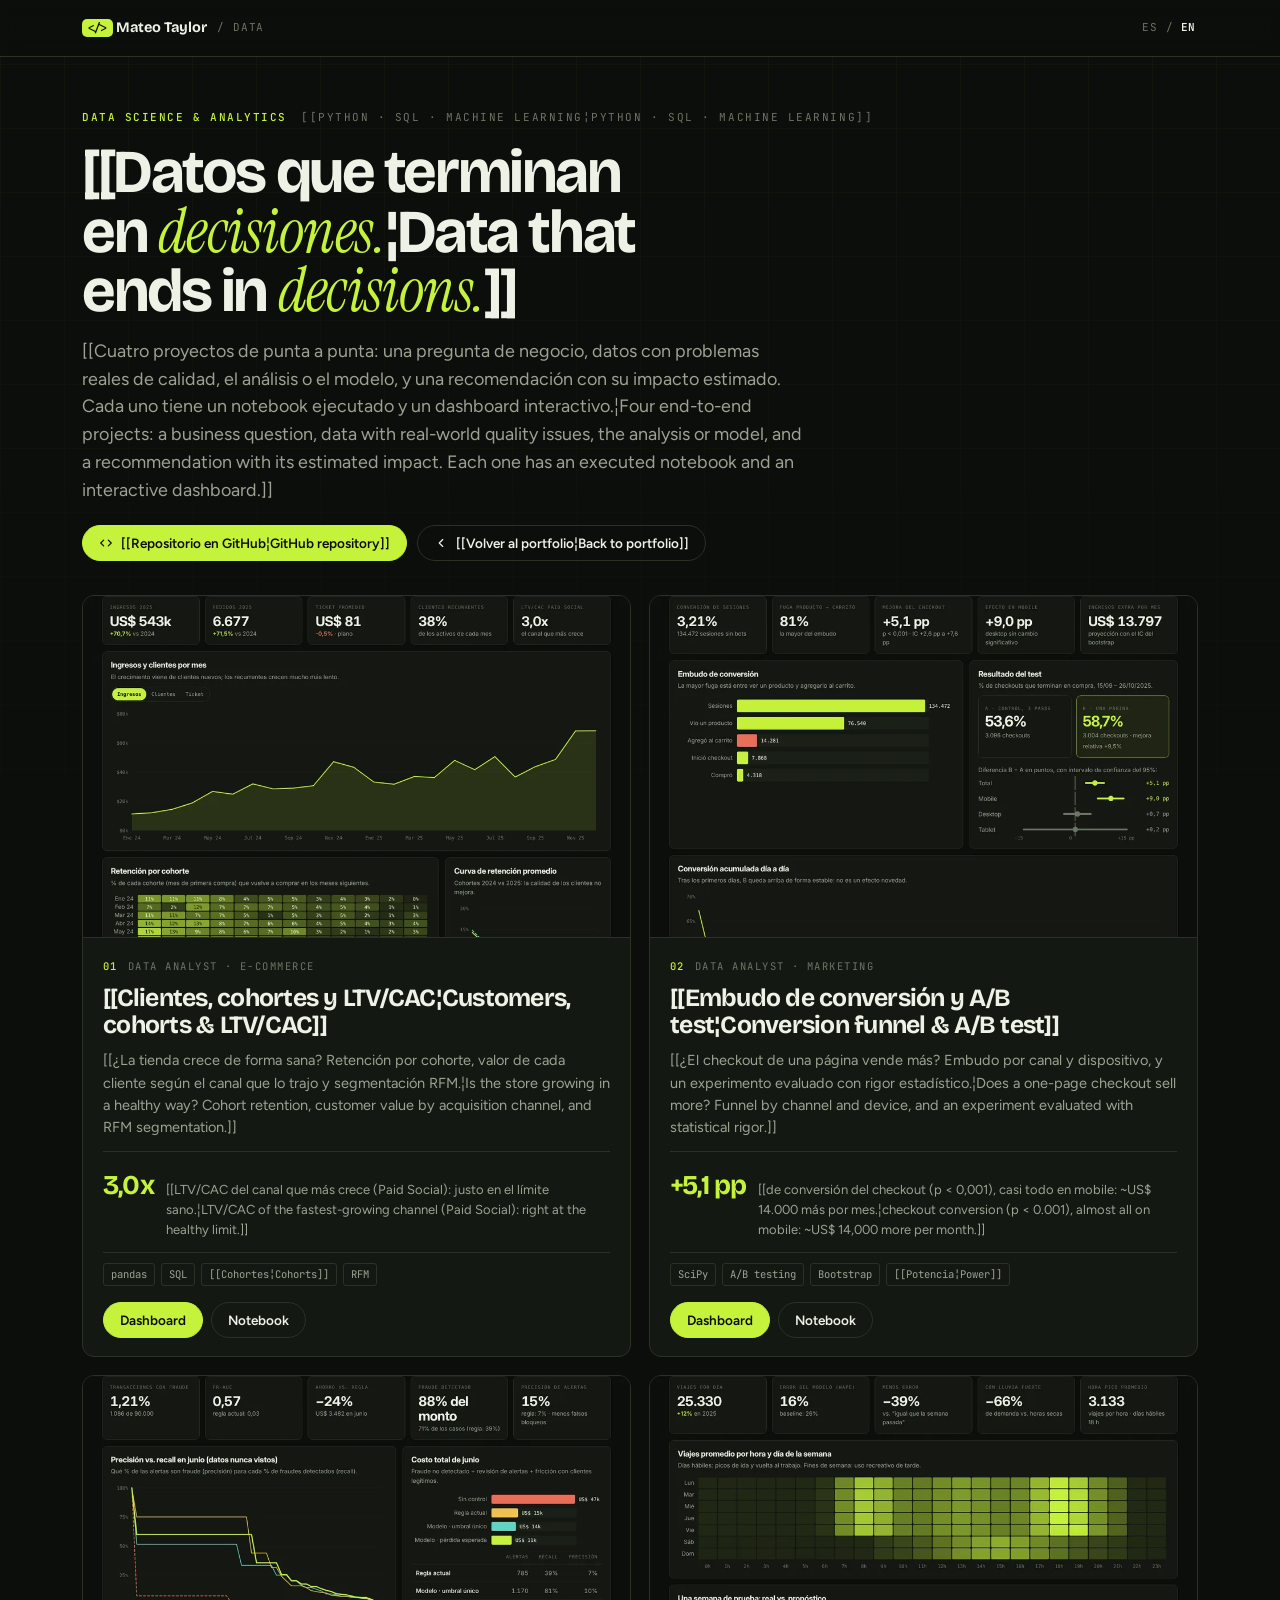
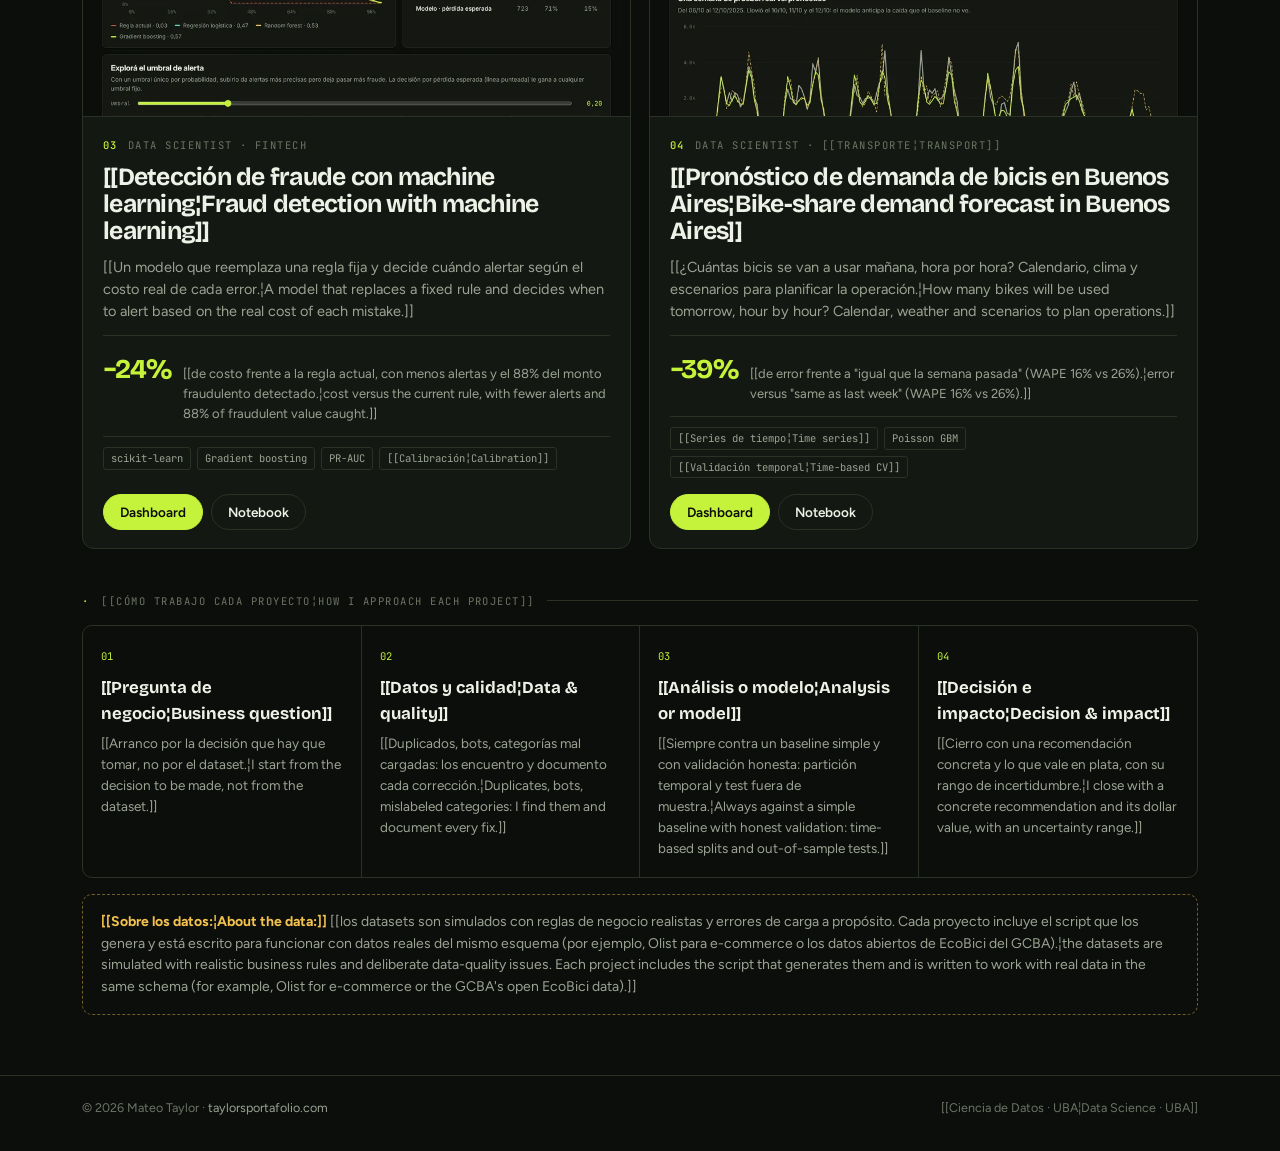
<file: data/src.html>
<!doctype html>
<html lang="es">
<head>
<meta charset="utf-8"><meta name="viewport" content="width=device-width, initial-scale=1">
<title>Data Science & Analytics — Mateo Taylor</title>
<meta name="title-en" content="Data Science & Analytics — Mateo Taylor">
<meta name="description" content="Proyectos de análisis de datos y machine learning de Mateo Taylor: e-commerce, marketing, fintech y transporte.">
<meta name="theme-color" content="#0c0e0b">
<meta property="og:title" content="Data Science & Analytics — Mateo Taylor">
<meta property="og:description" content="4 proyectos: cohortes y LTV, A/B testing, detección de fraude y pronóstico de demanda.">
<meta property="og:image" content="https://www.taylorsportafolio.com/data/assets/thumb-fraude.webp">
<link rel="icon" href="assets/favicon.svg" type="image/svg+xml">
<link rel="preconnect" href="https://fonts.googleapis.com"><link rel="preconnect" href="https://fonts.gstatic.com" crossorigin>
<link href="https://fonts.googleapis.com/css2?family=Bricolage+Grotesque:opsz,wght@12..96,600;12..96,700&family=Figtree:wght@400;500;600&family=JetBrains+Mono:wght@400;500;600&family=Instrument+Serif:ital@1&display=swap" rel="stylesheet">
<link rel="stylesheet" href="assets/dash.css">
<style>
h1{max-width:16ch}
h1 .it{font-family:"Instrument Serif",Georgia,serif;font-style:italic;font-weight:400;color:var(--acc);letter-spacing:-.01em}
.projects{display:grid;grid-template-columns:repeat(2,minmax(0,1fr));gap:18px}
.proj{background:var(--surface);border:1px solid var(--line);border-radius:12px;overflow:hidden;display:flex;flex-direction:column;transition:border-color .25s,transform .25s}
.proj:hover{border-color:color-mix(in srgb,var(--acc) 50%,transparent);transform:translateY(-3px)}
.proj .th{display:block;aspect-ratio:16/10;overflow:hidden;border-bottom:1px solid var(--line);background:var(--surface-2)}
.proj .th img{width:100%;height:100%;object-fit:cover;object-position:top;transition:transform .6s cubic-bezier(.2,.7,.2,1)}
.proj:hover .th img{transform:scale(1.03)}
.proj .b{padding:20px 20px 18px;display:flex;flex-direction:column;gap:10px;flex:1}
.proj .k{font-family:var(--mono);font-size:10.5px;letter-spacing:.14em;text-transform:uppercase;color:var(--dim);display:flex;gap:10px;align-items:center}
.proj .k b{color:var(--acc);font-weight:500}
.proj h2{font-family:var(--display);font-weight:700;font-size:1.55rem;letter-spacing:-.03em;line-height:1.1}
.proj .q{color:var(--muted);font-size:14.5px}
.res{display:flex;gap:12px;align-items:baseline;border-top:1px solid var(--line);border-bottom:1px solid var(--line);padding:12px 0;margin-top:2px}
.res strong{font-family:var(--display);font-size:1.7rem;font-weight:700;letter-spacing:-.03em;color:var(--acc);white-space:nowrap}
.res span{font-size:13px;color:var(--muted)}
.proj .tags{display:flex;flex-wrap:wrap;gap:6px}
.proj .tags span{font-family:var(--mono);font-size:10.5px;color:var(--muted);border:1px solid var(--line);padding:2px 7px;border-radius:3px}
.proj .act{display:flex;gap:8px;margin-top:auto;padding-top:6px;flex-wrap:wrap}
.flow{display:grid;grid-template-columns:repeat(4,minmax(0,1fr));border:1px solid var(--line);border-radius:10px;overflow:hidden}
.flow div{padding:18px;border-right:1px solid var(--line)}.flow div:last-child{border-right:0}
.flow i{font-style:normal;font-family:var(--mono);font-size:10.5px;color:var(--acc)}
.flow h3{font-family:var(--display);font-size:1.05rem;font-weight:700;margin:8px 0 6px}
.flow p{font-size:13.5px;color:var(--muted)}
.disc{margin-top:16px;border:1px dashed rgba(242,193,78,.45);border-radius:10px;padding:16px 18px;color:var(--muted);font-size:14px}
.disc b{color:var(--c3)}
@media (max-width:860px){.projects{grid-template-columns:1fr}.flow{grid-template-columns:1fr 1fr}.flow div:nth-child(2){border-right:0}.flow div:nth-child(-n+2){border-bottom:1px solid var(--line)}}
@media (max-width:520px){.flow{grid-template-columns:1fr}.flow div{border-right:0;border-bottom:1px solid var(--line)}.flow div:last-child{border-bottom:0}}
</style>
</head>
<body>
<div class="top"><div class="wrap">
  <div class="crumb"><a href="https://www.taylorsportafolio.com/"><b>&lt;/&gt;</b> Mateo Taylor</a><small>/ DATA</small></div>
  <div class="lang" role="group" aria-label="Idioma"><button data-lang="es" aria-pressed="true">ES</button>/<button data-lang="en" aria-pressed="false">EN</button></div>
</div></div>

<main class="wrap">
<header class="hd">
  <p class="kick"><b>Data Science & Analytics</b><span>[[Python · SQL · machine learning¦Python · SQL · machine learning]]</span></p>
  <h1>[[Datos que terminan en <span class="it">decisiones.</span>¦Data that ends in <span class="it">decisions.</span>]]</h1>
  <p class="sub">[[Cuatro proyectos de punta a punta: una pregunta de negocio, datos con problemas reales de calidad, el análisis o el modelo, y una recomendación con su impacto estimado. Cada uno tiene un notebook ejecutado y un dashboard interactivo.¦Four end-to-end projects: a business question, data with real-world quality issues, the analysis or model, and a recommendation with its estimated impact. Each one has an executed notebook and an interactive dashboard.]]</p>
  <div class="hd-row">
    <a class="btn pri" href="https://github.com/tutetaylor/TaylorsPortafolio/tree/main/data" target="_blank" rel="noopener"><svg viewBox="0 0 24 24"><path d="M8 7l-5 5 5 5M16 7l5 5-5 5"/></svg>[[Repositorio en GitHub¦GitHub repository]]</a>
    <a class="btn" href="https://www.taylorsportafolio.com/"><svg viewBox="0 0 24 24"><path d="M15 6l-6 6 6 6"/></svg>[[Volver al portfolio¦Back to portfolio]]</a>
  </div>
</header>

<section class="projects">
  <article class="proj">
    <a class="th" href="ecommerce/"><img src="assets/thumb-ecommerce.webp" width="960" height="600" alt="Dashboard e-commerce" loading="lazy"></a>
    <div class="b">
      <p class="k"><b>01</b>Data Analyst · E-commerce</p>
      <h2>[[Clientes, cohortes y LTV/CAC¦Customers, cohorts & LTV/CAC]]</h2>
      <p class="q">[[¿La tienda crece de forma sana? Retención por cohorte, valor de cada cliente según el canal que lo trajo y segmentación RFM.¦Is the store growing in a healthy way? Cohort retention, customer value by acquisition channel, and RFM segmentation.]]</p>
      <div class="res"><strong>3,0x</strong><span>[[LTV/CAC del canal que más crece (Paid Social): justo en el límite sano.¦LTV/CAC of the fastest-growing channel (Paid Social): right at the healthy limit.]]</span></div>
      <div class="tags"><span>pandas</span><span>SQL</span><span>[[Cohortes¦Cohorts]]</span><span>RFM</span></div>
      <div class="act"><a class="btn pri" href="ecommerce/">Dashboard</a><a class="btn" href="https://github.com/tutetaylor/TaylorsPortafolio/blob/main/data/projects/01-ecommerce-cohortes/analisis.ipynb" target="_blank" rel="noopener">Notebook</a></div>
    </div>
  </article>
  <article class="proj">
    <a class="th" href="marketing/"><img src="assets/thumb-marketing.webp" width="960" height="600" alt="Dashboard marketing" loading="lazy"></a>
    <div class="b">
      <p class="k"><b>02</b>Data Analyst · Marketing</p>
      <h2>[[Embudo de conversión y A/B test¦Conversion funnel & A/B test]]</h2>
      <p class="q">[[¿El checkout de una página vende más? Embudo por canal y dispositivo, y un experimento evaluado con rigor estadístico.¦Does a one-page checkout sell more? Funnel by channel and device, and an experiment evaluated with statistical rigor.]]</p>
      <div class="res"><strong>+5,1 pp</strong><span>[[de conversión del checkout (p &lt; 0,001), casi todo en mobile: ~US$ 14.000 más por mes.¦checkout conversion (p &lt; 0.001), almost all on mobile: ~US$ 14,000 more per month.]]</span></div>
      <div class="tags"><span>SciPy</span><span>A/B testing</span><span>Bootstrap</span><span>[[Potencia¦Power]]</span></div>
      <div class="act"><a class="btn pri" href="marketing/">Dashboard</a><a class="btn" href="https://github.com/tutetaylor/TaylorsPortafolio/blob/main/data/projects/02-marketing-ab-test/analisis.ipynb" target="_blank" rel="noopener">Notebook</a></div>
    </div>
  </article>
  <article class="proj">
    <a class="th" href="fraude/"><img src="assets/thumb-fraude.webp" width="960" height="600" alt="Dashboard fraude" loading="lazy"></a>
    <div class="b">
      <p class="k"><b>03</b>Data Scientist · Fintech</p>
      <h2>[[Detección de fraude con machine learning¦Fraud detection with machine learning]]</h2>
      <p class="q">[[Un modelo que reemplaza una regla fija y decide cuándo alertar según el costo real de cada error.¦A model that replaces a fixed rule and decides when to alert based on the real cost of each mistake.]]</p>
      <div class="res"><strong>−24%</strong><span>[[de costo frente a la regla actual, con menos alertas y el 88% del monto fraudulento detectado.¦cost versus the current rule, with fewer alerts and 88% of fraudulent value caught.]]</span></div>
      <div class="tags"><span>scikit-learn</span><span>Gradient boosting</span><span>PR-AUC</span><span>[[Calibración¦Calibration]]</span></div>
      <div class="act"><a class="btn pri" href="fraude/">Dashboard</a><a class="btn" href="https://github.com/tutetaylor/TaylorsPortafolio/blob/main/data/projects/03-fintech-fraude/analisis.ipynb" target="_blank" rel="noopener">Notebook</a></div>
    </div>
  </article>
  <article class="proj">
    <a class="th" href="bicis/"><img src="assets/thumb-bicis.webp" width="960" height="600" alt="Dashboard bicis" loading="lazy"></a>
    <div class="b">
      <p class="k"><b>04</b>Data Scientist · [[Transporte¦Transport]]</p>
      <h2>[[Pronóstico de demanda de bicis en Buenos Aires¦Bike-share demand forecast in Buenos Aires]]</h2>
      <p class="q">[[¿Cuántas bicis se van a usar mañana, hora por hora? Calendario, clima y escenarios para planificar la operación.¦How many bikes will be used tomorrow, hour by hour? Calendar, weather and scenarios to plan operations.]]</p>
      <div class="res"><strong>−39%</strong><span>[[de error frente a "igual que la semana pasada" (WAPE 16% vs 26%).¦error versus "same as last week" (WAPE 16% vs 26%).]]</span></div>
      <div class="tags"><span>[[Series de tiempo¦Time series]]</span><span>Poisson GBM</span><span>[[Validación temporal¦Time-based CV]]</span></div>
      <div class="act"><a class="btn pri" href="bicis/">Dashboard</a><a class="btn" href="https://github.com/tutetaylor/TaylorsPortafolio/blob/main/data/projects/04-transporte-bicis/analisis.ipynb" target="_blank" rel="noopener">Notebook</a></div>
    </div>
  </article>
</section>

<section class="sec">
  <p class="sec-t"><b>·</b>[[Cómo trabajo cada proyecto¦How I approach each project]]</p>
  <div class="flow">
    <div><i>01</i><h3>[[Pregunta de negocio¦Business question]]</h3><p>[[Arranco por la decisión que hay que tomar, no por el dataset.¦I start from the decision to be made, not from the dataset.]]</p></div>
    <div><i>02</i><h3>[[Datos y calidad¦Data & quality]]</h3><p>[[Duplicados, bots, categorías mal cargadas: los encuentro y documento cada corrección.¦Duplicates, bots, mislabeled categories: I find them and document every fix.]]</p></div>
    <div><i>03</i><h3>[[Análisis o modelo¦Analysis or model]]</h3><p>[[Siempre contra un baseline simple y con validación honesta: partición temporal y test fuera de muestra.¦Always against a simple baseline with honest validation: time-based splits and out-of-sample tests.]]</p></div>
    <div><i>04</i><h3>[[Decisión e impacto¦Decision & impact]]</h3><p>[[Cierro con una recomendación concreta y lo que vale en plata, con su rango de incertidumbre.¦I close with a concrete recommendation and its dollar value, with an uncertainty range.]]</p></div>
  </div>
  <p class="disc"><b>[[Sobre los datos:¦About the data:]]</b> [[los datasets son simulados con reglas de negocio realistas y errores de carga a propósito. Cada proyecto incluye el script que los genera y está escrito para funcionar con datos reales del mismo esquema (por ejemplo, Olist para e-commerce o los datos abiertos de EcoBici del GCBA).¦the datasets are simulated with realistic business rules and deliberate data-quality issues. Each project includes the script that generates them and is written to work with real data in the same schema (for example, Olist for e-commerce or the GCBA's open EcoBici data).]]</p>
</section>
</main>

<footer><div class="wrap"><span>© 2026 Mateo Taylor · <a href="https://www.taylorsportafolio.com/">taylorsportafolio.com</a></span><span>[[Ciencia de Datos · UBA¦Data Science · UBA]]</span></div></footer>
<script src="assets/dash.js"></script>
</body>
</html>
</file>
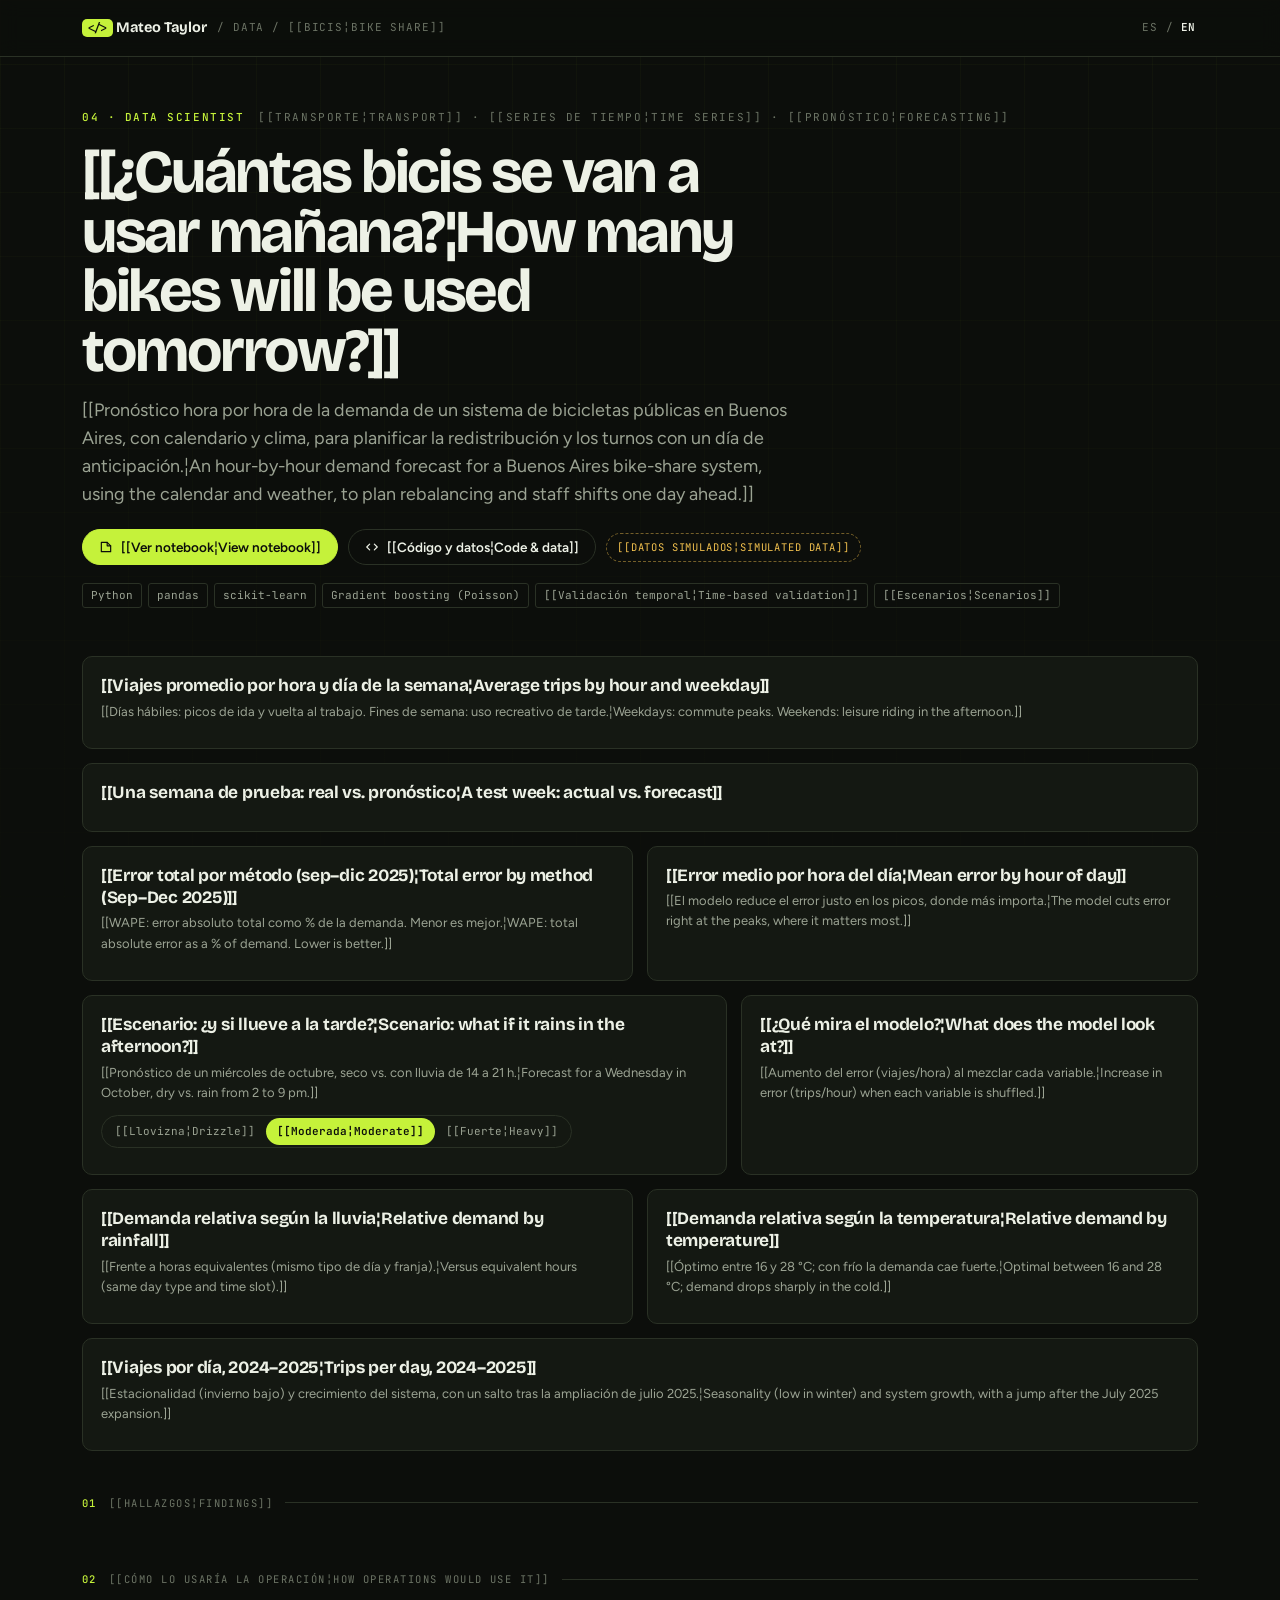
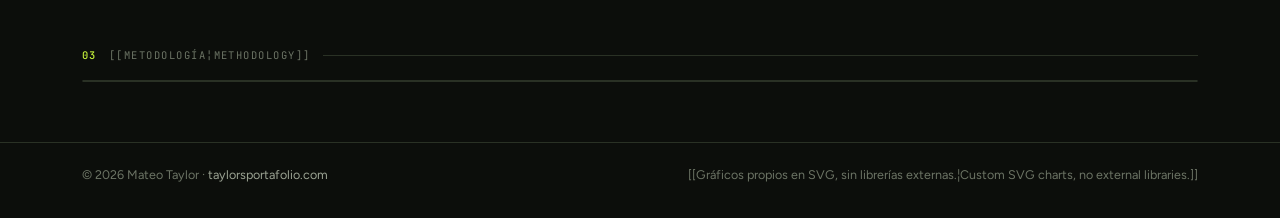
<file: data/bicis/src.html>
<!doctype html>
<html lang="es">
<head>
<meta charset="utf-8"><meta name="viewport" content="width=device-width, initial-scale=1">
<title>Bicis públicas: pronóstico de demanda — Mateo Taylor</title>
<meta name="title-en" content="Bike share: demand forecasting — Mateo Taylor">
<meta name="description" content="Pronóstico horario de demanda de bicicletas públicas en Buenos Aires con clima y calendario. Proyecto de Mateo Taylor.">
<meta name="theme-color" content="#0c0e0b">
<link rel="icon" href="../assets/favicon.svg" type="image/svg+xml">
<link rel="preconnect" href="https://fonts.googleapis.com"><link rel="preconnect" href="https://fonts.gstatic.com" crossorigin>
<link href="https://fonts.googleapis.com/css2?family=Bricolage+Grotesque:opsz,wght@12..96,600;12..96,700&family=Figtree:wght@400;500;600&family=JetBrains+Mono:wght@400;500;600&display=swap" rel="stylesheet">
<link rel="stylesheet" href="../assets/dash.css">
</head>
<body>
<div class="top"><div class="wrap">
  <div class="crumb"><a href="https://www.taylorsportafolio.com/"><b>&lt;/&gt;</b> Mateo Taylor</a><small>/ <a href="../">DATA</a> / [[BICIS¦BIKE SHARE]]</small></div>
  <div class="lang" role="group" aria-label="Idioma"><button data-lang="es" aria-pressed="true">ES</button>/<button data-lang="en" aria-pressed="false">EN</button></div>
</div></div>

<main class="wrap">
<header class="hd">
  <p class="kick"><b>04 · Data Scientist</b><span>[[Transporte¦Transport]] · [[Series de tiempo¦Time series]] · [[Pronóstico¦Forecasting]]</span></p>
  <h1>[[¿Cuántas bicis se van a usar mañana?¦How many bikes will be used tomorrow?]]</h1>
  <p class="sub">[[Pronóstico hora por hora de la demanda de un sistema de bicicletas públicas en Buenos Aires, con calendario y clima, para planificar la redistribución y los turnos con un día de anticipación.¦An hour-by-hour demand forecast for a Buenos Aires bike-share system, using the calendar and weather, to plan rebalancing and staff shifts one day ahead.]]</p>
  <div class="hd-row">
    <a class="btn pri" href="https://github.com/tutetaylor/TaylorsPortafolio/blob/main/data/projects/04-transporte-bicis/analisis.ipynb" target="_blank" rel="noopener"><svg viewBox="0 0 24 24"><path d="M4 4h10l6 6v10H4z"/><path d="M14 4v6h6"/></svg>[[Ver notebook¦View notebook]]</a>
    <a class="btn" href="https://github.com/tutetaylor/TaylorsPortafolio/tree/main/data/projects/04-transporte-bicis" target="_blank" rel="noopener"><svg viewBox="0 0 24 24"><path d="M8 7l-5 5 5 5M16 7l5 5-5 5"/></svg>[[Código y datos¦Code & data]]</a>
    <span class="note">[[Datos simulados¦Simulated data]]</span>
  </div>
  <div class="stack"><span>Python</span><span>pandas</span><span>scikit-learn</span><span>Gradient boosting (Poisson)</span><span>[[Validación temporal¦Time-based validation]]</span><span>[[Escenarios¦Scenarios]]</span></div>
</header>

<section class="kpis" id="kpis"></section>

<section class="grid">
  <article class="card w12">
    <h2>[[Viajes promedio por hora y día de la semana¦Average trips by hour and weekday]]</h2>
    <p class="cap">[[Días hábiles: picos de ida y vuelta al trabajo. Fines de semana: uso recreativo de tarde.¦Weekdays: commute peaks. Weekends: leisure riding in the afternoon.]]</p>
    <div class="tw"><div id="ch-mapa" style="min-width:640px"></div></div>
  </article>

  <article class="card w12">
    <h2>[[Una semana de prueba: real vs. pronóstico¦A test week: actual vs. forecast]]</h2>
    <p class="cap" id="cap-sem"></p>
    <div id="ch-sem" data-h="280"></div>
  </article>

  <article class="card">
    <h2>[[Error total por método (sep–dic 2025)¦Total error by method (Sep–Dec 2025)]]</h2>
    <p class="cap">[[WAPE: error absoluto total como % de la demanda. Menor es mejor.¦WAPE: total absolute error as a % of demand. Lower is better.]]</p>
    <div id="ch-mod"></div>
  </article>
  <article class="card">
    <h2>[[Error medio por hora del día¦Mean error by hour of day]]</h2>
    <p class="cap">[[El modelo reduce el error justo en los picos, donde más importa.¦The model cuts error right at the peaks, where it matters most.]]</p>
    <div id="ch-err" data-h="220"></div>
  </article>

  <article class="card w7">
    <h2>[[Escenario: ¿y si llueve a la tarde?¦Scenario: what if it rains in the afternoon?]]</h2>
    <p class="cap">[[Pronóstico de un miércoles de octubre, seco vs. con lluvia de 14 a 21 h.¦Forecast for a Wednesday in October, dry vs. rain from 2 to 9 pm.]]</p>
    <div class="ctl"><div class="seg" id="seg-esc"><button data-v="llovizna" aria-pressed="false">[[Llovizna¦Drizzle]]</button><button data-v="moderada" aria-pressed="true">[[Moderada¦Moderate]]</button><button data-v="fuerte" aria-pressed="false">[[Fuerte¦Heavy]]</button></div></div>
    <div id="ch-esc" data-h="240"></div>
    <div class="kpis" style="grid-template-columns:repeat(3,minmax(0,1fr));margin:12px 0 0" id="esc-k"></div>
  </article>
  <article class="card w5">
    <h2>[[¿Qué mira el modelo?¦What does the model look at?]]</h2>
    <p class="cap">[[Aumento del error (viajes/hora) al mezclar cada variable.¦Increase in error (trips/hour) when each variable is shuffled.]]</p>
    <div id="ch-imp"></div>
  </article>

  <article class="card">
    <h2>[[Demanda relativa según la lluvia¦Relative demand by rainfall]]</h2>
    <p class="cap">[[Frente a horas equivalentes (mismo tipo de día y franja).¦Versus equivalent hours (same day type and time slot).]]</p>
    <div id="ch-lluvia" data-h="210"></div>
  </article>
  <article class="card">
    <h2>[[Demanda relativa según la temperatura¦Relative demand by temperature]]</h2>
    <p class="cap">[[Óptimo entre 16 y 28 °C; con frío la demanda cae fuerte.¦Optimal between 16 and 28 °C; demand drops sharply in the cold.]]</p>
    <div id="ch-temp" data-h="210"></div>
  </article>

  <article class="card w12">
    <h2>[[Viajes por día, 2024–2025¦Trips per day, 2024–2025]]</h2>
    <p class="cap">[[Estacionalidad (invierno bajo) y crecimiento del sistema, con un salto tras la ampliación de julio 2025.¦Seasonality (low in winter) and system growth, with a jump after the July 2025 expansion.]]</p>
    <div id="ch-dia" data-h="230"></div>
  </article>
</section>

<section class="sec"><p class="sec-t"><b>01</b>[[Hallazgos¦Findings]]</p><div class="finds" id="finds"></div></section>
<section class="sec"><p class="sec-t"><b>02</b>[[Cómo lo usaría la operación¦How operations would use it]]</p><div class="finds" id="recs"></div></section>
<section class="sec"><p class="sec-t"><b>03</b>[[Metodología¦Methodology]]</p><dl class="method" id="method"></dl></section>
</main>

<footer><div class="wrap"><span>© 2026 Mateo Taylor · <a href="https://www.taylorsportafolio.com/">taylorsportafolio.com</a></span><span>[[Gráficos propios en SVG, sin librerías externas.¦Custom SVG charts, no external libraries.]]</span></div></footer>

<script>/*DATA*/</script>
<script src="../assets/charts.js"></script>
<script src="../assets/dash.js"></script>
<script>
(function(){
  const D = window.DATA, $ = s => document.querySelector(s);
  const DES = ['Lun','Mar','Mié','Jue','Vie','Sáb','Dom'], DEN = ['Mon','Tue','Wed','Thu','Fri','Sat','Sun'];
  const MOD = {'Gradient boosting':['Gradient boosting','Gradient boosting'],'Regresión Ridge':['Regresión Ridge','Ridge regression'],'Igual que la semana pasada':['Igual que la semana pasada','Same as last week'],'Promedio histórico':['Promedio histórico','Historical average']};
  const LLU = {'sin lluvia':'no rain','llovizna (≤1 mm)':'drizzle (≤1 mm)','moderada (1–5 mm)':'moderate (1–5 mm)','fuerte (>5 mm)':'heavy (>5 mm)'};
  const VAR = {'Hora':'Hour','Promedio 7 días, misma hora':'7-day average, same hour','Misma hora, semana anterior':'Same hour, last week','Día no laborable':'Non-working day','Lluvia (mm)':'Rain (mm)','Temperatura':'Temperature','Día de la semana':'Day of week','Feriado':'Public holiday','Viento':'Wind','Mes':'Month','Humedad':'Humidity','Tendencia':'Trend','Llueve (sí/no)':'Raining (yes/no)','Vacaciones':'Holidays'};
  const kpi = (l,v,n) => `<div class="kpi"><span>${l}</span><strong>${v}</strong>${n?`<small>${n}</small>`:''}</div>`;
  let esc = 'moderada';
  const semLab = iso => { const d = new Date(iso.slice(0,10)+'T12:00:00'), dw = (d.getDay()+6)%7; return `${L(DES,DEN)[dw]} ${iso.slice(8,10)}/${iso.slice(5,7)} ${iso.slice(11,13)}h`; };

  function escRender(){
    const E = D.escenario, I = E.intensidades[esc], hrs = Array.from({length:24},(_,h)=>h+'h');
    DC.line($('#ch-esc'), {labels:hrs, yMin:0, series:[{name:L('Día seco','Dry day'), data:E.seco, color:'#c5f23a'},{name:L('Con lluvia','With rain'), data:I.pred, color:'#5fd4c4'}], tipFmt:v=>fmt.int(v)+L(' viajes',' trips')});
    const s1 = E.seco.reduce((a,b)=>a+b,0), s2 = I.pred.reduce((a,b)=>a+b,0);
    $('#esc-k').innerHTML = kpi(L('Día seco','Dry day'), fmt.int(s1), L('viajes','trips')) + kpi(L('Con lluvia','With rain'), fmt.int(s2), fmt.dec(I.mm,1)+' mm/h') + kpi(L('Caída del día','Daily drop'), '−'+fmt.pct(I.perdida,0), L('menos bicis a redistribuir','fewer bikes to rebalance'));
  }

  function render(){
    const K = D.kpis, M = D.modelos, gb = M.find(m=>m.modelo==='Gradient boosting'), base = M.find(m=>m.modelo==='Igual que la semana pasada');
    $('#kpis').innerHTML =
      kpi(L('Viajes por día','Trips per day'), fmt.int(K.viajes_dia), '<b>+'+fmt.pct(K.crec,0)+'</b>'+L(' en 2025',' in 2025')) +
      kpi(L('Error del modelo (WAPE)','Model error (WAPE)'), fmt.pct(gb.WAPE,0), L('baseline: ','baseline: ')+fmt.pct(base.WAPE,0)) +
      kpi(L('Menos error','Error reduction'), '−'+fmt.pct(gb['mejora vs. semana pasada'],0), L('vs. "igual que la semana pasada"','vs. "same as last week"')) +
      kpi(L('Con lluvia fuerte','In heavy rain'), '−'+fmt.pct(1-K.lluvia_fuerte,0), L('de demanda vs. horas secas','demand vs. dry hours')) +
      kpi(L('Hora pico promedio','Average peak hour'), fmt.int(K.pico), L('viajes por hora · días hábiles 18 h','trips per hour · weekdays 6 pm'));

    DC.heat($('#ch-mapa'), {rows:L(DES,DEN), cols:Array.from({length:24},(_,h)=>h+'h'), values:D.mapa.valores, fmt:v=>fmt.int(v), valueName:L('viajes/hora','trips/hour'), cellH:26, labelW:44});

    const S = D.semana;
    const join = (a, y) => a.length < 2 ? a.join('') : a.slice(0,-1).join(', ') + y + a[a.length-1];
    const dl = [...new Set(S.labels.filter((l,i)=>S.lluvia[i]>1).map(l=>l.slice(8,10)+'/'+l.slice(5,7)))];
    $('#cap-sem').textContent = L(`Del ${S.labels[0].slice(8,10)}/${S.labels[0].slice(5,7)} al ${S.labels[167].slice(8,10)}/${S.labels[167].slice(5,7)}/2025. Llovió el ${join(dl,' y el ')}: el modelo anticipa la caída que el baseline no ve.`,
                                  `${S.labels[0].slice(5,7)}/${S.labels[0].slice(8,10)} to ${S.labels[167].slice(5,7)}/${S.labels[167].slice(8,10)}/2025. It rained on ${join(dl.map(x=>x.split('/').reverse().join('/')),' and ')}: the model anticipates the drop the baseline misses.`);
    DC.line($('#ch-sem'), {labels:S.labels.map(semLab), labelGap:130, yMin:0, series:[
      {name:L('Real','Actual'), data:S.real, color:'#9ba393', width:2.4},
      {name:L('Pronóstico','Forecast'), data:S.pred, color:'#c5f23a', width:1.8},
      {name:L('Igual que la semana pasada','Same as last week'), data:S.base, color:'#f2c14e', dash:true, width:1.2}], tipFmt:v=>fmt.int(v)});

    const Ms = [...M].sort((a,b)=>a.WAPE-b.WAPE);
    DC.bars($('#ch-mod'), {horizontal:true, labels:Ms.map(m=>L(...MOD[m.modelo])), labelW:180, series:[{name:'', data:Ms.map(m=>m.WAPE), colors:Ms.map(m=>m.modelo==='Gradient boosting'?'#c5f23a':m.modelo==='Regresión Ridge'?'#5fd4c4':'#6c7465')}], xFmt:v=>fmt.pct(v,1)});
    DC.line($('#ch-err'), {labels:Array.from({length:24},(_,h)=>h+'h'), yMin:0, series:[{name:'Gradient boosting', data:D.por_hora.modelo, color:'#c5f23a'},{name:L('Igual que la semana pasada','Same as last week'), data:D.por_hora.base, color:'#f2c14e', dash:true}], tipFmt:v=>fmt.int(v)+L(' viajes',' trips')});
    escRender();
    DC.bars($('#ch-imp'), {horizontal:true, labels:D.importancia.map(r=>L(r.variable,VAR[r.variable]||r.variable)), labelW:180, series:[{name:'', data:D.importancia.map(r=>Math.max(0,r.valor)), color:'#c5f23a'}], xFmt:v=>fmt.int(v)});
    DC.bars($('#ch-lluvia'), {labels:D.lluvia.labels.map(l=>L(l,LLU[l])), labelGap:80, yMax:1.2, series:[{name:L('Demanda relativa','Relative demand'), data:D.lluvia.valores, colors:['#c5f23a','#5fd4c4','#f2c14e','#e86f5a']}], yFmt:v=>Math.round(v*100)+'%', tipFmt:v=>fmt.pct(v,0)});
    DC.line($('#ch-temp'), {labels:D.temp.labels, yMin:.4, yMax:1.2, series:[{name:L('Demanda relativa','Relative demand'), data:D.temp.valores, color:'#c5f23a'}], yFmt:v=>Math.round(v*100)+'%', tipFmt:v=>fmt.pct(v,0)});
    DC.line($('#ch-dia'), {labels:D.diario.fechas.map(f=>f.slice(5,7)+'/'+f.slice(2,4)), yMin:0, series:[{name:L('Viajes del día (muestra semanal)','Daily trips (weekly sample)'), data:D.diario.viajes, color:'#3a4234', width:1.2},{name:L('Media móvil 28 días','28-day moving average'), data:D.diario.media, color:'#c5f23a', width:2.4}], yFmt:v=>(v/1000).toFixed(0)+'k', tipFmt:v=>fmt.int(v)});

    const C = D.calendario;
    const F = L([
      ['Dos usos muy distintos',`Días hábiles: ~${fmt.int(C['Día hábil'])} viajes con picos a las 8 y 18 h. Fines de semana y feriados: la mitad, de tarde.`],
      ['El clima manda','Con lluvia fuerte la demanda cae al 34% de lo normal; bajo 8 °C, un 38%.'],
      ['El modelo le gana a la regla simple','WAPE de 16% contra 26% de "igual que la semana pasada": un 39% menos de error en 4 meses no vistos.'],
      ['Un modelo lineal no alcanza','La regresión Ridge no mejora al baseline: los efectos de clima y horario se multiplican.'],
      ['La ventaja aparece cuando llueve','Con lluvia fuerte: 19% de error del modelo contra 169% del baseline, que espera una semana seca.'],
    ],[
      ['Two very different uses',`Weekdays: ~${fmt.int(C['Día hábil'])} trips peaking at 8 am and 6 pm. Weekends and holidays: half that, in the afternoon.`],
      ['Weather rules','In heavy rain demand drops to 34% of normal; below 8 °C, by 38%.'],
      ['The model beats the simple rule','WAPE of 16% vs 26% for "same as last week": 39% less error over 4 unseen months.'],
      ['A linear model isn\'t enough','Ridge regression doesn\'t beat the baseline: weather and time-of-day effects multiply.'],
      ['The edge shows when it rains','In heavy rain: 19% model error vs 169% for the baseline, which expects a dry week.'],
    ]);
    $('#finds').innerHTML = F.map((f,i)=>`<div class="find"><i>0${i+1}</i><h3>${f[0]}</h3><p>${f[1]}</p></div>`).join('');
    const R = L([
      ['Redistribución con el pronóstico de mañana','Menos camiones y personal los días de lluvia o frío; refuerzo en los picos de días hábiles.'],
      ['Alertas por clima en hora pico','Avisar con un día de anticipación cuando se espere lluvia a las 8 o a las 18 h.'],
      ['Mantenimiento en horas valle','Programar arreglos en madrugada, invierno y vacaciones de enero.'],
      ['Próximo paso: pronóstico por estación','Decidir dónde llevar las bicis, con intervalos de predicción para planificar con margen.'],
    ],[
      ['Rebalance with tomorrow\'s forecast','Fewer trucks and staff on rainy or cold days; extra capacity at weekday peaks.'],
      ['Weather alerts at peak hours','Warn a day ahead when rain is expected at 8 am or 6 pm.'],
      ['Maintenance in off-peak hours','Schedule repairs overnight, in winter and during January holidays.'],
      ['Next step: per-station forecast','Decide where to move bikes, with prediction intervals to plan with a safety margin.'],
    ]);
    $('#recs').innerHTML = R.map((f,i)=>`<div class="find rec"><i>→ 0${i+1}</i><h3>${f[0]}</h3><p>${f[1]}</p></div>`).join('');
    const MT = L([
      ['Datos','<b>Simulados</b>, inspirados en EcoBici: viajes por hora y clima, ene 2024 – dic 2025, con feriados argentinos reales.'],
      ['Partición temporal','Entrenamiento hasta ago 2025; prueba sep–dic 2025. Las variables solo usan información disponible el día anterior.'],
      ['Variables','Hora, día, mes, feriado, vacaciones, temperatura, lluvia, humedad, viento, misma hora de la semana anterior y promedio de 7 días.'],
      ['Modelos','Dos baselines, regresión Ridge con splines y <b>HistGradientBoosting</b> con pérdida de Poisson (conteos).'],
      ['Métricas','MAE, RMSE y WAPE (error total como % de la demanda), más análisis del error por hora y por lluvia.'],
    ],[
      ['Data','<b>Simulated</b>, inspired by EcoBici: hourly trips and weather, Jan 2024 – Dec 2025, with real Argentine holidays.'],
      ['Time-based split','Train through Aug 2025; test Sep–Dec 2025. Features only use information available the day before.'],
      ['Features','Hour, day, month, holiday, vacation, temperature, rain, humidity, wind, same hour last week and 7-day average.'],
      ['Models','Two baselines, Ridge regression with splines and <b>HistGradientBoosting</b> with Poisson loss (counts).'],
      ['Metrics','MAE, RMSE and WAPE (total error as % of demand), plus error analysis by hour and by rainfall.'],
    ]);
    $('#method').innerHTML = MT.map(m=>`<div><dt>${m[0]}</dt><dd>${m[1]}</dd></div>`).join('');
  }
  document.querySelectorAll('#seg-esc button').forEach(b=>b.addEventListener('click',()=>{ esc=b.dataset.v; document.querySelectorAll('#seg-esc button').forEach(x=>x.setAttribute('aria-pressed',x===b)); escRender(); }));
  document.addEventListener('langchange', render);
})();
</script>
</body>
</html>
</file>
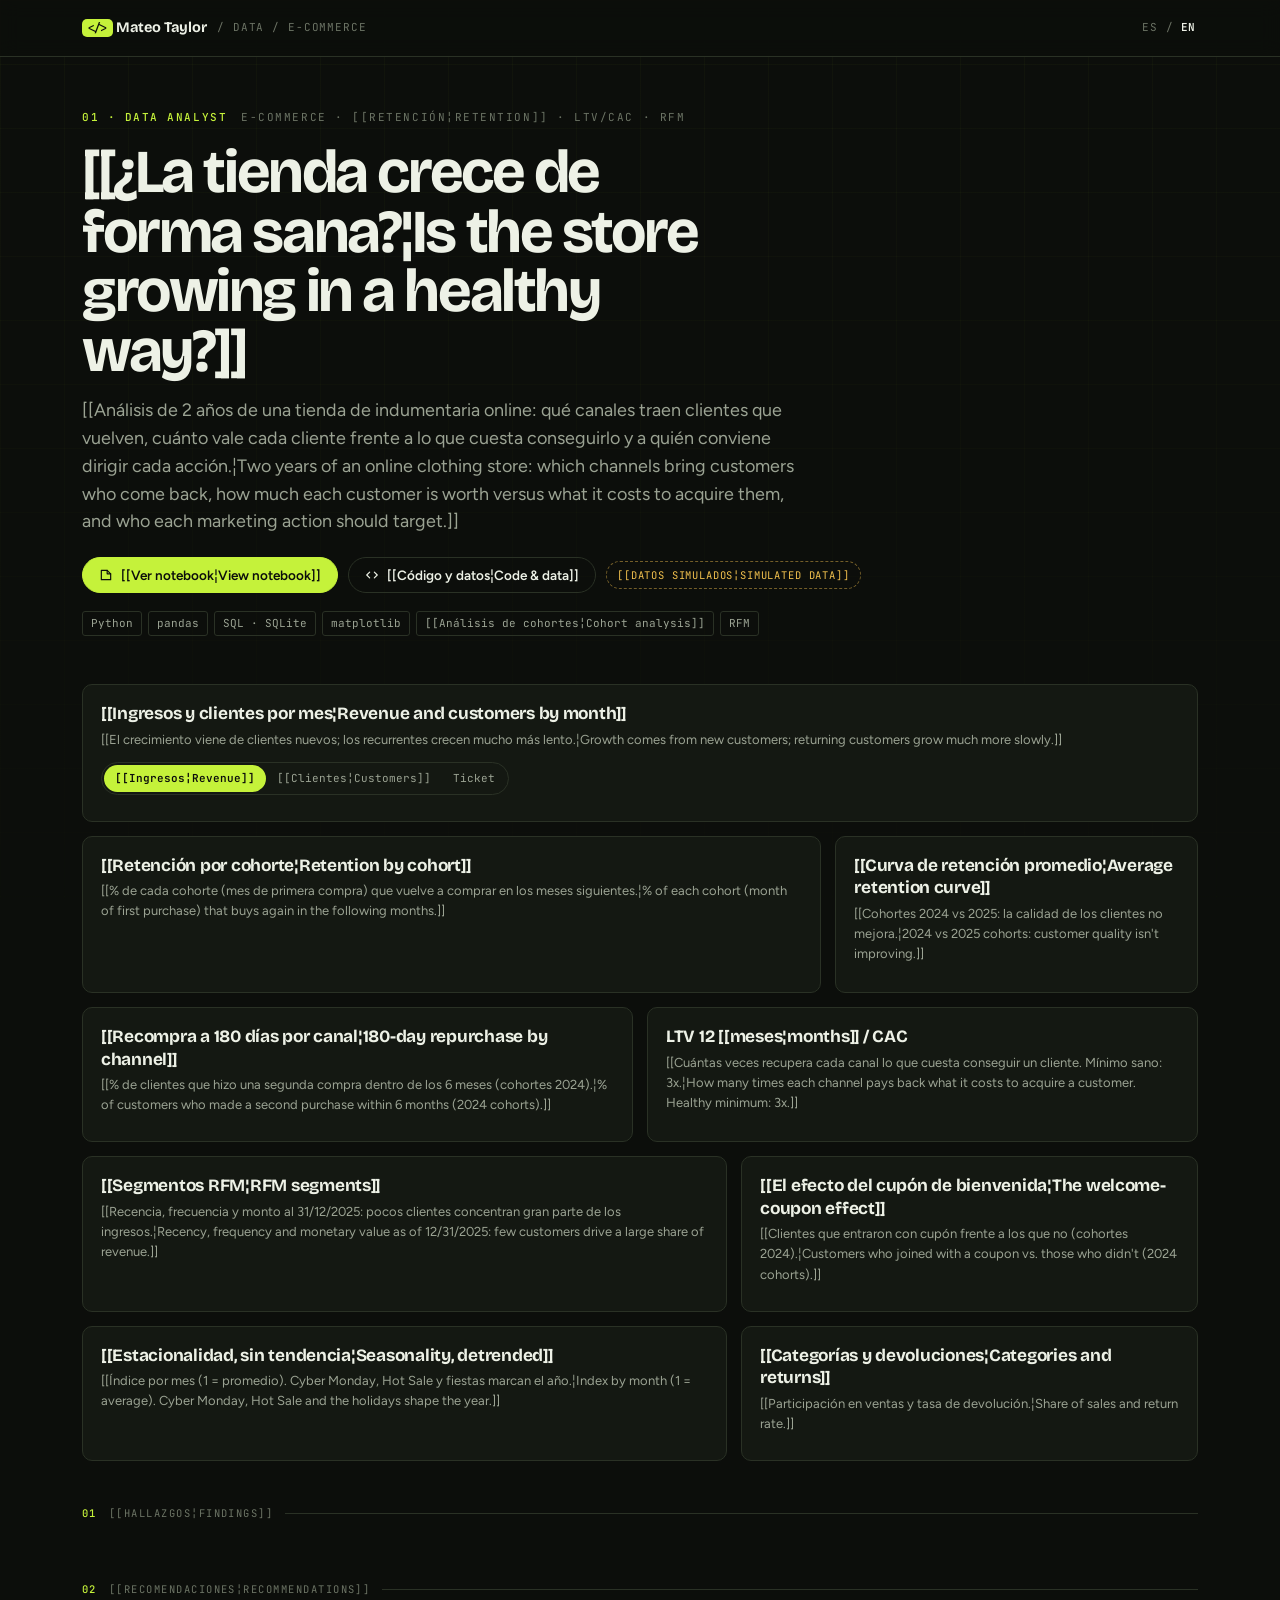
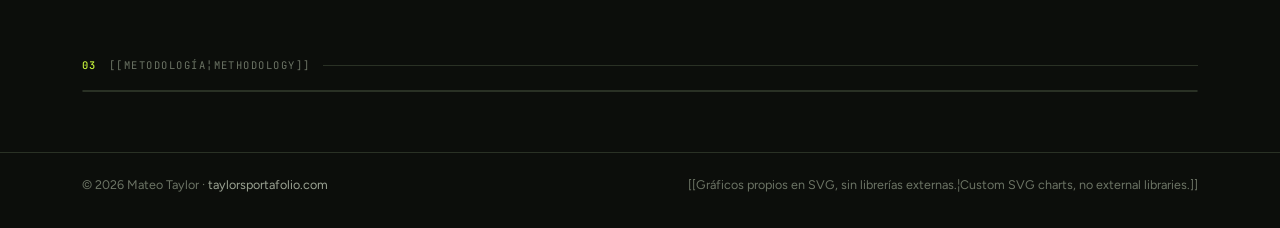
<file: data/ecommerce/src.html>
<!doctype html>
<html lang="es">
<head>
<meta charset="utf-8"><meta name="viewport" content="width=device-width, initial-scale=1">
<title>E-commerce: clientes y cohortes — Mateo Taylor</title>
<meta name="title-en" content="E-commerce: customers & cohorts — Mateo Taylor">
<meta name="description" content="Análisis de clientes, cohortes de retención, LTV/CAC por canal y segmentación RFM de una tienda online. Proyecto de Mateo Taylor.">
<meta name="theme-color" content="#0c0e0b">
<link rel="icon" href="../assets/favicon.svg" type="image/svg+xml">
<link rel="preconnect" href="https://fonts.googleapis.com"><link rel="preconnect" href="https://fonts.gstatic.com" crossorigin>
<link href="https://fonts.googleapis.com/css2?family=Bricolage+Grotesque:opsz,wght@12..96,600;12..96,700&family=Figtree:wght@400;500;600&family=JetBrains+Mono:wght@400;500;600&display=swap" rel="stylesheet">
<link rel="stylesheet" href="../assets/dash.css">
</head>
<body>
<div class="top"><div class="wrap">
  <div class="crumb"><a href="https://www.taylorsportafolio.com/"><b>&lt;/&gt;</b> Mateo Taylor</a><small>/ <a href="../">DATA</a> / E-COMMERCE</small></div>
  <div class="lang" role="group" aria-label="Idioma"><button data-lang="es" aria-pressed="true">ES</button>/<button data-lang="en" aria-pressed="false">EN</button></div>
</div></div>

<main class="wrap">
<header class="hd">
  <p class="kick"><b>01 · Data Analyst</b><span>E-commerce · [[Retención¦Retention]] · LTV/CAC · RFM</span></p>
  <h1>[[¿La tienda crece de forma sana?¦Is the store growing in a healthy way?]]</h1>
  <p class="sub">[[Análisis de 2 años de una tienda de indumentaria online: qué canales traen clientes que vuelven, cuánto vale cada cliente frente a lo que cuesta conseguirlo y a quién conviene dirigir cada acción.¦Two years of an online clothing store: which channels bring customers who come back, how much each customer is worth versus what it costs to acquire them, and who each marketing action should target.]]</p>
  <div class="hd-row">
    <a class="btn pri" href="https://github.com/tutetaylor/TaylorsPortafolio/blob/main/data/projects/01-ecommerce-cohortes/analisis.ipynb" target="_blank" rel="noopener"><svg viewBox="0 0 24 24"><path d="M4 4h10l6 6v10H4z"/><path d="M14 4v6h6"/></svg>[[Ver notebook¦View notebook]]</a>
    <a class="btn" href="https://github.com/tutetaylor/TaylorsPortafolio/tree/main/data/projects/01-ecommerce-cohortes" target="_blank" rel="noopener"><svg viewBox="0 0 24 24"><path d="M8 7l-5 5 5 5M16 7l5 5-5 5"/></svg>[[Código y datos¦Code & data]]</a>
    <span class="note">[[Datos simulados¦Simulated data]]</span>
  </div>
  <div class="stack"><span>Python</span><span>pandas</span><span>SQL · SQLite</span><span>matplotlib</span><span>[[Análisis de cohortes¦Cohort analysis]]</span><span>RFM</span></div>
</header>

<section class="kpis" id="kpis"></section>

<section class="grid">
  <article class="card w12">
    <h2 id="t-mes">[[Ingresos y clientes por mes¦Revenue and customers by month]]</h2>
    <p class="cap">[[El crecimiento viene de clientes nuevos; los recurrentes crecen mucho más lento.¦Growth comes from new customers; returning customers grow much more slowly.]]</p>
    <div class="ctl"><div class="seg" id="seg-mes"><button data-v="ing" aria-pressed="true">[[Ingresos¦Revenue]]</button><button data-v="cli" aria-pressed="false">[[Clientes¦Customers]]</button><button data-v="tic" aria-pressed="false">Ticket</button></div></div>
    <div id="ch-mes" data-h="300"></div>
  </article>

  <article class="card w8">
    <h2>[[Retención por cohorte¦Retention by cohort]]</h2>
    <p class="cap">[[% de cada cohorte (mes de primera compra) que vuelve a comprar en los meses siguientes.¦% of each cohort (month of first purchase) that buys again in the following months.]]</p>
    <div class="tw"><div id="ch-coh" style="min-width:560px"></div></div>
  </article>
  <article class="card w4">
    <h2>[[Curva de retención promedio¦Average retention curve]]</h2>
    <p class="cap">[[Cohortes 2024 vs 2025: la calidad de los clientes no mejora.¦2024 vs 2025 cohorts: customer quality isn't improving.]]</p>
    <div id="ch-curva" data-h="230"></div>
    <div class="kpis" style="margin:14px 0 0;grid-template-columns:repeat(2,minmax(0,1fr))" id="ret-kpi"></div>
  </article>

  <article class="card">
    <h2>[[Recompra a 180 días por canal¦180-day repurchase by channel]]</h2>
    <p class="cap">[[% de clientes que hizo una segunda compra dentro de los 6 meses (cohortes 2024).¦% of customers who made a second purchase within 6 months (2024 cohorts).]]</p>
    <div id="ch-rec"></div>
  </article>
  <article class="card">
    <h2>LTV 12 [[meses¦months]] / CAC</h2>
    <p class="cap">[[Cuántas veces recupera cada canal lo que cuesta conseguir un cliente. Mínimo sano: 3x.¦How many times each channel pays back what it costs to acquire a customer. Healthy minimum: 3x.]]</p>
    <div id="ch-ltv"></div>
    <div class="tw"><table class="dt" id="tb-canal"></table></div>
  </article>

  <article class="card w7">
    <h2>[[Segmentos RFM¦RFM segments]]</h2>
    <p class="cap">[[Recencia, frecuencia y monto al 31/12/2025: pocos clientes concentran gran parte de los ingresos.¦Recency, frequency and monetary value as of 12/31/2025: few customers drive a large share of revenue.]]</p>
    <div id="ch-rfm" data-h="290"></div>
  </article>
  <article class="card w5">
    <h2>[[El efecto del cupón de bienvenida¦The welcome-coupon effect]]</h2>
    <p class="cap">[[Clientes que entraron con cupón frente a los que no (cohortes 2024).¦Customers who joined with a coupon vs. those who didn't (2024 cohorts).]]</p>
    <div class="kpis" style="grid-template-columns:repeat(2,minmax(0,1fr));margin:0" id="cup"></div>
    <div id="ch-cup" data-h="170"></div>
  </article>

  <article class="card w7">
    <h2>[[Estacionalidad, sin tendencia¦Seasonality, detrended]]</h2>
    <p class="cap">[[Índice por mes (1 = promedio). Cyber Monday, Hot Sale y fiestas marcan el año.¦Index by month (1 = average). Cyber Monday, Hot Sale and the holidays shape the year.]]</p>
    <div id="ch-est" data-h="240"></div>
  </article>
  <article class="card w5">
    <h2>[[Categorías y devoluciones¦Categories and returns]]</h2>
    <p class="cap">[[Participación en ventas y tasa de devolución.¦Share of sales and return rate.]]</p>
    <div class="tw"><table class="dt" id="tb-cat"></table></div>
  </article>
</section>

<section class="sec">
  <p class="sec-t"><b>01</b>[[Hallazgos¦Findings]]</p>
  <div class="finds" id="finds"></div>
</section>
<section class="sec">
  <p class="sec-t"><b>02</b>[[Recomendaciones¦Recommendations]]</p>
  <div class="finds" id="recs"></div>
</section>
<section class="sec">
  <p class="sec-t"><b>03</b>[[Metodología¦Methodology]]</p>
  <dl class="method" id="method"></dl>
</section>
</main>

<footer><div class="wrap"><span>© 2026 Mateo Taylor · <a href="https://www.taylorsportafolio.com/">taylorsportafolio.com</a></span><span>[[Gráficos propios en SVG, sin librerías externas.¦Custom SVG charts, no external libraries.]]</span></div></footer>

<script>/*DATA*/</script>
<script src="../assets/charts.js"></script>
<script src="../assets/dash.js"></script>
<script>
(function(){
  const D = window.DATA, $ = s => document.querySelector(s);
  const MES_ES = ['Ene','Feb','Mar','Abr','May','Jun','Jul','Ago','Sep','Oct','Nov','Dic'], MES_EN = ['Jan','Feb','Mar','Apr','May','Jun','Jul','Aug','Sep','Oct','Nov','Dec'];
  const mlab = ym => { const [y,m] = ym.split('-'); return L(MES_ES,MES_EN)[+m-1] + ' ' + y.slice(2); };
  const CAN = {'Orgánico':['Orgánico','Organic'],'Paid Social':['Paid Social','Paid Social'],'Google Ads':['Google Ads','Google Ads'],'Email':['Email','Email'],'Referidos':['Referidos','Referrals']};
  const can = c => L(...(CAN[c]||[c,c]));
  const SEG = {'Campeones':'Champions','Leales':'Loyal','Prometedores':'Promising','Nuevos':'New','En riesgo':'At risk','Dormidos':'Hibernating','Necesitan atención':'Need attn.'};
  const SEG_ES = s => s==='Necesitan atención' ? 'Nec. atención' : s;
  const CAT = {'Zapatillas':'Sneakers','Camperas':'Jackets','Pantalones':'Pants','Buzos':'Sweatshirts','Remeras':'T-shirts','Accesorios':'Accessories'};
  let modo = 'ing';

  function kpi(label, value, note){ return `<div class="kpi"><span>${label}</span><strong>${value}</strong>${note?`<small>${note}</small>`:''}</div>`; }
  const delta = v => `<b class="${v<0?'neg':''}">${v>=0?'+':''}${fmt.pct(v,1)}</b>`;

  function render(){
    const K = D.kpis, ps = D.canales.find(c=>c.canal==='Paid Social');
    $('#kpis').innerHTML =
      kpi(L('Ingresos 2025','2025 revenue'), fmt.usdk(K.ingresos_2025), delta(K.crec_ingresos)+L(' vs 2024',' vs 2024')) +
      kpi(L('Pedidos 2025','2025 orders'), fmt.int(K.pedidos_2025), delta(K.crec_pedidos)+L(' vs 2024',' vs 2024')) +
      kpi(L('Ticket promedio','Average order'), fmt.usd(K.ticket_2025), delta(K.crec_ticket)+L(' · plano',' · flat')) +
      kpi(L('Clientes recurrentes','Returning customers'), fmt.pct(K.recurrentes_share,0), L('de los activos de cada mes','of each month\'s active customers')) +
      kpi(L('LTV/CAC Paid Social','Paid Social LTV/CAC'), fmt.dec(ps.ltv_cac,1)+'x', L('el canal que más crece','the fastest-growing channel'));

    // mensual
    const M = D.mensual, labs = M.mes.map(mlab);
    if (modo==='ing') DC.line($('#ch-mes'), {labels:labs, area:true, series:[{name:L('Ingresos','Revenue'), data:M.ingresos_usd}], yFmt:v=>'$'+(v/1000).toFixed(0)+'k', tipFmt:fmt.usd});
    else if (modo==='cli') DC.bars($('#ch-mes'), {labels:labs, stacked:true, series:[{name:L('Nuevos','New'), data:M.clientes_nuevos, color:'#c5f23a'},{name:L('Recurrentes','Returning'), data:M.clientes_recurrentes, color:'#5fd4c4'}], tipFmt:fmt.int});
    else DC.line($('#ch-mes'), {labels:labs, yMin:60, yMax:100, series:[{name:L('Ticket promedio','Average order'), data:M.ticket_promedio, color:'#f2c14e'}], yFmt:v=>'$'+v.toFixed(0), tipFmt:v=>fmt.usd(v)});

    // cohortes
    const C = D.cohortes, rows = C.filas.map((f,i)=>[f,C.valores[i]]).filter(r=>r[1][0]!=null);
    DC.heat($('#ch-coh'), {rows: rows.map(r=>mlab(r[0])), cols: Array.from({length:12},(_,i)=>'M'+(i+1)), values: rows.map(r=>r[1]), min:0, max:.2, showValues:true, fmt:v=>Math.round(v*100)+'%', valueName:L('retención','retention'), cellH:18, labelW:58});
    // curva 2024 vs 2025
    const avg = yr => Array.from({length:12},(_,k)=>{ const v = rows.filter(r=>r[0].startsWith(yr)).map(r=>r[1][k]).filter(x=>x!=null); return v.length? v.reduce((a,b)=>a+b,0)/v.length : null; });
    DC.line($('#ch-curva'), {labels:Array.from({length:12},(_,i)=>'M'+(i+1)), yMin:0, yMax:.2, series:[{name:L('Cohortes 2024','2024 cohorts'), data:avg('2024')},{name:L('Cohortes 2025','2025 cohorts'), data:avg('2025'), color:'#5fd4c4', dash:true}], yFmt:v=>Math.round(v*100)+'%', tipFmt:v=>fmt.pct(v,1), margin:{l:40}});
    $('#ret-kpi').innerHTML = kpi('M1–M6 · 2024', fmt.pct(K.ret_2024,1)) + kpi('M1–M6 · 2025', fmt.pct(K.ret_2025,1));

    // canales
    const cs = [...D.canales].sort((a,b)=>b.recompra_180d-a.recompra_180d);
    DC.bars($('#ch-rec'), {horizontal:true, labels:cs.map(c=>can(c.canal)), labelW:96, series:[{name:'', data:cs.map(c=>c.recompra_180d), colors:cs.map(c=>c.recompra_180d>=.4?'#c5f23a':c.recompra_180d>=.3?'#f2c14e':'#e86f5a')}], xMax:.7, xFmt:v=>fmt.pct(v,0)});
    const cl = D.canales.filter(c=>c.ltv_cac!=null).sort((a,b)=>b.ltv_cac-a.ltv_cac);
    DC.bars($('#ch-ltv'), {horizontal:true, labels:cl.map(c=>can(c.canal)), labelW:96, series:[{name:'', data:cl.map(c=>c.ltv_cac), colors:cl.map(c=>c.ltv_cac>=5?'#c5f23a':c.ltv_cac>=3?'#f2c14e':'#e86f5a')}], xFmt:v=>fmt.dec(v,1)+'x'});
    $('#tb-canal').innerHTML = `<thead><tr><th>${L('Canal','Channel')}</th><th class="num">${L('Clientes','Customers')}</th><th class="num">LTV 12m</th><th class="num">CAC</th></tr></thead><tbody>` +
      D.canales.map(c=>`<tr><td>${can(c.canal)}</td><td class="num">${fmt.int(c.clientes)}</td><td class="num">${fmt.usd(c.ltv_12m)}</td><td class="num">${c.cac==null?'—':fmt.usd(c.cac)}</td></tr>`).join('') + '</tbody>';

    // RFM
    const R = D.rfm;
    DC.bars($('#ch-rfm'), {labels:R.map(r=>L(SEG_ES(r.segmento),SEG[r.segmento])), yMax:.4, series:[{name:L('% de clientes','% of customers'), data:R.map(r=>r['% clientes']), color:'#6c7465'},{name:L('% de ingresos','% of revenue'), data:R.map(r=>r['% ingresos']), color:'#c5f23a'}], yFmt:v=>Math.round(v*100)+'%', tipFmt:v=>fmt.pct(v,1), margin:{b:34}});

    // cupón
    const sin = D.cupon.find(c=>c.grupo==='Sin cupón'), con = D.cupon.find(c=>c.grupo==='Con cupón');
    $('#cup').innerHTML = kpi(L('Recompra 180 d','180-day repurchase'), fmt.pct(con.recompra_180d,0), L('con cupón vs ','with coupon vs ')+fmt.pct(sin.recompra_180d,0)) +
                          kpi(L('LTV 12 meses','12-month LTV'), fmt.usd(con.ltv_12m), L('con cupón vs ','with coupon vs ')+fmt.usd(sin.ltv_12m));
    DC.bars($('#ch-cup'), {horizontal:true, labels:[L('Sin cupón','No coupon'),L('Con cupón','Coupon')], labelW:90, rowH:34, series:[{name:'LTV', data:[sin.ltv_12m,con.ltv_12m], colors:['#c5f23a','#e86f5a']}], xFmt:fmt.usd});

    // estacional
    DC.bars($('#ch-est'), {labels:L(MES_ES,MES_EN), series:[{name:L('Índice','Index'), data:D.estacional, colors:D.estacional.map(v=>v>=1.1?'#c5f23a':v>=.95?'#5fd4c4':'#3a4234')}], yMax:1.6, yFmt:v=>v.toFixed(1), tipFmt:v=>fmt.dec(v,2)});

    // categorías
    $('#tb-cat').innerHTML = `<thead><tr><th>${L('Categoría','Category')}</th><th class="num">${L('% ventas','% sales')}</th><th class="num">${L('Devolución','Returns')}</th></tr></thead><tbody>` +
      D.categorias.map(c=>`<tr><td>${L(c.categoria,CAT[c.categoria])}</td><td class="num">${fmt.pct(c['% ventas'],0)}</td><td class="num" style="color:${c.tasa_devolucion>=.09?'#e86f5a':'inherit'}">${fmt.pct(c.tasa_devolucion,1)}</td></tr>`).join('') + '</tbody>';

    // hallazgos y recomendaciones
    const F = L([
      ['Crece por volumen, no por fidelidad','Ingresos +71% en 2025, impulsados por pedidos y clientes nuevos. El ticket se mantuvo plano y solo el 38% de los activos son recurrentes.'],
      ['La retención no mejora','Las cohortes 2025 retienen igual que las de 2024 (≈10% entre M1 y M6): el crecimiento compra clientes nuevos en lugar de construir una base que vuelva.'],
      ['El canal que más crece retiene peor','Paid Social pasó del 26% al 36% de las altas y del 48% al 59% de la inversión, pero solo el 22% recompra y su LTV/CAC es 3,0x.'],
      ['El cupón atrae clientes de menor calidad','Con cupón: 29% de recompra y 31% menos de LTV que quienes entraron sin cupón.'],
      ['El valor está concentrado','Campeones y Leales son el 11% de los clientes y el 27% de los ingresos. Hay 266 clientes en riesgo que ya gastaron US$ 78.000.'],
    ],[
      ['Growing on volume, not loyalty','Revenue +71% in 2025, driven by orders and new customers. Average order stayed flat and only 38% of active customers are returning.'],
      ['Retention isn\'t improving','2025 cohorts retain the same as 2024 (≈10% across M1–M6): growth is buying new customers instead of building a base that comes back.'],
      ['The fastest-growing channel retains worst','Paid Social went from 26% to 36% of acquisitions and from 48% to 59% of spend, yet only 22% buy again and its LTV/CAC is 3.0x.'],
      ['Coupons bring lower-quality customers','With a coupon: 29% repurchase and 31% lower LTV than customers who joined without one.'],
      ['Value is concentrated','Champions and Loyal are 11% of customers and 27% of revenue. 266 at-risk customers have already spent US$ 78,000.'],
    ]);
    $('#finds').innerHTML = F.map((f,i)=>`<div class="find"><i>0${i+1}</i><h3>${f[0]}</h3><p>${f[1]}</p></div>`).join('');
    const RC = L([
      ['Mover presupuesto a Referidos y Email','Son los canales con mejor recompra y LTV/CAC (13x y 25x). Probar mover un 20% de Paid Social a un programa de referidos y medir las próximas cohortes.'],
      ['Premiar la segunda compra, no la primera','Reemplazar el cupón de bienvenida por un beneficio en la segunda compra.'],
      ['Reactivar a los clientes en riesgo','Campaña personalizada por categoría favorita: recuperar un cuarto de ese grupo equivale a unos US$ 20.000.'],
      ['Bajar devoluciones en Zapatillas','28% de las ventas con 11% de devoluciones: guía de talles y reseñas de calce.'],
    ],[
      ['Shift budget to Referrals and Email','They have the best repurchase and LTV/CAC (13x and 25x). Test moving 20% of Paid Social spend into a referral program and track the next cohorts.'],
      ['Reward the second purchase, not the first','Replace the welcome coupon with a second-purchase benefit.'],
      ['Win back at-risk customers','A campaign personalized by favorite category: recovering a quarter of that group is worth about US$ 20,000.'],
      ['Reduce sneaker returns','28% of sales with 11% returns: add a size guide and fit reviews.'],
    ]);
    $('#recs').innerHTML = RC.map((f,i)=>`<div class="find rec"><i>→ 0${i+1}</i><h3>${f[0]}</h3><p>${f[1]}</p></div>`).join('');
    const lp = D.limpieza;
    const MT = L([
      ['Datos', `<b>Simulados</b> con reglas de negocio plausibles: ${fmt.int(K.clientes)} clientes, ${fmt.int(D.mensual.pedidos.reduce((a,b)=>a+b,0))} pedidos válidos, ene 2024 – dic 2025.`],
      ['Limpieza', `${lp['duplicados eliminados']} pedidos duplicados, ${lp['pedidos cancelados (excluidos)']} cancelados y ${lp['pedidos con total 0 (excluidos)']} de prueba excluidos; ${lp['regiones normalizadas']} regiones normalizadas.`],
      ['Cohortes y LTV', 'Cohorte = mes de primera compra. LTV = ingresos del primer año por cliente; CAC = inversión del canal / clientes nuevos.'],
      ['RFM', 'Recencia en quintiles, frecuencia por cantidad de pedidos, monto en quintiles. Segmentos por reglas sobre R y F.'],
      ['Herramientas', 'Python, pandas, SQL sobre SQLite y matplotlib en el notebook; gráficos propios en SVG para este dashboard.'],
    ],[
      ['Data', `<b>Simulated</b> using plausible business rules: ${fmt.int(K.clientes)} customers, ${fmt.int(D.mensual.pedidos.reduce((a,b)=>a+b,0))} valid orders, Jan 2024 – Dec 2025.`],
      ['Cleaning', `${lp['duplicados eliminados']} duplicate orders, ${lp['pedidos cancelados (excluidos)']} cancelled and ${lp['pedidos con total 0 (excluidos)']} test orders removed; ${lp['regiones normalizadas']} regions normalized.`],
      ['Cohorts & LTV', 'Cohort = month of first purchase. LTV = first-year revenue per customer; CAC = channel spend / new customers.'],
      ['RFM', 'Recency in quintiles, frequency by order count, monetary value in quintiles. Segments from rules on R and F.'],
      ['Tools', 'Python, pandas, SQL on SQLite and matplotlib in the notebook; custom SVG charts for this dashboard.'],
    ]);
    $('#method').innerHTML = MT.map(m=>`<div><dt>${m[0]}</dt><dd>${m[1]}</dd></div>`).join('');
  }

  document.querySelectorAll('#seg-mes button').forEach(b=>b.addEventListener('click',()=>{ modo=b.dataset.v; document.querySelectorAll('#seg-mes button').forEach(x=>x.setAttribute('aria-pressed',x===b)); render(); }));
  document.addEventListener('langchange', render);
})();
</script>
</body>
</html>
</file>
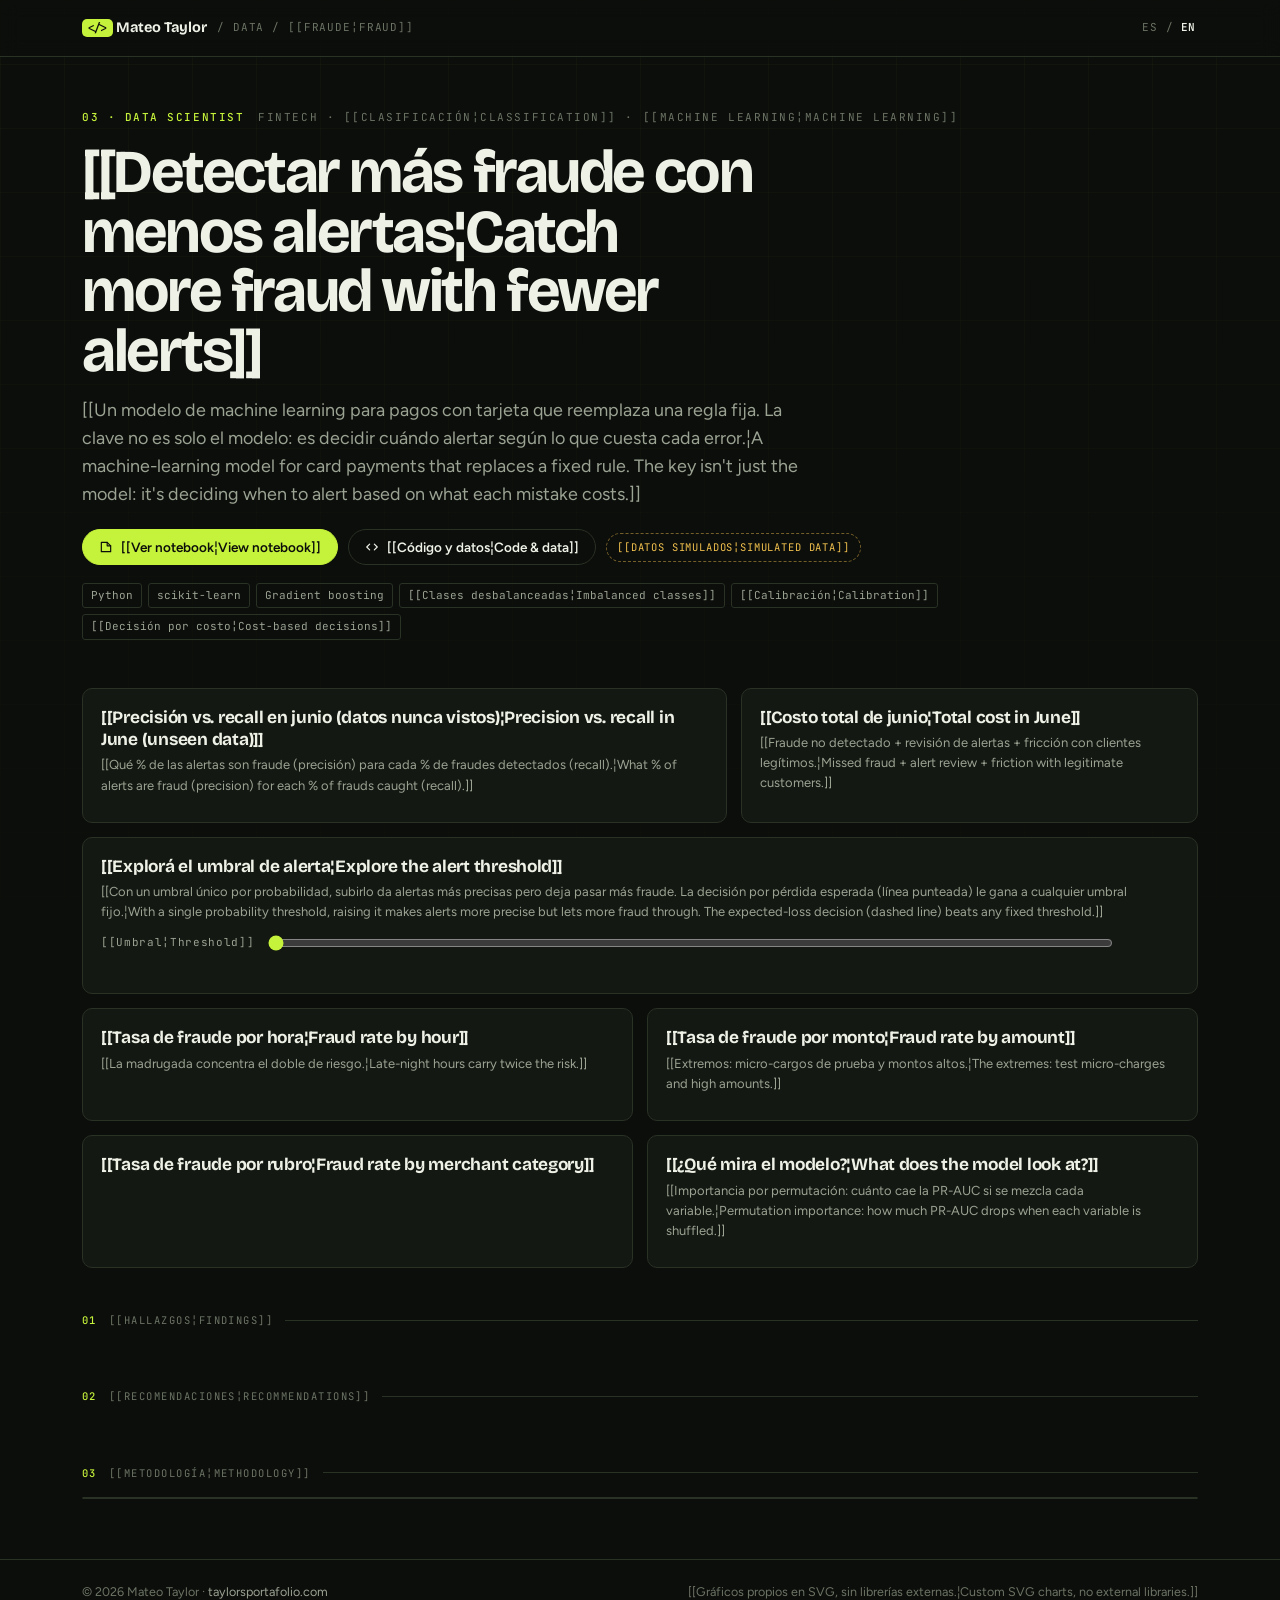
<file: data/fraude/src.html>
<!doctype html>
<html lang="es">
<head>
<meta charset="utf-8"><meta name="viewport" content="width=device-width, initial-scale=1">
<title>Fintech: detección de fraude — Mateo Taylor</title>
<meta name="title-en" content="Fintech: fraud detection — Mateo Taylor">
<meta name="description" content="Modelo de machine learning para detectar fraude en pagos con tarjeta, con umbral optimizado por costo. Proyecto de Mateo Taylor.">
<meta name="theme-color" content="#0c0e0b">
<link rel="icon" href="../assets/favicon.svg" type="image/svg+xml">
<link rel="preconnect" href="https://fonts.googleapis.com"><link rel="preconnect" href="https://fonts.gstatic.com" crossorigin>
<link href="https://fonts.googleapis.com/css2?family=Bricolage+Grotesque:opsz,wght@12..96,600;12..96,700&family=Figtree:wght@400;500;600&family=JetBrains+Mono:wght@400;500;600&display=swap" rel="stylesheet">
<link rel="stylesheet" href="../assets/dash.css">
<style>.thr-out{display:grid;grid-template-columns:repeat(5,1fr);gap:10px;margin:0 0 14px}@media (max-width:900px){.thr-out{grid-template-columns:1fr 1fr}}</style>
</head>
<body>
<div class="top"><div class="wrap">
  <div class="crumb"><a href="https://www.taylorsportafolio.com/"><b>&lt;/&gt;</b> Mateo Taylor</a><small>/ <a href="../">DATA</a> / [[FRAUDE¦FRAUD]]</small></div>
  <div class="lang" role="group" aria-label="Idioma"><button data-lang="es" aria-pressed="true">ES</button>/<button data-lang="en" aria-pressed="false">EN</button></div>
</div></div>

<main class="wrap">
<header class="hd">
  <p class="kick"><b>03 · Data Scientist</b><span>Fintech · [[Clasificación¦Classification]] · [[Machine learning¦Machine learning]]</span></p>
  <h1>[[Detectar más fraude con menos alertas¦Catch more fraud with fewer alerts]]</h1>
  <p class="sub">[[Un modelo de machine learning para pagos con tarjeta que reemplaza una regla fija. La clave no es solo el modelo: es decidir cuándo alertar según lo que cuesta cada error.¦A machine-learning model for card payments that replaces a fixed rule. The key isn't just the model: it's deciding when to alert based on what each mistake costs.]]</p>
  <div class="hd-row">
    <a class="btn pri" href="https://github.com/tutetaylor/TaylorsPortafolio/blob/main/data/projects/03-fintech-fraude/analisis.ipynb" target="_blank" rel="noopener"><svg viewBox="0 0 24 24"><path d="M4 4h10l6 6v10H4z"/><path d="M14 4v6h6"/></svg>[[Ver notebook¦View notebook]]</a>
    <a class="btn" href="https://github.com/tutetaylor/TaylorsPortafolio/tree/main/data/projects/03-fintech-fraude" target="_blank" rel="noopener"><svg viewBox="0 0 24 24"><path d="M8 7l-5 5 5 5M16 7l5 5-5 5"/></svg>[[Código y datos¦Code & data]]</a>
    <span class="note">[[Datos simulados¦Simulated data]]</span>
  </div>
  <div class="stack"><span>Python</span><span>scikit-learn</span><span>Gradient boosting</span><span>[[Clases desbalanceadas¦Imbalanced classes]]</span><span>[[Calibración¦Calibration]]</span><span>[[Decisión por costo¦Cost-based decisions]]</span></div>
</header>

<section class="kpis" id="kpis"></section>

<section class="grid">
  <article class="card w7">
    <h2>[[Precisión vs. recall en junio (datos nunca vistos)¦Precision vs. recall in June (unseen data)]]</h2>
    <p class="cap">[[Qué % de las alertas son fraude (precisión) para cada % de fraudes detectados (recall).¦What % of alerts are fraud (precision) for each % of frauds caught (recall).]]</p>
    <div id="ch-pr" data-h="300"></div>
  </article>
  <article class="card w5">
    <h2>[[Costo total de junio¦Total cost in June]]</h2>
    <p class="cap">[[Fraude no detectado + revisión de alertas + fricción con clientes legítimos.¦Missed fraud + alert review + friction with legitimate customers.]]</p>
    <div id="ch-cost"></div>
    <div class="tw"><table class="dt" id="tb-comp"></table></div>
  </article>

  <article class="card w12">
    <h2>[[Explorá el umbral de alerta¦Explore the alert threshold]]</h2>
    <p class="cap">[[Con un umbral único por probabilidad, subirlo da alertas más precisas pero deja pasar más fraude. La decisión por pérdida esperada (línea punteada) le gana a cualquier umbral fijo.¦With a single probability threshold, raising it makes alerts more precise but lets more fraud through. The expected-loss decision (dashed line) beats any fixed threshold.]]</p>
    <div class="slider"><label for="thr">[[Umbral¦Threshold]]</label><input type="range" id="thr" min="0" max="0" step="1"><output id="thr-o"></output></div>
    <div class="thr-out kpis" id="thr-k"></div>
    <div id="ch-thr" data-h="250"></div>
  </article>

  <article class="card">
    <h2>[[Tasa de fraude por hora¦Fraud rate by hour]]</h2>
    <p class="cap">[[La madrugada concentra el doble de riesgo.¦Late-night hours carry twice the risk.]]</p>
    <div id="ch-hora" data-h="220"></div>
  </article>
  <article class="card">
    <h2>[[Tasa de fraude por monto¦Fraud rate by amount]]</h2>
    <p class="cap">[[Extremos: micro-cargos de prueba y montos altos.¦The extremes: test micro-charges and high amounts.]]</p>
    <div id="ch-monto" data-h="220"></div>
  </article>
  <article class="card">
    <h2>[[Tasa de fraude por rubro¦Fraud rate by merchant category]]</h2>
    <div id="ch-rubro"></div>
  </article>
  <article class="card">
    <h2>[[¿Qué mira el modelo?¦What does the model look at?]]</h2>
    <p class="cap">[[Importancia por permutación: cuánto cae la PR-AUC si se mezcla cada variable.¦Permutation importance: how much PR-AUC drops when each variable is shuffled.]]</p>
    <div id="ch-imp"></div>
  </article>
</section>

<section class="sec"><p class="sec-t"><b>01</b>[[Hallazgos¦Findings]]</p><div class="finds" id="finds"></div></section>
<section class="sec"><p class="sec-t"><b>02</b>[[Recomendaciones¦Recommendations]]</p><div class="finds" id="recs"></div></section>
<section class="sec"><p class="sec-t"><b>03</b>[[Metodología¦Methodology]]</p><dl class="method" id="method"></dl></section>
</main>

<footer><div class="wrap"><span>© 2026 Mateo Taylor · <a href="https://www.taylorsportafolio.com/">taylorsportafolio.com</a></span><span>[[Gráficos propios en SVG, sin librerías externas.¦Custom SVG charts, no external libraries.]]</span></div></footer>

<script>/*DATA*/</script>
<script src="../assets/charts.js"></script>
<script src="../assets/dash.js"></script>
<script>
(function(){
  const D = window.DATA, $ = s => document.querySelector(s), CP = D.comparacion, CV = D.curva;
  const MOD = {'Regla actual':['Regla actual','Current rule'],'Regresión logística':['Regresión logística','Logistic regression'],'Random forest':['Random forest','Random forest'],'Gradient boosting':['Gradient boosting','Gradient boosting']};
  const RUB = {'Viajes':'Travel','Electrónica':'Electronics','E-commerce':'E-commerce','Billeteras / recargas':'Wallets / top-ups','Indumentaria':'Clothing','Suscripciones digitales':'Digital subscriptions','Combustible':'Fuel','Gastronomía':'Restaurants','Supermercado':'Supermarket'};
  const VAR = {'Transacciones en 24 h':'Transactions in 24 h','Rubro del comercio':'Merchant category','Micro-cargo':'Micro-charge','Monto vs. gasto habitual':'Amount vs. usual spend','Hora':'Hour','Monto':'Amount','Gasto medio 30 días':'30-day average spend','Dispositivo nuevo':'New device','Madrugada':'Late night','Intentos fallidos previos':'Previous failed attempts','Internacional':'International','Antigüedad de la cuenta':'Account age','Distancia al domicilio':'Distance from home','Cuenta nueva':'New account','Lejos de casa':'Far from home','Edad del titular':'Cardholder age','Canal':'Channel'};
  const kpi = (l,v,n) => `<div class="kpi"><span>${l}</span><strong>${v}</strong>${n?`<small>${n}</small>`:''}</div>`;
  const thr = $('#thr'); thr.max = CV.umbral.length - 1;
  thr.value = CV.umbral.findIndex(u => Math.abs(u - .2) < 1e-6);

  function thrUpdate(){
    const i = +thr.value;
    $('#thr-o').textContent = fmt.dec(CV.umbral[i], CV.umbral[i] < .01 ? 3 : 2);
    $('#thr-k').innerHTML = kpi(L('Alertas','Alerts'), fmt.int(CV.alertas[i]), L('regla: ','rule: ')+fmt.int(CP.regla.alertas)) +
      kpi(L('Precisión','Precision'), fmt.pct(CV.precision[i],0), L('% de alertas que son fraude','% of alerts that are fraud')) +
      kpi('Recall', fmt.pct(CV.recall[i],0), L('% de fraudes detectados','% of frauds caught')) +
      kpi(L('Monto detectado','Amount caught'), fmt.usd(CV.monto_detectado[i]), L('de ','of ')+fmt.usd(CP.nada.monto_perdido)) +
      kpi(L('Costo total','Total cost'), fmt.usd(CV.costo_total[i]), (CV.costo_total[i] > CP.modelo.costo_total ? '<b class="neg">+' + fmt.usd(CV.costo_total[i]-CP.modelo.costo_total) + '</b> ' + L('vs pérdida esperada','vs expected loss') : ''));
  }

  function render(){
    const M = D.test_metricas, ahorro = CP.regla.costo_total - CP.modelo.costo_total;
    $('#kpis').innerHTML =
      kpi(L('Transacciones con fraude','Fraudulent transactions'), fmt.pct(D.base.tasa,2), fmt.int(D.base.fraudes)+L(' de ',' of ')+fmt.int(D.base.n)) +
      kpi('PR-AUC', fmt.dec(M.ap,2), L('regla actual: ','current rule: ')+fmt.dec(D.pr['Regla actual'].ap,2)) +
      kpi(L('Ahorro vs. regla','Savings vs. rule'), '−'+fmt.pct(ahorro/CP.regla.costo_total,0), fmt.usd(ahorro)+L(' en junio',' in June')) +
      kpi(L('Fraude detectado','Fraud caught'), fmt.pct(CP.modelo['%_monto_detectado'],0)+L(' del monto',' of value'), fmt.pct(CP.modelo.recall,0)+L(' de los casos (regla: ',' of cases (rule: ')+fmt.pct(CP.regla.recall,0)+')') +
      kpi(L('Precisión de alertas','Alert precision'), fmt.pct(CP.modelo.precision,0), L('regla: ','rule: ')+fmt.pct(CP.regla.precision,0)+L(' · menos falsos bloqueos',' · fewer false blocks'));

    // PR curves interpolated on a recall grid
    const grid = Array.from({length:51},(_,k)=>k/50);
    const cols = {'Regla actual':'#e86f5a','Regresión logística':'#5fd4c4','Random forest':'#f2c14e','Gradient boosting':'#c5f23a'};
    const ser = Object.entries(D.pr).map(([n,c])=>({name:L(...MOD[n])+' · '+fmt.dec(c.ap,2), color:cols[n], dash:n==='Regla actual', width:n==='Gradient boosting'?2.6:1.6,
      data:grid.map(r=>{ let best=null; c.r.forEach((rv,i)=>{ if(rv>=r-1e-9) best = best==null? c.p[i] : Math.max(best,c.p[i]); }); return best; })}));
    DC.line($('#ch-pr'), {labels:grid.map(r=>Math.round(r*100)+'%'), yMin:0, yMax:1, series:ser, yFmt:v=>Math.round(v*100)+'%', tipFmt:v=>fmt.pct(v,0)});

    const rows = [['nada',L('Sin control','No control'),'#e86f5a'],['regla',L('Regla actual','Current rule'),'#f2c14e'],['umbral',L('Modelo · umbral único','Model · single threshold'),'#5fd4c4'],['modelo',L('Modelo · pérdida esperada','Model · expected loss'),'#c5f23a']];
    DC.bars($('#ch-cost'), {horizontal:true, labels:rows.map(r=>r[1]), labelW:176, series:[{name:'', data:rows.map(r=>CP[r[0]].costo_total), colors:rows.map(r=>r[2])}], xFmt:v=>fmt.usdk(v), tipFmt:fmt.usd});
    $('#tb-comp').innerHTML = `<thead><tr><th></th><th class="num">${L('Alertas','Alerts')}</th><th class="num">Recall</th><th class="num">${L('Precisión','Precision')}</th></tr></thead><tbody>` +
      rows.slice(1).map(r=>`<tr><td>${r[1]}</td><td class="num">${fmt.int(CP[r[0]].alertas)}</td><td class="num">${fmt.pct(CP[r[0]].recall,0)}</td><td class="num">${fmt.pct(CP[r[0]].precision,0)}</td></tr>`).join('')+'</tbody>';

    DC.line($('#ch-thr'), {labels:CV.umbral.map(u=>fmt.dec(u,u<.01?3:2)), series:[
      {name:L('Costo con umbral único','Cost with single threshold'), data:CV.costo_total, color:'#5fd4c4'},
      {name:L('Pérdida esperada','Expected loss'), data:CV.umbral.map(()=>CP.modelo.costo_total), color:'#c5f23a', dash:true},
      {name:L('Regla actual','Current rule'), data:CV.umbral.map(()=>CP.regla.costo_total), color:'#f2c14e', dash:true}],
      yMin:0, yFmt:v=>'$'+(v/1000).toFixed(0)+'k', tipFmt:fmt.usd});
    thrUpdate();

    DC.bars($('#ch-hora'), {labels:D.hora.map((_,h)=>String(h)), series:[{name:L('Tasa de fraude','Fraud rate'), data:D.hora, colors:D.hora.map((_,h)=>h<6?'#e86f5a':'#3a4234')}], yFmt:v=>fmt.pct(v,1), tipFmt:v=>fmt.pct(v,2)});
    DC.bars($('#ch-monto'), {labels:D.tramos.labels, labelGap:44, series:[{name:L('Tasa de fraude','Fraud rate'), data:D.tramos.tasa, colors:D.tramos.tasa.map(v=>v>.02?'#e86f5a':'#3a4234')}], yFmt:v=>fmt.pct(v,0), tipFmt:v=>fmt.pct(v,2)});
    DC.bars($('#ch-rubro'), {horizontal:true, labels:D.rubro.map(r=>L(r.rubro,RUB[r.rubro])), labelW:160, series:[{name:'', data:D.rubro.map(r=>r.tasa), colors:D.rubro.map(r=>r.tasa>.02?'#e86f5a':'#6c7465')}], xFmt:v=>fmt.pct(v,1)});
    DC.bars($('#ch-imp'), {horizontal:true, labels:D.importancia.map(r=>L(r.variable,VAR[r.variable]||r.variable)), labelW:170, series:[{name:'', data:D.importancia.map(r=>Math.max(0,r.importancia)), color:'#c5f23a'}], xFmt:v=>fmt.dec(v,3)});

    const F = L([
      ['La regla actual casi no ordena el riesgo','PR-AUC 0,03: marca todo lo que supera US$ 300 y deja pasar el 61% de los fraudes.'],
      ['Gradient boosting gana','PR-AUC 0,57 y ROC-AUC 0,96 en un mes que nunca vio, con probabilidades bien calibradas.'],
      ['El umbral importa tanto como el modelo','Con un umbral único el ahorro es de 8%; decidiendo por pérdida esperada, de 24% (~US$ 42.000 al año).'],
      ['Alertas el doble de precisas','15% de las alertas son fraude (regla: 7%): menos clientes bloqueados sin motivo.'],
      ['Las ráfagas delatan el fraude','6 o más transacciones en 24 horas multiplican por 16 la tasa de fraude; los micro-cargos de prueba son el 19% de los casos.'],
    ],[
      ['The current rule barely ranks risk','PR-AUC 0.03: it flags everything above US$ 300 and lets 61% of frauds through.'],
      ['Gradient boosting wins','PR-AUC 0.57 and ROC-AUC 0.96 on a month it never saw, with well-calibrated probabilities.'],
      ['The threshold matters as much as the model','A single threshold saves 8%; deciding by expected loss saves 24% (~US$ 42,000 a year).'],
      ['Alerts twice as precise','15% of alerts are fraud (rule: 7%): fewer customers blocked for no reason.'],
      ['Bursts give fraud away','6+ transactions in 24 hours multiply the fraud rate by 16; test micro-charges are 19% of cases.'],
    ]);
    $('#finds').innerHTML = F.map((f,i)=>`<div class="find"><i>0${i+1}</i><h3>${f[0]}</h3><p>${f[1]}</p></div>`).join('');
    const R = L([
      ['Pasar el modelo a producción en modo sombra','2 a 4 semanas puntuando sin bloquear, para confirmar el ahorro con datos reales.'],
      ['Bloqueo automático de ráfagas','Ráfagas con micro-cargos: el patrón más claro de prueba de tarjetas robadas.'],
      ['Monitoreo mensual','PR-AUC, calibración y deriva de variables; reentrenar cuando el fraude cambie de táctica.'],
      ['Validar los costos con negocio','El criterio de alerta se ajusta solo si cambia el costo de revisar o de la fricción.'],
    ],[
      ['Deploy in shadow mode','2–4 weeks scoring without blocking, to confirm the savings on real data.'],
      ['Auto-block bursts','Bursts with micro-charges: the clearest pattern of stolen-card testing.'],
      ['Monthly monitoring','PR-AUC, calibration and feature drift; retrain when fraud changes tactics.'],
      ['Validate costs with the business','The alert criterion adjusts automatically if review or friction costs change.'],
    ]);
    $('#recs').innerHTML = R.map((f,i)=>`<div class="find rec"><i>→ 0${i+1}</i><h3>${f[0]}</h3><p>${f[1]}</p></div>`).join('');
    const c = D.costos;
    const MT = L([
      ['Datos',`<b>Simulados:</b> ${fmt.int(D.base.n)} transacciones de ene–jun 2025 con ${fmt.pct(D.base.tasa,1)} de fraude.`],
      ['Partición temporal','Entrenamiento ene–abr, validación may (modelo y umbral), prueba jun (una sola evaluación).'],
      ['Modelos','Regla actual vs. regresión logística, random forest y <b>HistGradientBoosting</b> (scikit-learn).'],
      ['Métrica','PR-AUC (precisión promedio): adecuada para clases muy desbalanceadas, a diferencia del accuracy.'],
      ['Costos',`Fraude perdido: monto + US$ ${c.gestion}. Revisión: US$ ${c.revision} por alerta. Fricción: US$ ${c.friccion} por falso positivo.`],
      ['Decisión','Alertar si p·(monto+15) > 3 + (1−p)·5. Requiere probabilidades calibradas: verificado en validación.'],
    ],[
      ['Data',`<b>Simulated:</b> ${fmt.int(D.base.n)} transactions, Jan–Jun 2025, with ${fmt.pct(D.base.tasa,1)} fraud.`],
      ['Time-based split','Train Jan–Apr, validation May (model & threshold), test June (evaluated once).'],
      ['Models','Current rule vs. logistic regression, random forest and <b>HistGradientBoosting</b> (scikit-learn).'],
      ['Metric','PR-AUC (average precision): suited to highly imbalanced classes, unlike accuracy.'],
      ['Costs',`Missed fraud: amount + US$ ${c.gestion}. Review: US$ ${c.revision} per alert. Friction: US$ ${c.friccion} per false positive.`],
      ['Decision','Alert if p·(amount+15) > 3 + (1−p)·5. Requires calibrated probabilities: verified on validation.'],
    ]);
    $('#method').innerHTML = MT.map(m=>`<div><dt>${m[0]}</dt><dd>${m[1]}</dd></div>`).join('');
  }
  thr.addEventListener('input', thrUpdate);
  document.addEventListener('langchange', render);
})();
</script>
</body>
</html>
</file>
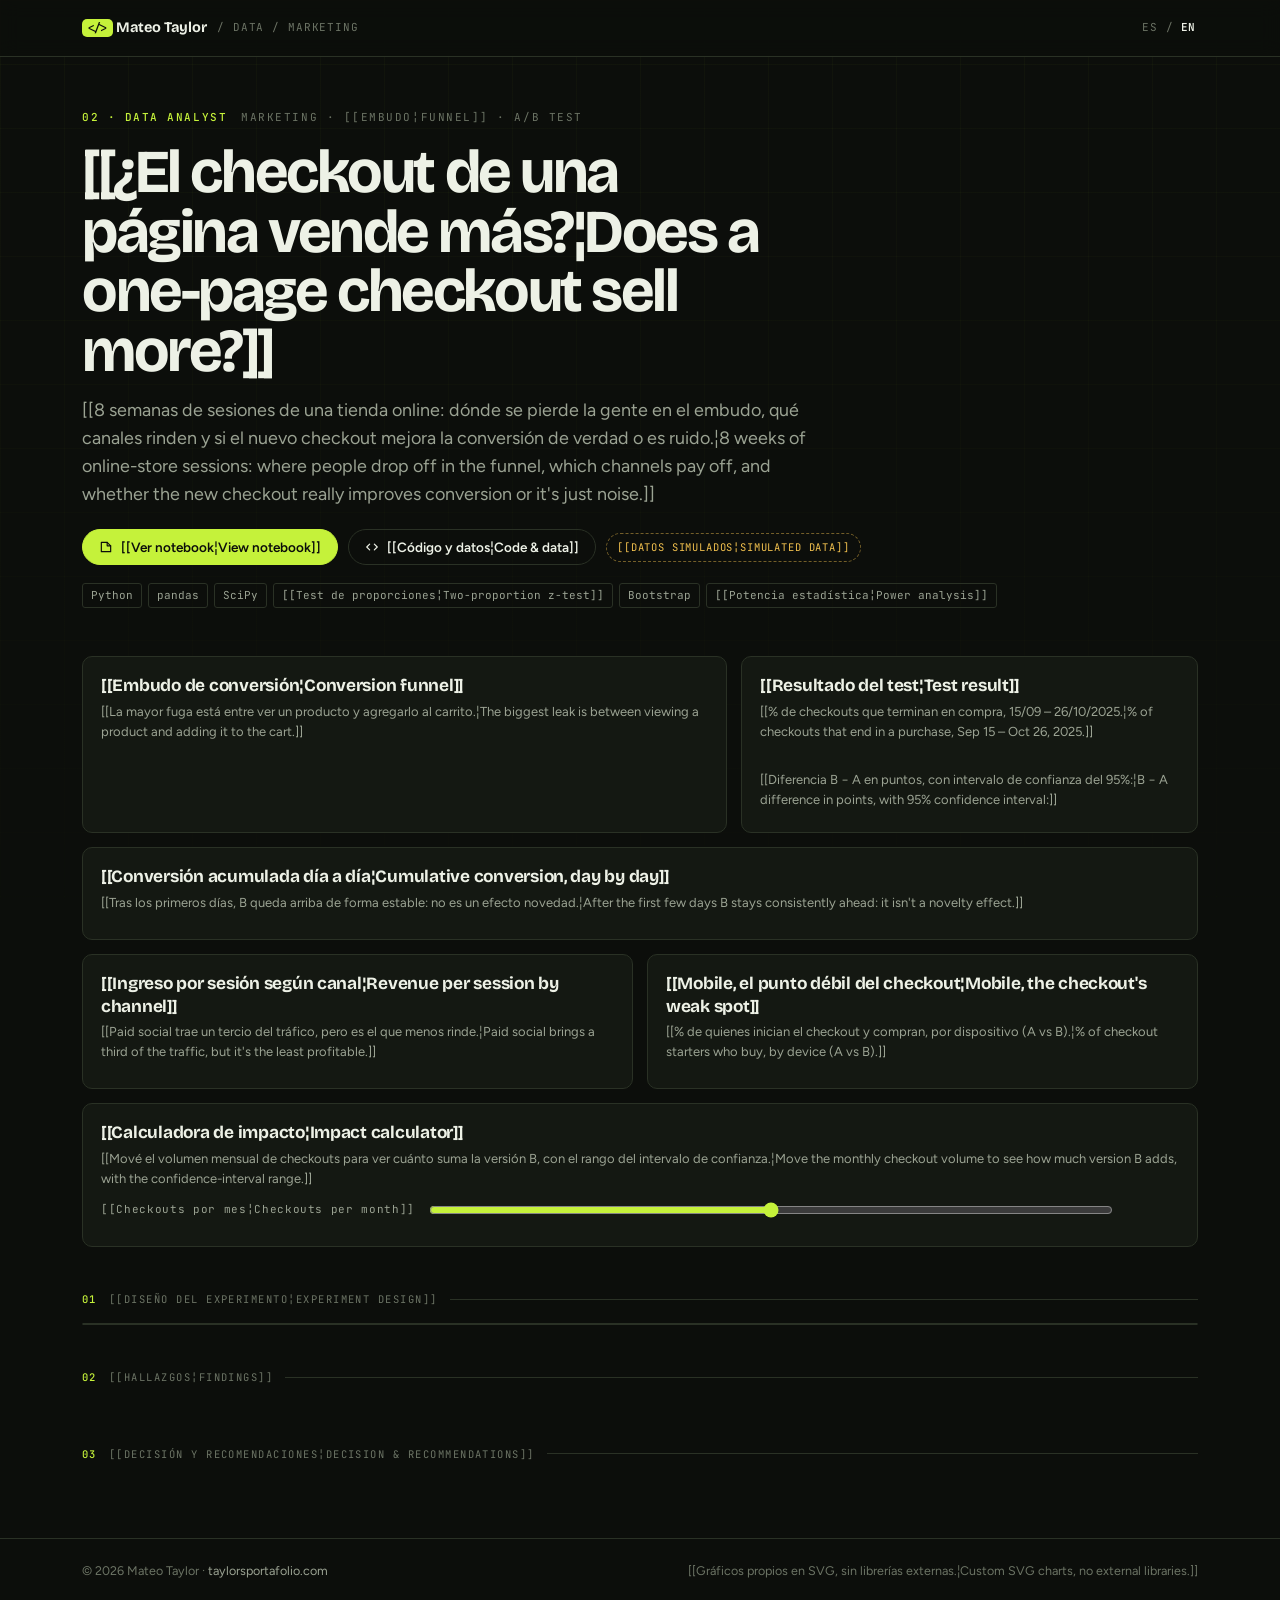
<file: data/marketing/src.html>
<!doctype html>
<html lang="es">
<head>
<meta charset="utf-8"><meta name="viewport" content="width=device-width, initial-scale=1">
<title>Marketing: embudo y A/B test — Mateo Taylor</title>
<meta name="title-en" content="Marketing: funnel & A/B test — Mateo Taylor">
<meta name="description" content="Análisis del embudo de conversión por canal y dispositivo, y A/B test del checkout con significancia estadística. Proyecto de Mateo Taylor.">
<meta name="theme-color" content="#0c0e0b">
<link rel="icon" href="../assets/favicon.svg" type="image/svg+xml">
<link rel="preconnect" href="https://fonts.googleapis.com"><link rel="preconnect" href="https://fonts.gstatic.com" crossorigin>
<link href="https://fonts.googleapis.com/css2?family=Bricolage+Grotesque:opsz,wght@12..96,600;12..96,700&family=Figtree:wght@400;500;600&family=JetBrains+Mono:wght@400;500;600&display=swap" rel="stylesheet">
<link rel="stylesheet" href="../assets/dash.css">
<style>
.ab{display:grid;grid-template-columns:1fr 1fr;gap:10px;margin-bottom:16px}
.ab div{border:1px solid var(--line);border-radius:10px;padding:14px}
.ab div.win{border-color:color-mix(in srgb,var(--acc) 55%,transparent);background:color-mix(in srgb,var(--acc) 6%,transparent)}
.ab span{font-family:var(--mono);font-size:10px;letter-spacing:.12em;text-transform:uppercase;color:var(--dim)}
.ab strong{display:block;font-family:var(--display);font-size:2rem;font-weight:700;letter-spacing:-.03em;line-height:1.15}
.ab small{color:var(--muted);font-size:12.5px}
.forest{display:grid;gap:12px;margin-top:6px}
.fr{display:grid;grid-template-columns:70px 1fr 66px;align-items:center;gap:10px;font-size:13px}
.fr .lab{color:var(--muted)}
.fr .val{font-family:var(--mono);font-size:12px;text-align:right}
.fr .bar{position:relative;height:22px}
.fr .zero{position:absolute;top:-4px;bottom:-4px;width:1px;background:var(--muted)}
.fr .ci{position:absolute;top:9px;height:4px;border-radius:2px}
.fr .pt{position:absolute;top:5px;width:12px;height:12px;border-radius:50%;margin-left:-6px}
.scale{display:flex;justify-content:space-between;font-family:var(--mono);font-size:10px;color:var(--dim);margin-left:80px;margin-right:76px}
.calc-out{display:grid;grid-template-columns:repeat(3,minmax(0,1fr));gap:10px}
@media (max-width:560px){.calc-out{grid-template-columns:1fr}.ab strong{font-size:1.6rem}}
</style>
</head>
<body>
<div class="top"><div class="wrap">
  <div class="crumb"><a href="https://www.taylorsportafolio.com/"><b>&lt;/&gt;</b> Mateo Taylor</a><small>/ <a href="../">DATA</a> / MARKETING</small></div>
  <div class="lang" role="group" aria-label="Idioma"><button data-lang="es" aria-pressed="true">ES</button>/<button data-lang="en" aria-pressed="false">EN</button></div>
</div></div>

<main class="wrap">
<header class="hd">
  <p class="kick"><b>02 · Data Analyst</b><span>Marketing · [[Embudo¦Funnel]] · A/B test</span></p>
  <h1>[[¿El checkout de una página vende más?¦Does a one-page checkout sell more?]]</h1>
  <p class="sub">[[8 semanas de sesiones de una tienda online: dónde se pierde la gente en el embudo, qué canales rinden y si el nuevo checkout mejora la conversión de verdad o es ruido.¦8 weeks of online-store sessions: where people drop off in the funnel, which channels pay off, and whether the new checkout really improves conversion or it's just noise.]]</p>
  <div class="hd-row">
    <a class="btn pri" href="https://github.com/tutetaylor/TaylorsPortafolio/blob/main/data/projects/02-marketing-ab-test/analisis.ipynb" target="_blank" rel="noopener"><svg viewBox="0 0 24 24"><path d="M4 4h10l6 6v10H4z"/><path d="M14 4v6h6"/></svg>[[Ver notebook¦View notebook]]</a>
    <a class="btn" href="https://github.com/tutetaylor/TaylorsPortafolio/tree/main/data/projects/02-marketing-ab-test" target="_blank" rel="noopener"><svg viewBox="0 0 24 24"><path d="M8 7l-5 5 5 5M16 7l5 5-5 5"/></svg>[[Código y datos¦Code & data]]</a>
    <span class="note">[[Datos simulados¦Simulated data]]</span>
  </div>
  <div class="stack"><span>Python</span><span>pandas</span><span>SciPy</span><span>[[Test de proporciones¦Two-proportion z-test]]</span><span>Bootstrap</span><span>[[Potencia estadística¦Power analysis]]</span></div>
</header>

<section class="kpis" id="kpis"></section>

<section class="grid">
  <article class="card w7">
    <h2>[[Embudo de conversión¦Conversion funnel]]</h2>
    <p class="cap">[[La mayor fuga está entre ver un producto y agregarlo al carrito.¦The biggest leak is between viewing a product and adding it to the cart.]]</p>
    <div id="ch-emb"></div>
  </article>
  <article class="card w5">
    <h2>[[Resultado del test¦Test result]]</h2>
    <p class="cap">[[% de checkouts que terminan en compra, 15/09 – 26/10/2025.¦% of checkouts that end in a purchase, Sep 15 – Oct 26, 2025.]]</p>
    <div class="ab" id="ab"></div>
    <p class="cap" style="margin:0 0 8px">[[Diferencia B − A en puntos, con intervalo de confianza del 95%:¦B − A difference in points, with 95% confidence interval:]]</p>
    <div class="forest" id="forest"></div>
    <div class="scale" id="scale"></div>
  </article>

  <article class="card w12">
    <h2>[[Conversión acumulada día a día¦Cumulative conversion, day by day]]</h2>
    <p class="cap">[[Tras los primeros días, B queda arriba de forma estable: no es un efecto novedad.¦After the first few days B stays consistently ahead: it isn't a novelty effect.]]</p>
    <div id="ch-acum" data-h="260"></div>
  </article>

  <article class="card">
    <h2>[[Ingreso por sesión según canal¦Revenue per session by channel]]</h2>
    <p class="cap">[[Paid social trae un tercio del tráfico, pero es el que menos rinde.¦Paid social brings a third of the traffic, but it's the least profitable.]]</p>
    <div id="ch-can"></div>
    <div class="tw"><table class="dt" id="tb-can"></table></div>
  </article>
  <article class="card">
    <h2>[[Mobile, el punto débil del checkout¦Mobile, the checkout's weak spot]]</h2>
    <p class="cap">[[% de quienes inician el checkout y compran, por dispositivo (A vs B).¦% of checkout starters who buy, by device (A vs B).]]</p>
    <div id="ch-disp" data-h="240"></div>
  </article>

  <article class="card w12">
    <h2>[[Calculadora de impacto¦Impact calculator]]</h2>
    <p class="cap">[[Mové el volumen mensual de checkouts para ver cuánto suma la versión B, con el rango del intervalo de confianza.¦Move the monthly checkout volume to see how much version B adds, with the confidence-interval range.]]</p>
    <div class="slider"><label for="vol">[[Checkouts por mes¦Checkouts per month]]</label><input type="range" id="vol" min="1000" max="20000" step="100"><output id="vol-o"></output></div>
    <div class="calc-out kpis" style="margin:0" id="calc"></div>
  </article>
</section>

<section class="sec">
  <p class="sec-t"><b>01</b>[[Diseño del experimento¦Experiment design]]</p>
  <dl class="method" id="design"></dl>
</section>
<section class="sec">
  <p class="sec-t"><b>02</b>[[Hallazgos¦Findings]]</p>
  <div class="finds" id="finds"></div>
</section>
<section class="sec">
  <p class="sec-t"><b>03</b>[[Decisión y recomendaciones¦Decision & recommendations]]</p>
  <div class="finds" id="recs"></div>
</section>
</main>

<footer><div class="wrap"><span>© 2026 Mateo Taylor · <a href="https://www.taylorsportafolio.com/">taylorsportafolio.com</a></span><span>[[Gráficos propios en SVG, sin librerías externas.¦Custom SVG charts, no external libraries.]]</span></div></footer>

<script>/*DATA*/</script>
<script src="../assets/charts.js"></script>
<script src="../assets/dash.js"></script>
<script>
(function(){
  const D = window.DATA, T = D.test, $ = s => document.querySelector(s);
  const ETAPA = {'Sesiones':'Sessions','Vio un producto':'Viewed a product','Agregó al carrito':'Added to cart','Inició checkout':'Started checkout','Compró':'Purchased'};
  const DISP = {mobile:['Mobile','Mobile'],desktop:['Desktop','Desktop'],tablet:['Tablet','Tablet']};
  const pp = v => (v>=0?'+':'') + fmt.dec(v*100,1) + ' pp';
  const kpi = (l,v,n) => `<div class="kpi"><span>${l}</span><strong>${v}</strong>${n?`<small>${n}</small>`:''}</div>`;
  const vol = $('#vol'); vol.value = Math.round(D.impacto.checkouts_mes/100)*100;

  function calc(){
    const v = +vol.value, I = D.impacto, r = T.res, rp = T.rps;
    $('#vol-o').textContent = fmt.int(v);
    $('#calc').innerHTML =
      kpi(L('Compras extra por mes','Extra purchases / month'), '+'+fmt.int(v*r.diferencia), L('rango ','range ')+fmt.int(v*r.ic_bajo)+' – '+fmt.int(v*r.ic_alto)) +
      kpi(L('Ingresos extra por mes','Extra revenue / month'), fmt.usd(v*rp.dif), L('rango ','range ')+fmt.usd(v*rp.ic_bajo)+' – '+fmt.usd(v*rp.ic_alto)) +
      kpi(L('Ingresos extra por año','Extra revenue / year'), fmt.usdk(v*rp.dif*12), L('si el efecto se sostiene','if the effect holds'));
  }

  function render(){
    const E = D.embudo, r = T.res;
    $('#kpis').innerHTML =
      kpi(L('Conversión de sesiones','Session conversion'), fmt.pct(D.limpieza.cr_limpia,2), L(`${fmt.int(D.limpieza.sesiones)} sesiones sin bots`,`${fmt.int(D.limpieza.sesiones)} sessions, bots removed`)) +
      kpi(L('Fuga producto → carrito','Product → cart drop-off'), fmt.pct(1-E[2]['% de la etapa anterior'],0), L('la mayor del embudo','the largest in the funnel')) +
      kpi(L('Mejora del checkout','Checkout uplift'), pp(r.diferencia), `p ${r.p_valor<.001?'< 0,001':'= '+fmt.dec(r.p_valor,3)} · ${L('IC','CI')} ${pp(r.ic_bajo)} ${L('a','to')} ${pp(r.ic_alto)}`.replace('0,001', L('0,001','0.001'))) +
      kpi(L('Efecto en mobile','Mobile effect'), pp(T.seg.find(s=>s.dispositivo==='mobile').diferencia), L('desktop sin cambio significativo','no significant change on desktop')) +
      kpi(L('Ingresos extra por mes','Extra revenue / month'), fmt.usd(D.impacto.diferencia), L('proyección con el IC del bootstrap','projection using the bootstrap CI'));

    DC.bars($('#ch-emb'), {horizontal:true, labels:E.map(e=>L(e.etapa,ETAPA[e.etapa])), labelW:130, rowH:38,
      series:[{name:'', data:E.map(e=>e.sesiones), colors:E.map((e,i)=>i===2?'#e86f5a':'#c5f23a')}],
      xFmt:v=>fmt.int(v), tipFmt:v=>fmt.int(v)+' · '+fmt.pct(v/E[0].sesiones,1)+L(' del total',' of total')});

    $('#ab').innerHTML = `<div><span>A · ${L('control, 3 pasos','control, 3 steps')}</span><strong>${fmt.pct(r.A,1)}</strong><small>${fmt.int(T.n.A)} checkouts</small></div>
      <div class="win"><span>B · ${L('una página','one page')}</span><strong style="color:var(--acc)">${fmt.pct(r.B,1)}</strong><small>${fmt.int(T.n.B)} checkouts · ${L('mejora relativa ','relative lift ')}+${fmt.pct(r.mejora_relativa,1)}</small></div>`;
    const rows = [{...r, n:'Total'}].concat(T.seg.map(s=>({...s, n:L(...DISP[s.dispositivo])})));
    const lo = -.15, hi = .15, X = v => ((v-lo)/(hi-lo)*100).toFixed(2)+'%';
    $('#forest').innerHTML = rows.map(s=>{ const ok = s.ic_bajo>0, c = ok?'#c5f23a':'#6c7465';
      return `<div class="fr"><span class="lab">${s.n}</span><div class="bar"><i class="zero" style="left:${X(0)}"></i><i class="ci" style="left:${X(Math.max(lo,s.ic_bajo))};width:calc(${X(Math.min(hi,s.ic_alto))} - ${X(Math.max(lo,s.ic_bajo))});background:${c}"></i><i class="pt" style="left:${X(s.diferencia)};background:${c}"></i></div><span class="val" style="color:${ok?'var(--acc)':'var(--muted)'}">${pp(s.diferencia)}</span></div>`; }).join('');
    $('#scale').innerHTML = '<span>−15</span><span>0</span><span>+15 pp</span>';

    DC.line($('#ch-acum'), {labels:T.acum.fechas, yMin:.5, yMax:.7, series:[{name:L('A · control','A · control'), data:T.acum.A, color:'#6c7465'},{name:L('B · una página','B · one page'), data:T.acum.B, color:'#c5f23a'}], yFmt:v=>Math.round(v*100)+'%', tipFmt:v=>fmt.pct(v,1)});

    const C = [...D.canales].sort((a,b)=>b.ingreso_por_sesion-a.ingreso_por_sesion);
    DC.bars($('#ch-can'), {horizontal:true, labels:C.map(c=>c.canal), labelW:160, series:[{name:'', data:C.map(c=>c.ingreso_por_sesion), colors:C.map(c=>c.ingreso_por_sesion<2?'#e86f5a':'#c5f23a')}], xFmt:v=>'US$ '+fmt.dec(v,2)});
    $('#tb-can').innerHTML = `<thead><tr><th>${L('Canal','Channel')}</th><th class="num">${L('% sesiones','% sessions')}</th><th class="num">${L('% ingresos','% revenue')}</th><th class="num">${L('Conversión','Conversion')}</th></tr></thead><tbody>` +
      C.map(c=>`<tr><td>${c.canal}</td><td class="num">${fmt.pct(c['% sesiones'],0)}</td><td class="num">${fmt.pct(c['% ingresos'],0)}</td><td class="num">${fmt.pct(c.conversion,1)}</td></tr>`).join('')+'</tbody>';

    const S = T.seg;
    DC.bars($('#ch-disp'), {labels:S.map(s=>L(...DISP[s.dispositivo])), yMax:.8, series:[{name:'A · control', data:S.map(s=>s.A), color:'#6c7465'},{name:L('B · una página','B · one page'), data:S.map(s=>s.B), color:'#c5f23a'}], yFmt:v=>Math.round(v*100)+'%', tipFmt:v=>fmt.pct(v,1)});
    calc();

    const DS = L([
      ['Hipótesis','Un checkout en <b>una sola página</b> con pago express reduce el abandono, sobre todo en mobile.'],
      ['Métrica principal','% de sesiones que inician el checkout y terminan en compra. <b>Control:</b> ticket promedio.'],
      ['Muestra',`Necesaria para detectar +4 pp con 80% de potencia: <b>${fmt.int(T.n_req)}</b> por grupo. Real: <b>${fmt.int(Math.min(T.n.A,T.n.B))}</b>.`],
      ['Asignación (SRM)',`A ${fmt.int(T.n.A)} · B ${fmt.int(T.n.B)} · p = ${fmt.dec(T.p_srm,2)}: <b>división pareja</b>.`],
      ['Ticket (control)',`A ${fmt.usd(T.ticket.A)} · B ${fmt.usd(T.ticket.B)} · Mann-Whitney p = ${fmt.dec(T.ticket.p,2)}: <b>sin diferencia</b>.`],
      ['Segmentos','Corrección de Bonferroni (α = 0,0167) para las 3 comparaciones por dispositivo.'],
    ],[
      ['Hypothesis','A <b>one-page</b> checkout with express payment reduces abandonment, especially on mobile.'],
      ['Primary metric','% of sessions that start checkout and end in a purchase. <b>Guardrail:</b> average order value.'],
      ['Sample',`Needed to detect +4 pp at 80% power: <b>${fmt.int(T.n_req)}</b> per group. Actual: <b>${fmt.int(Math.min(T.n.A,T.n.B))}</b>.`],
      ['Assignment (SRM)',`A ${fmt.int(T.n.A)} · B ${fmt.int(T.n.B)} · p = ${fmt.dec(T.p_srm,2)}: <b>balanced split</b>.`],
      ['Order value (guardrail)',`A ${fmt.usd(T.ticket.A)} · B ${fmt.usd(T.ticket.B)} · Mann-Whitney p = ${fmt.dec(T.ticket.p,2)}: <b>no difference</b>.`],
      ['Segments','Bonferroni correction (α = 0.0167) for the 3 device comparisons.'],
    ]);
    $('#design').innerHTML = DS.map(m=>`<div><dt>${m[0]}</dt><dd>${m[1]}</dd></div>`).join('');
    const F = L([
      ['2,4% del tráfico eran bots','Un scraper de precios inflaba las visitas. Sin limpiarlo, la conversión se subestimaba.'],
      ['La fuga está en la página de producto','El 81% de quienes ven un producto no lo agrega al carrito; el checkout pierde al 45%.'],
      ['Paid social rinde poco','33% de las sesiones y solo 12% de los ingresos: US$ 1,14 por sesión en Instagram contra US$ 6,51 del newsletter.'],
      ['El checkout de una página gana','+5,1 pp de conversión (IC +2,6 a +7,6; p < 0,001) y +US$ 3,13 por checkout, sin bajar el ticket.'],
      ['Casi todo el efecto es mobile','+9,0 pp en mobile; en desktop y tablet la diferencia no es significativa.'],
    ],[
      ['2.4% of traffic was bots','A price scraper was inflating visits. Without removing it, conversion was underestimated.'],
      ['The leak is on the product page','81% of people who view a product don\'t add it to the cart; checkout loses 45%.'],
      ['Paid social underperforms','33% of sessions but only 12% of revenue: US$ 1.14 per session on Instagram vs US$ 6.51 from the newsletter.'],
      ['The one-page checkout wins','+5.1 pp conversion (CI +2.6 to +7.6; p < 0.001) and +US$ 3.13 per checkout, with no drop in order value.'],
      ['Almost all the effect is mobile','+9.0 pp on mobile; on desktop and tablet the difference isn\'t significant.'],
    ]);
    $('#finds').innerHTML = F.map((f,i)=>`<div class="find"><i>0${i+1}</i><h3>${f[0]}</h3><p>${f[1]}</p></div>`).join('');
    const R = L([
      ['Lanzar B para todo el tráfico','Impacto esperado: ~225 compras y ~US$ 14.000 más por mes.'],
      ['Próximo test: página de producto','Mostrar envío y cuotas arriba del botón de compra; fotos con talle real.'],
      ['Medir mejor paid social','Revisar su aporte con atribución de más largo plazo antes de recortar presupuesto.'],
      ['Filtro de bots permanente','Excluir sesiones de 0 segundos con 20+ páginas y alertar fuentes nuevas con ese patrón.'],
    ],[
      ['Roll out B to all traffic','Expected impact: ~225 purchases and ~US$ 14,000 more per month.'],
      ['Next test: product page','Show shipping and installments above the buy button; photos with real sizing.'],
      ['Measure paid social better','Review its contribution with longer-window attribution before cutting budget.'],
      ['Permanent bot filter','Exclude 0-second sessions with 20+ pages and alert on new sources with that pattern.'],
    ]);
    $('#recs').innerHTML = R.map((f,i)=>`<div class="find rec"><i>→ 0${i+1}</i><h3>${f[0]}</h3><p>${f[1]}</p></div>`).join('');
  }
  vol.addEventListener('input', calc);
  document.addEventListener('langchange', render);
})();
</script>
</body>
</html>
</file>
<file: data/assets/dash.css>
/* dash.css — estilo compartido de los dashboards (paleta Codexa Studio) */
:root{
  --bg:#0c0e0b;--surface:#141812;--surface-2:#1b2018;--line:#2a3125;--line-soft:#1d2219;
  --fg:#edf1e6;--muted:#9ba393;--dim:#6c7465;--acc:#c5f23a;--ink:#0c0e0b;
  --c1:#c5f23a;--c2:#5fd4c4;--c3:#f2c14e;--c4:#e86f5a;--c5:#9b8cf2;--c6:#6c7465;
  --display:"Bricolage Grotesque","Inter Display",system-ui,sans-serif;
  --body:"Figtree","Inter",system-ui,-apple-system,"Segoe UI",sans-serif;
  --mono:"JetBrains Mono","DejaVu Sans Mono",ui-monospace,Menlo,monospace;
  color-scheme:dark;
}
*{box-sizing:border-box;margin:0;padding:0}
html{-webkit-text-size-adjust:100%;overflow-x:clip}
body{background:var(--bg);color:var(--fg);font-family:var(--body);font-size:15px;line-height:1.55;-webkit-font-smoothing:antialiased}
body::before{content:'';position:fixed;inset:0;z-index:-1;pointer-events:none;
  background-image:linear-gradient(rgba(197,242,58,.03) 1px,transparent 1px),linear-gradient(90deg,rgba(197,242,58,.03) 1px,transparent 1px);background-size:64px 64px;
  mask-image:linear-gradient(#000,rgba(0,0,0,.2))}
a{color:inherit;text-decoration:none}
button{font:inherit;color:inherit;background:none;border:0;cursor:pointer}
:focus-visible{outline:2px solid var(--acc);outline-offset:3px;border-radius:4px}
.wrap{max-width:1180px;margin:0 auto;padding:0 clamp(16px,3.5vw,32px)}

.top{position:sticky;top:0;z-index:20;background:color-mix(in srgb,var(--bg) 86%,transparent);backdrop-filter:blur(10px);-webkit-backdrop-filter:blur(10px);border-bottom:1px solid var(--line)}
.top .wrap{display:flex;align-items:center;justify-content:space-between;gap:14px;height:56px}
.crumb{display:flex;align-items:center;gap:10px;font-family:var(--display);font-weight:700;font-size:14.5px;white-space:nowrap;overflow:hidden}
.crumb b{font-family:var(--mono);font-size:12px;font-weight:500;background:var(--acc);color:var(--ink);border-radius:5px;padding:1px 5px}
.crumb small{font-family:var(--mono);font-weight:400;font-size:11px;color:var(--dim);letter-spacing:.08em;overflow:hidden;text-overflow:ellipsis}
.crumb a:hover{color:var(--acc)}
.lang{display:flex;gap:6px;align-items:center;font-family:var(--mono);font-size:11px;color:var(--dim)}
.lang button{font-family:var(--mono);font-size:11px;letter-spacing:.06em;color:var(--dim);padding:2px}
.lang button[aria-pressed="true"]{color:var(--fg);font-weight:600}

header.hd{padding:52px 0 34px}
.kick{font-family:var(--mono);font-size:11px;letter-spacing:.14em;text-transform:uppercase;color:var(--dim);display:flex;flex-wrap:wrap;gap:6px 14px;align-items:center}
.kick b{color:var(--acc);font-weight:500}
h1{font-family:var(--display);font-weight:700;font-size:clamp(2.2rem,5.4vw,3.8rem);line-height:.98;letter-spacing:-.04em;margin:16px 0 16px;max-width:18ch}
.sub{color:var(--muted);font-size:clamp(1rem,1.5vw,1.12rem);max-width:66ch}
.hd-row{display:flex;flex-wrap:wrap;align-items:center;gap:10px;margin-top:22px}
.btn{display:inline-flex;align-items:center;gap:8px;font:600 13.5px var(--body);padding:9px 16px;border-radius:999px;border:1px solid var(--line);transition:border-color .2s,background .2s,color .2s}
.btn:hover{border-color:var(--muted)}
.btn.pri{background:var(--acc);border-color:var(--acc);color:var(--ink)}
.btn svg{width:14px;height:14px;stroke:currentColor;fill:none;stroke-width:2;stroke-linecap:round;stroke-linejoin:round}
.note{display:inline-flex;align-items:center;gap:8px;font-family:var(--mono);font-size:10.5px;letter-spacing:.08em;text-transform:uppercase;color:var(--c3);border:1px dashed rgba(242,193,78,.45);padding:5px 10px;border-radius:999px}
.stack{display:flex;flex-wrap:wrap;gap:6px;margin-top:18px}
.stack span{font-family:var(--mono);font-size:11px;color:var(--muted);border:1px solid var(--line);padding:3px 8px;border-radius:3px}

.kpis{display:grid;grid-template-columns:repeat(auto-fit,minmax(170px,1fr));gap:12px;margin-bottom:14px}
.kpi{background:var(--surface);border:1px solid var(--line);border-radius:10px;padding:16px 16px 14px;min-width:0}
.kpi span{display:block;font-family:var(--mono);font-size:10px;letter-spacing:.12em;text-transform:uppercase;color:var(--dim)}
.kpi strong{display:block;font-family:var(--display);font-weight:700;font-size:clamp(1.25rem,4.6vw,1.85rem);overflow-wrap:anywhere;letter-spacing:-.03em;margin:6px 0 2px;font-variant-numeric:tabular-nums;line-height:1.1}
.kpi small{font-size:12.5px;color:var(--muted);display:block;overflow-wrap:anywhere}
.kpi small b{color:var(--acc);font-weight:600}
.kpi small b.neg{color:var(--c4)}

.grid{display:grid;grid-template-columns:repeat(12,1fr);gap:14px}
.card{grid-column:span 6;background:var(--surface);border:1px solid var(--line);border-radius:10px;padding:18px 18px 14px;min-width:0}
.card.w12{grid-column:span 12}.card.w8{grid-column:span 8}.card.w4{grid-column:span 4}.card.w7{grid-column:span 7}.card.w5{grid-column:span 5}
.card h2{font-family:var(--display);font-weight:700;font-size:1.08rem;letter-spacing:-.015em;line-height:1.3}
.card .cap{color:var(--muted);font-size:13px;margin:4px 0 12px}
.card .ctl{display:flex;flex-wrap:wrap;gap:6px;margin:0 0 12px}
.seg{display:inline-flex;border:1px solid var(--line);border-radius:999px;padding:2px}
.seg button{font-family:var(--mono);font-size:11px;padding:5px 11px;border-radius:999px;color:var(--muted)}
.seg button[aria-pressed="true"]{background:var(--acc);color:var(--ink);font-weight:600}
@media (max-width:900px){.card,.card.w8,.card.w4,.card.w7,.card.w5{grid-column:span 12}}

.sec{margin-top:44px}
.sec-t{display:flex;align-items:center;gap:12px;font-family:var(--mono);font-size:10.5px;letter-spacing:.14em;text-transform:uppercase;color:var(--dim);margin-bottom:16px}
.sec-t b{color:var(--acc);font-weight:500}
.sec-t::after{content:'';flex:1;height:1px;background:var(--line)}
.finds{display:grid;grid-template-columns:repeat(auto-fit,minmax(190px,1fr));gap:12px}
.find{border:1px solid var(--line);border-radius:10px;padding:18px;background:color-mix(in srgb,var(--surface) 60%,transparent)}
.find i{font-style:normal;font-family:var(--mono);font-size:10.5px;color:var(--acc)}
.find h3{font-family:var(--display);font-weight:700;font-size:1.05rem;letter-spacing:-.01em;margin:8px 0 6px;line-height:1.3}
.find p{color:var(--muted);font-size:13.5px}
.find.rec{border-color:color-mix(in srgb,var(--acc) 40%,transparent)}
.method{display:grid;grid-template-columns:repeat(auto-fit,minmax(190px,1fr));gap:0;border:1px solid var(--line);border-radius:10px;overflow:hidden}
.method div{padding:16px 18px;border-right:1px solid var(--line);border-bottom:1px solid var(--line);margin:0 -1px -1px 0}
.method dt{font-family:var(--mono);font-size:10px;letter-spacing:.12em;text-transform:uppercase;color:var(--dim);margin-bottom:6px}
.method dd{font-size:13.5px;color:var(--muted)}
.method dd b{color:var(--fg);font-weight:600}

table.dt{width:100%;border-collapse:collapse;font-size:13px}
.dt th{font-family:var(--mono);font-size:10px;letter-spacing:.1em;text-transform:uppercase;color:var(--dim);font-weight:400;text-align:left;padding:8px 10px;border-bottom:1px solid var(--line)}
.dt td{padding:9px 10px;border-bottom:1px solid var(--line-soft);color:var(--muted);font-variant-numeric:tabular-nums}
.dt td:first-child{color:var(--fg);font-weight:500}
.dt tr:last-child td{border-bottom:0}
.dt .num{text-align:right}
.tw{overflow-x:auto}

.slider{display:flex;align-items:center;gap:14px;margin:4px 0 14px;flex-wrap:wrap}
.slider label{font-family:var(--mono);font-size:11px;color:var(--muted);letter-spacing:.06em}
.slider input[type=range]{flex:1;min-width:180px;accent-color:#c5f23a}
.slider output{font-family:var(--mono);font-size:14px;color:var(--acc);min-width:52px;text-align:right}

footer{margin-top:60px;border-top:1px solid var(--line);padding:22px 0 34px;color:var(--dim);font-size:12.5px}
footer .wrap{display:flex;justify-content:space-between;gap:16px;flex-wrap:wrap}
footer a{color:var(--muted)}footer a:hover{color:var(--acc)}

/* charts */
.dc-svg{display:block;width:100%;height:auto;overflow:visible}
.dc-grid line{stroke:var(--line-soft);stroke-width:1}
.dc-ax{font-family:var(--mono);font-size:10.5px;fill:var(--dim)}
.dc-lab{font-family:var(--body);font-size:12.5px;fill:var(--muted)}
.dc-val{font-family:var(--mono);font-size:11px;fill:var(--fg)}
.dc-cell{font-family:var(--mono);font-size:10.5px;fill:var(--fg)}
.dc-cell.dark{fill:#0c0e0b}
.dc-track{fill:var(--surface-2)}
.dc-guide{stroke:var(--muted);stroke-dasharray:3 3}
.dc-legend{display:flex;flex-wrap:wrap;gap:6px 16px;margin-top:8px;font-size:12px;color:var(--muted)}
.dc-legend span{display:inline-flex;align-items:center;gap:7px}
.dc-legend i{width:12px;height:3px;border-radius:2px;display:inline-block}
.dc-tip{position:fixed;left:0;top:0;z-index:99;pointer-events:none;opacity:0;transition:opacity .12s;background:#0a0c09;border:1px solid var(--line);border-radius:8px;padding:8px 11px;font-size:12px;color:var(--muted);display:flex;flex-direction:column;gap:3px;box-shadow:0 12px 30px -12px rgba(0,0,0,.7);max-width:260px}
.dc-tip b{color:var(--fg);font-weight:600}
.dc-tip span{display:flex;align-items:center;gap:6px}
.dc-tip i{width:8px;height:8px;border-radius:2px;display:inline-block}
@media (prefers-reduced-motion:reduce){*{transition:none!important}}

@media (max-width:560px){.kpi{padding:12px}.kpi span{font-size:9px;letter-spacing:.08em}}
</file>
